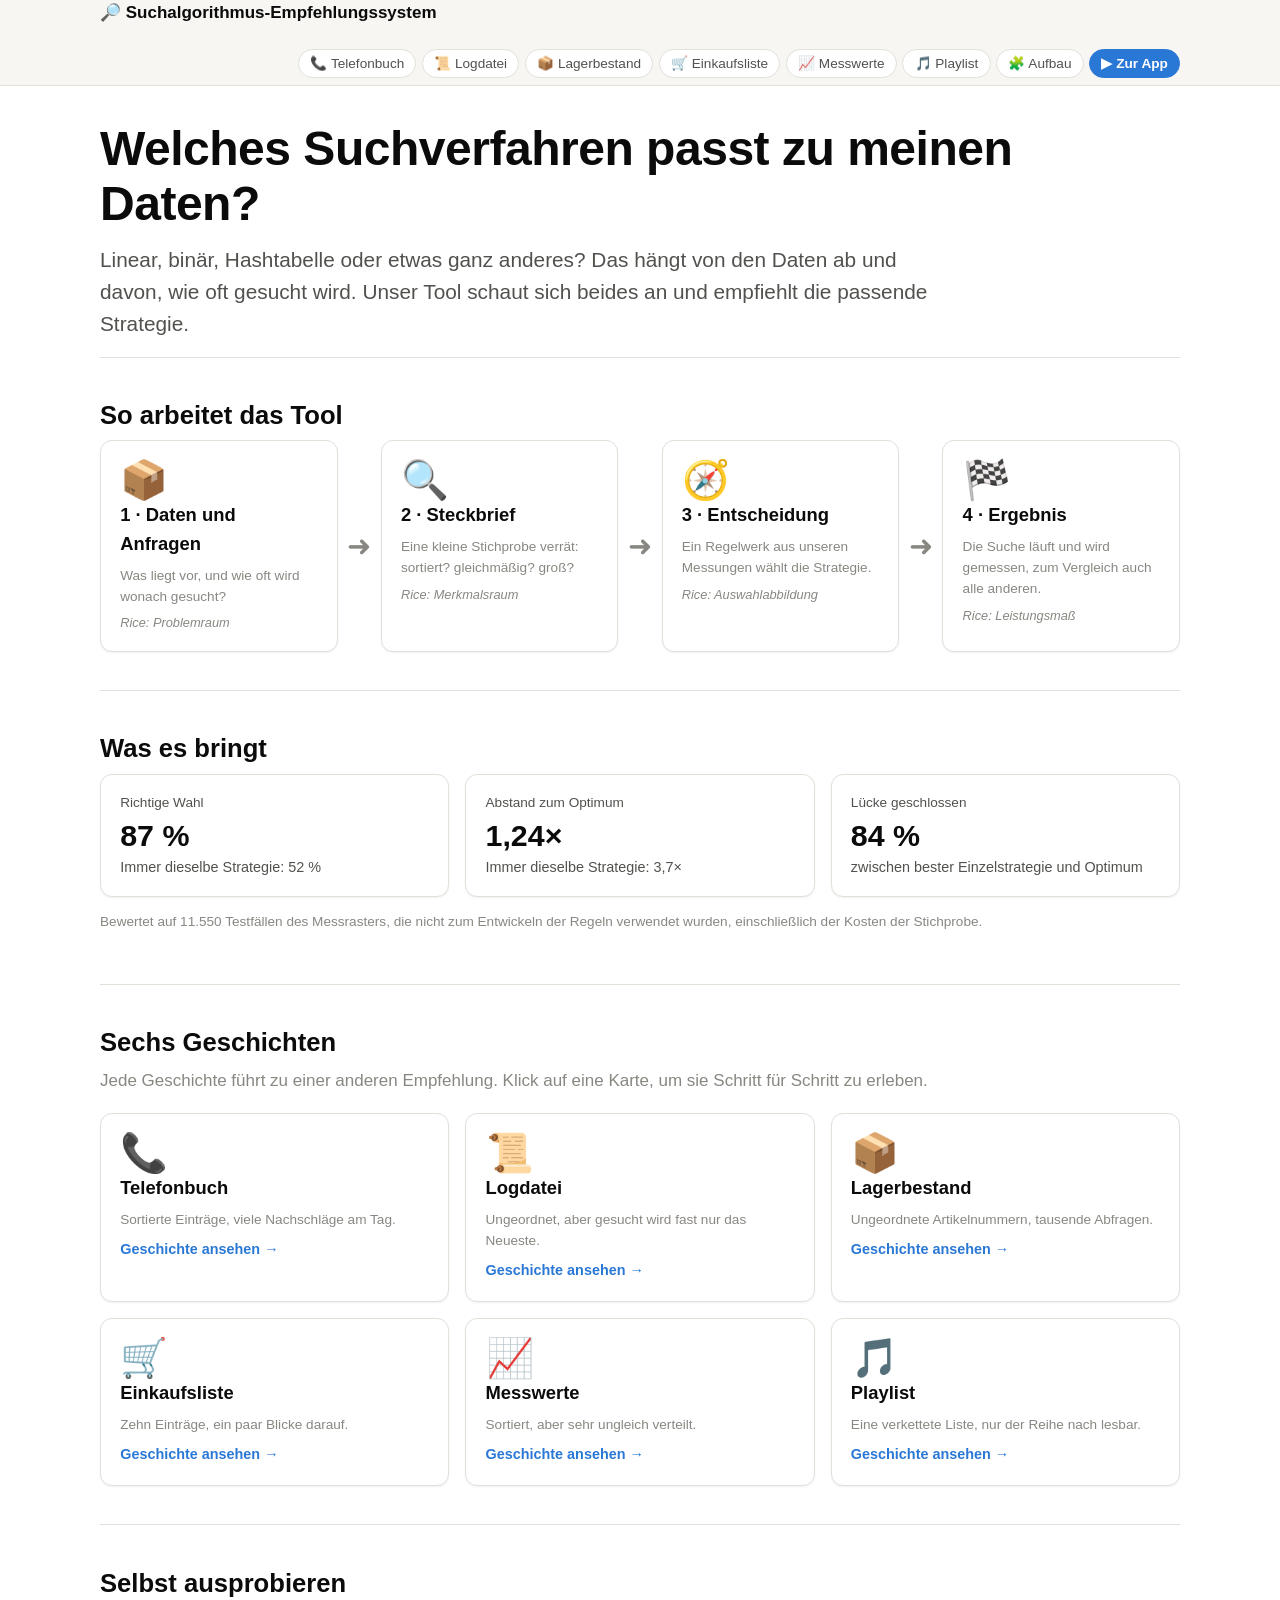
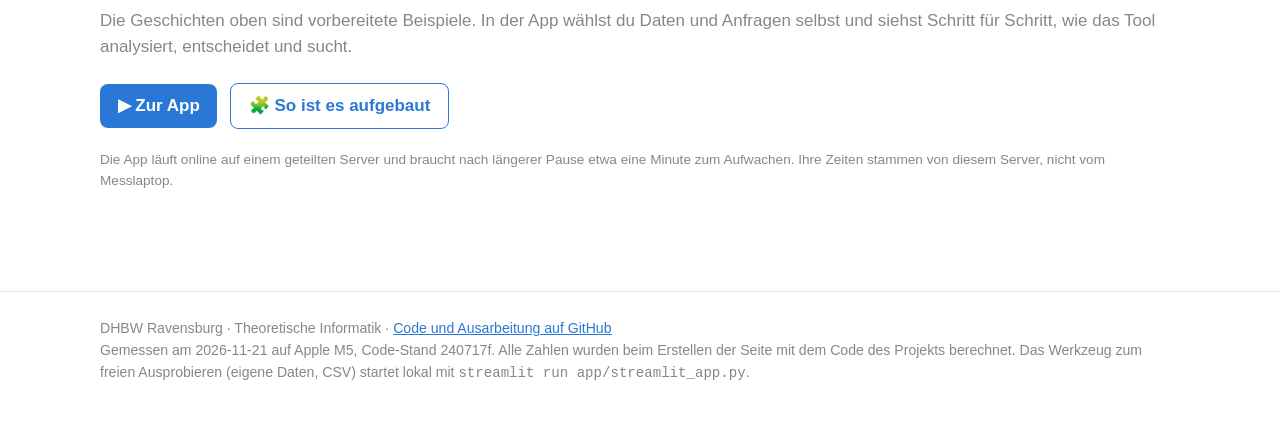
<file: site/index.html>
<!doctype html>
<html lang="de">
<head>
<meta charset="utf-8">
<meta name="viewport" content="width=device-width, initial-scale=1">
<title>Überblick · Suchalgorithmus-Empfehlungssystem</title>
<link rel="stylesheet" href="assets/style.css">
<link rel="icon" href="data:image/svg+xml,<svg xmlns='http://www.w3.org/2000/svg' viewBox='0 0 100 100'><text y='.9em' font-size='90'>🔎</text></svg>">
<script src="assets/site.js" defer></script>
</head>
<body>
<header class="topbar"><div class="wrap">
<a class="brand" href="index.html">🔎 Suchalgorithmus-Empfehlungssystem</a>
<nav class="pills"><a class="pill" href="telefonbuch.html">📞 Telefonbuch</a><a class="pill" href="logdatei.html">📜 Logdatei</a><a class="pill" href="lager.html">📦 Lagerbestand</a><a class="pill" href="einkaufsliste.html">🛒 Einkaufsliste</a><a class="pill" href="messwerte.html">📈 Messwerte</a><a class="pill" href="playlist.html">🎵 Playlist</a><a class="pill" href="aufbau.html">🧩 Aufbau</a><a class="pill app" href="https://suchalgorithmus-empfehlungssystem.streamlit.app/">▶ Zur App</a></nav>
</div></header>
<main class="wrap">

<h1>Welches Suchverfahren passt zu meinen Daten?</h1>
<p class="lead">Linear, binär, Hashtabelle oder etwas ganz anderes? Das hängt von den Daten ab und davon,
wie oft gesucht wird. Unser Tool schaut sich beides an und empfiehlt die passende Strategie.</p>
<section class="chapter"><h2>So arbeitet das Tool</h2><div class="pipeline"><div class="card"><div class="icon">📦</div><h3>1 · Daten und Anfragen</h3><div class="small">Was liegt vor, und wie oft wird wonach gesucht?</div><div class="rice">Rice: Problemraum</div></div><div class="arrow">➜</div><div class="card"><div class="icon">🔍</div><h3>2 · Steckbrief</h3><div class="small">Eine kleine Stichprobe verrät: sortiert? gleichmäßig? groß?</div><div class="rice">Rice: Merkmalsraum</div></div><div class="arrow">➜</div><div class="card"><div class="icon">🧭</div><h3>3 · Entscheidung</h3><div class="small">Ein Regelwerk aus unseren Messungen wählt die Strategie.</div><div class="rice">Rice: Auswahlabbildung</div></div><div class="arrow">➜</div><div class="card"><div class="icon">🏁</div><h3>4 · Ergebnis</h3><div class="small">Die Suche läuft und wird gemessen, zum Vergleich auch alle anderen.</div><div class="rice">Rice: Leistungsmaß</div></div></div></section>
<section class="chapter"><h2>Was es bringt</h2><div class="grid three"><div class="card"><div class="label">Richtige Wahl</div><div class="value">87 %</div><div class="verdict">Immer dieselbe Strategie: 52 %</div></div><div class="card"><div class="label">Abstand zum Optimum</div><div class="value">1,24×</div><div class="verdict">Immer dieselbe Strategie: 3,7×</div></div><div class="card"><div class="label">Lücke geschlossen</div><div class="value">84 %</div><div class="verdict">zwischen bester Einzelstrategie und Optimum</div></div></div><p class="small">Bewertet auf 11.550 Testfällen des Messrasters, die nicht zum Entwickeln der Regeln verwendet wurden, einschließlich der Kosten der Stichprobe.</p></section>
<section class="chapter"><h2>Sechs Geschichten</h2>
<p class="question">Jede Geschichte führt zu einer anderen Empfehlung. Klick auf eine Karte, um sie Schritt für Schritt zu erleben.</p>
<div class="grid three"><a class="card story-card" href="telefonbuch.html"><div class="icon">📞</div><h3>Telefonbuch</h3><div class="small">Sortierte Einträge, viele Nachschläge am Tag.</div><span class="go">Geschichte ansehen →</span></a><a class="card story-card" href="logdatei.html"><div class="icon">📜</div><h3>Logdatei</h3><div class="small">Ungeordnet, aber gesucht wird fast nur das Neueste.</div><span class="go">Geschichte ansehen →</span></a><a class="card story-card" href="lager.html"><div class="icon">📦</div><h3>Lagerbestand</h3><div class="small">Ungeordnete Artikelnummern, tausende Abfragen.</div><span class="go">Geschichte ansehen →</span></a><a class="card story-card" href="einkaufsliste.html"><div class="icon">🛒</div><h3>Einkaufsliste</h3><div class="small">Zehn Einträge, ein paar Blicke darauf.</div><span class="go">Geschichte ansehen →</span></a><a class="card story-card" href="messwerte.html"><div class="icon">📈</div><h3>Messwerte</h3><div class="small">Sortiert, aber sehr ungleich verteilt.</div><span class="go">Geschichte ansehen →</span></a><a class="card story-card" href="playlist.html"><div class="icon">🎵</div><h3>Playlist</h3><div class="small">Eine verkettete Liste, nur der Reihe nach lesbar.</div><span class="go">Geschichte ansehen →</span></a></div></section>
<section class="chapter"><h2>Selbst ausprobieren</h2>
<p class="question">Die Geschichten oben sind vorbereitete Beispiele. In der App wählst du Daten und Anfragen selbst und siehst Schritt für Schritt,
wie das Tool analysiert, entscheidet und sucht.</p>
<p><a class="button" href="https://suchalgorithmus-empfehlungssystem.streamlit.app/">▶ Zur App</a> <a class="button secondary" href="aufbau.html">🧩 So ist es aufgebaut</a></p>
<p class="small">Die App läuft online auf einem geteilten Server und braucht nach längerer Pause etwa eine Minute zum Aufwachen.
Ihre Zeiten stammen von diesem Server, nicht vom Messlaptop.</p></section>

</main>
<footer><div class="wrap">
DHBW Ravensburg · Theoretische Informatik · <a href="https://github.com/MarlonM05/Suchalgorithmus-Empfehlungssystem">Code und Ausarbeitung auf GitHub</a><br>
Gemessen am 2026-11-21 auf Apple M5, Code-Stand 240717f. Alle Zahlen wurden beim Erstellen der Seite mit dem Code des Projekts berechnet.
Das Werkzeug zum freien Ausprobieren (eigene Daten, CSV) startet lokal mit <code>streamlit run app/streamlit_app.py</code>.
</div></footer>
</body>
</html>
</file>
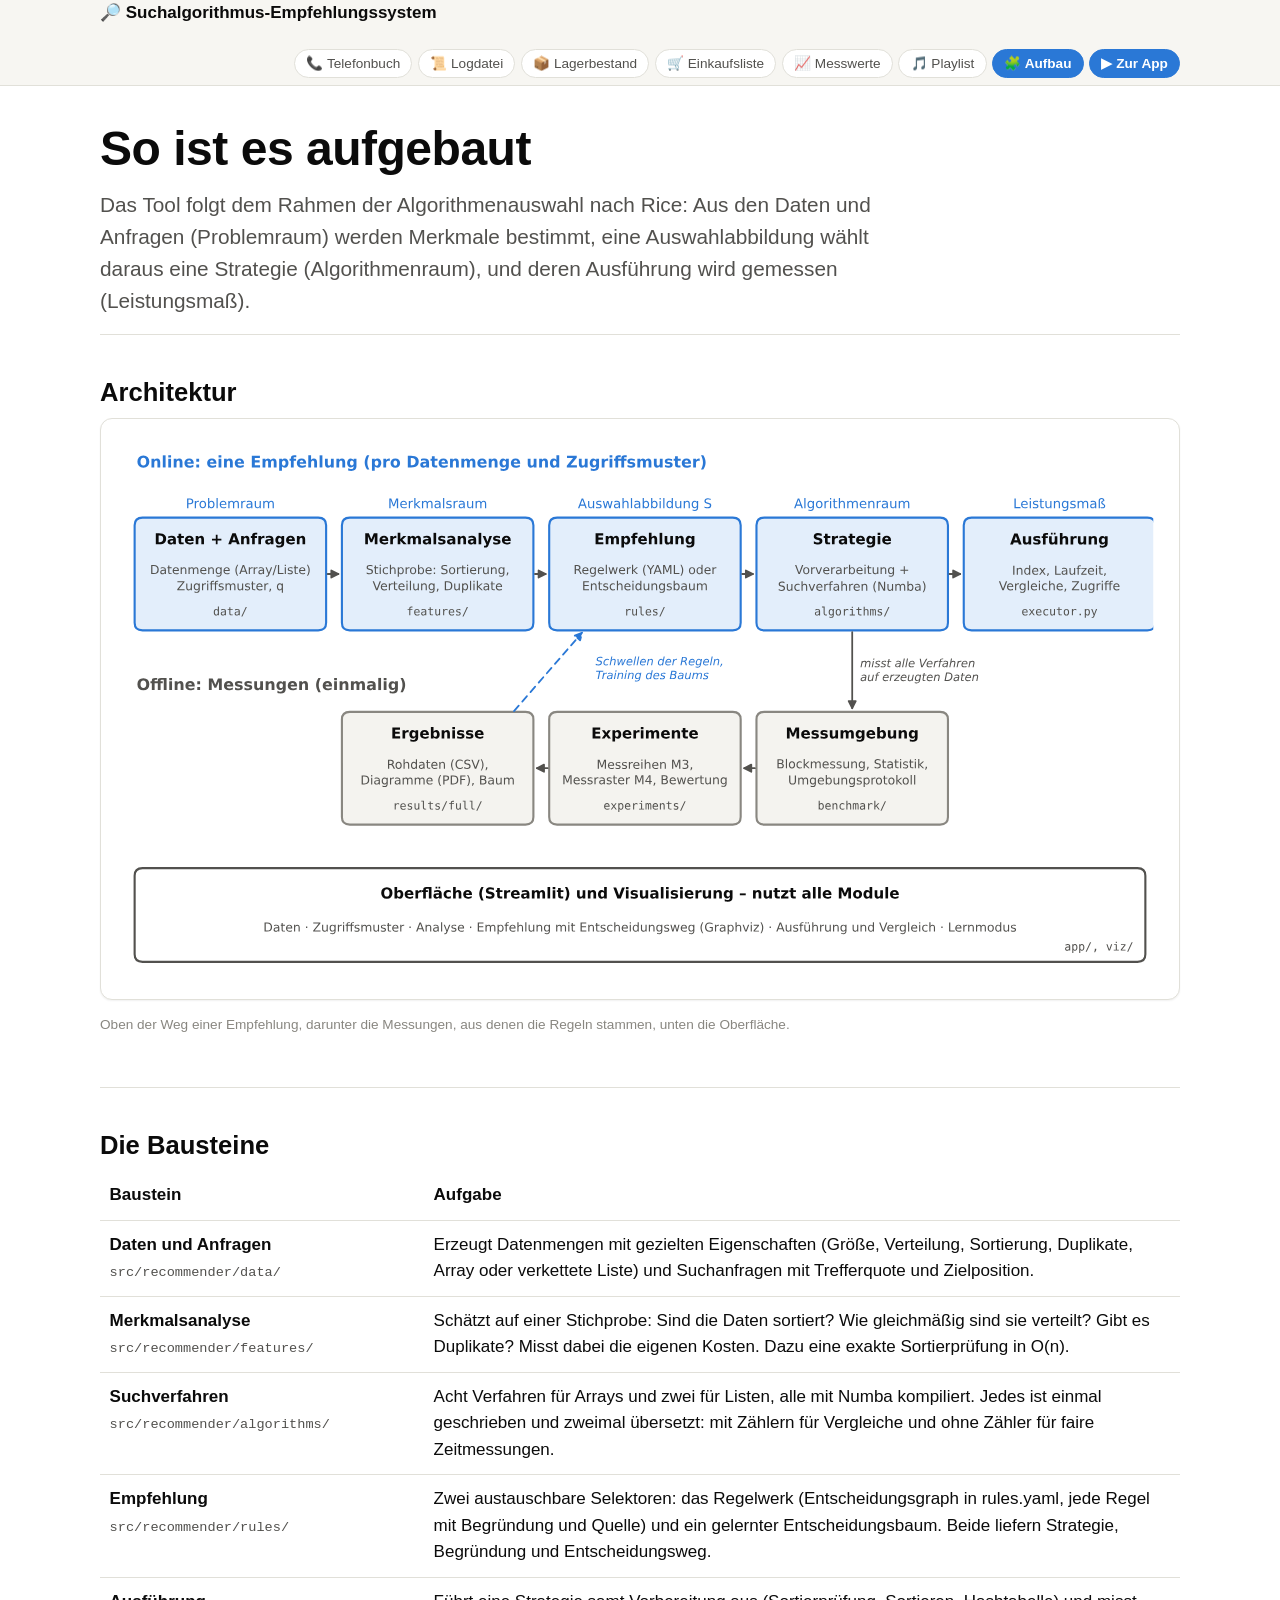
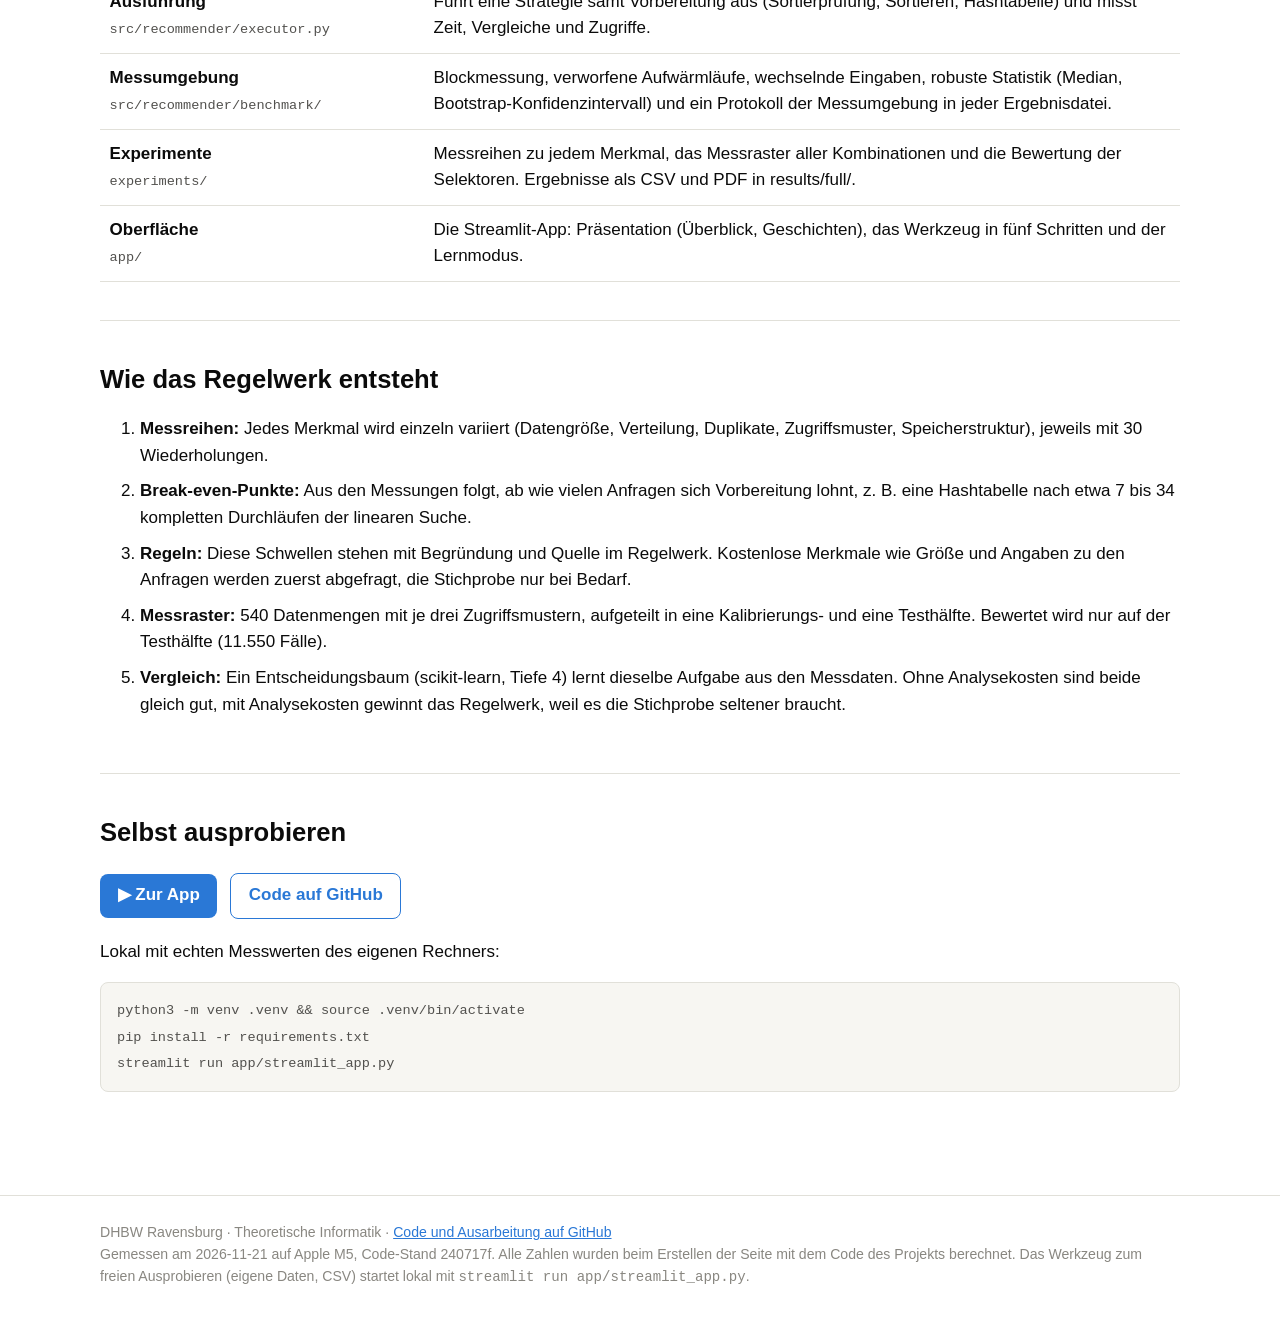
<file: site/aufbau.html>
<!doctype html>
<html lang="de">
<head>
<meta charset="utf-8">
<meta name="viewport" content="width=device-width, initial-scale=1">
<title>Aufbau · Suchalgorithmus-Empfehlungssystem</title>
<link rel="stylesheet" href="assets/style.css">
<link rel="icon" href="data:image/svg+xml,<svg xmlns='http://www.w3.org/2000/svg' viewBox='0 0 100 100'><text y='.9em' font-size='90'>🔎</text></svg>">
<script src="assets/site.js" defer></script>
</head>
<body>
<header class="topbar"><div class="wrap">
<a class="brand" href="index.html">🔎 Suchalgorithmus-Empfehlungssystem</a>
<nav class="pills"><a class="pill" href="telefonbuch.html">📞 Telefonbuch</a><a class="pill" href="logdatei.html">📜 Logdatei</a><a class="pill" href="lager.html">📦 Lagerbestand</a><a class="pill" href="einkaufsliste.html">🛒 Einkaufsliste</a><a class="pill" href="messwerte.html">📈 Messwerte</a><a class="pill" href="playlist.html">🎵 Playlist</a><a class="pill active" href="aufbau.html">🧩 Aufbau</a><a class="pill app" href="https://suchalgorithmus-empfehlungssystem.streamlit.app/">▶ Zur App</a></nav>
</div></header>
<main class="wrap">

<h1>So ist es aufgebaut</h1>
<p class="lead">Das Tool folgt dem Rahmen der Algorithmenauswahl nach Rice: Aus den Daten und Anfragen (Problemraum) werden Merkmale bestimmt,
eine Auswahlabbildung wählt daraus eine Strategie (Algorithmenraum), und deren Ausführung wird gemessen (Leistungsmaß).</p>
<section class="chapter"><h2>Architektur</h2>
<div class="card figure"><img src="assets/architektur.svg" alt="Architekturdiagramm: oben der Weg einer Empfehlung, darunter die Messungen, unten die Oberfläche"></div>
<p class="small">Oben der Weg einer Empfehlung, darunter die Messungen, aus denen die Regeln stammen, unten die Oberfläche.</p></section>
<section class="chapter"><h2>Die Bausteine</h2>
<table class="modules"><thead><tr><th>Baustein</th><th>Aufgabe</th></tr></thead><tbody><tr><td><strong>Daten und Anfragen</strong><br><code>src/recommender/data/</code></td><td>Erzeugt Datenmengen mit gezielten Eigenschaften (Größe, Verteilung, Sortierung, Duplikate, Array oder verkettete Liste) und Suchanfragen mit Trefferquote und Zielposition.</td></tr><tr><td><strong>Merkmalsanalyse</strong><br><code>src/recommender/features/</code></td><td>Schätzt auf einer Stichprobe: Sind die Daten sortiert? Wie gleichmäßig sind sie verteilt? Gibt es Duplikate? Misst dabei die eigenen Kosten. Dazu eine exakte Sortierprüfung in O(n).</td></tr><tr><td><strong>Suchverfahren</strong><br><code>src/recommender/algorithms/</code></td><td>Acht Verfahren für Arrays und zwei für Listen, alle mit Numba kompiliert. Jedes ist einmal geschrieben und zweimal übersetzt: mit Zählern für Vergleiche und ohne Zähler für faire Zeitmessungen.</td></tr><tr><td><strong>Empfehlung</strong><br><code>src/recommender/rules/</code></td><td>Zwei austauschbare Selektoren: das Regelwerk (Entscheidungsgraph in rules.yaml, jede Regel mit Begründung und Quelle) und ein gelernter Entscheidungsbaum. Beide liefern Strategie, Begründung und Entscheidungsweg.</td></tr><tr><td><strong>Ausführung</strong><br><code>src/recommender/executor.py</code></td><td>Führt eine Strategie samt Vorbereitung aus (Sortierprüfung, Sortieren, Hashtabelle) und misst Zeit, Vergleiche und Zugriffe.</td></tr><tr><td><strong>Messumgebung</strong><br><code>src/recommender/benchmark/</code></td><td>Blockmessung, verworfene Aufwärmläufe, wechselnde Eingaben, robuste Statistik (Median, Bootstrap-Konfidenzintervall) und ein Protokoll der Messumgebung in jeder Ergebnisdatei.</td></tr><tr><td><strong>Experimente</strong><br><code>experiments/</code></td><td>Messreihen zu jedem Merkmal, das Messraster aller Kombinationen und die Bewertung der Selektoren. Ergebnisse als CSV und PDF in results/full/.</td></tr><tr><td><strong>Oberfläche</strong><br><code>app/</code></td><td>Die Streamlit-App: Präsentation (Überblick, Geschichten), das Werkzeug in fünf Schritten und der Lernmodus.</td></tr></tbody></table></section>
<section class="chapter"><h2>Wie das Regelwerk entsteht</h2>
<ol class="steps">
<li><strong>Messreihen:</strong> Jedes Merkmal wird einzeln variiert (Datengröße, Verteilung, Duplikate, Zugriffsmuster, Speicherstruktur), jeweils mit 30 Wiederholungen.</li>
<li><strong>Break-even-Punkte:</strong> Aus den Messungen folgt, ab wie vielen Anfragen sich Vorbereitung lohnt, z. B. eine Hashtabelle nach etwa 7 bis 34 kompletten Durchläufen der linearen Suche.</li>
<li><strong>Regeln:</strong> Diese Schwellen stehen mit Begründung und Quelle im Regelwerk. Kostenlose Merkmale wie Größe und Angaben zu den Anfragen werden zuerst abgefragt, die Stichprobe nur bei Bedarf.</li>
<li><strong>Messraster:</strong> 540 Datenmengen mit je drei Zugriffsmustern, aufgeteilt in eine Kalibrierungs- und eine Testhälfte. Bewertet wird nur auf der Testhälfte (11.550 Fälle).</li>
<li><strong>Vergleich:</strong> Ein Entscheidungsbaum (scikit-learn, Tiefe 4) lernt dieselbe Aufgabe aus den Messdaten. Ohne Analysekosten sind beide gleich gut, mit Analysekosten gewinnt das Regelwerk, weil es die Stichprobe seltener braucht.</li>
</ol></section>
<section class="chapter"><h2>Selbst ausprobieren</h2>
<p><a class="button" href="https://suchalgorithmus-empfehlungssystem.streamlit.app/">▶ Zur App</a> <a class="button secondary" href="https://github.com/MarlonM05/Suchalgorithmus-Empfehlungssystem">Code auf GitHub</a></p>
<p>Lokal mit echten Messwerten des eigenen Rechners:</p>
<pre><code>python3 -m venv .venv &amp;&amp; source .venv/bin/activate
pip install -r requirements.txt
streamlit run app/streamlit_app.py</code></pre></section>

</main>
<footer><div class="wrap">
DHBW Ravensburg · Theoretische Informatik · <a href="https://github.com/MarlonM05/Suchalgorithmus-Empfehlungssystem">Code und Ausarbeitung auf GitHub</a><br>
Gemessen am 2026-11-21 auf Apple M5, Code-Stand 240717f. Alle Zahlen wurden beim Erstellen der Seite mit dem Code des Projekts berechnet.
Das Werkzeug zum freien Ausprobieren (eigene Daten, CSV) startet lokal mit <code>streamlit run app/streamlit_app.py</code>.
</div></footer>
</body>
</html>
</file>
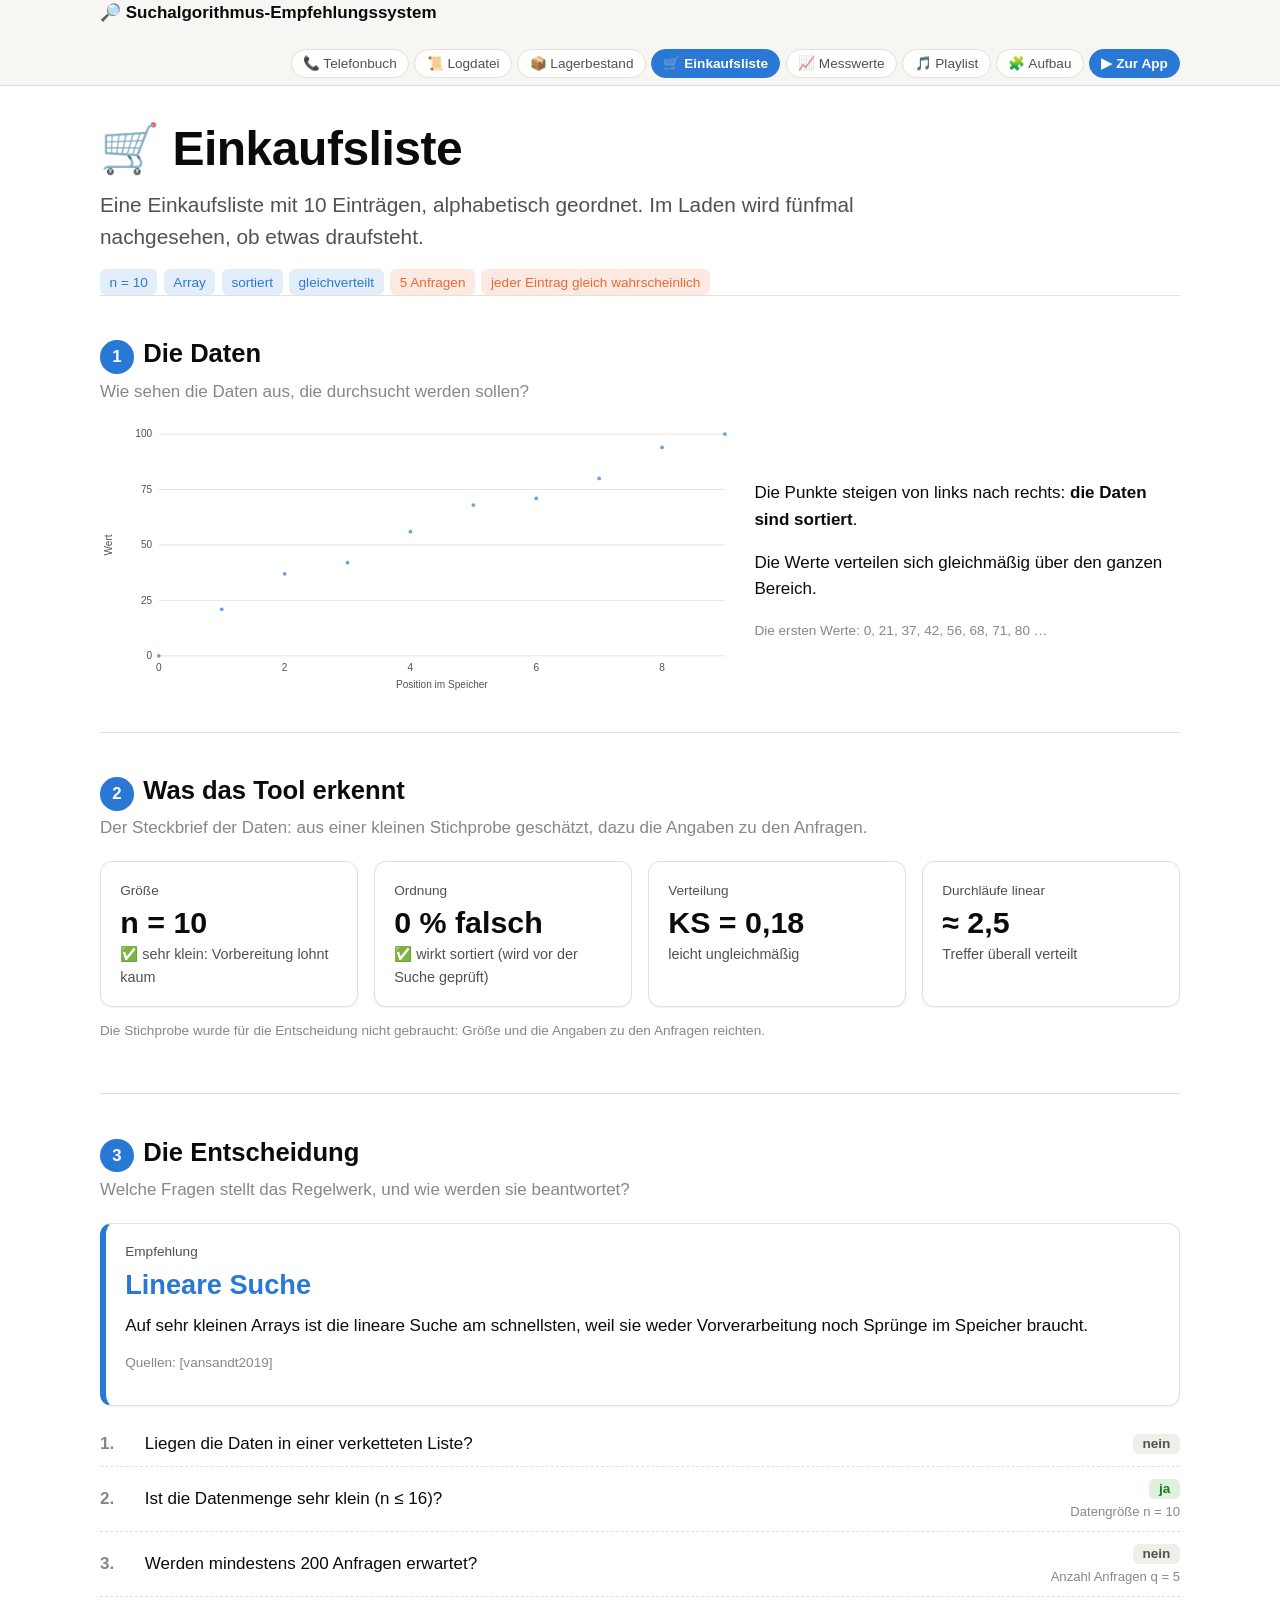
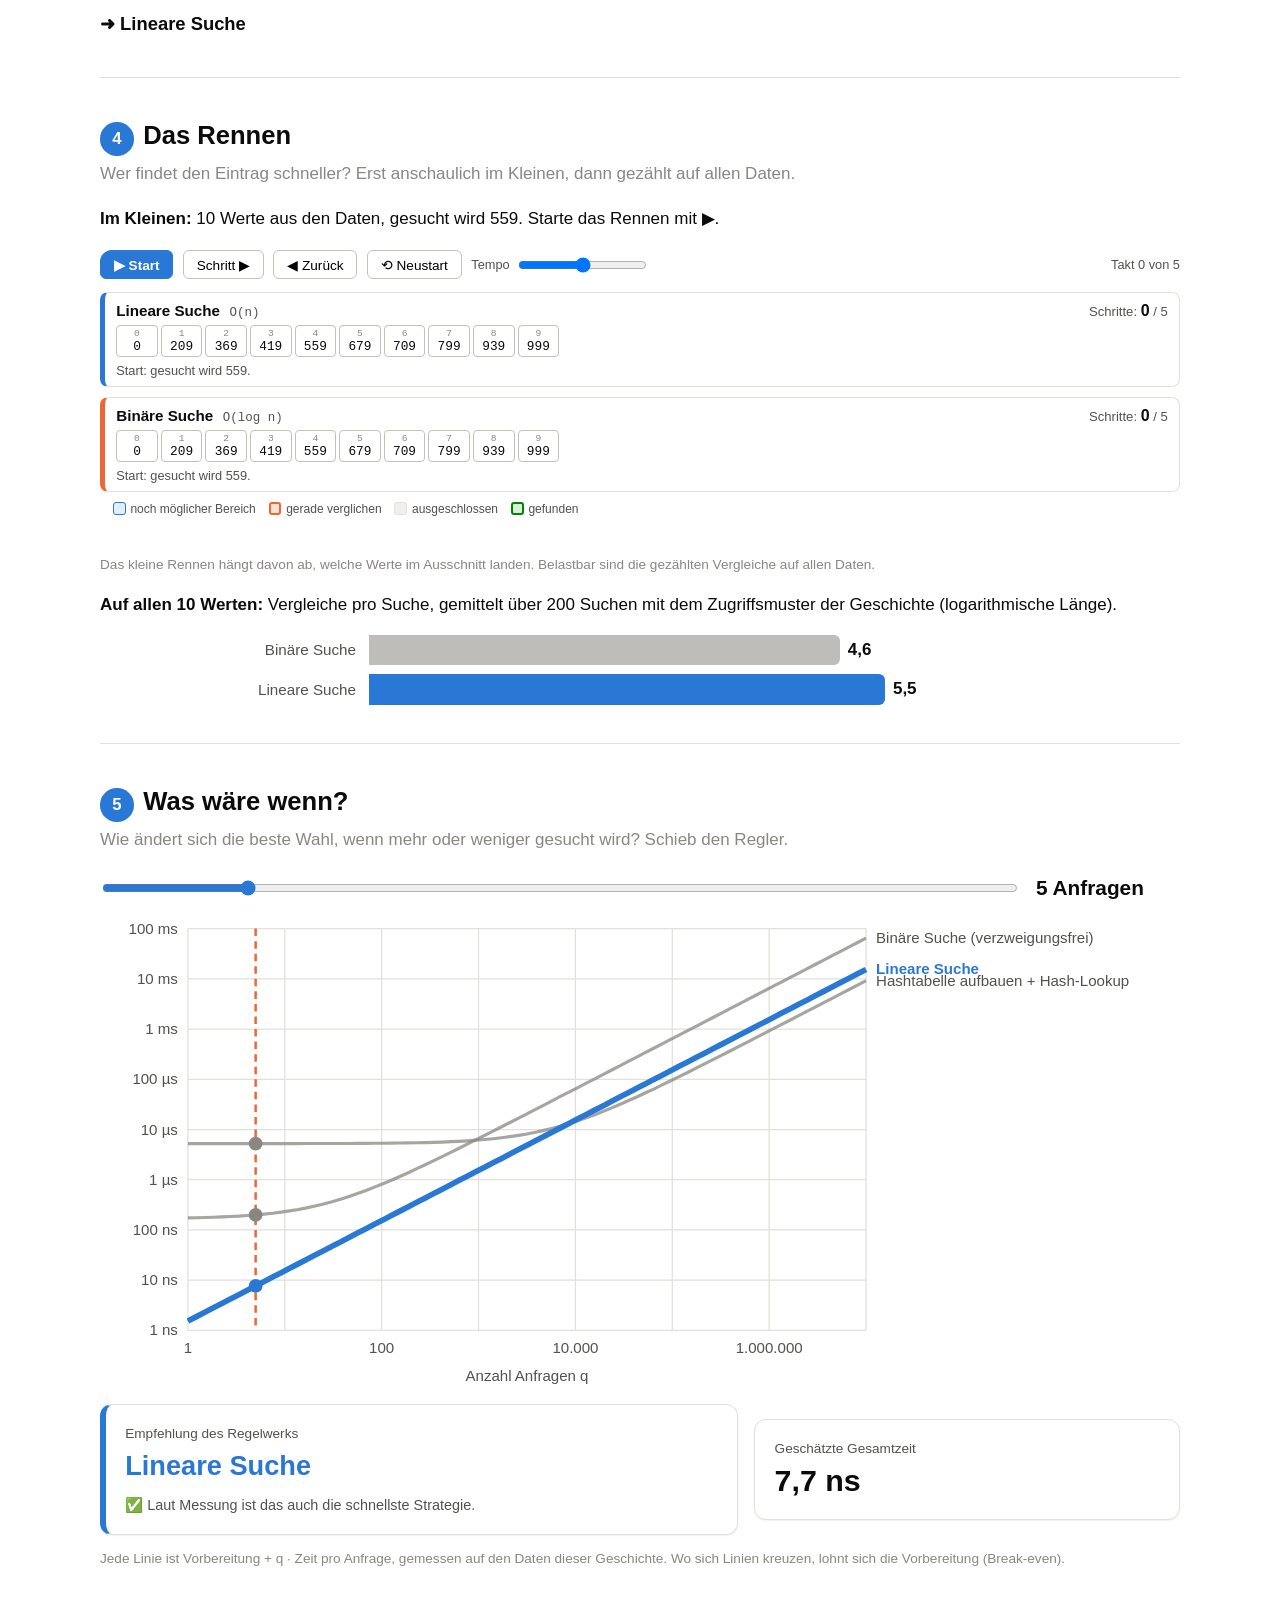
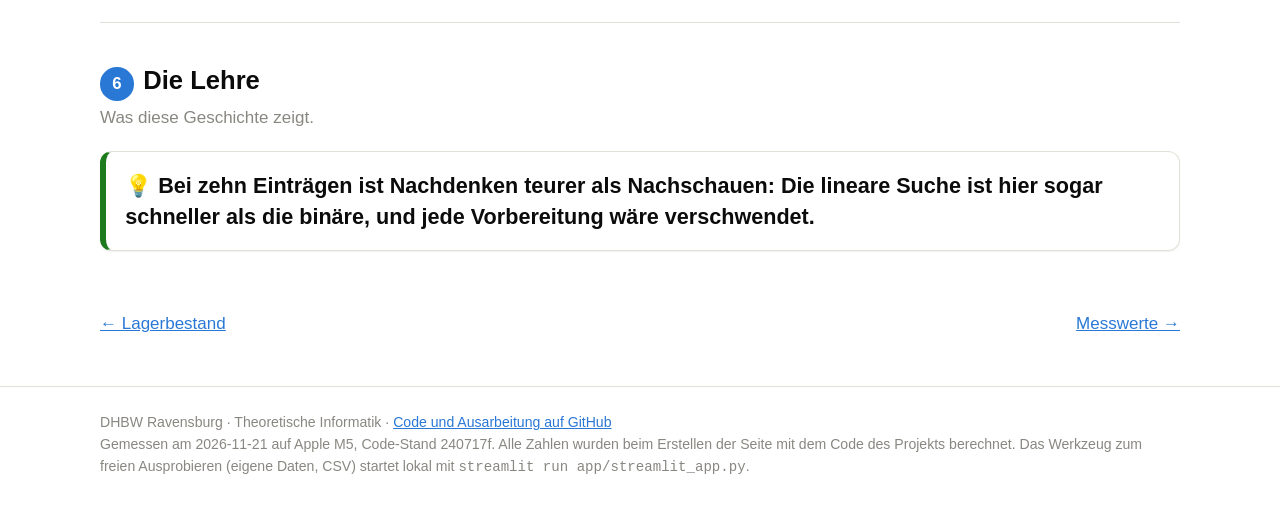
<file: site/einkaufsliste.html>
<!doctype html>
<html lang="de">
<head>
<meta charset="utf-8">
<meta name="viewport" content="width=device-width, initial-scale=1">
<title>Einkaufsliste · Suchalgorithmus-Empfehlungssystem</title>
<link rel="stylesheet" href="assets/style.css">
<link rel="icon" href="data:image/svg+xml,<svg xmlns='http://www.w3.org/2000/svg' viewBox='0 0 100 100'><text y='.9em' font-size='90'>🔎</text></svg>">
<script src="assets/site.js" defer></script>
</head>
<body>
<header class="topbar"><div class="wrap">
<a class="brand" href="index.html">🔎 Suchalgorithmus-Empfehlungssystem</a>
<nav class="pills"><a class="pill" href="telefonbuch.html">📞 Telefonbuch</a><a class="pill" href="logdatei.html">📜 Logdatei</a><a class="pill" href="lager.html">📦 Lagerbestand</a><a class="pill active" href="einkaufsliste.html">🛒 Einkaufsliste</a><a class="pill" href="messwerte.html">📈 Messwerte</a><a class="pill" href="playlist.html">🎵 Playlist</a><a class="pill" href="aufbau.html">🧩 Aufbau</a><a class="pill app" href="https://suchalgorithmus-empfehlungssystem.streamlit.app/">▶ Zur App</a></nav>
</div></header>
<main class="wrap">
<h1>🛒 Einkaufsliste</h1><p class="lead">Eine Einkaufsliste mit 10 Einträgen, alphabetisch geordnet. Im Laden wird fünfmal nachgesehen, ob etwas draufsteht.</p><div class="badges"><span class="badge">n = 10</span><span class="badge">Array</span><span class="badge">sortiert</span><span class="badge">gleichverteilt</span><span class="badge orange">5 Anfragen</span><span class="badge orange">jeder Eintrag gleich wahrscheinlich</span></div><section class="chapter"><h2><span class="chapter-no">1</span>Die Daten</h2><p class="question">Wie sehen die Daten aus, die durchsucht werden sollen?</p><div class="grid two"><div class="chart" id="chart-data"></div><div><p>Die Punkte steigen von links nach rechts: <strong>die Daten sind sortiert</strong>.</p><p>Die Werte verteilen sich gleichmäßig über den ganzen Bereich.</p><p class="small">Die ersten Werte: 0, 21, 37, 42, 56, 68, 71, 80 …</p></div></div></section><section class="chapter"><h2><span class="chapter-no">2</span>Was das Tool erkennt</h2><p class="question">Der Steckbrief der Daten: aus einer kleinen Stichprobe geschätzt, dazu die Angaben zu den Anfragen.</p><div class="grid four"><div class="card" title=""><div class="label">Größe</div><div class="value">n = 10</div><div class="verdict">✅ sehr klein: Vorbereitung lohnt kaum</div></div><div class="card" title="Anteil der Nachbarpaare in falscher Reihenfolge, geschätzt auf einer Stichprobe."><div class="label">Ordnung</div><div class="value">0 % falsch</div><div class="verdict">✅ wirkt sortiert (wird vor der Suche geprüft)</div></div><div class="card" title="Abstand zur Gleichverteilung: 0 = ganz gleichmäßig, nahe 1 = stark schief."><div class="label">Verteilung</div><div class="value">KS = 0,18</div><div class="verdict">leicht ungleichmäßig</div></div><div class="card" title="So oft müsste die lineare Suche für alle Anfragen zusammen komplett durch die Daten laufen."><div class="label">Durchläufe linear</div><div class="value">≈ 2,5</div><div class="verdict">Treffer überall verteilt</div></div></div><p class="small">Die Stichprobe wurde für die Entscheidung nicht gebraucht: Größe und die Angaben zu den Anfragen reichten.</p></section><section class="chapter"><h2><span class="chapter-no">3</span>Die Entscheidung</h2><p class="question">Welche Fragen stellt das Regelwerk, und wie werden sie beantwortet?</p><div class="card recommendation"><div class="label">Empfehlung</div><div class="name">Lineare Suche</div><div>Auf sehr kleinen Arrays ist die lineare Suche am schnellsten, weil sie weder Vorverarbeitung noch Sprünge im Speicher braucht.</div><p class=small>Quellen: [vansandt2019]</p></div><ol class="chain"><li><span>Liegen die Daten in einer verketteten Liste?</span><span class="answer"><span class="badge no">nein</span><span class="measured"></span></span></li><li><span>Ist die Datenmenge sehr klein (n ≤ 16)?</span><span class="answer"><span class="badge yes">ja</span><span class="measured">Datengröße n = 10</span></span></li><li><span>Werden mindestens 200 Anfragen erwartet?</span><span class="answer"><span class="badge no">nein</span><span class="measured">Anzahl Anfragen q = 5</span></span></li></ol><div class="chain-end">➜ Lineare Suche</div></section><section class="chapter"><h2><span class="chapter-no">4</span>Das Rennen</h2><p class="question">Wer findet den Eintrag schneller? Erst anschaulich im Kleinen, dann gezählt auf allen Daten.</p><p><strong>Im Kleinen:</strong> 10 Werte aus den Daten, gesucht wird 559. Starte das Rennen mit ▶.</p><iframe class="race-frame" src="rennen-einkaufsliste.html" height="364" title="Wettrennen"></iframe><p class="small">Das kleine Rennen hängt davon ab, welche Werte im Ausschnitt landen. Belastbar sind die gezählten Vergleiche auf allen Daten.</p><p><strong>Auf allen 10 Werten:</strong> Vergleiche pro Suche, gemittelt über 200 Suchen mit dem Zugriffsmuster der Geschichte (logarithmische Länge).</p><div class="bars" id="chart-counts"></div></section><section class="chapter"><h2><span class="chapter-no">5</span>Was wäre wenn?</h2><p class="question">Wie ändert sich die beste Wahl, wenn mehr oder weniger gesucht wird? Schieb den Regler.</p><div id="what-if"><div class="slider-row"><input type="range" min="0" step="1" aria-label="Anzahl Anfragen"><output></output></div><div class="chart"></div><div class="grid two" style="margin-top:1rem"><div class="card recommendation"><div class="label">Empfehlung des Regelwerks</div><div class="name" data-field="recommended"></div><div class="verdict" data-field="agreement"></div></div><div class="card"><div class="label">Geschätzte Gesamtzeit</div><div class="value" data-field="total"></div></div></div><p class="small">Jede Linie ist Vorbereitung + q · Zeit pro Anfrage, gemessen auf den Daten dieser Geschichte. Wo sich Linien kreuzen, lohnt sich die Vorbereitung (Break-even).</p></div></section><section class="chapter"><h2><span class="chapter-no">6</span>Die Lehre</h2><p class="question">Was diese Geschichte zeigt.</p><div class="card lesson">💡 Bei zehn Einträgen ist Nachdenken teurer als Nachschauen: Die lineare Suche ist hier sogar schneller als die binäre, und jede Vorbereitung wäre verschwendet.</div></section><div class="next-story"><a href="lager.html">← Lagerbestand</a><a href="messwerte.html">Messwerte →</a></div><script type="application/json" id="story-data">{"points": [[0, 0], [1, 21], [2, 37], [3, 42], [4, 56], [5, 68], [6, 71], [7, 80], [8, 94], [9, 100]], "counts": [{"name": "Lineare Suche", "value": 5.525, "recommended": true}, {"name": "Binäre Suche", "value": 4.615, "recommended": false}], "what_if": {"steps": [1, 3, 5, 10, 30, 100, 300, 1000, 3000, 10000, 30000, 100000, 1000000, 10000000], "default_q": 5, "decisions": {"1": {"recommended": "Lineare Suche", "total_ns": 1.542, "agreement": "✅ Laut Messung ist das auch die schnellste Strategie."}, "3": {"recommended": "Lineare Suche", "total_ns": 4.626, "agreement": "✅ Laut Messung ist das auch die schnellste Strategie."}, "5": {"recommended": "Lineare Suche", "total_ns": 7.71, "agreement": "✅ Laut Messung ist das auch die schnellste Strategie."}, "10": {"recommended": "Lineare Suche", "total_ns": 15.42, "agreement": "✅ Laut Messung ist das auch die schnellste Strategie."}, "30": {"recommended": "Lineare Suche", "total_ns": 46.26, "agreement": "✅ Laut Messung ist das auch die schnellste Strategie."}, "100": {"recommended": "Lineare Suche", "total_ns": 154.20000000000002, "agreement": "✅ Laut Messung ist das auch die schnellste Strategie."}, "300": {"recommended": "Hashtabelle aufbauen + Hash-Lookup", "total_ns": 5524.8, "agreement": "⚠️ Laut Messung wäre „Lineare Suche“ 11,9-mal so schnell."}, "1000": {"recommended": "Hashtabelle aufbauen + Hash-Lookup", "total_ns": 6166.0, "agreement": "⚠️ Laut Messung wäre „Lineare Suche“ 4-mal so schnell."}, "3000": {"recommended": "Hashtabelle aufbauen + Hash-Lookup", "total_ns": 7998.0, "agreement": "⚠️ Laut Messung wäre „Lineare Suche“ 1,7-mal so schnell."}, "10000": {"recommended": "Hashtabelle aufbauen + Hash-Lookup", "total_ns": 14410.0, "agreement": "✅ Laut Messung ist das auch die schnellste Strategie."}, "30000": {"recommended": "Hashtabelle aufbauen + Hash-Lookup", "total_ns": 32730.0, "agreement": "✅ Laut Messung ist das auch die schnellste Strategie."}, "100000": {"recommended": "Hashtabelle aufbauen + Hash-Lookup", "total_ns": 96850.0, "agreement": "✅ Laut Messung ist das auch die schnellste Strategie."}, "1000000": {"recommended": "Hashtabelle aufbauen + Hash-Lookup", "total_ns": 921250.0, "agreement": "✅ Laut Messung ist das auch die schnellste Strategie."}, "10000000": {"recommended": "Hashtabelle aufbauen + Hash-Lookup", "total_ns": 9165250.0, "agreement": "✅ Laut Messung ist das auch die schnellste Strategie."}}, "curves": [{"name": "Lineare Suche", "prep": 0, "query": 1.542}, {"name": "Hashtabelle aufbauen + Hash-Lookup", "prep": 5250, "query": 0.916}, {"name": "Binäre Suche (verzweigungsfrei)", "prep": 167, "query": 6.458}]}}</script>
</main>
<footer><div class="wrap">
DHBW Ravensburg · Theoretische Informatik · <a href="https://github.com/MarlonM05/Suchalgorithmus-Empfehlungssystem">Code und Ausarbeitung auf GitHub</a><br>
Gemessen am 2026-11-21 auf Apple M5, Code-Stand 240717f. Alle Zahlen wurden beim Erstellen der Seite mit dem Code des Projekts berechnet.
Das Werkzeug zum freien Ausprobieren (eigene Daten, CSV) startet lokal mit <code>streamlit run app/streamlit_app.py</code>.
</div></footer>
</body>
</html>
</file>
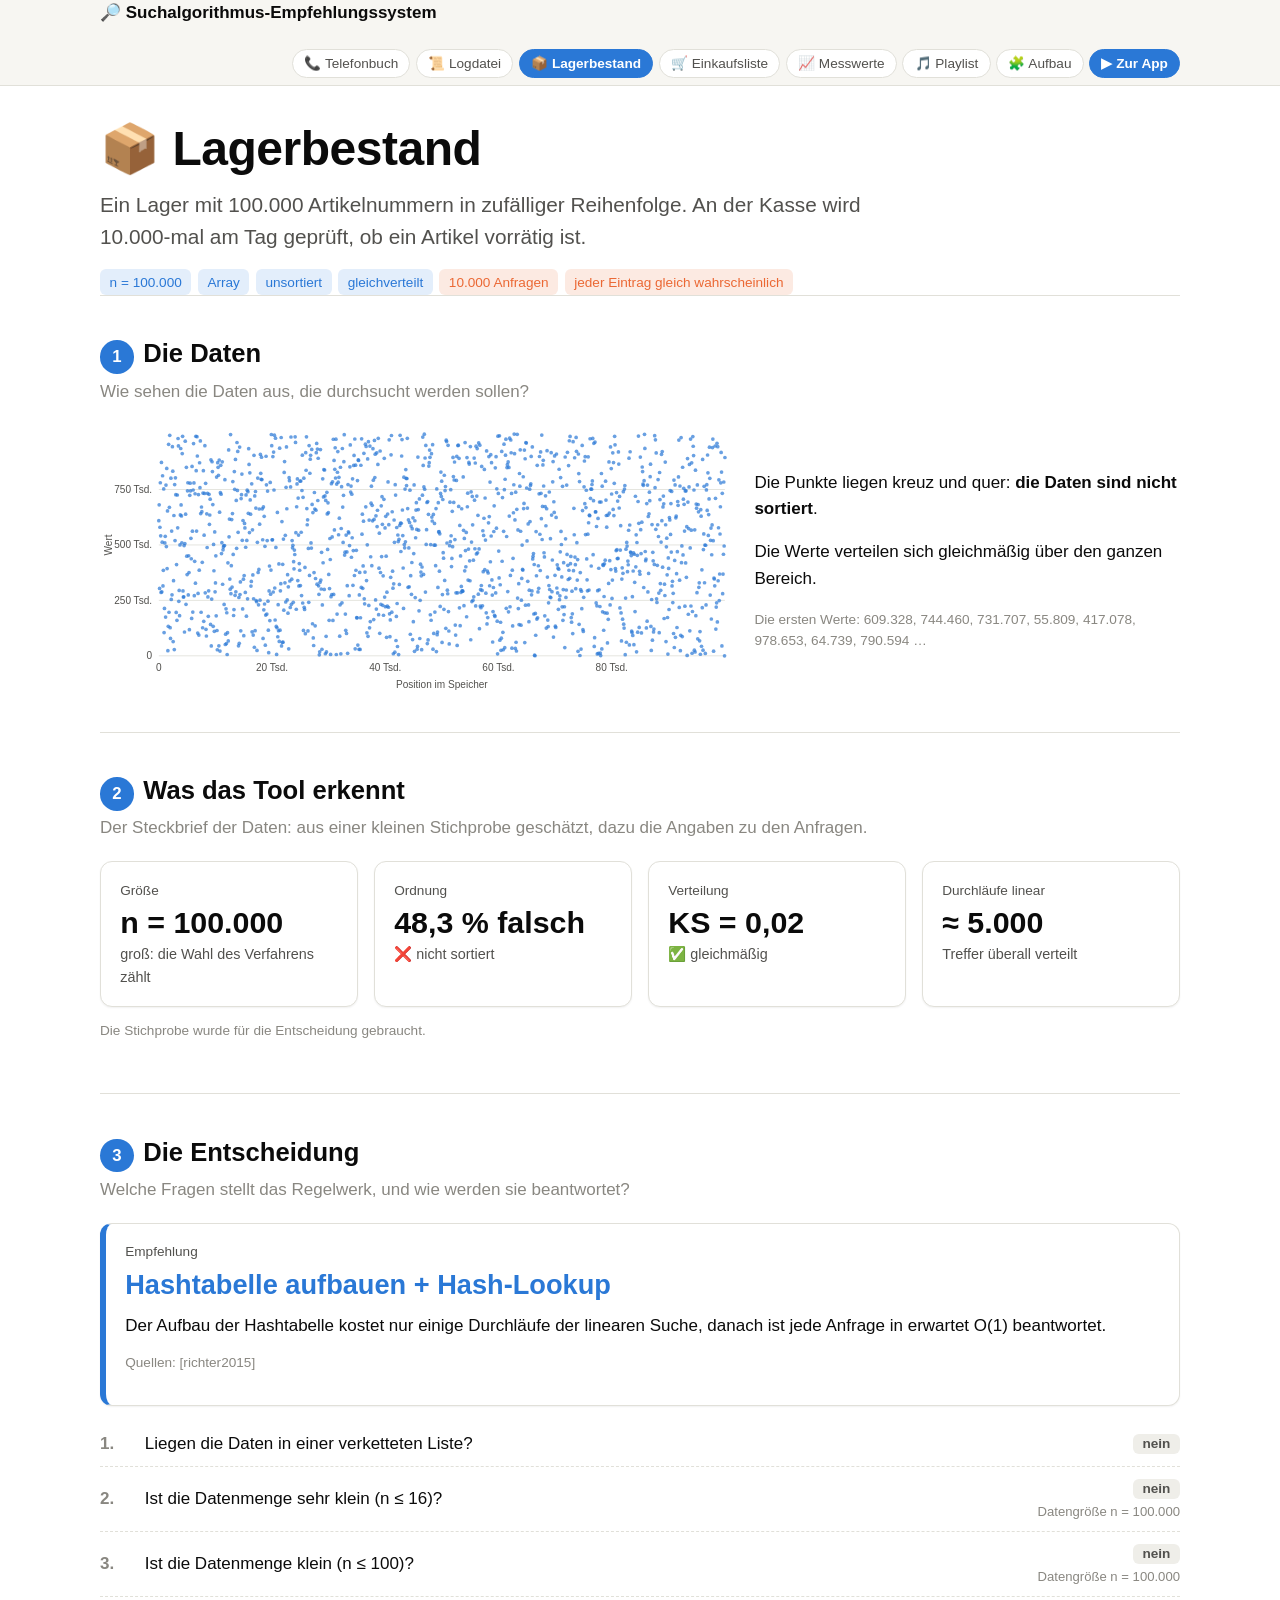
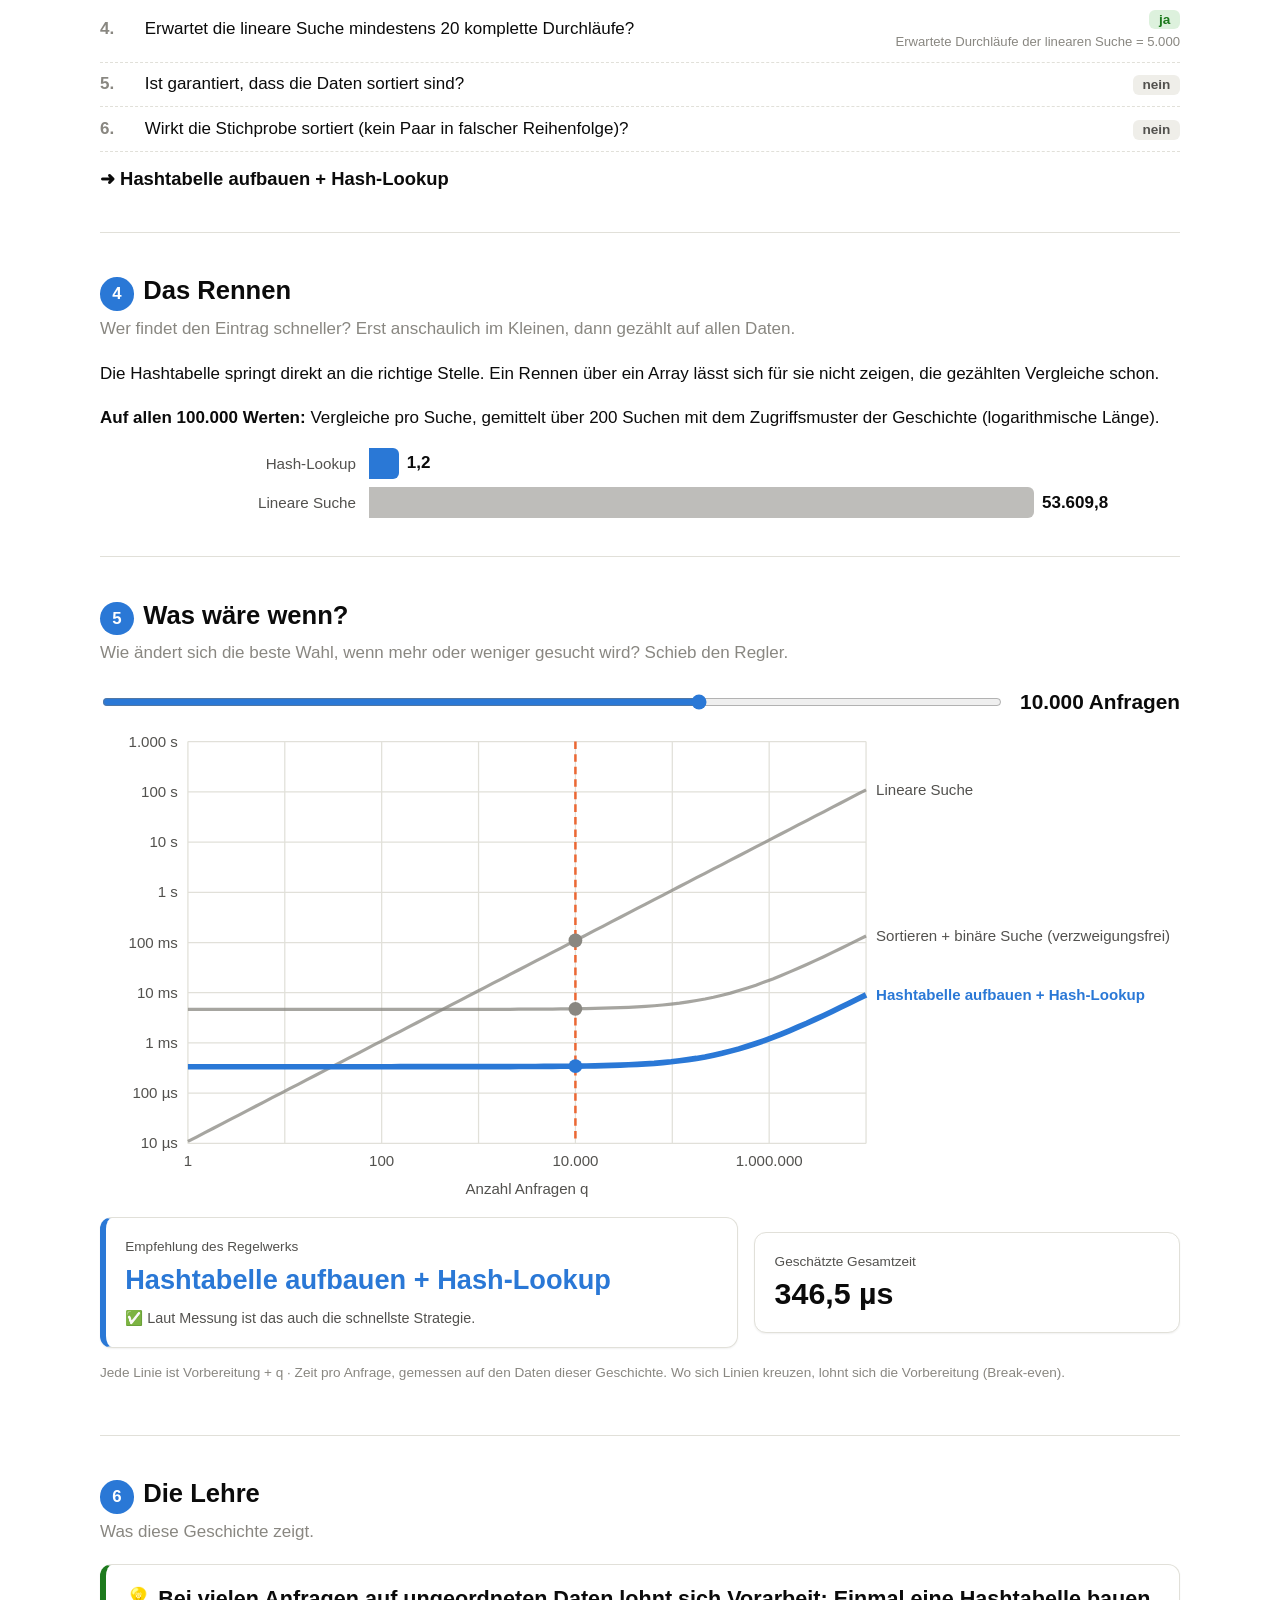
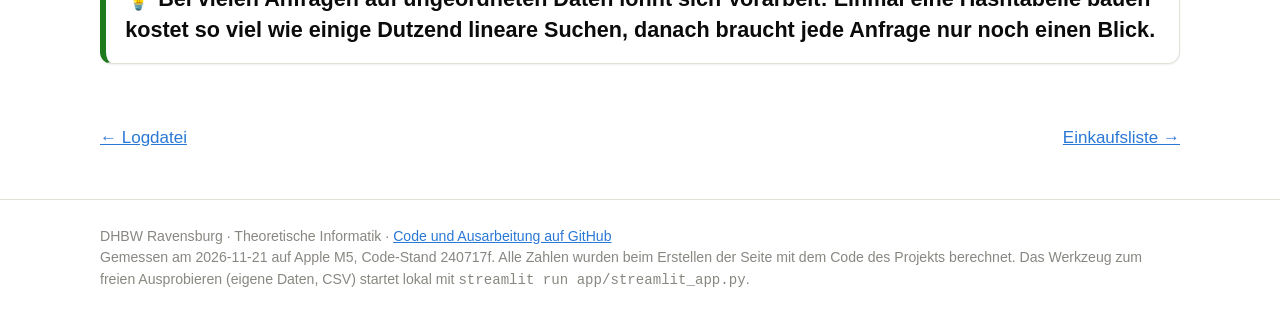
<file: site/lager.html>
<!doctype html>
<html lang="de">
<head>
<meta charset="utf-8">
<meta name="viewport" content="width=device-width, initial-scale=1">
<title>Lagerbestand · Suchalgorithmus-Empfehlungssystem</title>
<link rel="stylesheet" href="assets/style.css">
<link rel="icon" href="data:image/svg+xml,<svg xmlns='http://www.w3.org/2000/svg' viewBox='0 0 100 100'><text y='.9em' font-size='90'>🔎</text></svg>">
<script src="assets/site.js" defer></script>
</head>
<body>
<header class="topbar"><div class="wrap">
<a class="brand" href="index.html">🔎 Suchalgorithmus-Empfehlungssystem</a>
<nav class="pills"><a class="pill" href="telefonbuch.html">📞 Telefonbuch</a><a class="pill" href="logdatei.html">📜 Logdatei</a><a class="pill active" href="lager.html">📦 Lagerbestand</a><a class="pill" href="einkaufsliste.html">🛒 Einkaufsliste</a><a class="pill" href="messwerte.html">📈 Messwerte</a><a class="pill" href="playlist.html">🎵 Playlist</a><a class="pill" href="aufbau.html">🧩 Aufbau</a><a class="pill app" href="https://suchalgorithmus-empfehlungssystem.streamlit.app/">▶ Zur App</a></nav>
</div></header>
<main class="wrap">
<h1>📦 Lagerbestand</h1><p class="lead">Ein Lager mit 100.000 Artikelnummern in zufälliger Reihenfolge. An der Kasse wird 10.000-mal am Tag geprüft, ob ein Artikel vorrätig ist.</p><div class="badges"><span class="badge">n = 100.000</span><span class="badge">Array</span><span class="badge">unsortiert</span><span class="badge">gleichverteilt</span><span class="badge orange">10.000 Anfragen</span><span class="badge orange">jeder Eintrag gleich wahrscheinlich</span></div><section class="chapter"><h2><span class="chapter-no">1</span>Die Daten</h2><p class="question">Wie sehen die Daten aus, die durchsucht werden sollen?</p><div class="grid two"><div class="chart" id="chart-data"></div><div><p>Die Punkte liegen kreuz und quer: <strong>die Daten sind nicht sortiert</strong>.</p><p>Die Werte verteilen sich gleichmäßig über den ganzen Bereich.</p><p class="small">Die ersten Werte: 609.328, 744.460, 731.707, 55.809, 417.078, 978.653, 64.739, 790.594 …</p></div></div></section><section class="chapter"><h2><span class="chapter-no">2</span>Was das Tool erkennt</h2><p class="question">Der Steckbrief der Daten: aus einer kleinen Stichprobe geschätzt, dazu die Angaben zu den Anfragen.</p><div class="grid four"><div class="card" title=""><div class="label">Größe</div><div class="value">n = 100.000</div><div class="verdict">groß: die Wahl des Verfahrens zählt</div></div><div class="card" title="Anteil der Nachbarpaare in falscher Reihenfolge, geschätzt auf einer Stichprobe."><div class="label">Ordnung</div><div class="value">48,3 % falsch</div><div class="verdict">❌ nicht sortiert</div></div><div class="card" title="Abstand zur Gleichverteilung: 0 = ganz gleichmäßig, nahe 1 = stark schief."><div class="label">Verteilung</div><div class="value">KS = 0,02</div><div class="verdict">✅ gleichmäßig</div></div><div class="card" title="So oft müsste die lineare Suche für alle Anfragen zusammen komplett durch die Daten laufen."><div class="label">Durchläufe linear</div><div class="value">≈ 5.000</div><div class="verdict">Treffer überall verteilt</div></div></div><p class="small">Die Stichprobe wurde für die Entscheidung gebraucht.</p></section><section class="chapter"><h2><span class="chapter-no">3</span>Die Entscheidung</h2><p class="question">Welche Fragen stellt das Regelwerk, und wie werden sie beantwortet?</p><div class="card recommendation"><div class="label">Empfehlung</div><div class="name">Hashtabelle aufbauen + Hash-Lookup</div><div>Der Aufbau der Hashtabelle kostet nur einige Durchläufe der linearen Suche, danach ist jede Anfrage in erwartet O(1) beantwortet.</div><p class=small>Quellen: [richter2015]</p></div><ol class="chain"><li><span>Liegen die Daten in einer verketteten Liste?</span><span class="answer"><span class="badge no">nein</span><span class="measured"></span></span></li><li><span>Ist die Datenmenge sehr klein (n ≤ 16)?</span><span class="answer"><span class="badge no">nein</span><span class="measured">Datengröße n = 100.000</span></span></li><li><span>Ist die Datenmenge klein (n ≤ 100)?</span><span class="answer"><span class="badge no">nein</span><span class="measured">Datengröße n = 100.000</span></span></li><li><span>Erwartet die lineare Suche mindestens 20 komplette Durchläufe?</span><span class="answer"><span class="badge yes">ja</span><span class="measured">Erwartete Durchläufe der linearen Suche = 5.000</span></span></li><li><span>Ist garantiert, dass die Daten sortiert sind?</span><span class="answer"><span class="badge no">nein</span><span class="measured"></span></span></li><li><span>Wirkt die Stichprobe sortiert (kein Paar in falscher Reihenfolge)?</span><span class="answer"><span class="badge no">nein</span><span class="measured"></span></span></li></ol><div class="chain-end">➜ Hashtabelle aufbauen + Hash-Lookup</div></section><section class="chapter"><h2><span class="chapter-no">4</span>Das Rennen</h2><p class="question">Wer findet den Eintrag schneller? Erst anschaulich im Kleinen, dann gezählt auf allen Daten.</p><p>Die Hashtabelle springt direkt an die richtige Stelle. Ein Rennen über ein Array lässt sich für sie nicht zeigen, die gezählten Vergleiche schon.</p><p><strong>Auf allen 100.000 Werten:</strong> Vergleiche pro Suche, gemittelt über 200 Suchen mit dem Zugriffsmuster der Geschichte (logarithmische Länge).</p><div class="bars" id="chart-counts"></div></section><section class="chapter"><h2><span class="chapter-no">5</span>Was wäre wenn?</h2><p class="question">Wie ändert sich die beste Wahl, wenn mehr oder weniger gesucht wird? Schieb den Regler.</p><div id="what-if"><div class="slider-row"><input type="range" min="0" step="1" aria-label="Anzahl Anfragen"><output></output></div><div class="chart"></div><div class="grid two" style="margin-top:1rem"><div class="card recommendation"><div class="label">Empfehlung des Regelwerks</div><div class="name" data-field="recommended"></div><div class="verdict" data-field="agreement"></div></div><div class="card"><div class="label">Geschätzte Gesamtzeit</div><div class="value" data-field="total"></div></div></div><p class="small">Jede Linie ist Vorbereitung + q · Zeit pro Anfrage, gemessen auf den Daten dieser Geschichte. Wo sich Linien kreuzen, lohnt sich die Vorbereitung (Break-even).</p></div></section><section class="chapter"><h2><span class="chapter-no">6</span>Die Lehre</h2><p class="question">Was diese Geschichte zeigt.</p><div class="card lesson">💡 Bei vielen Anfragen auf ungeordneten Daten lohnt sich Vorarbeit: Einmal eine Hashtabelle bauen kostet so viel wie einige Dutzend lineare Suchen, danach braucht jede Anfrage nur noch einen Blick.</div></section><div class="next-story"><a href="logdatei.html">← Logdatei</a><a href="einkaufsliste.html">Einkaufsliste →</a></div><script type="application/json" id="story-data">{"points": [[0, 609328], [66, 680723], [133, 303839], [200, 579840], [266, 780344], [333, 541100], [400, 285867], [466, 872115], [533, 288502], [600, 512700], [667, 812104], [733, 315364], [800, 385699], [867, 752771], [933, 104714], [1000, 213642], [1067, 509085], [1134, 538646], [1200, 174929], [1267, 769863], [1334, 492573], [1400, 845239], [1467, 393257], [1534, 653607], [1601, 23147], [1667, 132868], [1734, 953758], [1801, 196585], [1867, 669650], [1934, 994487], [2001, 126950], [2068, 78495], [2134, 800854], [2201, 254228], [2268, 562518], [2334, 274916], [2401, 942934], [2468, 832694], [2534, 64078], [2601, 338960], [2668, 632740], [2735, 28073], [2801, 772145], [2868, 519703], [2935, 802621], [3001, 726627], [3068, 195750], [3135, 411248], [3202, 160269], [3268, 725091], [3335, 577117], [3402, 979992], [3468, 946710], [3535, 245893], [3602, 295124], [3669, 181079], [3735, 500082], [3802, 635231], [3869, 934923], [3935, 680443], [4002, 630945], [4069, 509984], [4136, 912153], [4202, 989709], [4269, 292440], [4336, 265249], [4402, 266191], [4469, 497271], [4536, 107419], [4603, 506579], [4669, 968018], [4736, 638818], [4803, 232217], [4869, 849913], [4936, 449296], [5003, 366394], [5069, 743924], [5136, 780461], [5203, 274832], [5270, 451235], [5336, 375568], [5403, 118051], [5470, 723678], [5536, 778695], [5603, 743984], [5670, 529778], [5737, 437683], [5803, 168499], [5870, 854128], [5937, 562005], [6003, 197109], [6070, 747841], [6137, 957227], [6204, 779672], [6270, 271048], [6337, 426334], [6404, 730788], [6470, 327590], [6537, 990010], [6604, 834691], [6671, 562395], [6737, 988164], [6804, 901170], [6871, 102618], [6937, 281219], [7004, 727134], [7071, 93476], [7138, 386059], [7204, 870507], [7271, 758232], [7338, 969133], [7404, 641269], [7471, 196405], [7538, 671148], [7604, 649888], [7671, 421770], [7738, 126627], [7805, 733703], [7871, 835030], [7938, 155445], [8005, 544191], [8071, 732129], [8138, 947823], [8205, 284002], [8272, 777720], [8338, 119540], [8405, 89408], [8472, 640407], [8538, 488444], [8605, 732588], [8672, 265804], [8739, 178139], [8805, 292920], [8872, 728275], [8939, 592815], [9005, 634948], [9072, 706599], [9139, 141378], [9206, 883647], [9272, 44766], [9339, 255833], [9406, 875165], [9472, 830959], [9539, 682136], [9606, 133064], [9673, 502479], [9739, 383527], [9806, 110672], [9873, 558686], [9939, 288533], [10006, 328602], [10073, 450831], [10139, 180494], [10206, 806124], [10273, 114243], [10340, 27473], [10406, 871098], [10473, 849880], [10540, 814351], [10606, 45064], [10673, 883139], [10740, 647633], [10807, 21375], [10873, 735572], [10940, 858831], [11007, 728844], [11073, 460879], [11140, 510333], [11207, 874987], [11274, 322819], [11340, 477901], [11407, 490259], [11474, 496432], [11540, 231870], [11607, 497422], [11674, 794104], [11741, 51063], [11807, 97443], [11874, 212059], [11941, 55259], [12007, 194189], [12074, 5995], [12141, 104544], [12208, 419220], [12274, 67094], [12341, 928616], [12408, 536568], [12474, 616567], [12541, 346186], [12608, 300597], [12674, 997531], [12741, 280328], [12808, 406467], [12875, 614237], [12941, 310186], [13008, 641590], [13075, 785777], [13141, 457144], [13208, 181807], [13275, 208408], [13342, 830857], [13408, 750816], [13475, 272664], [13542, 885746], [13608, 288956], [13675, 700803], [13742, 484711], [13809, 961888], [13875, 745804], [13942, 921841], [14009, 556916], [14075, 45225], [14142, 262964], [14209, 56313], [14276, 941397], [14342, 275967], [14409, 333362], [14476, 112807], [14542, 708905], [14609, 726549], [14676, 819713], [14743, 520917], [14809, 211697], [14876, 610101], [14943, 345767], [15009, 91053], [15076, 362245], [15143, 597127], [15209, 576934], [15276, 285899], [15343, 489547], [15410, 725684], [15476, 178594], [15543, 520461], [15610, 746959], [15676, 256813], [15743, 740140], [15810, 642551], [15877, 933883], [15943, 863066], [16010, 555569], [16077, 825210], [16143, 702884], [16210, 638660], [16277, 314452], [16344, 335439], [16410, 775786], [16477, 108241], [16544, 568199], [16610, 364825], [16677, 93408], [16744, 257472], [16811, 904060], [16877, 38569], [16944, 720923], [17011, 113352], [17077, 740916], [17144, 666389], [17211, 249477], [17278, 243751], [17344, 24278], [17411, 511947], [17478, 801515], [17544, 376134], [17611, 229989], [17678, 389722], [17744, 662052], [17811, 593854], [17878, 250786], [17945, 908294], [18011, 822831], [18078, 795871], [18145, 895689], [18211, 794551], [18278, 662726], [18345, 523495], [18412, 78318], [18478, 671417], [18545, 207263], [18612, 628815], [18678, 233704], [18745, 493706], [18812, 47863], [18879, 183590], [18945, 899945], [19012, 771202], [19079, 188178], [19145, 519831], [19212, 742815], [19279, 246408], [19346, 115800], [19412, 14270], [19479, 292735], [19546, 405006], [19612, 158961], [19679, 781727], [19746, 278157], [19813, 386693], [19879, 997900], [19946, 947701], [20013, 523128], [20079, 523423], [20146, 898560], [20213, 287679], [20279, 918877], [20346, 747857], [20413, 994885], [20480, 305902], [20546, 161479], [20613, 981549], [20680, 488697], [20746, 132418], [20813, 6153], [20880, 126623], [20947, 646695], [21013, 85966], [21080, 230763], [21147, 112964], [21213, 414600], [21280, 65100], [21347, 936331], [21414, 115788], [21480, 293115], [21547, 325320], [21614, 984583], [21680, 44590], [21747, 605389], [21814, 60983], [21881, 412799], [21947, 61447], [22014, 526231], [22081, 205696], [22147, 827173], [22214, 875839], [22281, 329065], [22348, 543391], [22414, 242785], [22481, 759753], [22548, 941964], [22614, 663131], [22681, 251922], [22748, 365889], [22814, 192220], [22881, 311208], [22948, 31340], [23015, 803454], [23081, 789580], [23148, 337424], [23215, 218441], [23281, 761642], [23348, 986655], [23415, 232120], [23482, 345535], [23548, 519854], [23615, 487104], [23682, 498346], [23748, 241299], [23815, 424636], [23882, 392223], [23949, 476648], [24015, 456973], [24082, 987681], [24149, 962483], [24215, 555211], [24282, 209944], [24349, 672153], [24416, 775291], [24482, 797512], [24549, 339191], [24616, 711295], [24682, 544399], [24749, 315403], [24816, 416157], [24883, 385789], [24949, 787614], [25016, 316931], [25083, 788355], [25149, 557232], [25216, 271811], [25283, 745528], [25349, 904673], [25416, 238076], [25483, 714743], [25550, 114662], [25616, 801163], [25683, 218634], [25750, 209234], [25816, 398660], [25883, 99998], [25950, 916141], [26017, 836888], [26083, 987410], [26150, 663996], [26217, 591025], [26283, 613081], [26350, 112272], [26417, 484460], [26484, 241354], [26550, 948093], [26617, 362729], [26684, 823242], [26750, 886604], [26817, 904386], [26884, 509174], [26951, 485847], [27017, 930833], [27084, 682582], [27151, 144643], [27217, 646061], [27284, 80513], [27351, 46671], [27418, 375195], [27484, 736423], [27551, 662167], [27618, 135053], [27684, 348627], [27751, 656940], [27818, 916080], [27884, 957920], [27951, 323216], [28018, 932173], [28085, 700512], [28151, 890798], [28218, 315514], [28285, 277298], [28351, 4592], [28418, 18015], [28485, 331629], [28552, 930216], [28618, 341758], [28685, 301293], [28752, 466730], [28818, 29702], [28885, 229591], [28952, 798342], [29019, 419740], [29085, 716363], [29152, 839774], [29219, 299586], [29285, 837981], [29352, 721129], [29419, 9254], [29486, 700562], [29552, 87866], [29619, 17624], [29686, 737046], [29752, 639771], [29819, 479864], [29886, 689747], [29953, 645565], [30019, 367059], [30086, 159909], [30153, 303284], [30219, 528925], [30286, 434360], [30353, 6310], [30419, 266911], [30486, 776389], [30553, 276499], [30620, 535940], [30686, 784805], [30753, 159476], [30820, 976580], [30886, 276934], [30953, 881225], [31020, 567935], [31087, 840809], [31153, 938304], [31220, 801980], [31287, 977107], [31353, 6067], [31420, 774533], [31487, 188149], [31554, 827749], [31620, 920875], [31687, 782896], [31754, 545872], [31820, 804683], [31887, 620653], [31954, 88727], [32021, 230033], [32087, 850279], [32154, 8971], [32221, 574022], [32287, 762764], [32354, 239197], [32421, 934994], [32488, 670719], [32554, 511506], [32621, 723818], [32688, 875460], [32754, 997261], [32821, 454449], [32888, 467541], [32954, 188141], [33021, 114789], [33088, 544601], [33155, 100872], [33221, 468581], [33288, 316116], [33355, 11198], [33421, 772016], [33488, 559146], [33555, 553761], [33622, 271116], [33688, 497143], [33755, 852200], [33822, 950845], [33888, 738619], [33955, 765406], [34022, 444495], [34089, 728772], [34155, 532368], [34222, 798144], [34289, 318069], [34355, 474460], [34422, 858685], [34489, 903529], [34556, 362168], [34622, 977708], [34689, 31733], [34756, 859911], [34822, 385783], [34889, 475655], [34956, 172092], [35022, 171178], [35089, 790430], [35156, 48536], [35223, 883218], [35289, 880956], [35356, 29463], [35423, 274676], [35489, 376244], [35556, 29021], [35623, 171779], [35690, 859404], [35756, 308331], [35823, 978546], [35890, 548611], [35956, 638952], [36023, 304538], [36090, 405576], [36157, 607164], [36223, 913066], [36290, 257036], [36357, 234457], [36423, 377503], [36490, 954524], [36557, 671983], [36624, 943915], [36690, 339216], [36757, 103679], [36824, 500724], [36890, 887788], [36957, 88049], [37024, 965657], [37091, 227297], [37157, 611947], [37224, 126416], [37291, 945728], [37357, 154403], [37424, 446809], [37491, 688143], [37557, 765134], [37624, 406588], [37691, 678712], [37758, 608893], [37824, 933917], [37891, 792187], [37958, 163591], [38024, 615019], [38091, 971382], [38158, 803808], [38225, 909449], [38291, 252048], [38358, 631400], [38425, 210943], [38491, 915500], [38558, 582734], [38625, 656337], [38692, 863055], [38758, 980739], [38825, 185731], [38892, 395382], [38958, 553007], [39025, 101515], [39092, 923626], [39159, 375741], [39225, 232054], [39292, 676593], [39359, 447556], [39425, 717698], [39492, 592862], [39559, 227857], [39626, 360808], [39692, 183008], [39759, 705492], [39826, 890637], [39892, 265057], [39959, 576938], [40026, 221194], [40092, 629116], [40159, 449364], [40226, 83212], [40293, 287094], [40359, 224042], [40426, 639442], [40493, 784330], [40559, 219042], [40626, 591546], [40693, 973920], [40760, 189248], [40826, 86344], [40893, 161784], [40960, 353799], [41026, 906180], [41093, 993433], [41160, 196695], [41227, 649625], [41293, 381874], [41360, 305027], [41427, 9340], [41493, 324498], [41560, 612553], [41627, 511703], [41694, 16411], [41760, 771590], [41827, 725069], [41894, 69168], [41960, 177790], [42027, 578688], [42094, 235888], [42161, 41937], [42227, 544790], [42294, 515052], [42361, 5705], [42427, 525154], [42494, 321932], [42561, 587895], [42627, 994197], [42694, 598383], [42761, 470484], [42828, 597863], [42894, 900996], [42961, 974995], [43028, 657577], [43094, 542063], [43161, 395939], [43228, 213623], [43295, 805509], [43361, 501535], [43428, 487048], [43495, 751958], [43561, 513876], [43628, 839858], [43695, 800107], [43762, 767660], [43828, 799721], [43895, 980838], [43962, 664114], [44028, 308809], [44095, 613009], [44162, 486573], [44229, 311457], [44295, 601305], [44362, 746968], [44429, 97270], [44495, 361513], [44562, 585217], [44629, 277469], [44696, 420747], [44762, 573496], [44829, 73372], [44896, 622055], [44962, 154058], [45029, 460970], [45096, 770514], [45162, 20318], [45229, 608990], [45296, 262766], [45363, 532337], [45429, 657149], [45496, 690730], [45563, 570009], [45629, 29578], [45696, 42486], [45763, 896020], [45830, 659615], [45896, 566521], [45963, 202714], [46030, 707330], [46096, 78018], [46163, 250190], [46230, 413449], [46297, 377562], [46363, 360562], [46430, 27570], [46497, 400619], [46563, 724347], [46630, 986583], [46697, 858690], [46764, 367202], [46830, 761432], [46897, 999420], [46964, 751138], [47030, 892100], [47097, 287526], [47164, 948682], [47231, 502134], [47297, 568819], [47364, 691312], [47431, 55286], [47497, 695469], [47564, 71482], [47631, 638151], [47697, 855566], [47764, 870803], [47831, 927924], [47898, 895112], [47964, 185333], [48031, 501596], [48098, 160317], [48164, 911570], [48231, 625684], [48298, 607868], [48365, 952213], [48431, 29774], [48498, 637629], [48565, 100961], [48631, 499102], [48698, 597008], [48765, 197159], [48832, 498842], [48898, 406540], [48965, 663903], [49032, 19186], [49098, 752602], [49165, 95582], [49232, 107158], [49299, 308588], [49365, 690425], [49432, 558920], [49499, 560037], [49565, 381617], [49632, 549961], [49699, 222844], [49766, 732258], [49832, 828700], [49899, 718597], [49966, 787571], [50032, 60543], [50099, 276111], [50166, 704812], [50232, 465243], [50299, 440441], [50366, 209688], [50433, 814347], [50499, 340036], [50566, 745198], [50633, 763100], [50699, 124087], [50766, 972317], [50833, 966190], [50900, 508638], [50966, 296085], [51033, 279916], [51100, 949272], [51166, 199598], [51233, 112046], [51300, 53446], [51367, 496584], [51433, 693007], [51500, 514584], [51567, 749400], [51633, 541384], [51700, 402359], [51767, 439036], [51834, 651459], [51900, 492349], [51967, 894532], [52034, 808307], [52100, 691612], [52167, 792761], [52234, 874080], [52301, 524348], [52367, 138552], [52434, 93694], [52501, 284268], [52567, 790988], [52634, 899142], [52701, 46822], [52767, 284221], [52834, 947974], [52901, 949954], [52968, 673821], [53034, 890450], [53101, 216494], [53168, 587969], [53234, 135831], [53301, 450294], [53368, 285459], [53435, 313048], [53501, 663313], [53568, 293198], [53635, 291862], [53701, 291314], [53768, 806761], [53835, 565787], [53902, 226253], [53968, 529454], [54035, 383078], [54102, 961414], [54168, 474630], [54235, 401578], [54302, 556529], [54369, 176217], [54435, 893950], [54502, 672328], [54569, 733499], [54635, 341711], [54702, 481405], [54769, 872282], [54836, 864630], [54902, 428553], [54969, 338419], [55036, 943630], [55102, 72459], [55169, 739310], [55236, 512850], [55302, 244412], [55369, 718957], [55436, 590849], [55503, 250591], [55569, 431362], [55636, 265831], [55703, 891825], [55769, 701708], [55836, 482946], [55903, 869473], [55970, 225198], [56036, 945492], [56103, 459659], [56170, 720334], [56236, 934366], [56303, 464465], [56370, 633506], [56437, 277807], [56503, 959972], [56570, 481939], [56637, 122361], [56703, 950016], [56770, 224208], [56837, 298335], [56904, 217189], [56970, 317168], [57037, 853993], [57104, 295105], [57170, 225867], [57237, 564102], [57304, 379237], [57371, 542974], [57437, 620301], [57504, 840494], [57571, 388322], [57637, 711729], [57704, 521942], [57771, 282685], [57837, 193967], [57904, 923932], [57971, 143909], [58038, 381975], [58104, 172492], [58171, 373475], [58238, 599600], [58304, 898648], [58371, 627688], [58438, 316040], [58505, 783309], [58571, 424244], [58638, 907159], [58705, 540346], [58771, 870866], [58838, 342279], [58905, 274057], [58972, 62425], [59038, 199612], [59105, 308015], [59172, 560597], [59238, 676533], [59305, 182610], [59372, 177675], [59439, 847880], [59505, 283783], [59572, 897842], [59639, 575654], [59705, 753038], [59772, 156207], [59839, 9094], [59906, 990369], [59972, 732387], [60039, 472387], [60106, 351076], [60172, 992381], [60239, 70359], [60306, 320403], [60372, 151475], [60439, 24961], [60506, 79612], [60573, 921573], [60639, 426445], [60706, 713559], [60773, 106102], [60839, 27419], [60906, 561523], [60973, 954531], [61040, 749101], [61106, 36860], [61173, 796138], [61240, 904810], [61306, 976821], [61373, 214020], [61440, 538168], [61507, 848839], [61573, 861752], [61640, 289662], [61707, 874540], [61773, 198246], [61840, 849755], [61907, 629987], [61974, 981439], [62040, 221319], [62107, 362390], [62174, 973154], [62240, 915770], [62307, 732523], [62374, 34409], [62441, 386392], [62507, 134842], [62574, 439696], [62641, 645214], [62707, 771433], [62774, 999909], [62841, 911424], [62907, 613011], [62974, 33305], [63041, 737797], [63108, 61198], [63174, 21862], [63241, 660783], [63308, 998872], [63374, 260183], [63441, 567688], [63508, 213068], [63575, 325432], [63641, 140739], [63708, 822195], [63775, 765036], [63841, 928794], [63908, 561660], [63975, 138172], [64042, 251118], [64108, 349002], [64175, 499474], [64242, 389818], [64308, 386774], [64375, 807373], [64442, 663881], [64509, 687054], [64575, 927816], [64642, 59581], [64709, 888586], [64775, 228233], [64842, 961904], [64909, 959329], [64976, 756798], [65042, 518135], [65109, 666230], [65176, 336022], [65242, 594556], [65309, 229488], [65376, 154014], [65442, 296065], [65509, 751269], [65576, 605195], [65643, 768421], [65709, 775419], [65776, 899035], [65843, 275134], [65909, 292818], [65976, 942205], [66043, 437165], [66110, 448646], [66176, 461003], [66243, 188590], [66310, 411901], [66376, 2948], [66443, 271], [66510, 191366], [66577, 92848], [66643, 560433], [66710, 361125], [66777, 165526], [66843, 859159], [66910, 171794], [66977, 288269], [67044, 406266], [67110, 304418], [67177, 730476], [67244, 898720], [67310, 548262], [67377, 384693], [67444, 919574], [67510, 732673], [67577, 618405], [67644, 995280], [67711, 524449], [67777, 673825], [67844, 860974], [67911, 881380], [67977, 765691], [68044, 464868], [68111, 445983], [68178, 180176], [68244, 673162], [68311, 721682], [68378, 586422], [68444, 125111], [68511, 663162], [68578, 925187], [68645, 354971], [68711, 161317], [68778, 131914], [68845, 238848], [68911, 316738], [68978, 738645], [69045, 299135], [69112, 264896], [69178, 528406], [69245, 262743], [69312, 915999], [69378, 634854], [69445, 289477], [69512, 432106], [69579, 784513], [69645, 875896], [69712, 84326], [69779, 694847], [69845, 646413], [69912, 901350], [69979, 363015], [70045, 133903], [70112, 127925], [70179, 624043], [70246, 910000], [70312, 305749], [70379, 410484], [70446, 283767], [70512, 395026], [70579, 209672], [70646, 390551], [70713, 841301], [70779, 253366], [70846, 270644], [70913, 469168], [70979, 803900], [71046, 560758], [71113, 501999], [71180, 355877], [71246, 221068], [71313, 764175], [71380, 160244], [71446, 298591], [71513, 420123], [71580, 186096], [71647, 221374], [71713, 37111], [71780, 896583], [71847, 527565], [71913, 263178], [71980, 296797], [72047, 769803], [72114, 457441], [72180, 917437], [72247, 408272], [72314, 344143], [72380, 857888], [72447, 385913], [72514, 969902], [72580, 349363], [72647, 989177], [72714, 415338], [72781, 448026], [72847, 172431], [72914, 151800], [72981, 291703], [73047, 189399], [73114, 100181], [73181, 965454], [73248, 383908], [73314, 665282], [73381, 546009], [73448, 893113], [73514, 445434], [73581, 410821], [73648, 302609], [73715, 984953], [73781, 922170], [73848, 510347], [73915, 341458], [73981, 433988], [74048, 20111], [74115, 910187], [74182, 821956], [74248, 141848], [74315, 785924], [74382, 1578], [74448, 375509], [74515, 298537], [74582, 30367], [74649, 291095], [74715, 212424], [74782, 948839], [74849, 654826], [74915, 118220], [74982, 110015], [75049, 263693], [75115, 762205], [75182, 878483], [75249, 686152], [75316, 897957], [75382, 546957], [75449, 668291], [75516, 746514], [75582, 436888], [75649, 342807], [75716, 293110], [75783, 548602], [75849, 897195], [75916, 600163], [75983, 296341], [76049, 634079], [76116, 632065], [76183, 978769], [76250, 710218], [76316, 751845], [76383, 405012], [76450, 751409], [76516, 772585], [76583, 788493], [76650, 980493], [76717, 455920], [76783, 699756], [76850, 958315], [76917, 42253], [76983, 81693], [77050, 963871], [77117, 649028], [77184, 649603], [77250, 238359], [77317, 583212], [77384, 225500], [77450, 8605], [77517, 293944], [77584, 619512], [77650, 11309], [77717, 395013], [77784, 297881], [77851, 693629], [77917, 222466], [77984, 12256], [78051, 961], [78117, 693699], [78184, 822201], [78251, 31224], [78318, 765162], [78384, 198396], [78451, 411014], [78518, 407550], [78584, 115395], [78651, 267452], [78718, 415284], [78785, 193788], [78851, 431205], [78918, 787366], [78985, 702435], [79051, 632695], [79118, 580175], [79185, 192171], [79252, 58199], [79318, 634033], [79385, 164567], [79452, 326281], [79518, 874486], [79585, 643522], [79652, 429109], [79719, 229563], [79785, 941855], [79852, 388790], [79919, 844334], [79985, 729750], [80052, 258942], [80119, 341382], [80185, 915319], [80252, 660079], [80319, 871559], [80386, 632247], [80452, 777933], [80519, 989644], [80586, 951651], [80652, 393322], [80719, 382281], [80786, 474426], [80853, 736010], [80919, 478557], [80986, 438608], [81053, 697921], [81119, 439045], [81186, 919302], [81253, 864518], [81320, 666628], [81386, 718664], [81453, 216152], [81520, 476979], [81586, 586719], [81653, 193562], [81720, 67020], [81787, 345890], [81853, 396719], [81920, 165154], [81987, 371803], [82053, 740136], [82120, 142914], [82187, 124933], [82254, 751732], [82320, 768107], [82387, 5076], [82454, 260362], [82520, 481026], [82587, 61141], [82654, 511183], [82720, 494878], [82787, 379456], [82854, 427031], [82921, 410694], [82987, 566220], [83054, 891322], [83121, 49128], [83187, 589896], [83254, 920347], [83321, 468247], [83388, 465318], [83454, 452188], [83521, 111418], [83588, 105630], [83654, 266528], [83721, 91890], [83788, 382586], [83855, 464076], [83921, 50159], [83988, 458138], [84055, 331370], [84121, 199347], [84188, 719597], [84255, 401298], [84322, 545527], [84388, 18181], [84455, 511024], [84522, 453363], [84588, 106644], [84655, 695895], [84722, 991031], [84789, 597291], [84855, 128179], [84922, 381337], [84989, 367935], [85055, 896182], [85122, 568779], [85189, 461274], [85255, 103340], [85322, 602512], [85389, 851483], [85456, 830713], [85522, 774563], [85589, 768746], [85656, 308034], [85722, 790003], [85789, 998742], [85856, 935136], [85923, 470308], [85989, 428670], [86056, 436500], [86123, 125940], [86189, 686670], [86256, 156294], [86323, 769945], [86390, 287949], [86456, 628356], [86523, 371419], [86590, 640668], [86656, 737935], [86723, 699628], [86790, 807938], [86857, 864237], [86923, 132580], [86990, 24487], [87057, 253997], [87123, 591655], [87190, 70573], [87257, 466539], [87324, 428504], [87390, 107557], [87457, 121027], [87524, 412080], [87590, 992577], [87657, 758290], [87724, 973862], [87790, 570613], [87857, 914771], [87924, 257201], [87991, 240726], [88057, 408113], [88124, 590956], [88191, 794749], [88257, 538023], [88324, 283004], [88391, 104260], [88458, 826580], [88524, 704392], [88591, 325652], [88658, 295204], [88724, 512922], [88791, 908748], [88858, 609379], [88925, 921236], [88991, 399635], [89058, 671454], [89125, 720348], [89191, 685803], [89258, 168341], [89325, 323168], [89392, 272114], [89458, 873584], [89525, 591100], [89592, 64192], [89658, 491370], [89725, 530668], [89792, 365385], [89859, 172905], [89925, 8082], [89992, 441397], [90059, 393944], [90125, 208999], [90192, 623785], [90259, 612606], [90325, 745017], [90392, 547328], [90459, 686420], [90526, 467973], [90592, 741254], [90659, 315173], [90726, 336041], [90792, 240121], [90859, 281765], [90926, 100596], [90993, 792573], [91059, 37509], [91126, 430400], [91193, 770638], [91259, 83378], [91326, 622189], [91393, 630383], [91460, 370543], [91526, 127658], [91593, 469451], [91660, 695915], [91726, 678519], [91793, 806650], [91860, 973025], [91927, 218229], [91993, 341151], [92060, 765715], [92127, 23298], [92193, 92236], [92260, 984119], [92327, 420164], [92394, 495359], [92460, 86909], [92527, 850262], [92594, 454842], [92660, 706448], [92727, 755207], [92794, 683362], [92860, 562583], [92927, 223957], [92994, 743672], [93061, 418776], [93127, 744156], [93194, 353807], [93261, 582593], [93327, 1811], [93394, 889463], [93461, 693128], [93528, 187406], [93594, 573773], [93661, 761599], [93728, 863235], [93794, 112928], [93861, 486658], [93928, 977381], [93995, 224655], [94061, 566377], [94128, 870370], [94195, 11681], [94261, 199869], [94328, 988679], [94395, 945087], [94462, 902878], [94528, 747815], [94595, 25560], [94662, 567978], [94728, 17272], [94795, 837172], [94862, 181038], [94929, 684174], [94995, 665717], [95062, 284656], [95129, 770476], [95195, 76727], [95262, 682389], [95329, 649484], [95395, 308906], [95462, 329083], [95529, 67828], [95596, 109511], [95662, 7164], [95729, 659014], [95796, 629599], [95862, 43154], [95929, 388008], [95996, 217325], [96063, 885627], [96129, 25502], [96196, 479010], [96263, 549865], [96329, 764209], [96396, 329566], [96463, 499596], [96530, 10712], [96596, 498525], [96663, 229675], [96730, 748290], [96796, 771921], [96863, 655496], [96930, 905588], [96997, 825074], [97063, 542728], [97130, 637067], [97197, 707469], [97263, 940728], [97330, 800210], [97397, 274139], [97464, 520925], [97530, 576172], [97597, 166041], [97664, 455781], [97730, 590137], [97797, 938918], [97864, 977440], [97930, 519119], [97997, 20782], [98064, 350862], [98131, 346477], [98197, 315761], [98264, 946179], [98331, 710049], [98397, 120746], [98464, 219938], [98531, 238891], [98598, 958502], [98664, 153059], [98731, 943035], [98798, 338631], [98864, 577550], [98931, 793539], [98998, 248989], [99065, 368863], [99131, 549219], [99198, 672119], [99265, 780090], [99331, 917400], [99398, 828606], [99465, 44647], [99532, 732915], [99598, 280438], [99665, 368404], [99732, 457958], [99798, 783760], [99865, 495335], [99932, 42], [99999, 894189]], "counts": [{"name": "Lineare Suche", "value": 53609.82, "recommended": false}, {"name": "Hash-Lookup", "value": 1.175, "recommended": true}], "what_if": {"steps": [1, 3, 10, 30, 100, 300, 1000, 3000, 10000, 30000, 100000, 1000000, 10000000], "default_q": 10000, "decisions": {"1": {"recommended": "Lineare Suche", "total_ns": 10964.166, "agreement": "✅ Laut Messung ist das auch die schnellste Strategie."}, "3": {"recommended": "Lineare Suche", "total_ns": 32892.498, "agreement": "✅ Laut Messung ist das auch die schnellste Strategie."}, "10": {"recommended": "Lineare Suche", "total_ns": 109641.65999999999, "agreement": "✅ Laut Messung ist das auch die schnellste Strategie."}, "30": {"recommended": "Lineare Suche", "total_ns": 328924.98, "agreement": "✅ Laut Messung ist das auch die schnellste Strategie."}, "100": {"recommended": "Hashtabelle aufbauen + Hash-Lookup", "total_ns": 337837.5, "agreement": "✅ Laut Messung ist das auch die schnellste Strategie."}, "300": {"recommended": "Hashtabelle aufbauen + Hash-Lookup", "total_ns": 338012.5, "agreement": "✅ Laut Messung ist das auch die schnellste Strategie."}, "1000": {"recommended": "Hashtabelle aufbauen + Hash-Lookup", "total_ns": 338625.0, "agreement": "✅ Laut Messung ist das auch die schnellste Strategie."}, "3000": {"recommended": "Hashtabelle aufbauen + Hash-Lookup", "total_ns": 340375.0, "agreement": "✅ Laut Messung ist das auch die schnellste Strategie."}, "10000": {"recommended": "Hashtabelle aufbauen + Hash-Lookup", "total_ns": 346500.0, "agreement": "✅ Laut Messung ist das auch die schnellste Strategie."}, "30000": {"recommended": "Hashtabelle aufbauen + Hash-Lookup", "total_ns": 364000.0, "agreement": "✅ Laut Messung ist das auch die schnellste Strategie."}, "100000": {"recommended": "Hashtabelle aufbauen + Hash-Lookup", "total_ns": 425250.0, "agreement": "✅ Laut Messung ist das auch die schnellste Strategie."}, "1000000": {"recommended": "Hashtabelle aufbauen + Hash-Lookup", "total_ns": 1212750.0, "agreement": "✅ Laut Messung ist das auch die schnellste Strategie."}, "10000000": {"recommended": "Hashtabelle aufbauen + Hash-Lookup", "total_ns": 9087750.0, "agreement": "✅ Laut Messung ist das auch die schnellste Strategie."}}, "curves": [{"name": "Hashtabelle aufbauen + Hash-Lookup", "prep": 337750, "query": 0.875}, {"name": "Lineare Suche", "prep": 0, "query": 10964.166}, {"name": "Sortieren + binäre Suche (verzweigungsfrei)", "prep": 4662250, "query": 13.041}]}}</script>
</main>
<footer><div class="wrap">
DHBW Ravensburg · Theoretische Informatik · <a href="https://github.com/MarlonM05/Suchalgorithmus-Empfehlungssystem">Code und Ausarbeitung auf GitHub</a><br>
Gemessen am 2026-11-21 auf Apple M5, Code-Stand 240717f. Alle Zahlen wurden beim Erstellen der Seite mit dem Code des Projekts berechnet.
Das Werkzeug zum freien Ausprobieren (eigene Daten, CSV) startet lokal mit <code>streamlit run app/streamlit_app.py</code>.
</div></footer>
</body>
</html>
</file>
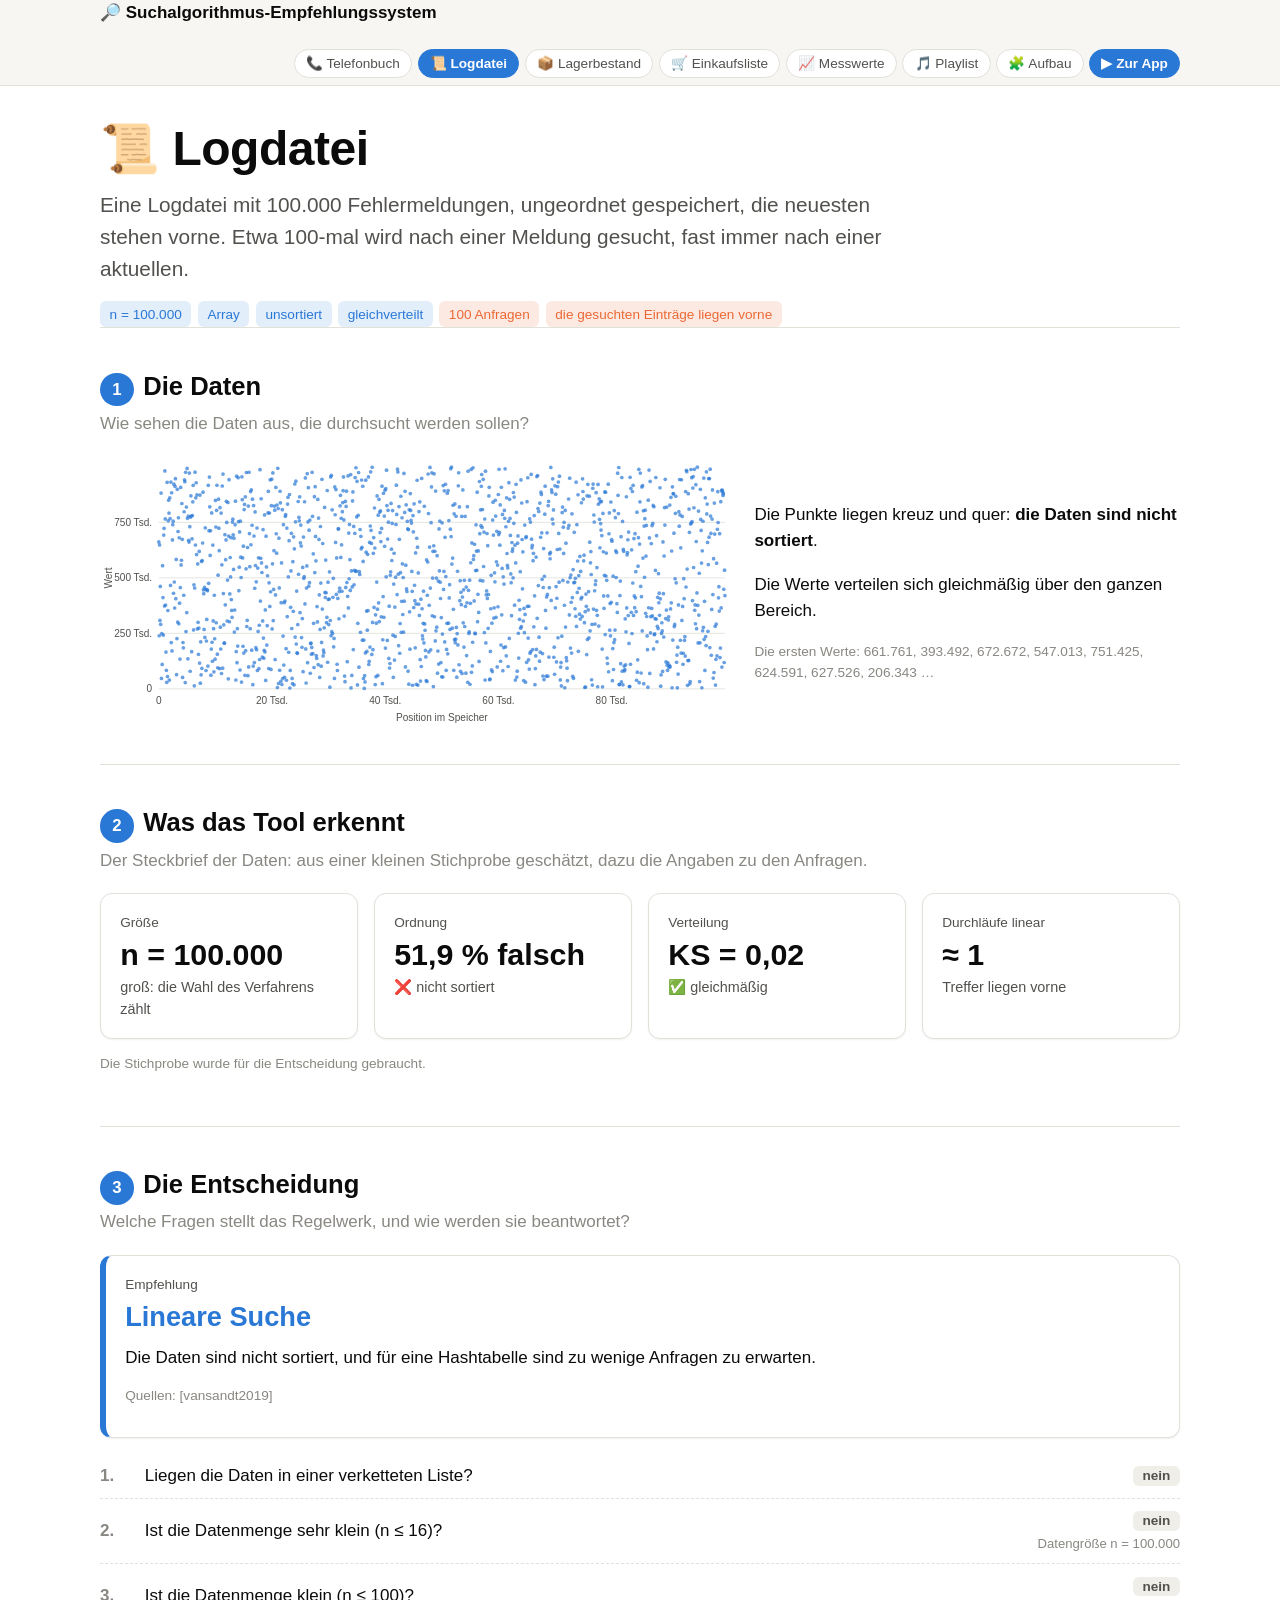
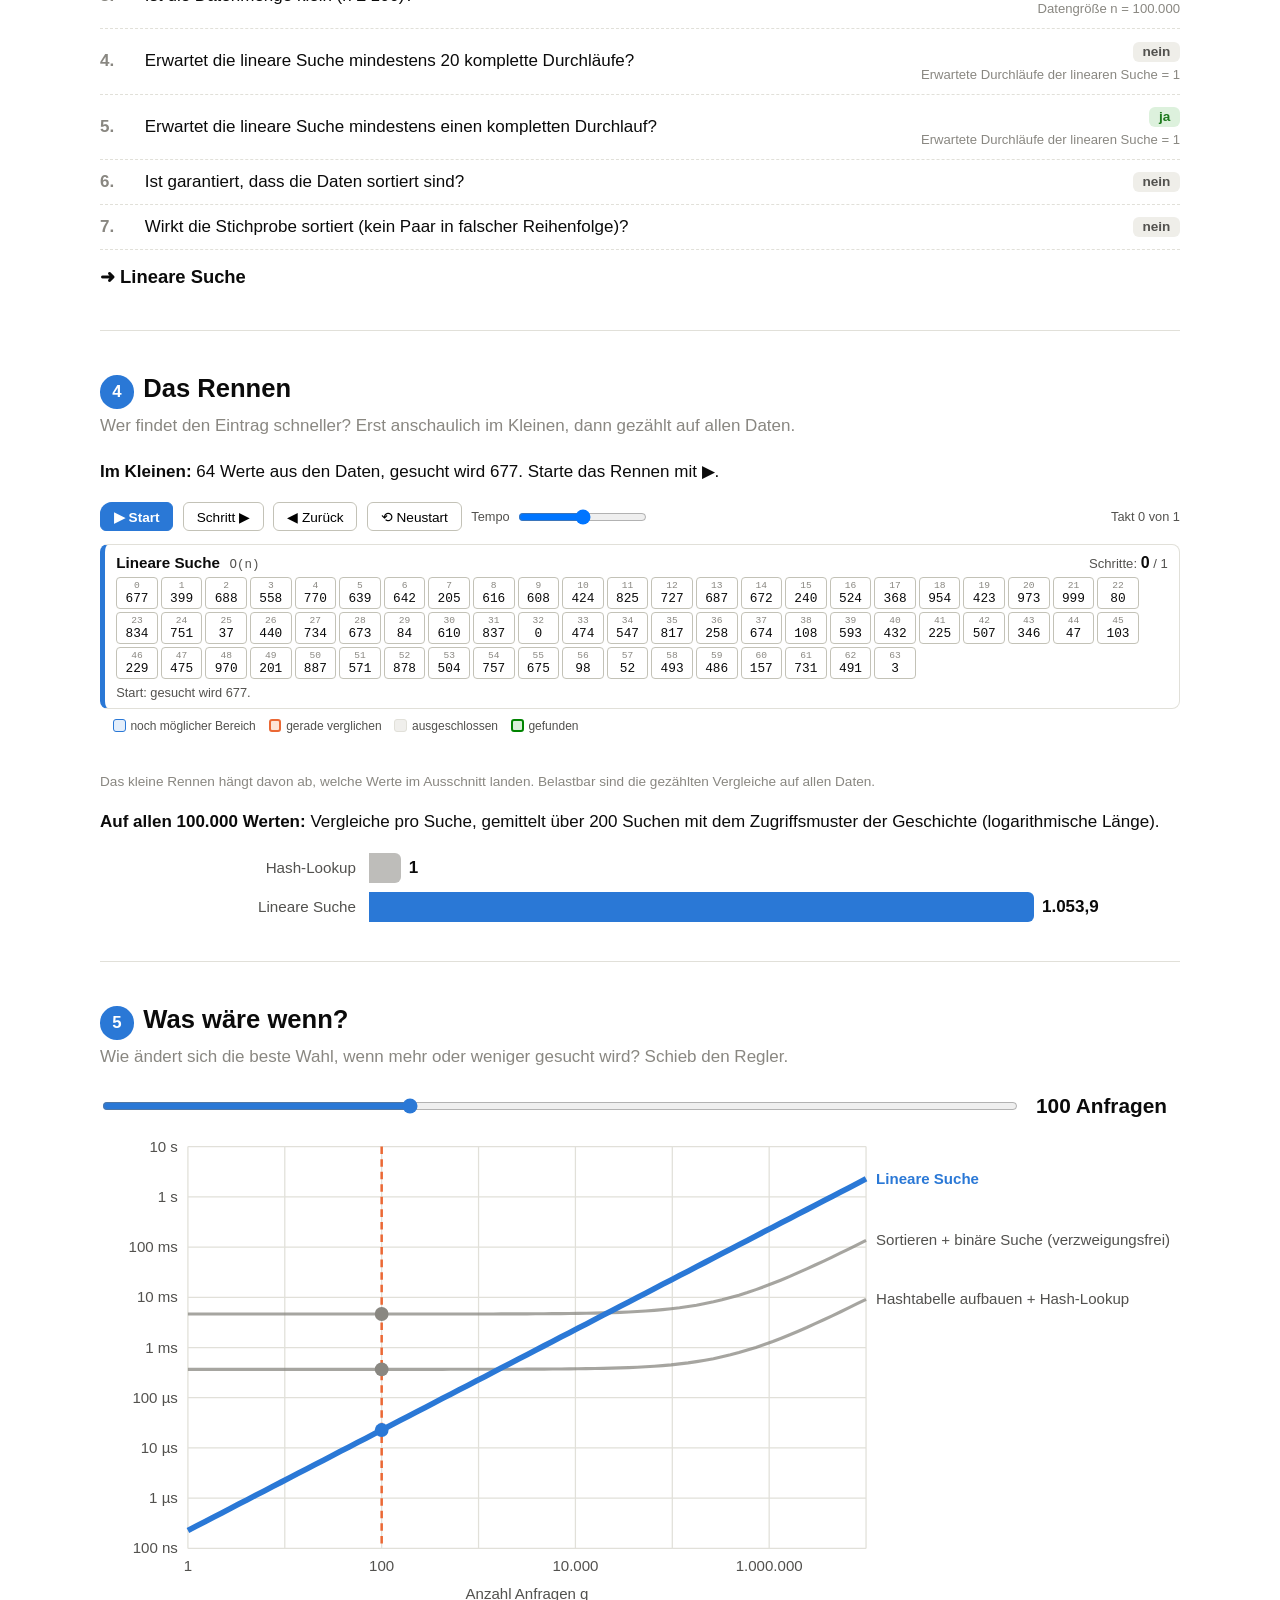
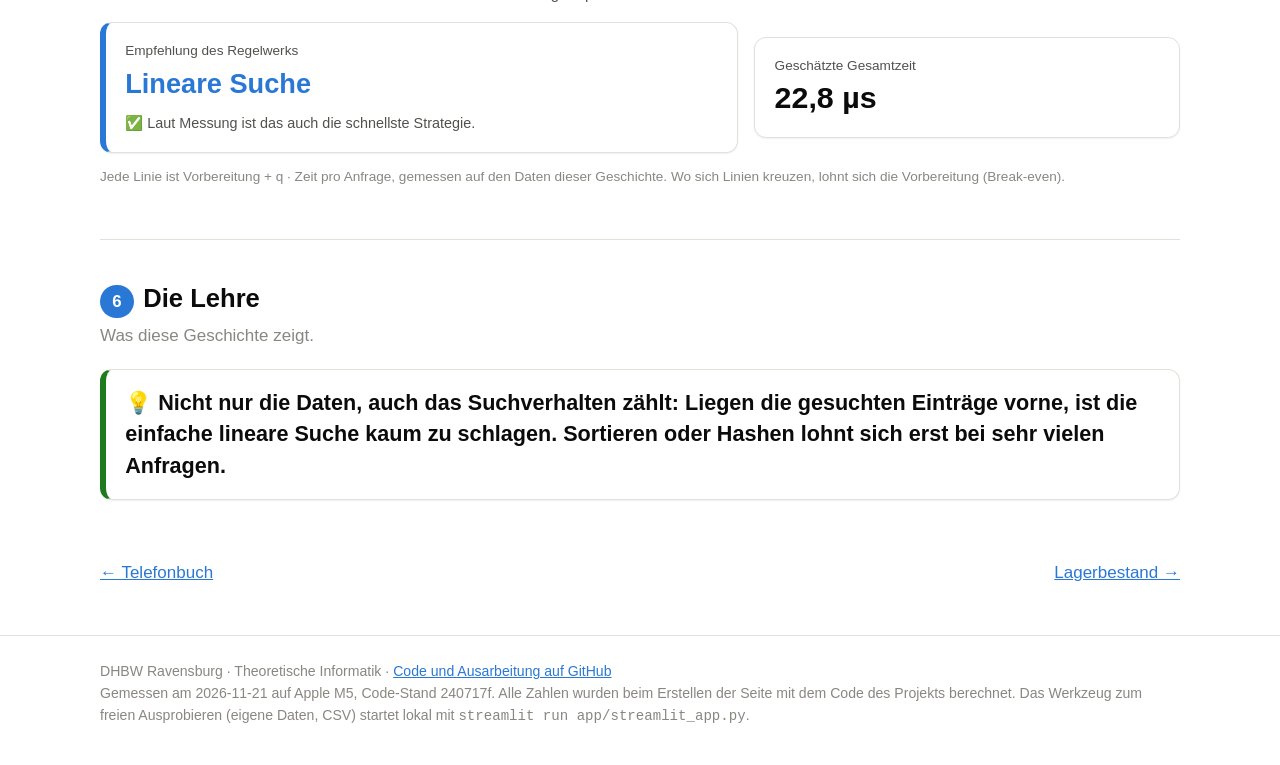
<file: site/logdatei.html>
<!doctype html>
<html lang="de">
<head>
<meta charset="utf-8">
<meta name="viewport" content="width=device-width, initial-scale=1">
<title>Logdatei · Suchalgorithmus-Empfehlungssystem</title>
<link rel="stylesheet" href="assets/style.css">
<link rel="icon" href="data:image/svg+xml,<svg xmlns='http://www.w3.org/2000/svg' viewBox='0 0 100 100'><text y='.9em' font-size='90'>🔎</text></svg>">
<script src="assets/site.js" defer></script>
</head>
<body>
<header class="topbar"><div class="wrap">
<a class="brand" href="index.html">🔎 Suchalgorithmus-Empfehlungssystem</a>
<nav class="pills"><a class="pill" href="telefonbuch.html">📞 Telefonbuch</a><a class="pill active" href="logdatei.html">📜 Logdatei</a><a class="pill" href="lager.html">📦 Lagerbestand</a><a class="pill" href="einkaufsliste.html">🛒 Einkaufsliste</a><a class="pill" href="messwerte.html">📈 Messwerte</a><a class="pill" href="playlist.html">🎵 Playlist</a><a class="pill" href="aufbau.html">🧩 Aufbau</a><a class="pill app" href="https://suchalgorithmus-empfehlungssystem.streamlit.app/">▶ Zur App</a></nav>
</div></header>
<main class="wrap">
<h1>📜 Logdatei</h1><p class="lead">Eine Logdatei mit 100.000 Fehlermeldungen, ungeordnet gespeichert, die neuesten stehen vorne. Etwa 100-mal wird nach einer Meldung gesucht, fast immer nach einer aktuellen.</p><div class="badges"><span class="badge">n = 100.000</span><span class="badge">Array</span><span class="badge">unsortiert</span><span class="badge">gleichverteilt</span><span class="badge orange">100 Anfragen</span><span class="badge orange">die gesuchten Einträge liegen vorne</span></div><section class="chapter"><h2><span class="chapter-no">1</span>Die Daten</h2><p class="question">Wie sehen die Daten aus, die durchsucht werden sollen?</p><div class="grid two"><div class="chart" id="chart-data"></div><div><p>Die Punkte liegen kreuz und quer: <strong>die Daten sind nicht sortiert</strong>.</p><p>Die Werte verteilen sich gleichmäßig über den ganzen Bereich.</p><p class="small">Die ersten Werte: 661.761, 393.492, 672.672, 547.013, 751.425, 624.591, 627.526, 206.343 …</p></div></div></section><section class="chapter"><h2><span class="chapter-no">2</span>Was das Tool erkennt</h2><p class="question">Der Steckbrief der Daten: aus einer kleinen Stichprobe geschätzt, dazu die Angaben zu den Anfragen.</p><div class="grid four"><div class="card" title=""><div class="label">Größe</div><div class="value">n = 100.000</div><div class="verdict">groß: die Wahl des Verfahrens zählt</div></div><div class="card" title="Anteil der Nachbarpaare in falscher Reihenfolge, geschätzt auf einer Stichprobe."><div class="label">Ordnung</div><div class="value">51,9 % falsch</div><div class="verdict">❌ nicht sortiert</div></div><div class="card" title="Abstand zur Gleichverteilung: 0 = ganz gleichmäßig, nahe 1 = stark schief."><div class="label">Verteilung</div><div class="value">KS = 0,02</div><div class="verdict">✅ gleichmäßig</div></div><div class="card" title="So oft müsste die lineare Suche für alle Anfragen zusammen komplett durch die Daten laufen."><div class="label">Durchläufe linear</div><div class="value">≈ 1</div><div class="verdict">Treffer liegen vorne</div></div></div><p class="small">Die Stichprobe wurde für die Entscheidung gebraucht.</p></section><section class="chapter"><h2><span class="chapter-no">3</span>Die Entscheidung</h2><p class="question">Welche Fragen stellt das Regelwerk, und wie werden sie beantwortet?</p><div class="card recommendation"><div class="label">Empfehlung</div><div class="name">Lineare Suche</div><div>Die Daten sind nicht sortiert, und für eine Hashtabelle sind zu wenige Anfragen zu erwarten.</div><p class=small>Quellen: [vansandt2019]</p></div><ol class="chain"><li><span>Liegen die Daten in einer verketteten Liste?</span><span class="answer"><span class="badge no">nein</span><span class="measured"></span></span></li><li><span>Ist die Datenmenge sehr klein (n ≤ 16)?</span><span class="answer"><span class="badge no">nein</span><span class="measured">Datengröße n = 100.000</span></span></li><li><span>Ist die Datenmenge klein (n ≤ 100)?</span><span class="answer"><span class="badge no">nein</span><span class="measured">Datengröße n = 100.000</span></span></li><li><span>Erwartet die lineare Suche mindestens 20 komplette Durchläufe?</span><span class="answer"><span class="badge no">nein</span><span class="measured">Erwartete Durchläufe der linearen Suche = 1</span></span></li><li><span>Erwartet die lineare Suche mindestens einen kompletten Durchlauf?</span><span class="answer"><span class="badge yes">ja</span><span class="measured">Erwartete Durchläufe der linearen Suche = 1</span></span></li><li><span>Ist garantiert, dass die Daten sortiert sind?</span><span class="answer"><span class="badge no">nein</span><span class="measured"></span></span></li><li><span>Wirkt die Stichprobe sortiert (kein Paar in falscher Reihenfolge)?</span><span class="answer"><span class="badge no">nein</span><span class="measured"></span></span></li></ol><div class="chain-end">➜ Lineare Suche</div></section><section class="chapter"><h2><span class="chapter-no">4</span>Das Rennen</h2><p class="question">Wer findet den Eintrag schneller? Erst anschaulich im Kleinen, dann gezählt auf allen Daten.</p><p><strong>Im Kleinen:</strong> 64 Werte aus den Daten, gesucht wird 677. Starte das Rennen mit ▶.</p><iframe class="race-frame" src="rennen-logdatei.html" height="364" title="Wettrennen"></iframe><p class="small">Das kleine Rennen hängt davon ab, welche Werte im Ausschnitt landen. Belastbar sind die gezählten Vergleiche auf allen Daten.</p><p><strong>Auf allen 100.000 Werten:</strong> Vergleiche pro Suche, gemittelt über 200 Suchen mit dem Zugriffsmuster der Geschichte (logarithmische Länge).</p><div class="bars" id="chart-counts"></div></section><section class="chapter"><h2><span class="chapter-no">5</span>Was wäre wenn?</h2><p class="question">Wie ändert sich die beste Wahl, wenn mehr oder weniger gesucht wird? Schieb den Regler.</p><div id="what-if"><div class="slider-row"><input type="range" min="0" step="1" aria-label="Anzahl Anfragen"><output></output></div><div class="chart"></div><div class="grid two" style="margin-top:1rem"><div class="card recommendation"><div class="label">Empfehlung des Regelwerks</div><div class="name" data-field="recommended"></div><div class="verdict" data-field="agreement"></div></div><div class="card"><div class="label">Geschätzte Gesamtzeit</div><div class="value" data-field="total"></div></div></div><p class="small">Jede Linie ist Vorbereitung + q · Zeit pro Anfrage, gemessen auf den Daten dieser Geschichte. Wo sich Linien kreuzen, lohnt sich die Vorbereitung (Break-even).</p></div></section><section class="chapter"><h2><span class="chapter-no">6</span>Die Lehre</h2><p class="question">Was diese Geschichte zeigt.</p><div class="card lesson">💡 Nicht nur die Daten, auch das Suchverhalten zählt: Liegen die gesuchten Einträge vorne, ist die einfache lineare Suche kaum zu schlagen. Sortieren oder Hashen lohnt sich erst bei sehr vielen Anfragen.</div></section><div class="next-story"><a href="telefonbuch.html">← Telefonbuch</a><a href="lager.html">Lagerbestand →</a></div><script type="application/json" id="story-data">{"points": [[0, 661761], [66, 239126], [133, 648199], [200, 308205], [266, 461470], [333, 290639], [400, 882091], [466, 46969], [533, 248579], [600, 110105], [667, 554802], [733, 411010], [800, 242015], [867, 692701], [933, 723193], [1000, 373284], [1067, 981849], [1134, 765290], [1200, 377672], [1267, 165424], [1334, 83359], [1400, 29077], [1467, 930194], [1534, 55331], [1601, 352959], [1667, 757139], [1734, 849824], [1801, 792022], [1867, 39578], [1934, 860474], [2001, 767111], [2068, 465922], [2134, 931546], [2201, 208392], [2268, 883361], [2334, 170893], [2401, 671072], [2468, 739471], [2534, 755465], [2601, 430617], [2668, 922278], [2735, 481289], [2801, 364269], [2868, 911995], [2935, 946756], [3001, 406281], [3068, 583219], [3135, 63645], [3202, 226539], [3268, 898777], [3335, 300760], [3402, 708790], [3468, 770867], [3535, 293086], [3602, 680709], [3669, 386059], [3735, 133823], [3802, 456262], [3869, 907460], [3935, 558198], [4002, 579358], [4069, 835073], [4136, 673722], [4202, 51419], [4269, 208683], [4336, 184777], [4402, 421677], [4469, 797744], [4536, 941849], [4603, 933357], [4669, 28197], [4736, 975772], [4803, 257874], [4869, 819176], [4936, 343398], [5003, 992819], [5069, 768314], [5136, 135115], [5203, 777745], [5270, 669360], [5336, 661141], [5403, 972089], [5470, 730449], [5536, 79204], [5603, 773733], [5670, 869772], [5737, 778642], [5803, 167511], [5870, 675854], [5937, 780887], [6003, 842616], [6070, 916712], [6137, 265199], [6204, 468826], [6270, 13378], [6337, 454377], [6404, 976178], [6470, 648073], [6537, 860739], [6604, 928472], [6671, 604780], [6737, 874095], [6804, 269950], [6871, 562942], [6937, 299635], [7004, 155645], [7071, 273784], [7138, 618874], [7204, 116142], [7271, 872748], [7338, 25428], [7404, 211906], [7471, 63249], [7538, 573865], [7604, 92409], [7671, 577807], [7738, 656977], [7805, 886166], [7871, 446264], [7938, 428849], [8005, 267569], [8071, 456987], [8138, 231798], [8205, 725195], [8272, 447054], [8338, 82566], [8405, 215487], [8472, 312766], [8538, 446584], [8605, 442158], [8672, 102280], [8739, 916911], [8805, 475225], [8872, 712479], [8939, 954139], [9005, 820116], [9072, 601092], [9139, 712323], [9206, 61665], [9272, 178962], [9339, 792614], [9406, 209904], [9472, 124224], [9539, 647863], [9606, 306009], [9673, 270833], [9739, 76701], [9806, 421625], [9873, 225597], [9939, 133760], [10006, 848714], [10073, 729135], [10139, 297680], [10206, 804345], [10273, 917247], [10340, 156023], [10406, 95012], [10473, 512131], [10540, 854486], [10606, 723754], [10673, 622390], [10740, 91066], [10807, 816208], [10873, 277735], [10940, 179536], [11007, 791709], [11073, 69114], [11140, 558845], [11207, 913734], [11274, 93201], [11340, 967482], [11407, 428951], [11474, 288415], [11540, 205717], [11607, 206102], [11674, 694559], [11741, 378589], [11807, 581957], [11874, 670905], [11941, 844877], [12007, 749893], [12074, 305700], [12141, 489978], [12208, 839520], [12274, 45214], [12341, 688034], [12408, 942434], [12474, 302165], [12541, 427781], [12608, 591581], [12674, 504219], [12741, 681074], [12808, 401902], [12875, 353095], [12941, 322022], [13008, 751299], [13075, 764503], [13141, 693664], [13208, 537794], [13275, 678788], [13342, 255727], [13408, 355232], [13475, 739746], [13542, 845492], [13608, 39637], [13675, 167649], [13742, 958216], [13809, 117950], [13875, 270984], [13942, 192587], [14009, 951351], [14075, 753329], [14142, 442211], [14209, 548091], [14276, 706939], [14342, 84910], [14409, 755174], [14476, 593114], [14542, 501532], [14609, 30308], [14676, 954975], [14743, 852317], [14809, 589963], [14876, 191725], [14943, 642563], [15009, 161129], [15076, 807514], [15143, 830744], [15209, 60687], [15276, 864856], [15343, 171848], [15410, 540659], [15476, 974671], [15543, 280796], [15610, 308600], [15676, 636865], [15743, 59130], [15810, 823611], [15877, 98480], [15943, 975824], [16010, 699284], [16077, 550165], [16143, 271180], [16210, 888731], [16277, 649192], [16344, 896894], [16410, 173974], [16477, 736901], [16544, 854272], [16610, 18616], [16677, 102515], [16744, 825433], [16811, 688582], [16877, 118255], [16944, 453108], [17011, 797097], [17077, 555669], [17144, 185617], [17211, 482163], [17278, 175968], [17344, 724611], [17411, 82445], [17478, 543890], [17544, 258668], [17611, 590019], [17678, 91132], [17744, 286382], [17811, 132156], [17878, 987206], [17945, 395429], [18011, 588400], [18078, 856521], [18145, 567278], [18211, 524098], [18278, 143175], [18345, 305840], [18412, 717381], [18478, 228725], [18545, 137975], [18612, 173870], [18678, 783390], [18745, 166174], [18812, 355639], [18879, 37725], [18945, 687680], [19012, 549244], [19079, 197203], [19145, 284377], [19212, 509526], [19279, 792739], [19346, 889821], [19412, 91628], [19479, 477710], [19546, 792113], [19612, 371314], [19679, 941591], [19746, 437396], [19813, 87554], [19879, 825341], [19946, 944497], [20013, 269974], [20079, 563390], [20146, 972977], [20213, 307458], [20279, 447949], [20346, 622319], [20413, 823492], [20480, 804859], [20546, 131579], [20613, 422894], [20680, 907336], [20746, 698719], [20813, 611273], [20880, 828144], [20947, 5918], [21013, 993409], [21080, 812358], [21147, 24055], [21213, 678901], [21280, 454518], [21347, 83625], [21414, 890239], [21480, 838201], [21547, 33694], [21614, 388141], [21680, 567044], [21747, 19473], [21814, 807295], [21881, 46081], [21947, 237649], [22014, 739668], [22081, 106877], [22147, 388366], [22214, 51813], [22281, 395320], [22348, 777019], [22414, 785130], [22481, 180952], [22548, 38659], [22614, 724126], [22681, 325670], [22748, 832433], [22814, 862638], [22881, 504711], [22948, 164867], [23015, 667636], [23081, 875496], [23148, 3604], [23215, 82881], [23281, 367314], [23348, 531133], [23415, 700709], [23482, 271761], [23548, 46979], [23615, 23285], [23682, 573005], [23748, 349105], [23815, 684689], [23882, 18016], [23949, 630617], [24015, 922900], [24082, 233028], [24149, 752547], [24215, 935480], [24282, 202008], [24349, 440254], [24416, 162068], [24482, 159919], [24549, 289468], [24616, 843960], [24682, 516166], [24749, 772830], [24816, 757197], [24883, 864991], [24949, 343453], [25016, 657803], [25083, 737952], [25149, 643560], [25216, 230953], [25283, 187297], [25349, 316291], [25416, 546816], [25483, 77222], [25550, 684073], [25616, 497829], [25683, 505745], [25750, 842888], [25816, 382436], [25883, 950137], [25950, 179795], [26017, 26148], [26083, 454241], [26150, 553825], [26217, 969400], [26283, 117811], [26350, 752204], [26417, 906413], [26484, 462511], [26550, 714940], [26617, 478235], [26684, 760241], [26750, 70291], [26817, 203833], [26884, 206180], [26951, 155997], [27017, 186502], [27084, 975600], [27151, 777084], [27217, 158821], [27284, 608040], [27351, 295290], [27418, 95968], [27484, 865582], [27551, 523679], [27618, 910610], [27684, 686456], [27751, 576833], [27818, 149921], [27884, 137256], [27951, 370793], [28018, 301278], [28085, 853222], [28151, 108837], [28218, 769342], [28285, 673102], [28351, 423725], [28418, 51256], [28485, 267453], [28552, 731287], [28618, 476534], [28685, 101905], [28752, 209026], [28818, 943792], [28885, 359276], [28952, 654662], [29019, 148112], [29085, 174691], [29152, 163511], [29219, 274686], [29285, 817458], [29352, 434497], [29419, 411436], [29486, 580179], [29552, 432961], [29619, 298039], [29686, 321958], [29752, 893619], [29819, 119809], [29886, 480319], [29953, 402564], [30019, 289321], [30086, 404678], [30153, 527145], [30219, 7529], [30286, 307868], [30353, 954722], [30419, 239028], [30486, 961592], [30553, 257374], [30620, 806552], [30686, 249037], [30753, 412301], [30820, 497684], [30886, 189392], [30953, 227235], [31020, 46791], [31087, 909629], [31153, 784189], [31220, 659580], [31287, 897940], [31353, 425737], [31420, 589639], [31487, 110671], [31554, 82552], [31620, 407319], [31687, 720648], [31754, 720945], [31820, 315696], [31887, 438064], [31954, 453610], [32021, 824407], [32087, 871668], [32154, 591859], [32221, 768659], [32287, 648941], [32354, 439527], [32421, 798065], [32488, 839308], [32554, 892744], [32621, 954794], [32688, 760887], [32754, 327757], [32821, 57270], [32888, 32414], [32954, 844139], [33021, 456722], [33088, 821610], [33155, 890595], [33221, 479150], [33288, 122121], [33355, 416827], [33421, 959401], [33488, 364638], [33555, 701565], [33622, 496058], [33688, 740616], [33755, 582254], [33822, 443484], [33888, 965160], [33955, 3888], [34022, 531308], [34089, 60286], [34155, 459129], [34222, 846459], [34289, 887371], [34355, 176805], [34422, 731739], [34489, 468804], [34556, 534340], [34622, 700498], [34689, 951868], [34756, 529234], [34822, 995980], [34889, 530618], [34956, 774459], [35022, 934768], [35089, 17646], [35156, 294939], [35223, 782178], [35289, 974570], [35356, 97711], [35423, 527737], [35489, 515622], [35556, 717769], [35623, 254982], [35690, 687248], [35756, 630969], [35823, 940828], [35890, 637884], [35956, 219183], [36023, 912791], [36090, 574073], [36157, 46538], [36223, 219569], [36290, 1810], [36357, 59074], [36423, 31139], [36490, 161966], [36557, 940016], [36624, 615849], [36690, 350095], [36757, 168381], [36824, 264106], [36890, 605960], [36957, 352672], [37024, 954533], [37091, 109569], [37157, 123824], [37224, 659797], [37291, 187983], [37357, 733624], [37424, 977677], [37491, 713973], [37557, 655148], [37624, 154803], [37691, 998251], [37758, 299209], [37824, 176571], [37891, 610469], [37958, 681523], [38024, 366685], [38091, 814833], [38158, 634545], [38225, 19251], [38291, 333333], [38358, 54583], [38425, 295798], [38491, 480972], [38558, 869213], [38625, 358941], [38692, 60454], [38758, 782394], [38825, 387466], [38892, 853593], [38958, 302889], [39025, 796514], [39092, 703895], [39159, 801424], [39225, 663265], [39292, 324359], [39359, 722794], [39425, 912863], [39492, 23170], [39559, 221028], [39626, 415735], [39692, 881125], [39759, 322295], [39826, 778540], [39892, 642482], [39959, 895075], [40026, 183523], [40092, 901654], [40159, 504585], [40226, 985227], [40293, 825723], [40359, 217905], [40426, 674594], [40493, 804036], [40559, 750733], [40626, 137044], [40693, 372379], [40760, 93812], [40826, 114220], [40893, 511756], [40960, 527255], [41026, 835334], [41093, 629035], [41160, 578242], [41227, 745322], [41293, 803168], [41360, 241833], [41427, 51633], [41493, 471929], [41560, 610953], [41627, 129368], [41694, 368534], [41760, 236309], [41827, 503140], [41894, 740631], [41960, 917673], [42027, 785935], [42094, 424701], [42161, 990038], [42227, 977149], [42294, 516555], [42361, 194365], [42427, 820986], [42494, 673615], [42561, 160286], [42627, 294250], [42694, 523327], [42761, 867656], [42828, 254533], [42894, 394402], [42961, 770781], [43028, 563370], [43094, 334795], [43161, 501506], [43228, 255445], [43295, 970420], [43361, 394843], [43428, 794709], [43495, 889797], [43561, 98608], [43628, 557327], [43695, 829147], [43762, 450257], [43828, 438606], [43895, 754503], [43962, 720602], [44028, 79435], [44095, 717515], [44162, 21127], [44229, 806827], [44295, 346968], [44362, 178677], [44429, 879886], [44495, 803605], [44562, 759448], [44629, 746946], [44696, 528992], [44762, 439341], [44829, 16044], [44896, 780460], [44962, 707247], [45029, 366410], [45096, 833354], [45162, 466609], [45229, 397026], [45296, 184831], [45363, 612493], [45429, 382547], [45496, 20379], [45563, 678550], [45629, 939819], [45696, 638234], [45763, 16874], [45830, 521983], [45896, 381187], [45963, 798698], [46030, 330550], [46096, 842707], [46163, 131793], [46230, 34699], [46297, 404027], [46363, 100616], [46430, 948099], [46497, 360758], [46563, 239238], [46630, 224398], [46697, 295017], [46764, 439953], [46830, 207004], [46897, 822671], [46964, 292439], [47030, 263906], [47097, 172918], [47164, 143683], [47231, 36542], [47297, 580652], [47364, 33384], [47431, 421580], [47497, 571314], [47564, 967913], [47631, 789969], [47697, 166438], [47764, 376673], [47831, 638587], [47898, 997608], [47964, 453714], [48031, 175850], [48098, 748557], [48164, 909833], [48231, 973263], [48298, 329309], [48365, 499098], [48431, 619331], [48498, 10334], [48565, 644731], [48631, 968704], [48698, 324621], [48765, 619864], [48832, 215605], [48898, 891013], [48965, 261243], [49032, 498784], [49098, 277709], [49165, 599794], [49232, 70333], [49299, 170541], [49365, 485499], [49432, 111390], [49499, 720415], [49565, 531595], [49632, 755839], [49699, 480390], [49766, 406895], [49832, 118202], [49899, 321027], [49966, 54353], [50032, 747965], [50099, 246720], [50166, 53381], [50232, 915950], [50299, 447996], [50366, 528816], [50433, 892015], [50499, 211242], [50566, 682477], [50633, 921836], [50699, 506037], [50766, 83464], [50833, 177549], [50900, 294950], [50966, 881220], [51033, 157806], [51100, 893235], [51166, 295712], [51233, 758068], [51300, 409392], [51367, 469308], [51433, 267836], [51500, 719134], [51567, 992052], [51633, 686014], [51700, 999097], [51767, 562032], [51834, 273268], [51900, 589284], [51967, 827133], [52034, 358554], [52100, 83445], [52167, 788288], [52234, 221310], [52301, 833250], [52367, 208030], [52434, 223699], [52501, 777480], [52567, 276796], [52634, 52698], [52701, 249112], [52767, 529781], [52834, 197678], [52901, 914978], [52968, 973489], [53034, 108576], [53101, 819760], [53168, 397005], [53234, 487146], [53301, 78977], [53368, 435245], [53435, 378944], [53501, 776862], [53568, 69049], [53635, 413795], [53701, 896320], [53768, 297551], [53835, 446226], [53902, 187910], [53968, 488804], [54035, 280823], [54102, 777204], [54168, 371501], [54235, 70584], [54302, 458374], [54369, 149633], [54435, 387872], [54502, 820715], [54569, 29569], [54635, 980859], [54702, 443647], [54769, 249726], [54836, 256829], [54902, 489729], [54969, 20569], [55036, 385162], [55102, 568161], [55169, 988507], [55236, 74345], [55302, 657442], [55369, 103277], [55436, 209765], [55503, 996082], [55569, 583130], [55636, 600105], [55703, 396199], [55769, 651437], [55836, 250661], [55903, 248133], [55970, 532721], [56036, 739081], [56103, 620691], [56170, 534296], [56236, 886012], [56303, 302735], [56370, 425928], [56437, 621481], [56503, 344267], [56570, 123621], [56637, 934157], [56703, 698980], [56770, 488340], [56837, 806705], [56904, 734966], [56970, 912754], [57037, 965664], [57104, 727045], [57170, 807946], [57237, 486054], [57304, 944118], [57371, 551189], [57437, 706338], [57504, 253613], [57571, 765148], [57637, 39638], [57704, 980657], [57771, 206939], [57837, 423343], [57904, 441181], [57971, 699902], [58038, 407103], [58104, 645134], [58171, 272468], [58238, 425105], [58304, 869221], [58371, 907820], [58438, 41185], [58505, 44354], [58571, 168336], [58638, 360769], [58705, 511201], [58771, 85506], [58838, 295892], [58905, 77832], [58972, 760512], [59038, 841164], [59105, 692757], [59172, 318809], [59238, 364914], [59305, 522766], [59372, 482106], [59439, 849636], [59505, 778509], [59572, 322051], [59639, 572488], [59705, 709631], [59772, 98596], [59839, 557569], [59906, 369755], [59972, 875448], [60039, 695095], [60106, 989200], [60172, 704763], [60239, 647119], [60306, 828406], [60372, 124340], [60439, 197401], [60506, 908208], [60573, 333419], [60639, 542449], [60706, 785671], [60773, 81653], [60839, 504514], [60906, 185775], [60973, 471986], [61040, 803931], [61106, 768187], [61173, 991415], [61240, 188681], [61306, 730186], [61373, 148668], [61440, 860350], [61507, 609599], [61573, 556657], [61640, 544522], [61707, 100472], [61773, 754805], [61840, 928672], [61907, 227065], [61974, 853782], [62040, 767552], [62107, 691163], [62174, 517836], [62240, 478487], [62307, 329380], [62374, 659166], [62441, 619712], [62507, 630723], [62574, 500082], [62641, 884521], [62707, 745660], [62774, 863789], [62841, 377108], [62907, 647143], [62974, 39491], [63041, 567128], [63108, 921392], [63174, 795316], [63241, 53020], [63308, 79374], [63374, 656212], [63441, 688832], [63508, 250472], [63575, 138646], [63641, 399005], [63708, 313337], [63775, 357171], [63841, 527713], [63908, 273443], [63975, 941262], [64042, 280671], [64108, 837252], [64175, 672848], [64242, 450617], [64308, 617329], [64375, 305556], [64442, 37424], [64509, 362191], [64575, 252992], [64642, 737774], [64709, 335117], [64775, 29863], [64842, 680722], [64909, 686386], [64976, 119400], [65042, 843310], [65109, 371182], [65176, 951100], [65242, 228521], [65309, 130661], [65376, 371995], [65442, 88795], [65509, 765987], [65576, 160843], [65643, 751334], [65709, 168201], [65776, 965935], [65843, 674306], [65909, 635437], [65976, 646531], [66043, 176797], [66110, 577191], [66176, 610445], [66243, 279340], [66310, 780547], [66376, 419012], [66443, 18791], [66510, 91357], [66577, 148255], [66643, 593443], [66710, 177640], [66777, 956359], [66843, 317603], [66910, 961253], [66977, 812457], [67044, 465095], [67110, 799015], [67177, 232849], [67244, 124658], [67310, 836860], [67377, 164942], [67444, 682943], [67510, 886136], [67577, 875771], [67644, 703043], [67711, 493524], [67777, 158776], [67844, 57814], [67911, 456644], [67977, 631767], [68044, 41801], [68111, 507204], [68178, 786951], [68244, 912966], [68311, 353338], [68378, 273134], [68444, 56975], [68511, 414210], [68578, 702648], [68645, 425223], [68711, 57195], [68778, 825816], [68845, 844485], [68911, 142848], [68978, 455850], [69045, 607880], [69112, 586110], [69178, 614740], [69245, 997352], [69312, 398128], [69378, 896805], [69445, 884799], [69512, 764173], [69579, 946312], [69645, 743435], [69712, 806075], [69779, 142376], [69845, 187832], [69912, 65574], [69979, 914568], [70045, 364910], [70112, 877136], [70179, 460509], [70246, 121106], [70312, 408177], [70379, 627790], [70446, 910834], [70512, 230149], [70579, 931943], [70646, 700352], [70713, 480521], [70779, 957915], [70846, 630083], [70913, 40033], [70979, 98131], [71046, 118121], [71113, 13156], [71180, 237336], [71246, 794221], [71313, 818850], [71380, 488399], [71446, 728471], [71513, 609918], [71580, 750308], [71647, 376472], [71713, 4915], [71780, 803758], [71847, 278049], [71913, 656301], [71980, 140221], [72047, 125991], [72114, 92838], [72180, 36800], [72247, 481228], [72314, 724398], [72380, 855327], [72447, 736892], [72514, 332956], [72580, 949270], [72647, 500469], [72714, 183744], [72781, 512752], [72847, 390075], [72914, 160869], [72981, 788517], [73047, 411313], [73114, 56169], [73181, 537192], [73248, 47122], [73314, 478217], [73381, 705096], [73448, 479715], [73514, 360877], [73581, 497719], [73648, 326646], [73715, 930975], [73781, 280956], [73848, 739740], [73915, 434162], [73981, 575876], [74048, 874454], [74115, 169008], [74182, 510014], [74248, 453078], [74315, 336303], [74382, 596684], [74448, 314636], [74515, 529142], [74582, 404981], [74649, 838357], [74715, 412641], [74782, 326073], [74849, 946054], [74915, 889051], [74982, 854885], [75049, 576855], [75115, 601959], [75182, 297963], [75249, 6527], [75316, 347691], [75382, 8244], [75449, 426860], [75516, 371827], [75582, 154092], [75649, 869764], [75716, 222424], [75783, 921197], [75849, 355627], [75916, 438282], [75983, 229287], [76049, 868181], [76116, 660538], [76183, 261439], [76250, 567789], [76316, 618433], [76383, 515053], [76450, 40929], [76516, 290466], [76583, 17080], [76650, 903633], [76717, 922402], [76783, 359223], [76850, 783114], [76917, 751693], [76983, 441943], [77050, 291897], [77117, 469762], [77184, 486979], [77250, 883995], [77317, 353519], [77384, 546372], [77450, 331236], [77517, 9367], [77584, 920846], [77650, 831775], [77717, 282809], [77784, 856199], [77851, 763736], [77917, 635542], [77984, 842314], [78051, 744681], [78117, 715326], [78184, 844313], [78251, 690631], [78318, 178937], [78384, 9034], [78451, 790312], [78518, 617649], [78584, 418396], [78651, 362779], [78718, 511541], [78785, 887319], [78851, 244312], [78918, 885799], [78985, 508370], [79051, 611602], [79118, 489045], [79185, 138974], [79252, 114135], [79318, 418701], [79385, 922096], [79452, 76908], [79518, 698612], [79585, 792522], [79652, 264072], [79719, 384305], [79785, 238968], [79852, 841791], [79919, 389609], [79985, 672488], [80052, 664940], [80119, 36815], [80185, 181316], [80252, 507360], [80319, 87030], [80386, 208525], [80452, 803115], [80519, 221574], [80586, 264834], [80652, 771166], [80719, 622215], [80786, 501528], [80853, 614555], [80919, 383726], [80986, 344247], [81053, 971713], [81119, 872028], [81186, 789476], [81253, 997206], [81320, 19324], [81386, 20013], [81453, 420229], [81520, 485255], [81586, 113447], [81653, 685481], [81720, 31619], [81787, 952108], [81853, 79343], [81920, 754180], [81987, 18073], [82053, 628145], [82120, 619549], [82187, 102611], [82254, 80993], [82320, 86539], [82387, 315369], [82454, 107489], [82520, 256972], [82587, 865345], [82654, 364597], [82720, 603596], [82787, 613964], [82854, 671652], [82921, 330451], [82987, 706129], [83054, 204443], [83121, 10090], [83187, 10483], [83254, 953050], [83321, 110651], [83388, 902847], [83454, 344588], [83521, 626120], [83588, 249247], [83654, 889188], [83721, 476845], [83788, 916992], [83855, 330835], [83921, 676801], [83988, 418561], [84055, 365796], [84121, 699236], [84188, 410140], [84255, 528015], [84322, 347646], [84388, 38581], [84455, 795895], [84522, 74906], [84588, 130740], [84655, 552776], [84722, 681214], [84789, 988986], [84855, 27808], [84922, 652261], [84989, 842703], [85055, 972013], [85122, 461206], [85189, 71214], [85255, 415021], [85322, 909654], [85389, 260878], [85456, 915485], [85522, 589272], [85589, 802442], [85656, 22995], [85722, 733364], [85789, 502750], [85856, 766729], [85923, 804799], [85989, 340557], [86056, 597891], [86123, 736269], [86189, 325803], [86256, 238349], [86323, 176485], [86390, 7230], [86456, 849992], [86523, 365370], [86590, 985752], [86656, 679954], [86723, 69469], [86790, 934539], [86857, 251881], [86923, 325108], [86990, 654649], [87057, 362297], [87123, 735661], [87190, 328259], [87257, 745124], [87324, 826323], [87390, 179567], [87457, 820293], [87524, 243876], [87590, 247401], [87657, 316519], [87724, 533617], [87790, 952177], [87857, 314323], [87924, 689973], [87991, 212059], [88057, 281903], [88124, 412331], [88191, 271516], [88257, 518875], [88324, 387705], [88391, 431085], [88458, 331410], [88524, 906067], [88591, 405669], [88658, 11881], [88724, 63028], [88791, 249559], [88858, 297818], [88925, 260767], [88991, 78280], [89058, 661892], [89125, 428801], [89191, 233498], [89258, 598422], [89325, 816388], [89392, 737637], [89458, 944025], [89525, 316582], [89592, 120986], [89658, 354862], [89725, 818679], [89792, 106567], [89859, 83555], [89925, 116752], [89992, 309983], [90059, 324486], [90125, 96174], [90192, 105585], [90259, 827970], [90325, 99794], [90392, 360208], [90459, 862718], [90526, 387489], [90592, 621080], [90659, 4796], [90726, 910185], [90792, 219832], [90859, 879758], [90926, 878414], [90993, 701203], [91059, 280663], [91126, 290043], [91193, 495889], [91259, 790753], [91326, 867625], [91393, 477558], [91460, 119836], [91526, 152255], [91593, 4543], [91660, 187634], [91726, 66599], [91793, 378172], [91860, 798009], [91927, 732816], [91993, 943072], [92060, 783463], [92127, 218843], [92193, 635287], [92260, 161195], [92327, 941919], [92394, 308046], [92460, 776864], [92527, 371272], [92594, 110604], [92660, 160209], [92727, 496084], [92794, 406079], [92860, 218389], [92927, 234815], [92994, 147355], [93061, 888744], [93127, 458785], [93194, 984784], [93261, 978230], [93327, 539640], [93394, 15562], [93461, 127466], [93528, 879463], [93594, 127888], [93661, 809987], [93728, 705216], [93794, 22924], [93861, 32938], [93928, 742609], [93995, 988120], [94061, 747362], [94128, 951159], [94195, 753160], [94261, 397831], [94328, 904736], [94395, 956343], [94462, 546534], [94528, 815757], [94595, 988891], [94662, 354075], [94728, 378004], [94795, 293267], [94862, 919615], [94929, 663857], [94995, 270879], [95062, 432168], [95129, 998680], [95195, 376027], [95262, 206752], [95329, 800762], [95395, 332097], [95462, 520763], [95529, 32726], [95596, 207099], [95662, 898839], [95729, 763304], [95796, 713863], [95862, 566751], [95929, 4884], [95996, 621938], [96063, 261677], [96129, 755003], [96196, 277252], [96263, 949517], [96329, 222944], [96396, 394123], [96463, 82788], [96530, 860608], [96596, 235857], [96663, 194817], [96730, 977797], [96796, 787856], [96863, 832492], [96930, 659695], [96997, 259177], [97063, 559646], [97130, 947630], [97197, 683381], [97263, 947198], [97330, 185888], [97397, 989488], [97464, 778177], [97530, 700326], [97597, 151209], [97664, 357750], [97730, 764633], [97797, 896061], [97864, 424479], [97930, 48633], [97997, 586312], [98064, 73614], [98131, 836846], [98197, 697080], [98264, 281476], [98331, 16852], [98397, 133072], [98464, 291670], [98531, 566133], [98598, 148594], [98664, 719045], [98731, 888086], [98798, 749278], [98864, 410111], [98931, 460345], [98998, 350411], [99065, 698951], [99131, 141010], [99198, 183555], [99265, 843396], [99331, 364691], [99398, 893811], [99465, 98007], [99532, 895148], [99598, 886087], [99665, 871508], [99732, 879163], [99798, 448699], [99865, 118677], [99932, 534488], [99999, 420139]], "counts": [{"name": "Lineare Suche", "value": 1053.85, "recommended": true}, {"name": "Hash-Lookup", "value": 1.005, "recommended": false}], "what_if": {"steps": [1, 3, 10, 30, 100, 300, 1000, 3000, 10000, 30000, 100000, 1000000, 10000000], "default_q": 100, "decisions": {"1": {"recommended": "Lineare Suche", "total_ns": 227.667, "agreement": "✅ Laut Messung ist das auch die schnellste Strategie."}, "3": {"recommended": "Lineare Suche", "total_ns": 683.001, "agreement": "✅ Laut Messung ist das auch die schnellste Strategie."}, "10": {"recommended": "Lineare Suche", "total_ns": 2276.67, "agreement": "✅ Laut Messung ist das auch die schnellste Strategie."}, "30": {"recommended": "Lineare Suche", "total_ns": 6830.01, "agreement": "✅ Laut Messung ist das auch die schnellste Strategie."}, "100": {"recommended": "Lineare Suche", "total_ns": 22766.7, "agreement": "✅ Laut Messung ist das auch die schnellste Strategie."}, "300": {"recommended": "Lineare Suche", "total_ns": 68300.1, "agreement": "✅ Laut Messung ist das auch die schnellste Strategie."}, "1000": {"recommended": "Lineare Suche", "total_ns": 227667.0, "agreement": "✅ Laut Messung ist das auch die schnellste Strategie."}, "3000": {"recommended": "Hashtabelle aufbauen + Hash-Lookup", "total_ns": 370584.0, "agreement": "✅ Laut Messung ist das auch die schnellste Strategie."}, "10000": {"recommended": "Hashtabelle aufbauen + Hash-Lookup", "total_ns": 376709.0, "agreement": "✅ Laut Messung ist das auch die schnellste Strategie."}, "30000": {"recommended": "Hashtabelle aufbauen + Hash-Lookup", "total_ns": 394209.0, "agreement": "✅ Laut Messung ist das auch die schnellste Strategie."}, "100000": {"recommended": "Hashtabelle aufbauen + Hash-Lookup", "total_ns": 455459.0, "agreement": "✅ Laut Messung ist das auch die schnellste Strategie."}, "1000000": {"recommended": "Hashtabelle aufbauen + Hash-Lookup", "total_ns": 1242959.0, "agreement": "✅ Laut Messung ist das auch die schnellste Strategie."}, "10000000": {"recommended": "Hashtabelle aufbauen + Hash-Lookup", "total_ns": 9117959.0, "agreement": "✅ Laut Messung ist das auch die schnellste Strategie."}}, "curves": [{"name": "Lineare Suche", "prep": 0, "query": 227.667}, {"name": "Hashtabelle aufbauen + Hash-Lookup", "prep": 367959, "query": 0.875}, {"name": "Sortieren + binäre Suche (verzweigungsfrei)", "prep": 4643250, "query": 13.125}]}}</script>
</main>
<footer><div class="wrap">
DHBW Ravensburg · Theoretische Informatik · <a href="https://github.com/MarlonM05/Suchalgorithmus-Empfehlungssystem">Code und Ausarbeitung auf GitHub</a><br>
Gemessen am 2026-11-21 auf Apple M5, Code-Stand 240717f. Alle Zahlen wurden beim Erstellen der Seite mit dem Code des Projekts berechnet.
Das Werkzeug zum freien Ausprobieren (eigene Daten, CSV) startet lokal mit <code>streamlit run app/streamlit_app.py</code>.
</div></footer>
</body>
</html>
</file>
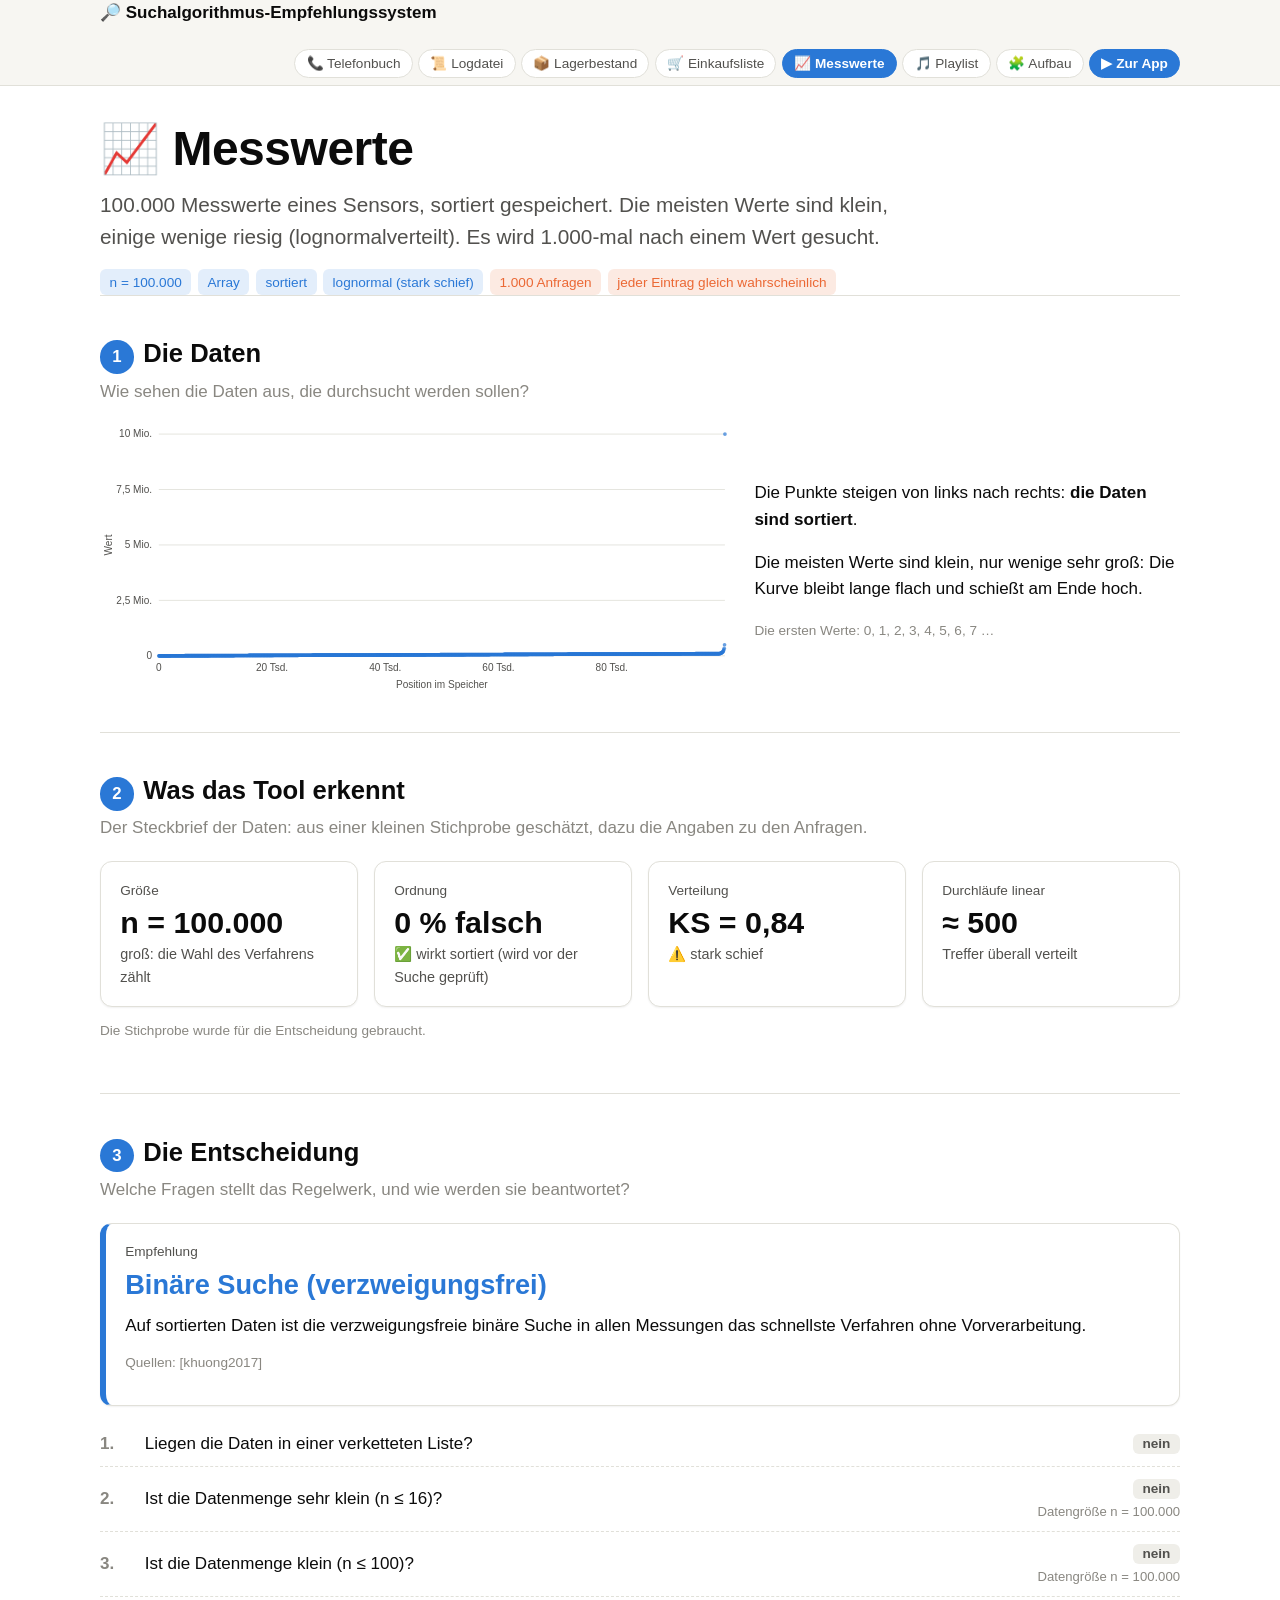
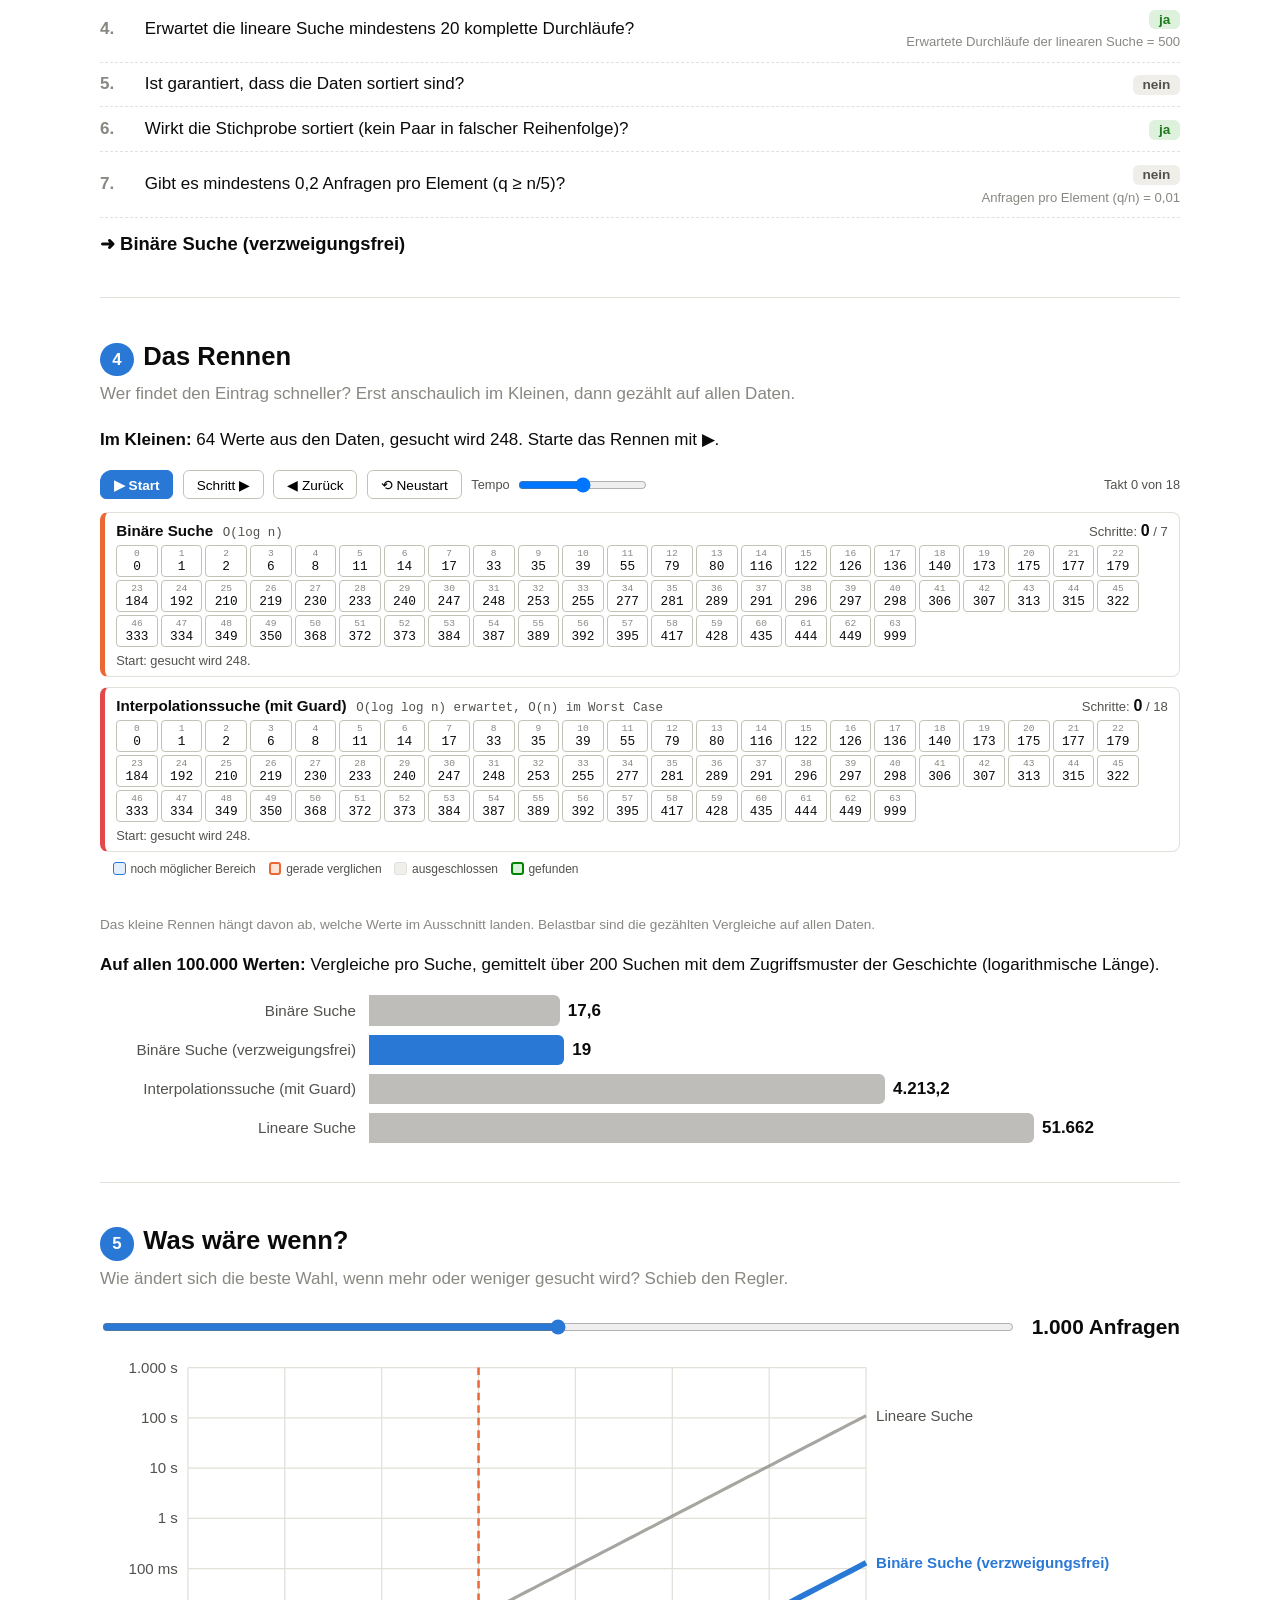
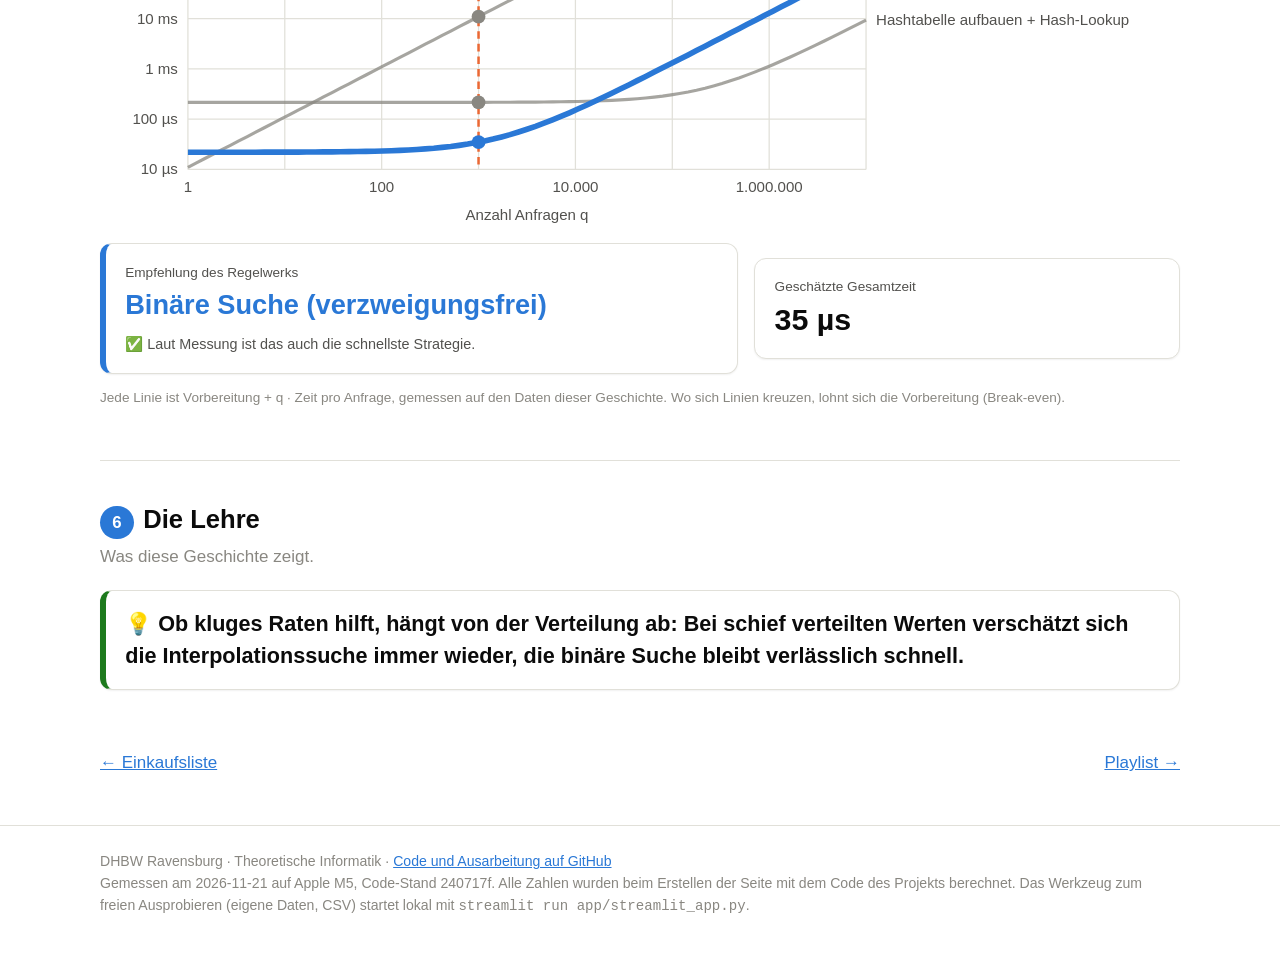
<file: site/messwerte.html>
<!doctype html>
<html lang="de">
<head>
<meta charset="utf-8">
<meta name="viewport" content="width=device-width, initial-scale=1">
<title>Messwerte · Suchalgorithmus-Empfehlungssystem</title>
<link rel="stylesheet" href="assets/style.css">
<link rel="icon" href="data:image/svg+xml,<svg xmlns='http://www.w3.org/2000/svg' viewBox='0 0 100 100'><text y='.9em' font-size='90'>🔎</text></svg>">
<script src="assets/site.js" defer></script>
</head>
<body>
<header class="topbar"><div class="wrap">
<a class="brand" href="index.html">🔎 Suchalgorithmus-Empfehlungssystem</a>
<nav class="pills"><a class="pill" href="telefonbuch.html">📞 Telefonbuch</a><a class="pill" href="logdatei.html">📜 Logdatei</a><a class="pill" href="lager.html">📦 Lagerbestand</a><a class="pill" href="einkaufsliste.html">🛒 Einkaufsliste</a><a class="pill active" href="messwerte.html">📈 Messwerte</a><a class="pill" href="playlist.html">🎵 Playlist</a><a class="pill" href="aufbau.html">🧩 Aufbau</a><a class="pill app" href="https://suchalgorithmus-empfehlungssystem.streamlit.app/">▶ Zur App</a></nav>
</div></header>
<main class="wrap">
<h1>📈 Messwerte</h1><p class="lead">100.000 Messwerte eines Sensors, sortiert gespeichert. Die meisten Werte sind klein, einige wenige riesig (lognormalverteilt). Es wird 1.000-mal nach einem Wert gesucht.</p><div class="badges"><span class="badge">n = 100.000</span><span class="badge">Array</span><span class="badge">sortiert</span><span class="badge">lognormal (stark schief)</span><span class="badge orange">1.000 Anfragen</span><span class="badge orange">jeder Eintrag gleich wahrscheinlich</span></div><section class="chapter"><h2><span class="chapter-no">1</span>Die Daten</h2><p class="question">Wie sehen die Daten aus, die durchsucht werden sollen?</p><div class="grid two"><div class="chart" id="chart-data"></div><div><p>Die Punkte steigen von links nach rechts: <strong>die Daten sind sortiert</strong>.</p><p>Die meisten Werte sind klein, nur wenige sehr groß: Die Kurve bleibt lange flach und schießt am Ende hoch.</p><p class="small">Die ersten Werte: 0, 1, 2, 3, 4, 5, 6, 7 …</p></div></div></section><section class="chapter"><h2><span class="chapter-no">2</span>Was das Tool erkennt</h2><p class="question">Der Steckbrief der Daten: aus einer kleinen Stichprobe geschätzt, dazu die Angaben zu den Anfragen.</p><div class="grid four"><div class="card" title=""><div class="label">Größe</div><div class="value">n = 100.000</div><div class="verdict">groß: die Wahl des Verfahrens zählt</div></div><div class="card" title="Anteil der Nachbarpaare in falscher Reihenfolge, geschätzt auf einer Stichprobe."><div class="label">Ordnung</div><div class="value">0 % falsch</div><div class="verdict">✅ wirkt sortiert (wird vor der Suche geprüft)</div></div><div class="card" title="Abstand zur Gleichverteilung: 0 = ganz gleichmäßig, nahe 1 = stark schief."><div class="label">Verteilung</div><div class="value">KS = 0,84</div><div class="verdict">⚠️ stark schief</div></div><div class="card" title="So oft müsste die lineare Suche für alle Anfragen zusammen komplett durch die Daten laufen."><div class="label">Durchläufe linear</div><div class="value">≈ 500</div><div class="verdict">Treffer überall verteilt</div></div></div><p class="small">Die Stichprobe wurde für die Entscheidung gebraucht.</p></section><section class="chapter"><h2><span class="chapter-no">3</span>Die Entscheidung</h2><p class="question">Welche Fragen stellt das Regelwerk, und wie werden sie beantwortet?</p><div class="card recommendation"><div class="label">Empfehlung</div><div class="name">Binäre Suche (verzweigungsfrei)</div><div>Auf sortierten Daten ist die verzweigungsfreie binäre Suche in allen Messungen das schnellste Verfahren ohne Vorverarbeitung.</div><p class=small>Quellen: [khuong2017]</p></div><ol class="chain"><li><span>Liegen die Daten in einer verketteten Liste?</span><span class="answer"><span class="badge no">nein</span><span class="measured"></span></span></li><li><span>Ist die Datenmenge sehr klein (n ≤ 16)?</span><span class="answer"><span class="badge no">nein</span><span class="measured">Datengröße n = 100.000</span></span></li><li><span>Ist die Datenmenge klein (n ≤ 100)?</span><span class="answer"><span class="badge no">nein</span><span class="measured">Datengröße n = 100.000</span></span></li><li><span>Erwartet die lineare Suche mindestens 20 komplette Durchläufe?</span><span class="answer"><span class="badge yes">ja</span><span class="measured">Erwartete Durchläufe der linearen Suche = 500</span></span></li><li><span>Ist garantiert, dass die Daten sortiert sind?</span><span class="answer"><span class="badge no">nein</span><span class="measured"></span></span></li><li><span>Wirkt die Stichprobe sortiert (kein Paar in falscher Reihenfolge)?</span><span class="answer"><span class="badge yes">ja</span><span class="measured"></span></span></li><li><span>Gibt es mindestens 0,2 Anfragen pro Element (q ≥ n/5)?</span><span class="answer"><span class="badge no">nein</span><span class="measured">Anfragen pro Element (q/n) = 0,01</span></span></li></ol><div class="chain-end">➜ Binäre Suche (verzweigungsfrei)</div></section><section class="chapter"><h2><span class="chapter-no">4</span>Das Rennen</h2><p class="question">Wer findet den Eintrag schneller? Erst anschaulich im Kleinen, dann gezählt auf allen Daten.</p><p><strong>Im Kleinen:</strong> 64 Werte aus den Daten, gesucht wird 248. Starte das Rennen mit ▶.</p><iframe class="race-frame" src="rennen-messwerte.html" height="628" title="Wettrennen"></iframe><p class="small">Das kleine Rennen hängt davon ab, welche Werte im Ausschnitt landen. Belastbar sind die gezählten Vergleiche auf allen Daten.</p><p><strong>Auf allen 100.000 Werten:</strong> Vergleiche pro Suche, gemittelt über 200 Suchen mit dem Zugriffsmuster der Geschichte (logarithmische Länge).</p><div class="bars" id="chart-counts"></div></section><section class="chapter"><h2><span class="chapter-no">5</span>Was wäre wenn?</h2><p class="question">Wie ändert sich die beste Wahl, wenn mehr oder weniger gesucht wird? Schieb den Regler.</p><div id="what-if"><div class="slider-row"><input type="range" min="0" step="1" aria-label="Anzahl Anfragen"><output></output></div><div class="chart"></div><div class="grid two" style="margin-top:1rem"><div class="card recommendation"><div class="label">Empfehlung des Regelwerks</div><div class="name" data-field="recommended"></div><div class="verdict" data-field="agreement"></div></div><div class="card"><div class="label">Geschätzte Gesamtzeit</div><div class="value" data-field="total"></div></div></div><p class="small">Jede Linie ist Vorbereitung + q · Zeit pro Anfrage, gemessen auf den Daten dieser Geschichte. Wo sich Linien kreuzen, lohnt sich die Vorbereitung (Break-even).</p></div></section><section class="chapter"><h2><span class="chapter-no">6</span>Die Lehre</h2><p class="question">Was diese Geschichte zeigt.</p><div class="card lesson">💡 Ob kluges Raten hilft, hängt von der Verteilung ab: Bei schief verteilten Werten verschätzt sich die Interpolationssuche immer wieder, die binäre Suche bleibt verlässlich schnell.</div></section><div class="next-story"><a href="einkaufsliste.html">← Einkaufsliste</a><a href="playlist.html">Playlist →</a></div><script type="application/json" id="story-data">{"points": [[0, 0], [66, 66], [133, 133], [200, 200], [266, 266], [333, 333], [400, 400], [466, 466], [533, 533], [600, 600], [667, 667], [733, 733], [800, 800], [867, 867], [933, 933], [1000, 1000], [1067, 1067], [1134, 1134], [1200, 1200], [1267, 1267], [1334, 1334], [1400, 1400], [1467, 1467], [1534, 1534], [1601, 1601], [1667, 1667], [1734, 1734], [1801, 1801], [1867, 1867], [1934, 1934], [2001, 2001], [2068, 2068], [2134, 2134], [2201, 2201], [2268, 2268], [2334, 2334], [2401, 2401], [2468, 2468], [2534, 2534], [2601, 2601], [2668, 2668], [2735, 2735], [2801, 2801], [2868, 2868], [2935, 2935], [3001, 3001], [3068, 3068], [3135, 3135], [3202, 3202], [3268, 3268], [3335, 3335], [3402, 3402], [3468, 3468], [3535, 3535], [3602, 3602], [3669, 3669], [3735, 3735], [3802, 3802], [3869, 3869], [3935, 3935], [4002, 4002], [4069, 4069], [4136, 4136], [4202, 4202], [4269, 4269], [4336, 4336], [4402, 4402], [4469, 4469], [4536, 4536], [4603, 4603], [4669, 4669], [4736, 4736], [4803, 4803], [4869, 4869], [4936, 4936], [5003, 5003], [5069, 5069], [5136, 5136], [5203, 5203], [5270, 5270], [5336, 5336], [5403, 5403], [5470, 5470], [5536, 5536], [5603, 5603], [5670, 5670], [5737, 5737], [5803, 5803], [5870, 5870], [5937, 5937], [6003, 6003], [6070, 6070], [6137, 6137], [6204, 6204], [6270, 6270], [6337, 6337], [6404, 6404], [6470, 6470], [6537, 6537], [6604, 6604], [6671, 6671], [6737, 6737], [6804, 6804], [6871, 6871], [6937, 6937], [7004, 7004], [7071, 7071], [7138, 7138], [7204, 7204], [7271, 7271], [7338, 7338], [7404, 7404], [7471, 7471], [7538, 7538], [7604, 7604], [7671, 7671], [7738, 7738], [7805, 7805], [7871, 7871], [7938, 7938], [8005, 8005], [8071, 8071], [8138, 8138], [8205, 8205], [8272, 8272], [8338, 8338], [8405, 8405], [8472, 8472], [8538, 8538], [8605, 8605], [8672, 8672], [8739, 8739], [8805, 8805], [8872, 8872], [8939, 8939], [9005, 9005], [9072, 9072], [9139, 9139], [9206, 9206], [9272, 9272], [9339, 9339], [9406, 9406], [9472, 9472], [9539, 9539], [9606, 9606], [9673, 9673], [9739, 9739], [9806, 9806], [9873, 9873], [9939, 9939], [10006, 10006], [10073, 10073], [10139, 10139], [10206, 10206], [10273, 10273], [10340, 10340], [10406, 10406], [10473, 10473], [10540, 10540], [10606, 10606], [10673, 10673], [10740, 10740], [10807, 10807], [10873, 10873], [10940, 10940], [11007, 11007], [11073, 11073], [11140, 11140], [11207, 11207], [11274, 11274], [11340, 11340], [11407, 11407], [11474, 11474], [11540, 11540], [11607, 11607], [11674, 11674], [11741, 11741], [11807, 11807], [11874, 11874], [11941, 11941], [12007, 12007], [12074, 12074], [12141, 12141], [12208, 12208], [12274, 12274], [12341, 12341], [12408, 12408], [12474, 12474], [12541, 12541], [12608, 12608], [12674, 12674], [12741, 12741], [12808, 12808], [12875, 12875], [12941, 12941], [13008, 13008], [13075, 13075], [13141, 13141], [13208, 13208], [13275, 13275], [13342, 13342], [13408, 13408], [13475, 13475], [13542, 13542], [13608, 13608], [13675, 13675], [13742, 13742], [13809, 13809], [13875, 13875], [13942, 13942], [14009, 14009], [14075, 14075], [14142, 14142], [14209, 14209], [14276, 14276], [14342, 14342], [14409, 14409], [14476, 14476], [14542, 14542], [14609, 14609], [14676, 14676], [14743, 14743], [14809, 14809], [14876, 14876], [14943, 14943], [15009, 15009], [15076, 15076], [15143, 15143], [15209, 15209], [15276, 15276], [15343, 15343], [15410, 15410], [15476, 15476], [15543, 15543], [15610, 15610], [15676, 15676], [15743, 15743], [15810, 15810], [15877, 15877], [15943, 15943], [16010, 16010], [16077, 16077], [16143, 16143], [16210, 16210], [16277, 16277], [16344, 16344], [16410, 16410], [16477, 16477], [16544, 16544], [16610, 16610], [16677, 16677], [16744, 16744], [16811, 16811], [16877, 16877], [16944, 16944], [17011, 17011], [17077, 17077], [17144, 17144], [17211, 17211], [17278, 17278], [17344, 17344], [17411, 17411], [17478, 17478], [17544, 17544], [17611, 17611], [17678, 17678], [17744, 17744], [17811, 17811], [17878, 17878], [17945, 17945], [18011, 18011], [18078, 18078], [18145, 18145], [18211, 18211], [18278, 18278], [18345, 18345], [18412, 18412], [18478, 18478], [18545, 18545], [18612, 18612], [18678, 18678], [18745, 18745], [18812, 18812], [18879, 18879], [18945, 18945], [19012, 19012], [19079, 19079], [19145, 19145], [19212, 19212], [19279, 19279], [19346, 19346], [19412, 19412], [19479, 19479], [19546, 19546], [19612, 19612], [19679, 19679], [19746, 19746], [19813, 19813], [19879, 19879], [19946, 19946], [20013, 20013], [20079, 20079], [20146, 20146], [20213, 20213], [20279, 20279], [20346, 20346], [20413, 20413], [20480, 20480], [20546, 20546], [20613, 20613], [20680, 20680], [20746, 20746], [20813, 20813], [20880, 20880], [20947, 20947], [21013, 21013], [21080, 21080], [21147, 21147], [21213, 21213], [21280, 21280], [21347, 21347], [21414, 21414], [21480, 21480], [21547, 21547], [21614, 21614], [21680, 21680], [21747, 21747], [21814, 21814], [21881, 21881], [21947, 21947], [22014, 22014], [22081, 22081], [22147, 22147], [22214, 22214], [22281, 22281], [22348, 22348], [22414, 22414], [22481, 22481], [22548, 22548], [22614, 22614], [22681, 22681], [22748, 22748], [22814, 22814], [22881, 22881], [22948, 22948], [23015, 23015], [23081, 23081], [23148, 23148], [23215, 23215], [23281, 23281], [23348, 23348], [23415, 23415], [23482, 23482], [23548, 23548], [23615, 23615], [23682, 23682], [23748, 23748], [23815, 23815], [23882, 23882], [23949, 23949], [24015, 24015], [24082, 24082], [24149, 24149], [24215, 24215], [24282, 24282], [24349, 24349], [24416, 24416], [24482, 24482], [24549, 24549], [24616, 24616], [24682, 24682], [24749, 24749], [24816, 24816], [24883, 24883], [24949, 24949], [25016, 25016], [25083, 25083], [25149, 25149], [25216, 25216], [25283, 25283], [25349, 25349], [25416, 25416], [25483, 25483], [25550, 25550], [25616, 25616], [25683, 25683], [25750, 25750], [25816, 25816], [25883, 25883], [25950, 25950], [26017, 26017], [26083, 26083], [26150, 26150], [26217, 26217], [26283, 26283], [26350, 26350], [26417, 26417], [26484, 26484], [26550, 26550], [26617, 26617], [26684, 26684], [26750, 26750], [26817, 26817], [26884, 26884], [26951, 26951], [27017, 27017], [27084, 27084], [27151, 27151], [27217, 27217], [27284, 27284], [27351, 27351], [27418, 27418], [27484, 27484], [27551, 27551], [27618, 27618], [27684, 27684], [27751, 27751], [27818, 27818], [27884, 27884], [27951, 27951], [28018, 28018], [28085, 28085], [28151, 28151], [28218, 28218], [28285, 28285], [28351, 28351], [28418, 28418], [28485, 28485], [28552, 28552], [28618, 28618], [28685, 28685], [28752, 28752], [28818, 28818], [28885, 28885], [28952, 28952], [29019, 29019], [29085, 29085], [29152, 29152], [29219, 29219], [29285, 29285], [29352, 29352], [29419, 29419], [29486, 29486], [29552, 29552], [29619, 29619], [29686, 29686], [29752, 29752], [29819, 29819], [29886, 29886], [29953, 29953], [30019, 30019], [30086, 30086], [30153, 30153], [30219, 30219], [30286, 30286], [30353, 30353], [30419, 30419], [30486, 30486], [30553, 30553], [30620, 30620], [30686, 30686], [30753, 30753], [30820, 30820], [30886, 30886], [30953, 30953], [31020, 31020], [31087, 31087], [31153, 31153], [31220, 31220], [31287, 31287], [31353, 31353], [31420, 31420], [31487, 31487], [31554, 31554], [31620, 31620], [31687, 31687], [31754, 31754], [31820, 31820], [31887, 31887], [31954, 31954], [32021, 32021], [32087, 32087], [32154, 32154], [32221, 32221], [32287, 32287], [32354, 32354], [32421, 32421], [32488, 32488], [32554, 32554], [32621, 32621], [32688, 32688], [32754, 32754], [32821, 32821], [32888, 32888], [32954, 32954], [33021, 33021], [33088, 33088], [33155, 33155], [33221, 33221], [33288, 33288], [33355, 33355], [33421, 33421], [33488, 33488], [33555, 33555], [33622, 33622], [33688, 33688], [33755, 33755], [33822, 33822], [33888, 33888], [33955, 33955], [34022, 34022], [34089, 34089], [34155, 34155], [34222, 34222], [34289, 34289], [34355, 34355], [34422, 34422], [34489, 34489], [34556, 34556], [34622, 34622], [34689, 34689], [34756, 34756], [34822, 34822], [34889, 34889], [34956, 34956], [35022, 35022], [35089, 35089], [35156, 35156], [35223, 35223], [35289, 35289], [35356, 35356], [35423, 35423], [35489, 35489], [35556, 35556], [35623, 35623], [35690, 35690], [35756, 35756], [35823, 35823], [35890, 35890], [35956, 35956], [36023, 36023], [36090, 36090], [36157, 36157], [36223, 36223], [36290, 36290], [36357, 36357], [36423, 36423], [36490, 36490], [36557, 36557], [36624, 36624], [36690, 36690], [36757, 36757], [36824, 36824], [36890, 36890], [36957, 36957], [37024, 37024], [37091, 37091], [37157, 37157], [37224, 37224], [37291, 37291], [37357, 37357], [37424, 37424], [37491, 37491], [37557, 37557], [37624, 37624], [37691, 37691], [37758, 37758], [37824, 37824], [37891, 37891], [37958, 37958], [38024, 38024], [38091, 38091], [38158, 38158], [38225, 38225], [38291, 38291], [38358, 38358], [38425, 38425], [38491, 38491], [38558, 38558], [38625, 38625], [38692, 38692], [38758, 38758], [38825, 38825], [38892, 38892], [38958, 38958], [39025, 39025], [39092, 39092], [39159, 39159], [39225, 39225], [39292, 39292], [39359, 39359], [39425, 39425], [39492, 39492], [39559, 39559], [39626, 39626], [39692, 39692], [39759, 39759], [39826, 39826], [39892, 39892], [39959, 39959], [40026, 40026], [40092, 40092], [40159, 40159], [40226, 40226], [40293, 40293], [40359, 40359], [40426, 40426], [40493, 40493], [40559, 40559], [40626, 40626], [40693, 40693], [40760, 40760], [40826, 40826], [40893, 40893], [40960, 40960], [41026, 41026], [41093, 41093], [41160, 41160], [41227, 41227], [41293, 41293], [41360, 41360], [41427, 41427], [41493, 41493], [41560, 41560], [41627, 41627], [41694, 41694], [41760, 41760], [41827, 41827], [41894, 41894], [41960, 41960], [42027, 42027], [42094, 42094], [42161, 42161], [42227, 42227], [42294, 42294], [42361, 42361], [42427, 42427], [42494, 42494], [42561, 42561], [42627, 42627], [42694, 42694], [42761, 42761], [42828, 42828], [42894, 42894], [42961, 42961], [43028, 43028], [43094, 43094], [43161, 43161], [43228, 43228], [43295, 43295], [43361, 43361], [43428, 43428], [43495, 43495], [43561, 43561], [43628, 43628], [43695, 43695], [43762, 43762], [43828, 43828], [43895, 43895], [43962, 43962], [44028, 44028], [44095, 44095], [44162, 44162], [44229, 44229], [44295, 44295], [44362, 44362], [44429, 44429], [44495, 44495], [44562, 44562], [44629, 44629], [44696, 44696], [44762, 44762], [44829, 44829], [44896, 44896], [44962, 44962], [45029, 45029], [45096, 45096], [45162, 45162], [45229, 45229], [45296, 45296], [45363, 45363], [45429, 45429], [45496, 45496], [45563, 45563], [45629, 45629], [45696, 45696], [45763, 45763], [45830, 45830], [45896, 45896], [45963, 45963], [46030, 46030], [46096, 46096], [46163, 46163], [46230, 46230], [46297, 46297], [46363, 46363], [46430, 46430], [46497, 46497], [46563, 46563], [46630, 46630], [46697, 46697], [46764, 46764], [46830, 46830], [46897, 46897], [46964, 46964], [47030, 47030], [47097, 47097], [47164, 47164], [47231, 47231], [47297, 47297], [47364, 47364], [47431, 47431], [47497, 47497], [47564, 47564], [47631, 47631], [47697, 47697], [47764, 47764], [47831, 47831], [47898, 47898], [47964, 47964], [48031, 48031], [48098, 48098], [48164, 48164], [48231, 48231], [48298, 48298], [48365, 48365], [48431, 48431], [48498, 48498], [48565, 48565], [48631, 48631], [48698, 48698], [48765, 48765], [48832, 48832], [48898, 48898], [48965, 48965], [49032, 49032], [49098, 49098], [49165, 49165], [49232, 49232], [49299, 49299], [49365, 49365], [49432, 49432], [49499, 49499], [49565, 49565], [49632, 49632], [49699, 49699], [49766, 49766], [49832, 49832], [49899, 49899], [49966, 49966], [50032, 50032], [50099, 50099], [50166, 50166], [50232, 50232], [50299, 50299], [50366, 50366], [50433, 50433], [50499, 50499], [50566, 50566], [50633, 50633], [50699, 50699], [50766, 50766], [50833, 50833], [50900, 50900], [50966, 50966], [51033, 51033], [51100, 51100], [51166, 51166], [51233, 51233], [51300, 51300], [51367, 51367], [51433, 51433], [51500, 51500], [51567, 51567], [51633, 51633], [51700, 51700], [51767, 51767], [51834, 51834], [51900, 51900], [51967, 51967], [52034, 52034], [52100, 52100], [52167, 52167], [52234, 52234], [52301, 52301], [52367, 52367], [52434, 52434], [52501, 52501], [52567, 52567], [52634, 52634], [52701, 52701], [52767, 52767], [52834, 52834], [52901, 52901], [52968, 52968], [53034, 53034], [53101, 53101], [53168, 53168], [53234, 53234], [53301, 53301], [53368, 53368], [53435, 53435], [53501, 53501], [53568, 53568], [53635, 53635], [53701, 53701], [53768, 53768], [53835, 53835], [53902, 53902], [53968, 53968], [54035, 54035], [54102, 54102], [54168, 54168], [54235, 54235], [54302, 54302], [54369, 54369], [54435, 54435], [54502, 54502], [54569, 54569], [54635, 54635], [54702, 54702], [54769, 54769], [54836, 54836], [54902, 54902], [54969, 54969], [55036, 55036], [55102, 55102], [55169, 55169], [55236, 55236], [55302, 55302], [55369, 55369], [55436, 55436], [55503, 55503], [55569, 55569], [55636, 55636], [55703, 55703], [55769, 55769], [55836, 55836], [55903, 55903], [55970, 55970], [56036, 56036], [56103, 56103], [56170, 56170], [56236, 56236], [56303, 56303], [56370, 56370], [56437, 56437], [56503, 56503], [56570, 56570], [56637, 56637], [56703, 56703], [56770, 56770], [56837, 56837], [56904, 56904], [56970, 56970], [57037, 57037], [57104, 57104], [57170, 57170], [57237, 57237], [57304, 57304], [57371, 57371], [57437, 57437], [57504, 57504], [57571, 57571], [57637, 57637], [57704, 57704], [57771, 57771], [57837, 57837], [57904, 57904], [57971, 57971], [58038, 58038], [58104, 58104], [58171, 58171], [58238, 58238], [58304, 58304], [58371, 58371], [58438, 58438], [58505, 58505], [58571, 58571], [58638, 58638], [58705, 58705], [58771, 58771], [58838, 58838], [58905, 58905], [58972, 58972], [59038, 59038], [59105, 59105], [59172, 59172], [59238, 59238], [59305, 59305], [59372, 59372], [59439, 59439], [59505, 59505], [59572, 59572], [59639, 59639], [59705, 59705], [59772, 59772], [59839, 59839], [59906, 59906], [59972, 59972], [60039, 60039], [60106, 60106], [60172, 60172], [60239, 60239], [60306, 60306], [60372, 60372], [60439, 60439], [60506, 60506], [60573, 60573], [60639, 60639], [60706, 60706], [60773, 60773], [60839, 60839], [60906, 60906], [60973, 60973], [61040, 61040], [61106, 61106], [61173, 61173], [61240, 61240], [61306, 61306], [61373, 61373], [61440, 61440], [61507, 61507], [61573, 61573], [61640, 61640], [61707, 61707], [61773, 61773], [61840, 61840], [61907, 61907], [61974, 61974], [62040, 62040], [62107, 62107], [62174, 62174], [62240, 62240], [62307, 62307], [62374, 62374], [62441, 62441], [62507, 62507], [62574, 62574], [62641, 62641], [62707, 62707], [62774, 62774], [62841, 62841], [62907, 62907], [62974, 62974], [63041, 63041], [63108, 63108], [63174, 63174], [63241, 63241], [63308, 63308], [63374, 63374], [63441, 63441], [63508, 63508], [63575, 63575], [63641, 63641], [63708, 63708], [63775, 63775], [63841, 63841], [63908, 63908], [63975, 63975], [64042, 64042], [64108, 64108], [64175, 64175], [64242, 64242], [64308, 64308], [64375, 64375], [64442, 64442], [64509, 64509], [64575, 64575], [64642, 64642], [64709, 64709], [64775, 64775], [64842, 64842], [64909, 64909], [64976, 64976], [65042, 65042], [65109, 65109], [65176, 65176], [65242, 65242], [65309, 65309], [65376, 65376], [65442, 65442], [65509, 65509], [65576, 65576], [65643, 65643], [65709, 65709], [65776, 65776], [65843, 65843], [65909, 65909], [65976, 65976], [66043, 66043], [66110, 66110], [66176, 66176], [66243, 66243], [66310, 66310], [66376, 66376], [66443, 66443], [66510, 66510], [66577, 66577], [66643, 66643], [66710, 66710], [66777, 66777], [66843, 66843], [66910, 66910], [66977, 66977], [67044, 67044], [67110, 67110], [67177, 67177], [67244, 67244], [67310, 67310], [67377, 67377], [67444, 67444], [67510, 67510], [67577, 67577], [67644, 67644], [67711, 67711], [67777, 67777], [67844, 67844], [67911, 67911], [67977, 67977], [68044, 68044], [68111, 68111], [68178, 68178], [68244, 68244], [68311, 68311], [68378, 68378], [68444, 68444], [68511, 68511], [68578, 68578], [68645, 68645], [68711, 68711], [68778, 68778], [68845, 68845], [68911, 68911], [68978, 68978], [69045, 69045], [69112, 69112], [69178, 69178], [69245, 69245], [69312, 69312], [69378, 69378], [69445, 69445], [69512, 69512], [69579, 69579], [69645, 69645], [69712, 69712], [69779, 69779], [69845, 69845], [69912, 69912], [69979, 69979], [70045, 70045], [70112, 70112], [70179, 70179], [70246, 70246], [70312, 70312], [70379, 70379], [70446, 70446], [70512, 70512], [70579, 70579], [70646, 70646], [70713, 70713], [70779, 70779], [70846, 70846], [70913, 70913], [70979, 70979], [71046, 71046], [71113, 71113], [71180, 71180], [71246, 71246], [71313, 71313], [71380, 71380], [71446, 71446], [71513, 71513], [71580, 71580], [71647, 71647], [71713, 71713], [71780, 71780], [71847, 71847], [71913, 71913], [71980, 71980], [72047, 72047], [72114, 72114], [72180, 72180], [72247, 72247], [72314, 72314], [72380, 72380], [72447, 72447], [72514, 72514], [72580, 72580], [72647, 72647], [72714, 72714], [72781, 72781], [72847, 72847], [72914, 72914], [72981, 72981], [73047, 73047], [73114, 73114], [73181, 73181], [73248, 73248], [73314, 73314], [73381, 73381], [73448, 73448], [73514, 73514], [73581, 73581], [73648, 73648], [73715, 73715], [73781, 73781], [73848, 73848], [73915, 73915], [73981, 73981], [74048, 74048], [74115, 74115], [74182, 74182], [74248, 74248], [74315, 74315], [74382, 74382], [74448, 74448], [74515, 74515], [74582, 74582], [74649, 74649], [74715, 74715], [74782, 74782], [74849, 74849], [74915, 74915], [74982, 74982], [75049, 75049], [75115, 75115], [75182, 75182], [75249, 75249], [75316, 75316], [75382, 75382], [75449, 75449], [75516, 75516], [75582, 75582], [75649, 75649], [75716, 75716], [75783, 75783], [75849, 75849], [75916, 75916], [75983, 75983], [76049, 76049], [76116, 76116], [76183, 76183], [76250, 76250], [76316, 76316], [76383, 76383], [76450, 76450], [76516, 76516], [76583, 76583], [76650, 76650], [76717, 76717], [76783, 76783], [76850, 76850], [76917, 76917], [76983, 76983], [77050, 77050], [77117, 77117], [77184, 77184], [77250, 77250], [77317, 77317], [77384, 77384], [77450, 77450], [77517, 77517], [77584, 77584], [77650, 77650], [77717, 77717], [77784, 77784], [77851, 77851], [77917, 77917], [77984, 77984], [78051, 78051], [78117, 78117], [78184, 78184], [78251, 78251], [78318, 78318], [78384, 78384], [78451, 78451], [78518, 78518], [78584, 78584], [78651, 78651], [78718, 78718], [78785, 78785], [78851, 78851], [78918, 78918], [78985, 78985], [79051, 79051], [79118, 79118], [79185, 79185], [79252, 79252], [79318, 79318], [79385, 79385], [79452, 79452], [79518, 79518], [79585, 79585], [79652, 79652], [79719, 79719], [79785, 79785], [79852, 79852], [79919, 79919], [79985, 79985], [80052, 80052], [80119, 80119], [80185, 80185], [80252, 80252], [80319, 80319], [80386, 80386], [80452, 80452], [80519, 80519], [80586, 80586], [80652, 80652], [80719, 80719], [80786, 80786], [80853, 80853], [80919, 80919], [80986, 80986], [81053, 81053], [81119, 81119], [81186, 81186], [81253, 81253], [81320, 81320], [81386, 81386], [81453, 81453], [81520, 81520], [81586, 81586], [81653, 81653], [81720, 81720], [81787, 81787], [81853, 81853], [81920, 81920], [81987, 81987], [82053, 82053], [82120, 82120], [82187, 82187], [82254, 82254], [82320, 82320], [82387, 82387], [82454, 82454], [82520, 82520], [82587, 82587], [82654, 82654], [82720, 82720], [82787, 82787], [82854, 82854], [82921, 82921], [82987, 82987], [83054, 83054], [83121, 83121], [83187, 83187], [83254, 83254], [83321, 83321], [83388, 83388], [83454, 83454], [83521, 83521], [83588, 83588], [83654, 83654], [83721, 83721], [83788, 83788], [83855, 83855], [83921, 83921], [83988, 83988], [84055, 84055], [84121, 84121], [84188, 84188], [84255, 84255], [84322, 84322], [84388, 84388], [84455, 84455], [84522, 84522], [84588, 84588], [84655, 84655], [84722, 84722], [84789, 84789], [84855, 84855], [84922, 84922], [84989, 84989], [85055, 85055], [85122, 85122], [85189, 85189], [85255, 85255], [85322, 85322], [85389, 85389], [85456, 85456], [85522, 85522], [85589, 85589], [85656, 85656], [85722, 85722], [85789, 85789], [85856, 85856], [85923, 85923], [85989, 85989], [86056, 86056], [86123, 86123], [86189, 86189], [86256, 86256], [86323, 86323], [86390, 86390], [86456, 86456], [86523, 86523], [86590, 86590], [86656, 86656], [86723, 86723], [86790, 86790], [86857, 86857], [86923, 86923], [86990, 86990], [87057, 87057], [87123, 87123], [87190, 87190], [87257, 87257], [87324, 87324], [87390, 87390], [87457, 87457], [87524, 87524], [87590, 87590], [87657, 87657], [87724, 87724], [87790, 87790], [87857, 87857], [87924, 87924], [87991, 87991], [88057, 88057], [88124, 88124], [88191, 88191], [88257, 88257], [88324, 88324], [88391, 88391], [88458, 88458], [88524, 88524], [88591, 88591], [88658, 88658], [88724, 88724], [88791, 88791], [88858, 88858], [88925, 88925], [88991, 88991], [89058, 89058], [89125, 89125], [89191, 89191], [89258, 89258], [89325, 89325], [89392, 89392], [89458, 89458], [89525, 89525], [89592, 89592], [89658, 89658], [89725, 89725], [89792, 89792], [89859, 89859], [89925, 89925], [89992, 89992], [90059, 90059], [90125, 90125], [90192, 90192], [90259, 90259], [90325, 90325], [90392, 90392], [90459, 90459], [90526, 90526], [90592, 90592], [90659, 90659], [90726, 90726], [90792, 90792], [90859, 90859], [90926, 90926], [90993, 90993], [91059, 91059], [91126, 91126], [91193, 91193], [91259, 91259], [91326, 91326], [91393, 91393], [91460, 91460], [91526, 91526], [91593, 91593], [91660, 91660], [91726, 91726], [91793, 91793], [91860, 91860], [91927, 91927], [91993, 91993], [92060, 92060], [92127, 92127], [92193, 92193], [92260, 92260], [92327, 92327], [92394, 92394], [92460, 92460], [92527, 92527], [92594, 92594], [92660, 92660], [92727, 92727], [92794, 92794], [92860, 92860], [92927, 92927], [92994, 92994], [93061, 93061], [93127, 93127], [93194, 93194], [93261, 93261], [93327, 93327], [93394, 93394], [93461, 93461], [93528, 93528], [93594, 93594], [93661, 93661], [93728, 93728], [93794, 93794], [93861, 93861], [93928, 93928], [93995, 93995], [94061, 94061], [94128, 94128], [94195, 94195], [94261, 94261], [94328, 94328], [94395, 94395], [94462, 94462], [94528, 94528], [94595, 94595], [94662, 94662], [94728, 94728], [94795, 94795], [94862, 94862], [94929, 94929], [94995, 94995], [95062, 95062], [95129, 95129], [95195, 95195], [95262, 95262], [95329, 95329], [95395, 95395], [95462, 95462], [95529, 95529], [95596, 95596], [95662, 95662], [95729, 95729], [95796, 95796], [95862, 95862], [95929, 95929], [95996, 95996], [96063, 96063], [96129, 96129], [96196, 96196], [96263, 96263], [96329, 96329], [96396, 96396], [96463, 96463], [96530, 96530], [96596, 96596], [96663, 96663], [96730, 96730], [96796, 96796], [96863, 96863], [96930, 96930], [96997, 96997], [97063, 97063], [97130, 97130], [97197, 97197], [97263, 97263], [97330, 97330], [97397, 97397], [97464, 97464], [97530, 97530], [97597, 97597], [97664, 97664], [97730, 97730], [97797, 97797], [97864, 97864], [97930, 97930], [97997, 97997], [98064, 98064], [98131, 98131], [98197, 98197], [98264, 98264], [98331, 98331], [98397, 98397], [98464, 98464], [98531, 98531], [98598, 98598], [98664, 98664], [98731, 98731], [98798, 98798], [98864, 98864], [98931, 98931], [98998, 98998], [99065, 99065], [99131, 103772], [99198, 110966], [99265, 120184], [99331, 127057], [99398, 136192], [99465, 146159], [99532, 159648], [99598, 175765], [99665, 194585], [99732, 230059], [99798, 269267], [99865, 340701], [99932, 499906], [99999, 10000000]], "counts": [{"name": "Lineare Suche", "value": 51661.965, "recommended": false}, {"name": "Binäre Suche", "value": 17.635, "recommended": false}, {"name": "Interpolationssuche (mit Guard)", "value": 4213.215, "recommended": false}, {"name": "Binäre Suche (verzweigungsfrei)", "value": 19.0, "recommended": true}], "what_if": {"steps": [1, 3, 10, 30, 100, 300, 1000, 3000, 10000, 30000, 100000, 1000000, 10000000], "default_q": 1000, "decisions": {"1": {"recommended": "Lineare Suche", "total_ns": 11009.917, "agreement": "✅ Laut Messung ist das auch die schnellste Strategie."}, "3": {"recommended": "Binäre Suche (verzweigungsfrei)", "total_ns": 22038.877, "agreement": "Laut Messung praktisch gleichauf mit „Fibonacci-Suche“ (0 % Unterschied)."}, "10": {"recommended": "Binäre Suche (verzweigungsfrei)", "total_ns": 22129.59, "agreement": "✅ Laut Messung ist das auch die schnellste Strategie."}, "30": {"recommended": "Binäre Suche (verzweigungsfrei)", "total_ns": 22388.77, "agreement": "✅ Laut Messung ist das auch die schnellste Strategie."}, "100": {"recommended": "Binäre Suche (verzweigungsfrei)", "total_ns": 23295.9, "agreement": "✅ Laut Messung ist das auch die schnellste Strategie."}, "300": {"recommended": "Binäre Suche (verzweigungsfrei)", "total_ns": 25887.7, "agreement": "✅ Laut Messung ist das auch die schnellste Strategie."}, "1000": {"recommended": "Binäre Suche (verzweigungsfrei)", "total_ns": 34959.0, "agreement": "✅ Laut Messung ist das auch die schnellste Strategie."}, "3000": {"recommended": "Binäre Suche (verzweigungsfrei)", "total_ns": 60877.0, "agreement": "✅ Laut Messung ist das auch die schnellste Strategie."}, "10000": {"recommended": "Binäre Suche (verzweigungsfrei)", "total_ns": 151590.0, "agreement": "✅ Laut Messung ist das auch die schnellste Strategie."}, "30000": {"recommended": "Hashtabelle aufbauen + Hash-Lookup", "total_ns": 243343.0, "agreement": "✅ Laut Messung ist das auch die schnellste Strategie."}, "100000": {"recommended": "Hashtabelle aufbauen + Hash-Lookup", "total_ns": 307533.0, "agreement": "✅ Laut Messung ist das auch die schnellste Strategie."}, "1000000": {"recommended": "Hashtabelle aufbauen + Hash-Lookup", "total_ns": 1132833.0, "agreement": "✅ Laut Messung ist das auch die schnellste Strategie."}, "10000000": {"recommended": "Hashtabelle aufbauen + Hash-Lookup", "total_ns": 9385833.0, "agreement": "✅ Laut Messung ist das auch die schnellste Strategie."}}, "curves": [{"name": "Binäre Suche (verzweigungsfrei)", "prep": 22000, "query": 12.959}, {"name": "Lineare Suche", "prep": 0, "query": 11009.917}, {"name": "Hashtabelle aufbauen + Hash-Lookup", "prep": 215833, "query": 0.917}]}}</script>
</main>
<footer><div class="wrap">
DHBW Ravensburg · Theoretische Informatik · <a href="https://github.com/MarlonM05/Suchalgorithmus-Empfehlungssystem">Code und Ausarbeitung auf GitHub</a><br>
Gemessen am 2026-11-21 auf Apple M5, Code-Stand 240717f. Alle Zahlen wurden beim Erstellen der Seite mit dem Code des Projekts berechnet.
Das Werkzeug zum freien Ausprobieren (eigene Daten, CSV) startet lokal mit <code>streamlit run app/streamlit_app.py</code>.
</div></footer>
</body>
</html>
</file>
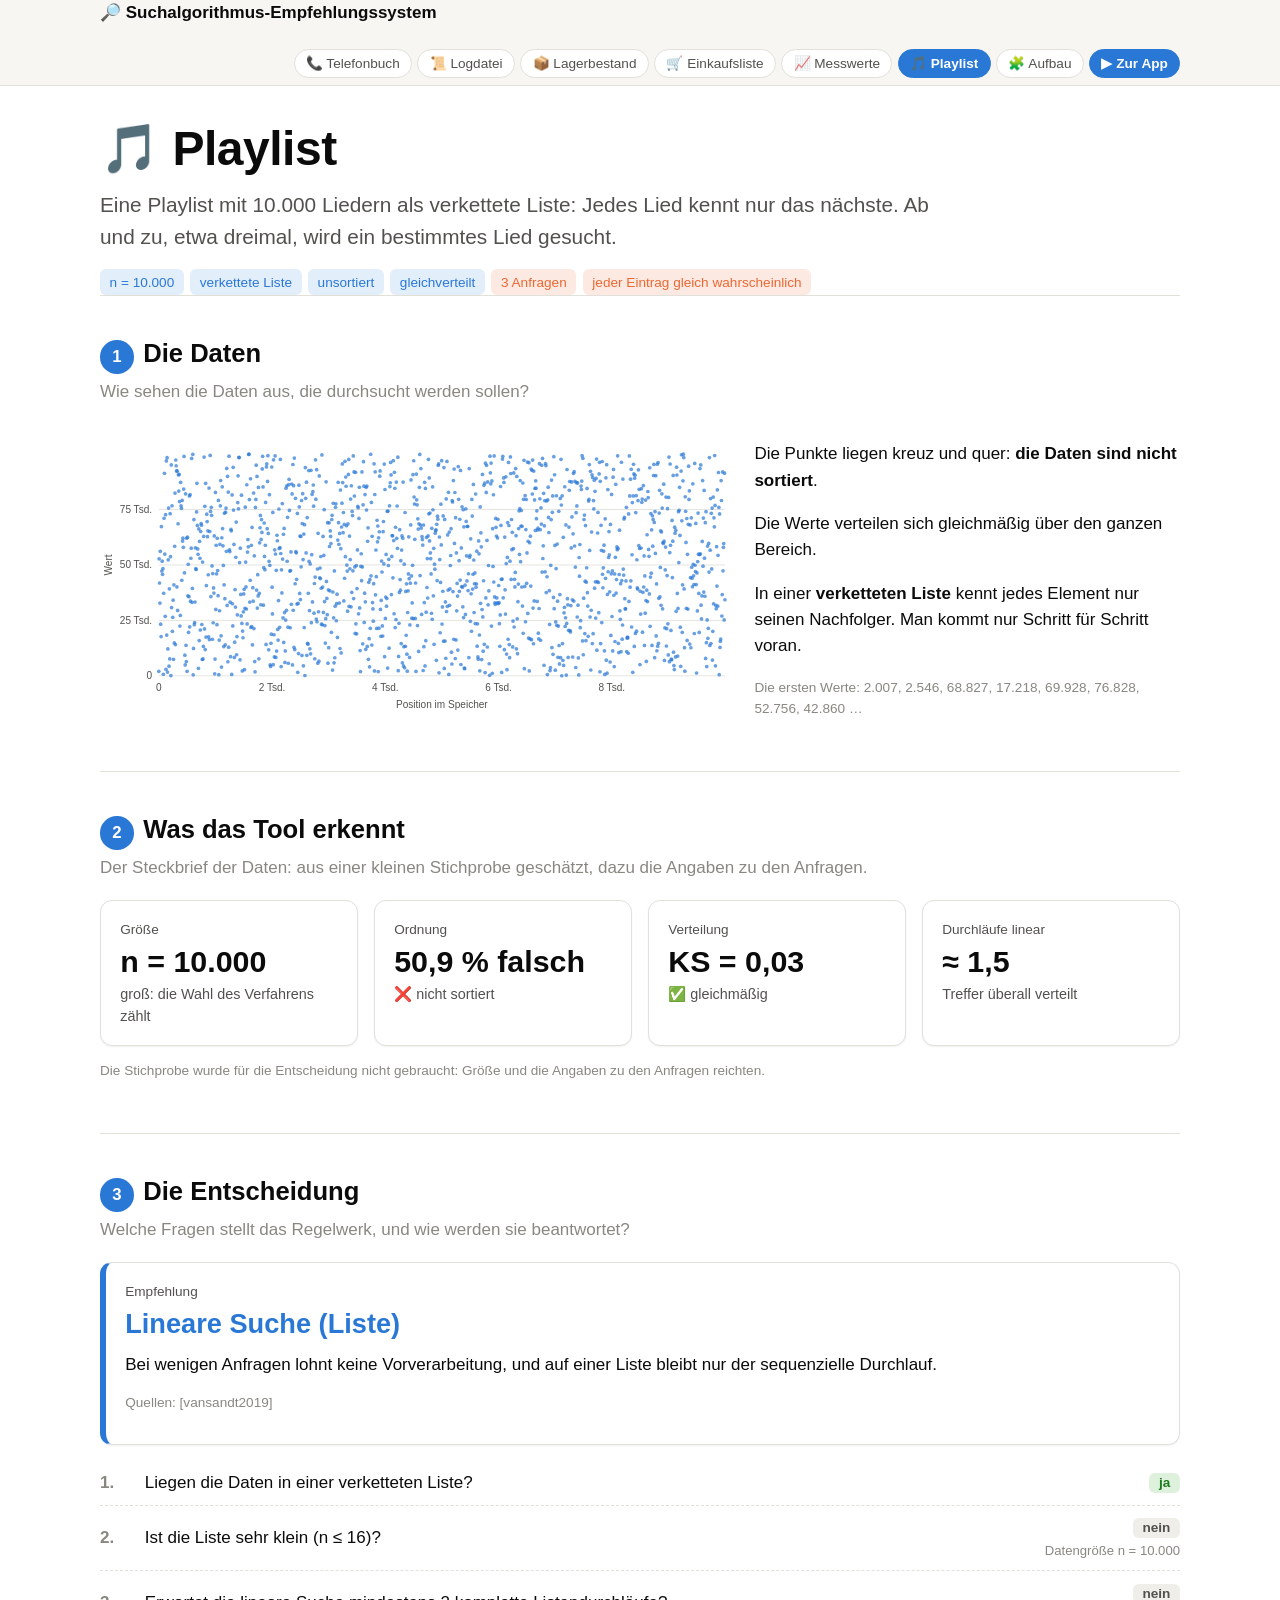
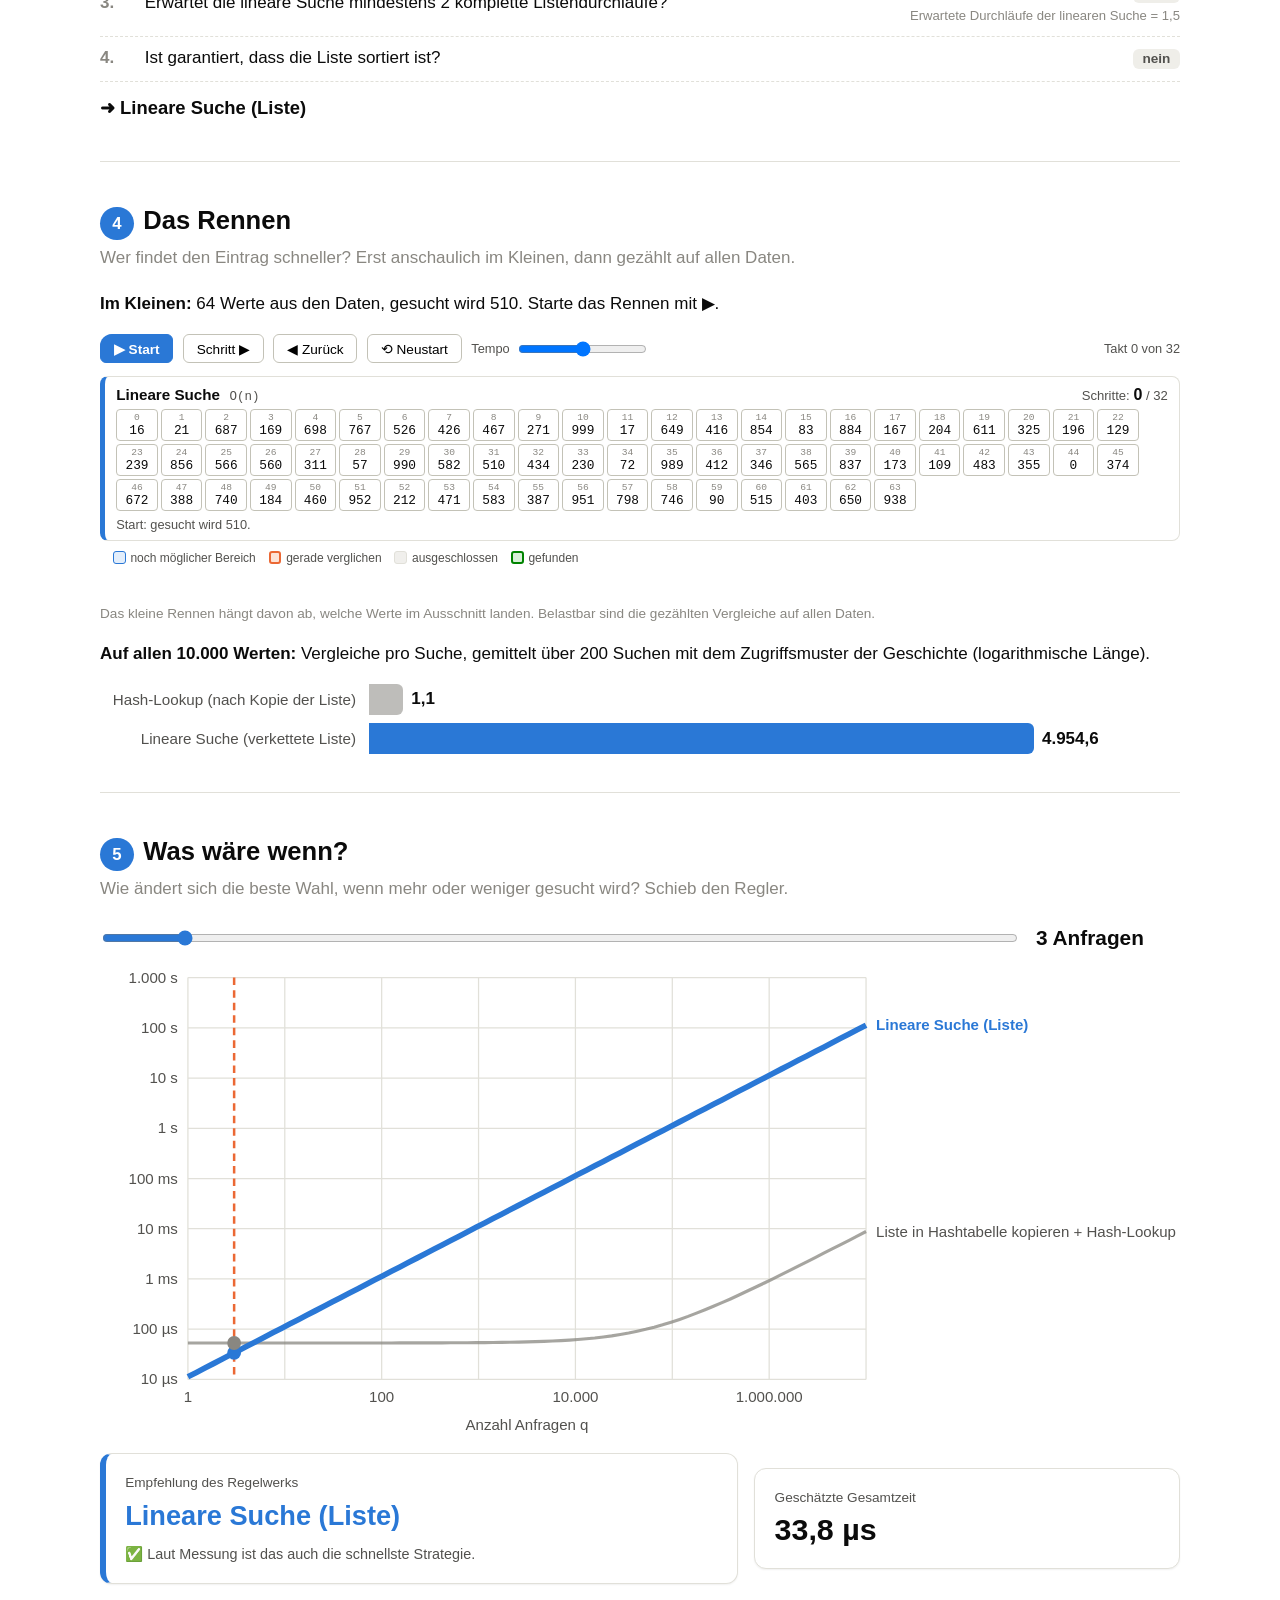
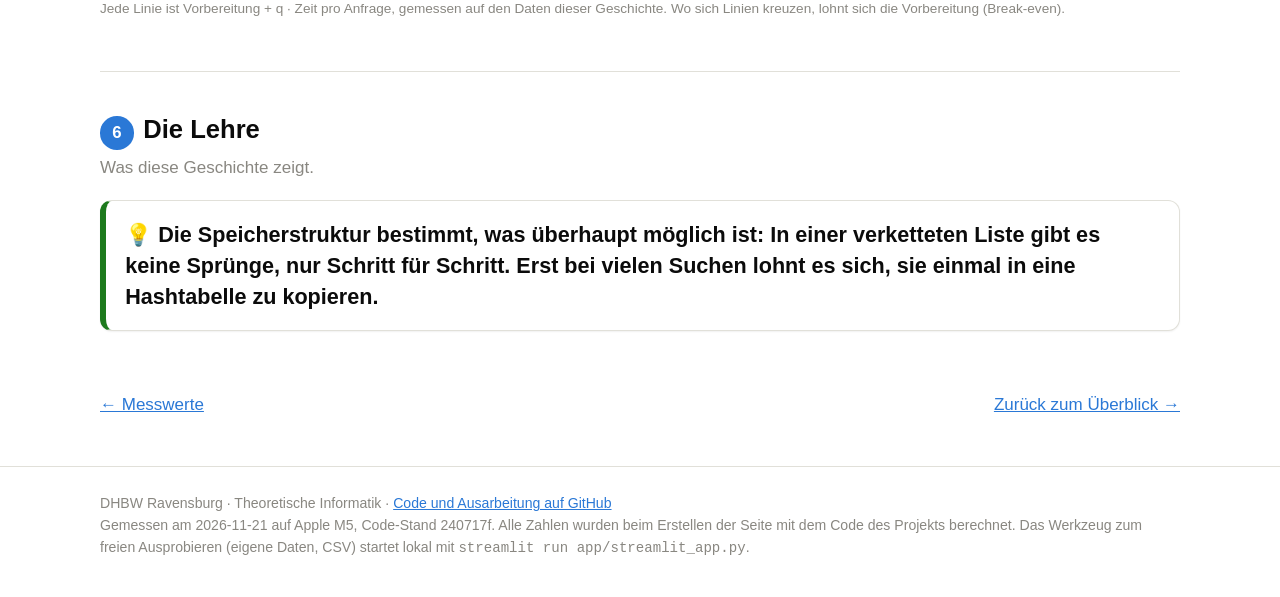
<file: site/playlist.html>
<!doctype html>
<html lang="de">
<head>
<meta charset="utf-8">
<meta name="viewport" content="width=device-width, initial-scale=1">
<title>Playlist · Suchalgorithmus-Empfehlungssystem</title>
<link rel="stylesheet" href="assets/style.css">
<link rel="icon" href="data:image/svg+xml,<svg xmlns='http://www.w3.org/2000/svg' viewBox='0 0 100 100'><text y='.9em' font-size='90'>🔎</text></svg>">
<script src="assets/site.js" defer></script>
</head>
<body>
<header class="topbar"><div class="wrap">
<a class="brand" href="index.html">🔎 Suchalgorithmus-Empfehlungssystem</a>
<nav class="pills"><a class="pill" href="telefonbuch.html">📞 Telefonbuch</a><a class="pill" href="logdatei.html">📜 Logdatei</a><a class="pill" href="lager.html">📦 Lagerbestand</a><a class="pill" href="einkaufsliste.html">🛒 Einkaufsliste</a><a class="pill" href="messwerte.html">📈 Messwerte</a><a class="pill active" href="playlist.html">🎵 Playlist</a><a class="pill" href="aufbau.html">🧩 Aufbau</a><a class="pill app" href="https://suchalgorithmus-empfehlungssystem.streamlit.app/">▶ Zur App</a></nav>
</div></header>
<main class="wrap">
<h1>🎵 Playlist</h1><p class="lead">Eine Playlist mit 10.000 Liedern als verkettete Liste: Jedes Lied kennt nur das nächste. Ab und zu, etwa dreimal, wird ein bestimmtes Lied gesucht.</p><div class="badges"><span class="badge">n = 10.000</span><span class="badge">verkettete Liste</span><span class="badge">unsortiert</span><span class="badge">gleichverteilt</span><span class="badge orange">3 Anfragen</span><span class="badge orange">jeder Eintrag gleich wahrscheinlich</span></div><section class="chapter"><h2><span class="chapter-no">1</span>Die Daten</h2><p class="question">Wie sehen die Daten aus, die durchsucht werden sollen?</p><div class="grid two"><div class="chart" id="chart-data"></div><div><p>Die Punkte liegen kreuz und quer: <strong>die Daten sind nicht sortiert</strong>.</p><p>Die Werte verteilen sich gleichmäßig über den ganzen Bereich.</p><p>In einer <strong>verketteten Liste</strong> kennt jedes Element nur seinen Nachfolger. Man kommt nur Schritt für Schritt voran.</p><p class="small">Die ersten Werte: 2.007, 2.546, 68.827, 17.218, 69.928, 76.828, 52.756, 42.860 …</p></div></div></section><section class="chapter"><h2><span class="chapter-no">2</span>Was das Tool erkennt</h2><p class="question">Der Steckbrief der Daten: aus einer kleinen Stichprobe geschätzt, dazu die Angaben zu den Anfragen.</p><div class="grid four"><div class="card" title=""><div class="label">Größe</div><div class="value">n = 10.000</div><div class="verdict">groß: die Wahl des Verfahrens zählt</div></div><div class="card" title="Anteil der Nachbarpaare in falscher Reihenfolge, geschätzt auf einer Stichprobe."><div class="label">Ordnung</div><div class="value">50,9 % falsch</div><div class="verdict">❌ nicht sortiert</div></div><div class="card" title="Abstand zur Gleichverteilung: 0 = ganz gleichmäßig, nahe 1 = stark schief."><div class="label">Verteilung</div><div class="value">KS = 0,03</div><div class="verdict">✅ gleichmäßig</div></div><div class="card" title="So oft müsste die lineare Suche für alle Anfragen zusammen komplett durch die Daten laufen."><div class="label">Durchläufe linear</div><div class="value">≈ 1,5</div><div class="verdict">Treffer überall verteilt</div></div></div><p class="small">Die Stichprobe wurde für die Entscheidung nicht gebraucht: Größe und die Angaben zu den Anfragen reichten.</p></section><section class="chapter"><h2><span class="chapter-no">3</span>Die Entscheidung</h2><p class="question">Welche Fragen stellt das Regelwerk, und wie werden sie beantwortet?</p><div class="card recommendation"><div class="label">Empfehlung</div><div class="name">Lineare Suche (Liste)</div><div>Bei wenigen Anfragen lohnt keine Vorverarbeitung, und auf einer Liste bleibt nur der sequenzielle Durchlauf.</div><p class=small>Quellen: [vansandt2019]</p></div><ol class="chain"><li><span>Liegen die Daten in einer verketteten Liste?</span><span class="answer"><span class="badge yes">ja</span><span class="measured"></span></span></li><li><span>Ist die Liste sehr klein (n ≤ 16)?</span><span class="answer"><span class="badge no">nein</span><span class="measured">Datengröße n = 10.000</span></span></li><li><span>Erwartet die lineare Suche mindestens 2 komplette Listendurchläufe?</span><span class="answer"><span class="badge no">nein</span><span class="measured">Erwartete Durchläufe der linearen Suche = 1,5</span></span></li><li><span>Ist garantiert, dass die Liste sortiert ist?</span><span class="answer"><span class="badge no">nein</span><span class="measured"></span></span></li></ol><div class="chain-end">➜ Lineare Suche (Liste)</div></section><section class="chapter"><h2><span class="chapter-no">4</span>Das Rennen</h2><p class="question">Wer findet den Eintrag schneller? Erst anschaulich im Kleinen, dann gezählt auf allen Daten.</p><p><strong>Im Kleinen:</strong> 64 Werte aus den Daten, gesucht wird 510. Starte das Rennen mit ▶.</p><iframe class="race-frame" src="rennen-playlist.html" height="364" title="Wettrennen"></iframe><p class="small">Das kleine Rennen hängt davon ab, welche Werte im Ausschnitt landen. Belastbar sind die gezählten Vergleiche auf allen Daten.</p><p><strong>Auf allen 10.000 Werten:</strong> Vergleiche pro Suche, gemittelt über 200 Suchen mit dem Zugriffsmuster der Geschichte (logarithmische Länge).</p><div class="bars" id="chart-counts"></div></section><section class="chapter"><h2><span class="chapter-no">5</span>Was wäre wenn?</h2><p class="question">Wie ändert sich die beste Wahl, wenn mehr oder weniger gesucht wird? Schieb den Regler.</p><div id="what-if"><div class="slider-row"><input type="range" min="0" step="1" aria-label="Anzahl Anfragen"><output></output></div><div class="chart"></div><div class="grid two" style="margin-top:1rem"><div class="card recommendation"><div class="label">Empfehlung des Regelwerks</div><div class="name" data-field="recommended"></div><div class="verdict" data-field="agreement"></div></div><div class="card"><div class="label">Geschätzte Gesamtzeit</div><div class="value" data-field="total"></div></div></div><p class="small">Jede Linie ist Vorbereitung + q · Zeit pro Anfrage, gemessen auf den Daten dieser Geschichte. Wo sich Linien kreuzen, lohnt sich die Vorbereitung (Break-even).</p></div></section><section class="chapter"><h2><span class="chapter-no">6</span>Die Lehre</h2><p class="question">Was diese Geschichte zeigt.</p><div class="card lesson">💡 Die Speicherstruktur bestimmt, was überhaupt möglich ist: In einer verketteten Liste gibt es keine Sprünge, nur Schritt für Schritt. Erst bei vielen Suchen lohnt es sich, sie einmal in eine Hashtabelle zu kopieren.</div></section><div class="next-story"><a href="messwerte.html">← Messwerte</a><a href="index.html">Zurück zum Überblick →</a></div><script type="application/json" id="story-data">{"points": [[0, 2007], [6, 52756], [13, 41852], [20, 32812], [26, 56147], [33, 23280], [40, 17682], [46, 67288], [53, 47268], [60, 51690], [66, 45750], [73, 48300], [80, 712], [86, 37229], [93, 71056], [100, 91339], [106, 54900], [113, 26824], [120, 72672], [126, 2954], [133, 96890], [140, 18361], [146, 98376], [153, 1703], [160, 12126], [166, 52324], [173, 75648], [180, 4344], [186, 39232], [193, 7609], [200, 73109], [206, 53743], [213, 112], [220, 95099], [226, 30764], [233, 76690], [240, 20074], [246, 26357], [253, 34118], [260, 7435], [266, 41026], [273, 14857], [280, 58435], [286, 82390], [293, 14074], [300, 97320], [306, 94717], [313, 92410], [320, 40106], [326, 92282], [333, 29474], [340, 68574], [346, 90643], [353, 83289], [360, 90821], [366, 78565], [373, 22466], [380, 27243], [386, 87239], [393, 76673], [400, 75540], [406, 43101], [413, 79097], [420, 60774], [426, 62076], [433, 57933], [440, 84215], [446, 98942], [453, 46453], [460, 9333], [466, 4937], [473, 82051], [480, 13765], [486, 6442], [493, 62068], [500, 2014], [506, 62514], [513, 36081], [520, 50322], [526, 19605], [533, 35684], [540, 81114], [546, 22079], [553, 81687], [560, 33642], [566, 53025], [573, 57575], [580, 98026], [586, 33133], [593, 39414], [600, 99879], [607, 437], [613, 12372], [620, 70464], [627, 23081], [633, 24050], [640, 33289], [647, 57732], [653, 48337], [660, 47945], [667, 73897], [673, 86815], [680, 67826], [687, 57233], [693, 54815], [700, 3364], [707, 66241], [713, 15883], [720, 60670], [727, 53009], [733, 20660], [740, 65086], [747, 68698], [753, 67940], [760, 23136], [767, 7368], [773, 51309], [780, 7634], [787, 13254], [793, 62845], [800, 98633], [807, 21136], [813, 76413], [820, 11825], [827, 86785], [833, 17457], [840, 40701], [847, 72906], [853, 69572], [860, 62742], [867, 65365], [873, 45588], [880, 17579], [887, 84661], [893, 16352], [900, 65083], [907, 99363], [913, 74152], [920, 35733], [927, 75994], [933, 72385], [940, 49566], [947, 16483], [953, 46105], [960, 23930], [967, 39635], [973, 37296], [980, 63086], [987, 897], [993, 7538], [1000, 82710], [1007, 29942], [1013, 58876], [1020, 45985], [1027, 23074], [1033, 62026], [1040, 47503], [1047, 36143], [1053, 79105], [1060, 525], [1067, 16114], [1073, 29341], [1080, 59296], [1087, 76647], [1093, 88078], [1100, 18030], [1107, 3960], [1113, 62252], [1120, 85232], [1127, 66407], [1133, 58627], [1140, 49793], [1147, 13202], [1153, 41053], [1160, 73362], [1167, 34772], [1173, 13964], [1180, 73775], [1187, 75654], [1194, 56138], [1200, 93512], [1207, 31758], [1214, 89955], [1220, 6358], [1227, 82848], [1234, 12914], [1240, 99039], [1247, 56839], [1254, 56021], [1260, 33216], [1267, 8641], [1274, 66019], [1280, 65374], [1287, 612], [1294, 81586], [1300, 32504], [1307, 22510], [1314, 94006], [1320, 74756], [1327, 59242], [1334, 8288], [1340, 15195], [1347, 38891], [1354, 31022], [1360, 53471], [1367, 69308], [1374, 9498], [1380, 17707], [1387, 27509], [1394, 78140], [1400, 90185], [1407, 75285], [1414, 98517], [1420, 98407], [1427, 51075], [1434, 7214], [1440, 57559], [1447, 36717], [1454, 26996], [1460, 81468], [1467, 23635], [1474, 2207], [1480, 20182], [1487, 17178], [1494, 28849], [1500, 36938], [1507, 38998], [1514, 2784], [1520, 30449], [1527, 76050], [1534, 51279], [1540, 40071], [1547, 30129], [1554, 86167], [1560, 23388], [1567, 55797], [1574, 61431], [1580, 58149], [1587, 99818], [1594, 99991], [1600, 79494], [1607, 33256], [1614, 43096], [1620, 88869], [1627, 21793], [1634, 58839], [1640, 22208], [1647, 66920], [1654, 13986], [1660, 39757], [1667, 33666], [1674, 82439], [1680, 21298], [1687, 54105], [1694, 6426], [1700, 1804], [1707, 75949], [1714, 79532], [1720, 95008], [1727, 38681], [1734, 89926], [1740, 30555], [1747, 45594], [1754, 36047], [1760, 84942], [1767, 7686], [1774, 37154], [1781, 59980], [1787, 66770], [1794, 72326], [1801, 32054], [1807, 61499], [1814, 70467], [1821, 64643], [1827, 93286], [1834, 98966], [1841, 85198], [1847, 31875], [1854, 48752], [1861, 68901], [1867, 53847], [1874, 47875], [1881, 58881], [1887, 78186], [1894, 14138], [1901, 94177], [1907, 95579], [1914, 66374], [1921, 87650], [1927, 99291], [1934, 64209], [1941, 11749], [1947, 51616], [1954, 81698], [1961, 49835], [1967, 4982], [1974, 4250], [1981, 14697], [1987, 18783], [1994, 94171], [2001, 39994], [2007, 27894], [2014, 73687], [2021, 5036], [2027, 97402], [2034, 18510], [2041, 8541], [2047, 56804], [2054, 99154], [2061, 54922], [2067, 8319], [2074, 47554], [2081, 11170], [2087, 63387], [2094, 60899], [2101, 20901], [2107, 16102], [2114, 33917], [2121, 75217], [2127, 57433], [2134, 21851], [2141, 57798], [2147, 97595], [2154, 55167], [2161, 4176], [2167, 47818], [2174, 37384], [2181, 77662], [2187, 52661], [2194, 26111], [2201, 63836], [2207, 15067], [2214, 66470], [2221, 28505], [2227, 6028], [2234, 11250], [2241, 25153], [2247, 84600], [2254, 29535], [2261, 85663], [2267, 51668], [2274, 71472], [2281, 21941], [2287, 5672], [2294, 86178], [2301, 88628], [2307, 74580], [2314, 47217], [2321, 21678], [2327, 47439], [2334, 55861], [2341, 32270], [2347, 86499], [2354, 82003], [2361, 4899], [2368, 95289], [2374, 29566], [2381, 85735], [2388, 12830], [2394, 98187], [2401, 11847], [2408, 41516], [2414, 80029], [2421, 55999], [2428, 55448], [2434, 43523], [2441, 32360], [2448, 73252], [2454, 1557], [2461, 32630], [2468, 10025], [2474, 85965], [2481, 76174], [2488, 37145], [2494, 63009], [2501, 34380], [2508, 62839], [2514, 49136], [2521, 79065], [2528, 9191], [2534, 68642], [2541, 82138], [2548, 52421], [2554, 4527], [2561, 63937], [2568, 21749], [2574, 68173], [2581, 158], [2588, 93887], [2594, 80030], [2601, 55412], [2608, 87311], [2614, 9255], [2621, 71342], [2628, 14678], [2634, 14259], [2641, 37225], [2648, 92534], [2654, 51610], [2661, 29412], [2668, 12157], [2674, 50476], [2681, 9921], [2688, 92658], [2694, 23971], [2701, 54632], [2708, 81842], [2714, 33326], [2721, 83118], [2728, 86047], [2734, 76505], [2741, 28231], [2748, 41639], [2754, 7688], [2761, 44510], [2768, 97385], [2774, 79659], [2781, 25593], [2788, 92945], [2794, 24373], [2801, 48172], [2808, 5703], [2814, 64276], [2821, 28903], [2828, 6621], [2834, 90125], [2841, 44236], [2848, 48610], [2854, 43855], [2861, 53806], [2868, 39490], [2874, 23273], [2881, 99607], [2888, 23032], [2894, 40007], [2901, 62876], [2908, 28568], [2914, 54286], [2921, 74932], [2928, 33502], [2934, 22679], [2941, 14750], [2948, 25767], [2955, 87464], [2961, 42550], [2968, 34891], [2975, 27582], [2981, 69059], [2988, 5699], [2995, 38739], [3001, 12686], [3008, 68985], [3015, 58325], [3021, 38344], [3028, 65345], [3035, 62863], [3041, 59674], [3048, 19620], [3055, 70493], [3061, 72383], [3068, 2584], [3075, 37799], [3081, 77813], [3088, 26174], [3095, 5859], [3101, 47304], [3108, 8152], [3115, 31395], [3121, 76022], [3128, 77558], [3135, 24834], [3141, 32547], [3148, 36811], [3155, 17327], [3161, 61227], [3168, 87271], [3175, 69073], [3181, 59309], [3188, 32844], [3195, 64215], [3201, 12330], [3208, 83785], [3215, 57320], [3221, 10333], [3228, 67101], [3235, 77836], [3241, 95568], [3248, 87158], [3255, 64567], [3261, 73658], [3268, 33761], [3275, 68252], [3281, 43993], [3288, 96713], [3295, 53747], [3301, 89654], [3308, 85490], [3315, 67662], [3321, 49957], [3328, 47238], [3335, 29161], [3341, 68555], [3348, 90805], [3355, 97594], [3361, 31331], [3368, 63036], [3375, 48275], [3381, 52402], [3388, 79681], [3395, 31097], [3401, 85705], [3408, 37633], [3415, 74136], [3421, 72276], [3428, 47344], [3435, 99163], [3441, 34855], [3448, 91955], [3455, 81090], [3461, 49110], [3468, 19141], [3475, 91777], [3481, 23467], [3488, 49731], [3495, 18918], [3501, 39341], [3508, 56778], [3515, 76475], [3521, 75723], [3528, 27952], [3535, 70964], [3542, 85042], [3548, 30612], [3555, 11364], [3562, 1903], [3568, 49370], [3575, 55056], [3582, 42911], [3588, 91958], [3595, 49105], [3602, 14450], [3608, 77092], [3615, 96556], [3622, 85533], [3628, 24070], [3635, 37276], [3642, 81709], [3648, 33373], [3655, 11956], [3662, 85010], [3668, 74770], [3675, 85571], [3682, 13245], [3688, 60692], [3695, 66743], [3702, 7421], [3708, 42175], [3715, 16758], [3722, 4078], [3728, 43354], [3735, 21430], [3742, 99920], [3748, 45090], [3755, 78173], [3762, 13911], [3768, 62890], [3775, 33032], [3782, 30168], [3788, 24653], [3795, 41569], [3802, 95613], [3808, 2199], [3815, 81774], [3822, 92010], [3828, 36517], [3835, 56731], [3842, 44705], [3848, 21382], [3855, 70159], [3862, 60410], [3868, 67562], [3875, 1901], [3882, 62225], [3888, 21497], [3895, 64965], [3902, 90017], [3908, 92384], [3915, 29931], [3922, 17813], [3928, 33981], [3935, 51771], [3942, 46809], [3948, 22514], [3955, 17960], [3962, 65020], [3968, 69599], [3975, 50453], [3982, 95488], [3988, 8640], [3995, 84024], [4002, 25878], [4008, 35550], [4015, 54756], [4022, 31386], [4028, 34831], [4035, 74162], [4042, 3487], [4048, 74308], [4055, 49750], [4062, 52523], [4068, 12466], [4075, 76635], [4082, 85336], [4088, 87072], [4095, 96213], [4102, 90575], [4108, 36639], [4115, 53850], [4122, 63220], [4129, 63160], [4135, 44206], [4142, 97005], [4149, 60987], [4155, 27989], [4162, 91796], [4169, 84572], [4175, 21757], [4182, 66984], [4189, 25362], [4195, 87361], [4202, 61994], [4209, 76577], [4215, 57501], [4222, 98578], [4229, 2343], [4235, 8748], [4242, 23656], [4249, 37597], [4255, 65882], [4262, 43415], [4269, 38621], [4275, 51939], [4282, 14535], [4289, 56706], [4295, 63073], [4302, 5853], [4309, 62078], [4315, 87381], [4322, 4455], [4329, 13127], [4335, 50343], [4342, 3650], [4349, 73647], [4355, 13345], [4362, 38072], [4369, 18286], [4375, 41484], [4382, 9778], [4389, 2086], [4395, 28544], [4402, 38313], [4409, 45954], [4415, 62669], [4422, 43798], [4429, 8315], [4435, 22962], [4442, 41789], [4449, 68064], [4455, 88341], [4462, 45034], [4469, 25974], [4475, 32856], [4482, 49810], [4489, 90722], [4495, 25821], [4502, 96971], [4509, 80645], [4515, 77487], [4522, 61538], [4529, 25892], [4535, 41845], [4542, 1966], [4549, 90964], [4555, 79372], [4562, 77112], [4569, 22664], [4575, 70786], [4582, 66154], [4589, 10984], [4595, 68519], [4602, 84983], [4609, 99853], [4615, 45212], [4622, 67992], [4629, 93450], [4635, 66621], [4642, 27672], [4649, 62788], [4655, 61452], [4662, 58941], [4669, 2406], [4675, 68001], [4682, 13125], [4689, 33015], [4695, 87256], [4702, 4474], [4709, 84507], [4716, 15829], [4722, 28699], [4729, 62474], [4736, 39838], [4742, 52855], [4749, 35099], [4756, 63085], [4762, 97617], [4769, 73044], [4776, 89238], [4782, 60848], [4789, 73422], [4796, 55410], [4802, 52818], [4809, 45951], [4816, 28225], [4822, 66519], [4829, 25506], [4836, 85206], [4842, 74889], [4849, 36060], [4856, 57485], [4862, 14183], [4869, 50331], [4876, 48082], [4882, 64329], [4889, 65479], [4896, 65800], [4902, 6999], [4909, 68360], [4916, 42949], [4922, 72010], [4929, 70619], [4936, 94932], [4942, 95605], [4949, 1370], [4956, 62588], [4962, 52405], [4969, 19427], [4976, 42132], [4982, 77422], [4989, 59029], [4996, 97035], [5002, 23367], [5009, 31077], [5016, 38145], [5022, 72112], [5029, 15638], [5036, 93908], [5042, 3351], [5049, 70539], [5056, 15668], [5062, 33308], [5069, 7916], [5076, 79790], [5082, 29007], [5089, 96682], [5096, 31341], [5102, 63536], [5109, 38667], [5116, 82760], [5122, 634], [5129, 64798], [5136, 31787], [5142, 39169], [5149, 49751], [5156, 54246], [5162, 66373], [5169, 10676], [5176, 5329], [5182, 79009], [5189, 78374], [5196, 37968], [5202, 88028], [5209, 16489], [5216, 93275], [5222, 59712], [5229, 82654], [5236, 7806], [5242, 71294], [5249, 16185], [5256, 55407], [5262, 29328], [5269, 41646], [5276, 35974], [5282, 11614], [5289, 94352], [5296, 79570], [5303, 51935], [5309, 38111], [5316, 70599], [5323, 43181], [5329, 92637], [5336, 5114], [5343, 57666], [5349, 40274], [5356, 76205], [5363, 39961], [5369, 31128], [5376, 74891], [5383, 26254], [5389, 67194], [5396, 3540], [5403, 3203], [5409, 40894], [5416, 27678], [5423, 75324], [5429, 69628], [5436, 54091], [5443, 42808], [5449, 67326], [5456, 67423], [5463, 38461], [5469, 46025], [5476, 8218], [5483, 93434], [5489, 53468], [5496, 54327], [5503, 24573], [5509, 61777], [5516, 37010], [5523, 20093], [5529, 79526], [5536, 72046], [5543, 39099], [5549, 45791], [5556, 86310], [5563, 52224], [5569, 28547], [5576, 41511], [5583, 46379], [5589, 23568], [5596, 81998], [5603, 39941], [5609, 41425], [5616, 56204], [5623, 13358], [5629, 23427], [5636, 8537], [5643, 7502], [5649, 60811], [5656, 54993], [5663, 18420], [5669, 2258], [5676, 76171], [5683, 32708], [5689, 64484], [5696, 58186], [5703, 7313], [5709, 29901], [5716, 90823], [5723, 26559], [5729, 11109], [5736, 42867], [5743, 85913], [5749, 14192], [5756, 86882], [5763, 1474], [5769, 95905], [5776, 35147], [5783, 82716], [5789, 94929], [5796, 61070], [5803, 12991], [5809, 87439], [5816, 32020], [5823, 49740], [5829, 38326], [5836, 5448], [5843, 212], [5849, 99031], [5856, 91552], [5863, 86562], [5869, 95939], [5876, 22416], [5883, 87898], [5890, 1154], [5896, 66341], [5903, 49344], [5910, 81640], [5916, 42300], [5923, 99164], [5930, 35588], [5936, 32939], [5943, 32245], [5950, 70995], [5956, 66971], [5963, 63040], [5970, 35114], [5976, 32864], [5983, 62193], [5990, 70553], [5996, 32591], [6003, 40736], [6010, 32980], [6016, 23517], [6023, 13338], [6030, 27462], [6036, 85360], [6043, 67810], [6050, 43500], [6056, 1529], [6063, 43609], [6070, 97744], [6076, 99016], [6083, 35170], [6090, 89237], [6096, 87202], [6103, 11781], [6110, 62552], [6116, 38774], [6123, 27828], [6130, 89750], [6136, 50617], [6143, 9805], [6150, 2753], [6156, 53403], [6163, 69119], [6170, 16492], [6176, 96208], [6183, 67787], [6190, 14102], [6196, 8189], [6203, 51707], [6210, 98716], [6216, 91230], [6223, 43483], [6230, 70494], [6236, 56899], [6243, 64718], [6250, 13048], [6256, 24699], [6263, 57395], [6270, 91508], [6276, 22025], [6283, 43547], [6290, 40070], [6296, 46621], [6303, 93435], [6310, 63196], [6316, 12160], [6323, 89933], [6330, 25718], [6336, 9978], [6343, 33416], [6350, 41386], [6356, 66419], [6363, 74394], [6370, 54787], [6376, 75462], [6383, 88038], [6390, 51457], [6396, 67570], [6403, 74550], [6410, 40059], [6416, 67424], [6423, 31468], [6430, 86940], [6436, 19186], [6443, 79605], [6450, 97197], [6456, 3208], [6463, 40305], [6470, 81229], [6477, 24392], [6483, 65969], [6490, 79500], [6497, 41724], [6503, 55427], [6510, 96390], [6517, 28135], [6523, 60689], [6530, 17008], [6537, 96123], [6543, 2214], [6550, 59995], [6557, 16622], [6563, 62994], [6570, 40458], [6577, 93234], [6583, 16302], [6590, 92656], [6597, 81995], [6603, 97275], [6610, 30561], [6617, 14451], [6623, 92307], [6630, 33792], [6637, 79318], [6643, 84520], [6650, 65563], [6657, 87927], [6663, 84629], [6670, 70858], [6677, 74395], [6683, 33536], [6690, 65755], [6697, 66579], [6703, 19215], [6710, 16692], [6717, 30347], [6723, 95679], [6730, 79852], [6737, 65913], [6743, 16052], [6750, 75763], [6757, 68420], [6763, 94944], [6770, 46775], [6777, 98043], [6783, 52903], [6790, 58629], [6797, 82282], [6803, 4762], [6810, 67660], [6817, 79041], [6823, 46911], [6830, 95752], [6837, 94794], [6843, 37524], [6850, 78845], [6857, 44673], [6863, 577], [6870, 79349], [6877, 85050], [6883, 71438], [6890, 64630], [6897, 38409], [6903, 23178], [6910, 2364], [6917, 3672], [6923, 49818], [6930, 70472], [6937, 88251], [6943, 12741], [6950, 73705], [6957, 81128], [6963, 9685], [6970, 35358], [6977, 98842], [6983, 30289], [6990, 90661], [6997, 58794], [7003, 2541], [7010, 24320], [7017, 48361], [7023, 81206], [7030, 22759], [7037, 59431], [7043, 33641], [7050, 8338], [7057, 22439], [7064, 74157], [7070, 13674], [7077, 5372], [7084, 36631], [7090, 79995], [7097, 8201], [7104, 97616], [7110, 77032], [7117, 39], [7124, 81156], [7130, 14551], [7137, 6975], [7144, 62433], [7150, 4688], [7157, 28409], [7164, 30872], [7170, 85251], [7177, 22281], [7184, 26182], [7190, 68025], [7197, 329], [7204, 23646], [7210, 93038], [7217, 34783], [7224, 32036], [7230, 8313], [7237, 20497], [7244, 67084], [7250, 83692], [7257, 87618], [7264, 20436], [7270, 19782], [7277, 31698], [7284, 57684], [7290, 87420], [7297, 71640], [7304, 34283], [7310, 8479], [7317, 64016], [7324, 91332], [7330, 33685], [7337, 92077], [7344, 58531], [7350, 87704], [7357, 49047], [7364, 3759], [7370, 73586], [7377, 87079], [7384, 76624], [7390, 26528], [7397, 86976], [7404, 31867], [7410, 8059], [7417, 388], [7424, 53366], [7430, 44942], [7437, 59207], [7444, 21725], [7450, 24880], [7457, 85567], [7464, 84009], [7470, 87820], [7477, 99254], [7484, 15757], [7490, 98057], [7497, 9492], [7504, 35031], [7510, 70486], [7517, 72486], [7524, 19053], [7530, 42671], [7537, 67738], [7544, 15845], [7550, 42242], [7557, 48736], [7564, 84485], [7570, 37482], [7577, 31432], [7584, 17823], [7590, 78804], [7597, 79525], [7604, 95271], [7610, 56542], [7617, 26514], [7624, 92249], [7630, 2621], [7637, 29577], [7644, 64843], [7651, 90647], [7657, 14544], [7664, 89434], [7671, 18998], [7677, 79038], [7684, 75260], [7691, 88222], [7697, 39512], [7704, 83202], [7711, 42379], [7717, 26036], [7724, 89037], [7731, 97719], [7737, 11571], [7744, 42461], [7751, 64400], [7757, 73677], [7764, 42094], [7771, 28492], [7777, 91029], [7784, 96294], [7791, 1839], [7797, 87703], [7804, 14524], [7811, 67854], [7817, 56583], [7824, 24001], [7831, 96642], [7837, 45807], [7844, 39718], [7851, 48679], [7857, 56190], [7864, 58919], [7871, 11253], [7877, 613], [7884, 70794], [7891, 43980], [7897, 89268], [7904, 7040], [7911, 95192], [7917, 1206], [7924, 36699], [7931, 83996], [7937, 46923], [7944, 53364], [7951, 65045], [7957, 54530], [7964, 37881], [7971, 6245], [7977, 68261], [7984, 18202], [7991, 46005], [7997, 81803], [8004, 26758], [8011, 47309], [8017, 11237], [8024, 89580], [8031, 93092], [8037, 36324], [8044, 4188], [8051, 45959], [8057, 15474], [8064, 53425], [8071, 86363], [8077, 37325], [8084, 43416], [8091, 58118], [8097, 56875], [8104, 99210], [8111, 57450], [8117, 14672], [8124, 10463], [8131, 45696], [8137, 65671], [8144, 29294], [8151, 25476], [8157, 41555], [8164, 10885], [8171, 96295], [8177, 42965], [8184, 16539], [8191, 22919], [8197, 88699], [8204, 48131], [8211, 45446], [8217, 70713], [8224, 71436], [8231, 34806], [8238, 30253], [8244, 30163], [8251, 42773], [8258, 75987], [8264, 10954], [8271, 17026], [8278, 17496], [8284, 17118], [8291, 10172], [8298, 73014], [8304, 33531], [8311, 99170], [8318, 81143], [8324, 39969], [8331, 88654], [8338, 42832], [8344, 93146], [8351, 22015], [8358, 54586], [8364, 78133], [8371, 1571], [8378, 81122], [8384, 95406], [8391, 91044], [8398, 13243], [8404, 89089], [8411, 90470], [8418, 19120], [8424, 73618], [8431, 81245], [8438, 20150], [8444, 52349], [8451, 39701], [8458, 39120], [8464, 79043], [8471, 92870], [8478, 58754], [8484, 84099], [8491, 57451], [8498, 5084], [8504, 38134], [8511, 27856], [8518, 57634], [8524, 84379], [8531, 78224], [8538, 79682], [8544, 19683], [8551, 37636], [8558, 85783], [8564, 40052], [8571, 54045], [8578, 13718], [8584, 45026], [8591, 28258], [8598, 79265], [8604, 33969], [8611, 6505], [8618, 38618], [8624, 63611], [8631, 33462], [8638, 83120], [8644, 80381], [8651, 56999], [8658, 53884], [8664, 36940], [8671, 93817], [8678, 22333], [8684, 44533], [8691, 73187], [8698, 46294], [8704, 65841], [8711, 13729], [8718, 72186], [8724, 58442], [8731, 70504], [8738, 90320], [8744, 95344], [8751, 69163], [8758, 8182], [8764, 74082], [8771, 55175], [8778, 90236], [8784, 17985], [8791, 41460], [8798, 11301], [8804, 95400], [8811, 13380], [8818, 96182], [8825, 14668], [8831, 34925], [8838, 73385], [8845, 83642], [8851, 35639], [8858, 48896], [8865, 65429], [8871, 31818], [8878, 64851], [8885, 82058], [8891, 75662], [8898, 30206], [8905, 60119], [8911, 59703], [8918, 86437], [8925, 60715], [8931, 6941], [8938, 21650], [8945, 47733], [8951, 58071], [8958, 80618], [8965, 13439], [8971, 21263], [8978, 45197], [8985, 75371], [8991, 23453], [8998, 9428], [9005, 80453], [9011, 98635], [9018, 6381], [9025, 55594], [9031, 95519], [9038, 58875], [9045, 20471], [9051, 7524], [9058, 7211], [9065, 70068], [9071, 44302], [9078, 60728], [9085, 90361], [9091, 10686], [9098, 4641], [9105, 2836], [9111, 67033], [9118, 64330], [9125, 8506], [9131, 65692], [9138, 29103], [9145, 94085], [9151, 90568], [9158, 37142], [9165, 8903], [9171, 30413], [9178, 74002], [9185, 51073], [9191, 74609], [9198, 85013], [9205, 63291], [9211, 21945], [9218, 4283], [9225, 92311], [9231, 99696], [9238, 69922], [9245, 19617], [9251, 41038], [9258, 87911], [9265, 99950], [9271, 98424], [9278, 39204], [9285, 12677], [9291, 2109], [9298, 80744], [9305, 74161], [9311, 60156], [9318, 30464], [9325, 70941], [9331, 15945], [9338, 54804], [9345, 30117], [9351, 68322], [9358, 94523], [9365, 79543], [9371, 83440], [9378, 14309], [9385, 68027], [9391, 44288], [9398, 12667], [9405, 71228], [9412, 48956], [9418, 44012], [9425, 40159], [9432, 86592], [9438, 50223], [9445, 45087], [9452, 41170], [9458, 19094], [9465, 95762], [9472, 49862], [9478, 47038], [9485, 68713], [9492, 41144], [9498, 1281], [9505, 46398], [9512, 29262], [9518, 51524], [9525, 73403], [9532, 54850], [9538, 37158], [9545, 19564], [9552, 54694], [9558, 93451], [9565, 55024], [9572, 95121], [9578, 31849], [9585, 25652], [9592, 36093], [9598, 60602], [9605, 88042], [9612, 49440], [9618, 71126], [9625, 37762], [9632, 83615], [9638, 53030], [9645, 35891], [9652, 69038], [9658, 7831], [9665, 74019], [9672, 14938], [9678, 4178], [9685, 25198], [9692, 58503], [9698, 16903], [9705, 21400], [9712, 59717], [9718, 46764], [9725, 98406], [9732, 13663], [9738, 56680], [9745, 79932], [9752, 14567], [9758, 73258], [9765, 48194], [9772, 75660], [9778, 7106], [9785, 20067], [9792, 80619], [9798, 32496], [9805, 71236], [9812, 67188], [9818, 99355], [9825, 76832], [9832, 4518], [9838, 31727], [9845, 30255], [9852, 58246], [9858, 40477], [9865, 83875], [9872, 31424], [9878, 54330], [9885, 91680], [9892, 75929], [9898, 515], [9905, 73001], [9912, 12817], [9918, 15558], [9925, 16555], [9932, 88043], [9938, 79064], [9945, 26966], [9952, 36637], [9958, 91925], [9965, 47345], [9972, 57932], [9978, 59629], [9985, 25216], [9992, 91391], [9999, 34313]], "counts": [{"name": "Lineare Suche (verkettete Liste)", "value": 4954.57, "recommended": true}, {"name": "Hash-Lookup (nach Kopie der Liste)", "value": 1.12, "recommended": false}], "what_if": {"steps": [1, 3, 10, 30, 100, 300, 1000, 3000, 10000, 30000, 100000, 1000000, 10000000], "default_q": 3, "decisions": {"1": {"recommended": "Lineare Suche (Liste)", "total_ns": 11269.708, "agreement": "✅ Laut Messung ist das auch die schnellste Strategie."}, "3": {"recommended": "Lineare Suche (Liste)", "total_ns": 33809.124, "agreement": "✅ Laut Messung ist das auch die schnellste Strategie."}, "10": {"recommended": "Liste in Hashtabelle kopieren + Hash-Lookup", "total_ns": 53133.75, "agreement": "✅ Laut Messung ist das auch die schnellste Strategie."}, "30": {"recommended": "Liste in Hashtabelle kopieren + Hash-Lookup", "total_ns": 53151.25, "agreement": "✅ Laut Messung ist das auch die schnellste Strategie."}, "100": {"recommended": "Liste in Hashtabelle kopieren + Hash-Lookup", "total_ns": 53212.5, "agreement": "✅ Laut Messung ist das auch die schnellste Strategie."}, "300": {"recommended": "Liste in Hashtabelle kopieren + Hash-Lookup", "total_ns": 53387.5, "agreement": "✅ Laut Messung ist das auch die schnellste Strategie."}, "1000": {"recommended": "Liste in Hashtabelle kopieren + Hash-Lookup", "total_ns": 54000.0, "agreement": "✅ Laut Messung ist das auch die schnellste Strategie."}, "3000": {"recommended": "Liste in Hashtabelle kopieren + Hash-Lookup", "total_ns": 55750.0, "agreement": "✅ Laut Messung ist das auch die schnellste Strategie."}, "10000": {"recommended": "Liste in Hashtabelle kopieren + Hash-Lookup", "total_ns": 61875.0, "agreement": "✅ Laut Messung ist das auch die schnellste Strategie."}, "30000": {"recommended": "Liste in Hashtabelle kopieren + Hash-Lookup", "total_ns": 79375.0, "agreement": "✅ Laut Messung ist das auch die schnellste Strategie."}, "100000": {"recommended": "Liste in Hashtabelle kopieren + Hash-Lookup", "total_ns": 140625.0, "agreement": "✅ Laut Messung ist das auch die schnellste Strategie."}, "1000000": {"recommended": "Liste in Hashtabelle kopieren + Hash-Lookup", "total_ns": 928125.0, "agreement": "✅ Laut Messung ist das auch die schnellste Strategie."}, "10000000": {"recommended": "Liste in Hashtabelle kopieren + Hash-Lookup", "total_ns": 8803125.0, "agreement": "✅ Laut Messung ist das auch die schnellste Strategie."}}, "curves": [{"name": "Lineare Suche (Liste)", "prep": 0, "query": 11269.708}, {"name": "Liste in Hashtabelle kopieren + Hash-Lookup", "prep": 53125, "query": 0.875}]}}</script>
</main>
<footer><div class="wrap">
DHBW Ravensburg · Theoretische Informatik · <a href="https://github.com/MarlonM05/Suchalgorithmus-Empfehlungssystem">Code und Ausarbeitung auf GitHub</a><br>
Gemessen am 2026-11-21 auf Apple M5, Code-Stand 240717f. Alle Zahlen wurden beim Erstellen der Seite mit dem Code des Projekts berechnet.
Das Werkzeug zum freien Ausprobieren (eigene Daten, CSV) startet lokal mit <code>streamlit run app/streamlit_app.py</code>.
</div></footer>
</body>
</html>
</file>
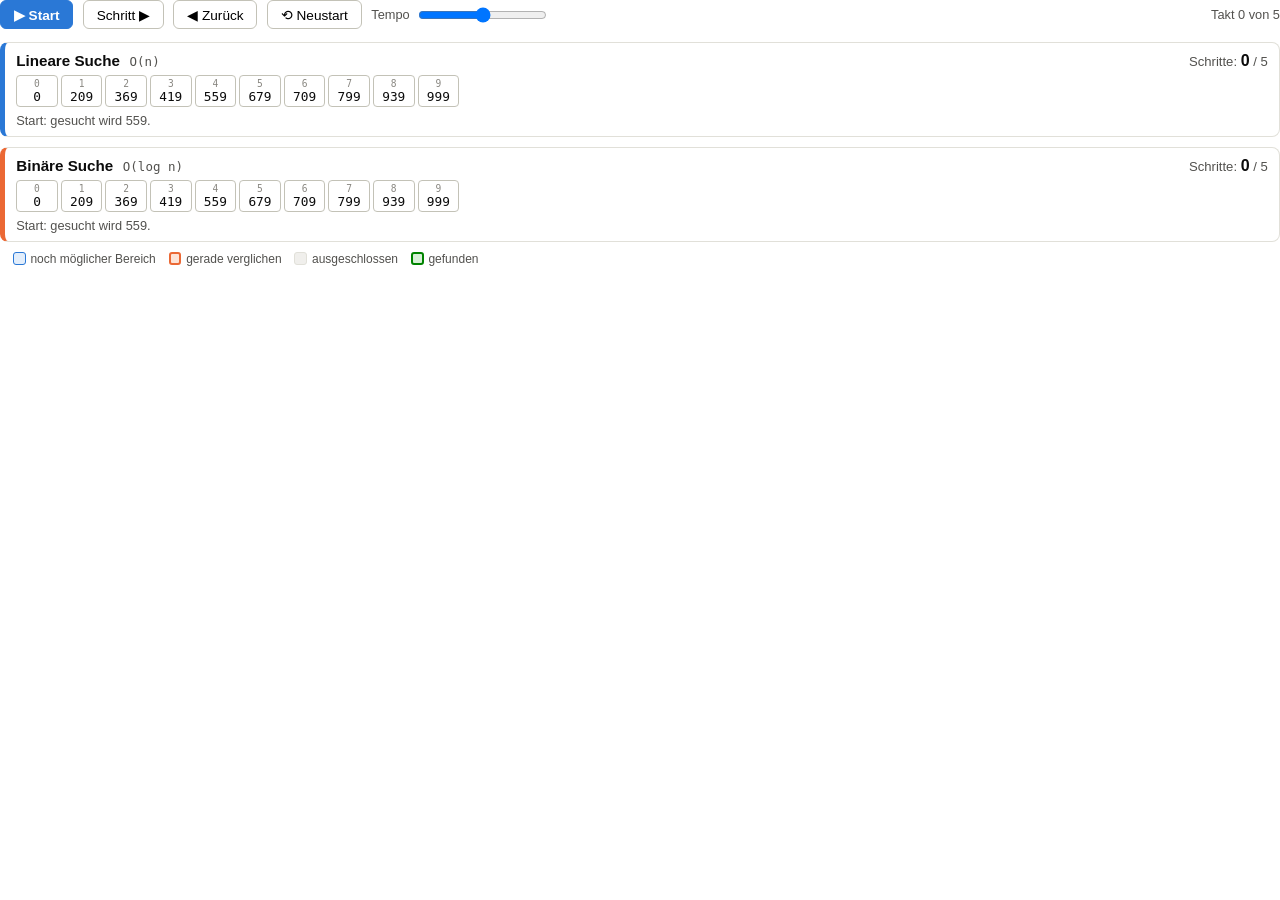
<file: site/rennen-einkaufsliste.html>
<!doctype html><html lang="de"><head><meta charset="utf-8"><style>
:root { color-scheme: light; }
* { box-sizing: border-box; }
body { margin: 0; font-family: -apple-system, "Segoe UI", Helvetica, Arial, sans-serif; color: #0b0b0b; background: transparent; }
.race-controls { display: flex; flex-wrap: wrap; align-items: center; gap: 0.6rem; margin: 0 0 0.8rem 0; }
.race-controls button { font: inherit; font-size: 0.85rem; padding: 0.35rem 0.8rem; border-radius: 6px; border: 1px solid #c3c2b7; background: #fff; cursor: pointer; }
.race-controls button.primary { background: #2a78d6; border-color: #2a78d6; color: #fff; font-weight: 600; }
.race-controls button:disabled { opacity: 0.45; cursor: default; }
.race-controls label { font-size: 0.8rem; color: #52514e; display: flex; align-items: center; gap: 0.4rem; }
.race-controls .tick { margin-left: auto; font-size: 0.8rem; color: #52514e; }
.lane { border: 1px solid #e1e0d9; border-radius: 8px; padding: 0.55rem 0.7rem 0.5rem 0.7rem; margin-bottom: 0.6rem; background: #fff; border-left-width: 5px; }
.lane-head { display: flex; flex-wrap: wrap; align-items: baseline; gap: 0.6rem; margin-bottom: 0.35rem; }
.lane-head .name { font-weight: 600; font-size: 0.95rem; }
.lane-head .complexity { font-size: 0.78rem; color: #52514e; font-family: ui-monospace, SFMono-Regular, Menlo, monospace; }
.lane-head .counter { margin-left: auto; font-size: 0.82rem; color: #52514e; white-space: nowrap; }
.lane-head .counter b { color: #0b0b0b; font-size: 1rem; }
.lane-head .badge { font-size: 0.78rem; font-weight: 600; padding: 0.1rem 0.5rem; border-radius: 999px; background: #d7f0d7; color: #0b4d0b; display: none; }
.lane-head .badge.miss { background: #fde3d6; color: #7a2a0c; }
.lane.done .badge { display: inline-block; }
.cells { display: flex; flex-wrap: wrap; gap: 3px; margin: 0.2rem 0 0.35rem 0; }
.cell { width: 2.6rem; border: 1px solid #c3c2b7; border-radius: 4px; text-align: center; padding: 2px 0; font-family: ui-monospace, SFMono-Regular, Menlo, monospace; background: #fff; transition: background 0.15s, border-color 0.15s; }
.cell .idx { font-size: 0.6rem; color: #898781; }
.cell .val { font-size: 0.8rem; }
.cell.out { background: #f0efec; color: #a3a29c; border-color: #e1e0d9; }
.cell.range { background: #e3eefb; border-color: #2a78d6; }
.cell.probe { background: #fde3d6; border: 2px solid #eb6834; font-weight: 600; padding: 1px 0; }
.cell.found { background: #d7f0d7; border: 2px solid #008300; font-weight: 600; padding: 1px 0; }
.cell.mark { box-shadow: inset 0 0 0 2px #4a3aa7; }
.status { font-size: 0.8rem; color: #52514e; min-height: 1.2em; }
.legend { font-size: 0.75rem; color: #52514e; margin-top: 0.2rem; }
.legend i { display: inline-block; width: 0.8rem; height: 0.8rem; border-radius: 3px; vertical-align: -2px; margin: 0 0.3rem 0 0.8rem; }
</style></head><body><div class="race-controls"><button id="btn-play" class="primary">▶ Start</button><button id="btn-step">Schritt ▶</button><button id="btn-back">◀ Zurück</button><button id="btn-reset">⟲ Neustart</button><label>Tempo <input id="speed" type="range" min="0" max="4" value="2"></label><span class="tick" id="tick"></span></div><div id="race"></div><div class="legend"><i style="background:#e3eefb;border:1px solid #2a78d6"></i>noch möglicher Bereich<i style="background:#fde3d6;border:2px solid #eb6834"></i>gerade verglichen<i style="background:#f0efec;border:1px solid #e1e0d9"></i>ausgeschlossen<i style="background:#d7f0d7;border:2px solid #008300"></i>gefunden</div><script>
(function () {
  const data = {"key": 559, "values": [0, 209, 369, 419, 559, 679, 709, 799, 939, 999], "autoplay": false, "lanes": [{"name": "Lineare Suche", "complexity": "O(n)", "colour": "#2a78d6", "steps": [{"lo": 1, "hi": 10, "probe": 0, "result": null, "marks": [], "text": "a[0] = 0 ≠ 559: weiter mit dem nächsten Element."}, {"lo": 2, "hi": 10, "probe": 1, "result": null, "marks": [], "text": "a[1] = 209 ≠ 559: weiter mit dem nächsten Element."}, {"lo": 3, "hi": 10, "probe": 2, "result": null, "marks": [], "text": "a[2] = 369 ≠ 559: weiter mit dem nächsten Element."}, {"lo": 4, "hi": 10, "probe": 3, "result": null, "marks": [], "text": "a[3] = 419 ≠ 559: weiter mit dem nächsten Element."}, {"lo": 4, "hi": 10, "probe": 4, "result": 4, "marks": [], "text": "a[4] = 559 = 559: gefunden an Index 4."}]}, {"name": "Binäre Suche", "complexity": "O(log n)", "colour": "#eb6834", "steps": [{"lo": 0, "hi": 5, "probe": 5, "result": null, "marks": [], "text": "Mitte a[5] = 679 ≥ 559: linke Hälfte weiter, a[5] bleibt Kandidat."}, {"lo": 3, "hi": 5, "probe": 2, "result": null, "marks": [], "text": "Mitte a[2] = 369 &lt; 559: rechte Hälfte weiter durchsuchen."}, {"lo": 3, "hi": 4, "probe": 4, "result": null, "marks": [], "text": "Mitte a[4] = 559 ≥ 559: linke Hälfte weiter, a[4] bleibt Kandidat."}, {"lo": 4, "hi": 4, "probe": 3, "result": null, "marks": [], "text": "Mitte a[3] = 419 &lt; 559: rechte Hälfte weiter durchsuchen."}, {"lo": 4, "hi": 5, "probe": 4, "result": 4, "marks": [], "text": "a[4] = 559 ist der gesuchte Schlüssel 559: gefunden an Index 4."}]}]};
  const lanes = data.lanes;
  const values = data.values;
  const n = values.length;
  let tick = 0, timer = null;
  const maxSteps = Math.max.apply(null, lanes.map(l => l.steps.length));
  const speeds = [1400, 900, 600, 350, 180];

  function cellHtml(i) {
    return '<div class="cell" data-i="' + i + '"><div class="idx">' + i + '</div><div class="val">' + values[i] + '</div></div>';
  }
  function render() {
    const root = document.getElementById('race');
    root.innerHTML = lanes.map((lane, li) =>
      '<div class="lane" id="lane-' + li + '" style="border-left-color:' + lane.colour + '">' +
        '<div class="lane-head">' +
          '<span class="name">' + lane.name + '</span>' +
          '<span class="complexity">' + lane.complexity + '</span>' +
          '<span class="badge" id="badge-' + li + '"></span>' +
          '<span class="counter">Schritte: <b id="count-' + li + '">0</b> / ' + lane.steps.length + '</span>' +
        '</div>' +
        '<div class="cells" id="cells-' + li + '">' + values.map((_, i) => cellHtml(i)).join('') + '</div>' +
        '<div class="status" id="status-' + li + '">Start: gesucht wird ' + data.key + '.</div>' +
      '</div>'
    ).join('');
  }
  function paint() {
    let finished = 0;
    lanes.forEach((lane, li) => {
      const pos = Math.min(tick, lane.steps.length);
      const step = pos > 0 ? lane.steps[pos - 1] : null;
      const cells = document.getElementById('cells-' + li).children;
      for (let i = 0; i < n; i++) {
        let cls = 'cell';
        if (step) {
          if (step.result !== null && step.result === i) cls += ' found';
          else if (step.probe === i) cls += ' probe';
          else if (i >= step.lo && i < step.hi) cls += ' range';
          else cls += ' out';
          if (step.marks.indexOf(i) >= 0) cls += ' mark';
        }
        cells[i].className = cls;
      }
      document.getElementById('count-' + li).textContent = pos;
      document.getElementById('status-' + li).textContent = step ? step.text : 'Start: gesucht wird ' + data.key + '.';
      const laneEl = document.getElementById('lane-' + li);
      const badge = document.getElementById('badge-' + li);
      const done = step !== null && step.result !== null;
      laneEl.classList.toggle('done', done);
      if (done) {
        finished += 1;
        const hit = step.result >= 0;
        badge.className = 'badge' + (hit ? '' : ' miss');
        badge.textContent = (hit ? 'gefunden' : 'nicht vorhanden') + ' nach ' + pos + (pos === 1 ? ' Schritt' : ' Schritten');
      }
    });
    document.getElementById('tick').textContent = 'Takt ' + tick + ' von ' + maxSteps;
    const atEnd = tick >= maxSteps;
    document.getElementById('btn-step').disabled = atEnd;
    if (atEnd) pause();
  }
  function play() {
    if (timer) return;
    if (tick >= maxSteps) tick = 0;
    document.getElementById('btn-play').textContent = '❚❚ Pause';
    timer = setInterval(() => { tick = Math.min(tick + 1, maxSteps); paint(); }, speeds[document.getElementById('speed').value]);
  }
  function pause() {
    if (timer) { clearInterval(timer); timer = null; }
    document.getElementById('btn-play').textContent = '▶ Start';
  }
  document.getElementById('btn-play').addEventListener('click', () => timer ? pause() : play());
  document.getElementById('btn-step').addEventListener('click', () => { pause(); tick = Math.min(tick + 1, maxSteps); paint(); });
  document.getElementById('btn-back').addEventListener('click', () => { pause(); tick = Math.max(tick - 1, 0); paint(); });
  document.getElementById('btn-reset').addEventListener('click', () => { pause(); tick = 0; paint(); });
  document.getElementById('speed').addEventListener('input', () => { if (timer) { pause(); play(); } });
  render();
  paint();
  if (data.autoplay) play();
})();
</script></body></html>
</file>
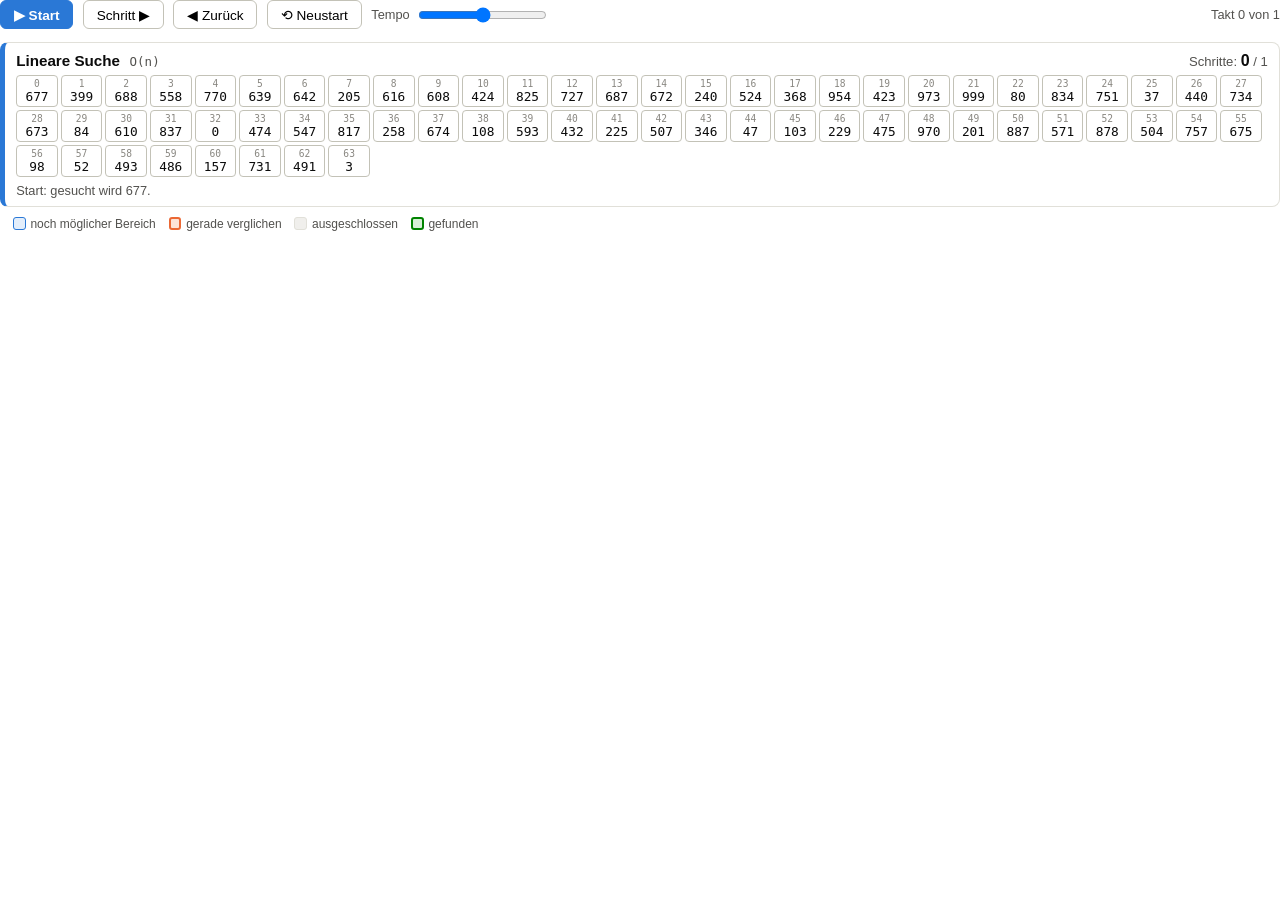
<file: site/rennen-logdatei.html>
<!doctype html><html lang="de"><head><meta charset="utf-8"><style>
:root { color-scheme: light; }
* { box-sizing: border-box; }
body { margin: 0; font-family: -apple-system, "Segoe UI", Helvetica, Arial, sans-serif; color: #0b0b0b; background: transparent; }
.race-controls { display: flex; flex-wrap: wrap; align-items: center; gap: 0.6rem; margin: 0 0 0.8rem 0; }
.race-controls button { font: inherit; font-size: 0.85rem; padding: 0.35rem 0.8rem; border-radius: 6px; border: 1px solid #c3c2b7; background: #fff; cursor: pointer; }
.race-controls button.primary { background: #2a78d6; border-color: #2a78d6; color: #fff; font-weight: 600; }
.race-controls button:disabled { opacity: 0.45; cursor: default; }
.race-controls label { font-size: 0.8rem; color: #52514e; display: flex; align-items: center; gap: 0.4rem; }
.race-controls .tick { margin-left: auto; font-size: 0.8rem; color: #52514e; }
.lane { border: 1px solid #e1e0d9; border-radius: 8px; padding: 0.55rem 0.7rem 0.5rem 0.7rem; margin-bottom: 0.6rem; background: #fff; border-left-width: 5px; }
.lane-head { display: flex; flex-wrap: wrap; align-items: baseline; gap: 0.6rem; margin-bottom: 0.35rem; }
.lane-head .name { font-weight: 600; font-size: 0.95rem; }
.lane-head .complexity { font-size: 0.78rem; color: #52514e; font-family: ui-monospace, SFMono-Regular, Menlo, monospace; }
.lane-head .counter { margin-left: auto; font-size: 0.82rem; color: #52514e; white-space: nowrap; }
.lane-head .counter b { color: #0b0b0b; font-size: 1rem; }
.lane-head .badge { font-size: 0.78rem; font-weight: 600; padding: 0.1rem 0.5rem; border-radius: 999px; background: #d7f0d7; color: #0b4d0b; display: none; }
.lane-head .badge.miss { background: #fde3d6; color: #7a2a0c; }
.lane.done .badge { display: inline-block; }
.cells { display: flex; flex-wrap: wrap; gap: 3px; margin: 0.2rem 0 0.35rem 0; }
.cell { width: 2.6rem; border: 1px solid #c3c2b7; border-radius: 4px; text-align: center; padding: 2px 0; font-family: ui-monospace, SFMono-Regular, Menlo, monospace; background: #fff; transition: background 0.15s, border-color 0.15s; }
.cell .idx { font-size: 0.6rem; color: #898781; }
.cell .val { font-size: 0.8rem; }
.cell.out { background: #f0efec; color: #a3a29c; border-color: #e1e0d9; }
.cell.range { background: #e3eefb; border-color: #2a78d6; }
.cell.probe { background: #fde3d6; border: 2px solid #eb6834; font-weight: 600; padding: 1px 0; }
.cell.found { background: #d7f0d7; border: 2px solid #008300; font-weight: 600; padding: 1px 0; }
.cell.mark { box-shadow: inset 0 0 0 2px #4a3aa7; }
.status { font-size: 0.8rem; color: #52514e; min-height: 1.2em; }
.legend { font-size: 0.75rem; color: #52514e; margin-top: 0.2rem; }
.legend i { display: inline-block; width: 0.8rem; height: 0.8rem; border-radius: 3px; vertical-align: -2px; margin: 0 0.3rem 0 0.8rem; }
</style></head><body><div class="race-controls"><button id="btn-play" class="primary">▶ Start</button><button id="btn-step">Schritt ▶</button><button id="btn-back">◀ Zurück</button><button id="btn-reset">⟲ Neustart</button><label>Tempo <input id="speed" type="range" min="0" max="4" value="2"></label><span class="tick" id="tick"></span></div><div id="race"></div><div class="legend"><i style="background:#e3eefb;border:1px solid #2a78d6"></i>noch möglicher Bereich<i style="background:#fde3d6;border:2px solid #eb6834"></i>gerade verglichen<i style="background:#f0efec;border:1px solid #e1e0d9"></i>ausgeschlossen<i style="background:#d7f0d7;border:2px solid #008300"></i>gefunden</div><script>
(function () {
  const data = {"key": 677, "values": [677, 399, 688, 558, 770, 639, 642, 205, 616, 608, 424, 825, 727, 687, 672, 240, 524, 368, 954, 423, 973, 999, 80, 834, 751, 37, 440, 734, 673, 84, 610, 837, 0, 474, 547, 817, 258, 674, 108, 593, 432, 225, 507, 346, 47, 103, 229, 475, 970, 201, 887, 571, 878, 504, 757, 675, 98, 52, 493, 486, 157, 731, 491, 3], "autoplay": false, "lanes": [{"name": "Lineare Suche", "complexity": "O(n)", "colour": "#2a78d6", "steps": [{"lo": 0, "hi": 64, "probe": 0, "result": 0, "marks": [], "text": "a[0] = 677 = 677: gefunden an Index 0."}]}]};
  const lanes = data.lanes;
  const values = data.values;
  const n = values.length;
  let tick = 0, timer = null;
  const maxSteps = Math.max.apply(null, lanes.map(l => l.steps.length));
  const speeds = [1400, 900, 600, 350, 180];

  function cellHtml(i) {
    return '<div class="cell" data-i="' + i + '"><div class="idx">' + i + '</div><div class="val">' + values[i] + '</div></div>';
  }
  function render() {
    const root = document.getElementById('race');
    root.innerHTML = lanes.map((lane, li) =>
      '<div class="lane" id="lane-' + li + '" style="border-left-color:' + lane.colour + '">' +
        '<div class="lane-head">' +
          '<span class="name">' + lane.name + '</span>' +
          '<span class="complexity">' + lane.complexity + '</span>' +
          '<span class="badge" id="badge-' + li + '"></span>' +
          '<span class="counter">Schritte: <b id="count-' + li + '">0</b> / ' + lane.steps.length + '</span>' +
        '</div>' +
        '<div class="cells" id="cells-' + li + '">' + values.map((_, i) => cellHtml(i)).join('') + '</div>' +
        '<div class="status" id="status-' + li + '">Start: gesucht wird ' + data.key + '.</div>' +
      '</div>'
    ).join('');
  }
  function paint() {
    let finished = 0;
    lanes.forEach((lane, li) => {
      const pos = Math.min(tick, lane.steps.length);
      const step = pos > 0 ? lane.steps[pos - 1] : null;
      const cells = document.getElementById('cells-' + li).children;
      for (let i = 0; i < n; i++) {
        let cls = 'cell';
        if (step) {
          if (step.result !== null && step.result === i) cls += ' found';
          else if (step.probe === i) cls += ' probe';
          else if (i >= step.lo && i < step.hi) cls += ' range';
          else cls += ' out';
          if (step.marks.indexOf(i) >= 0) cls += ' mark';
        }
        cells[i].className = cls;
      }
      document.getElementById('count-' + li).textContent = pos;
      document.getElementById('status-' + li).textContent = step ? step.text : 'Start: gesucht wird ' + data.key + '.';
      const laneEl = document.getElementById('lane-' + li);
      const badge = document.getElementById('badge-' + li);
      const done = step !== null && step.result !== null;
      laneEl.classList.toggle('done', done);
      if (done) {
        finished += 1;
        const hit = step.result >= 0;
        badge.className = 'badge' + (hit ? '' : ' miss');
        badge.textContent = (hit ? 'gefunden' : 'nicht vorhanden') + ' nach ' + pos + (pos === 1 ? ' Schritt' : ' Schritten');
      }
    });
    document.getElementById('tick').textContent = 'Takt ' + tick + ' von ' + maxSteps;
    const atEnd = tick >= maxSteps;
    document.getElementById('btn-step').disabled = atEnd;
    if (atEnd) pause();
  }
  function play() {
    if (timer) return;
    if (tick >= maxSteps) tick = 0;
    document.getElementById('btn-play').textContent = '❚❚ Pause';
    timer = setInterval(() => { tick = Math.min(tick + 1, maxSteps); paint(); }, speeds[document.getElementById('speed').value]);
  }
  function pause() {
    if (timer) { clearInterval(timer); timer = null; }
    document.getElementById('btn-play').textContent = '▶ Start';
  }
  document.getElementById('btn-play').addEventListener('click', () => timer ? pause() : play());
  document.getElementById('btn-step').addEventListener('click', () => { pause(); tick = Math.min(tick + 1, maxSteps); paint(); });
  document.getElementById('btn-back').addEventListener('click', () => { pause(); tick = Math.max(tick - 1, 0); paint(); });
  document.getElementById('btn-reset').addEventListener('click', () => { pause(); tick = 0; paint(); });
  document.getElementById('speed').addEventListener('input', () => { if (timer) { pause(); play(); } });
  render();
  paint();
  if (data.autoplay) play();
})();
</script></body></html>
</file>
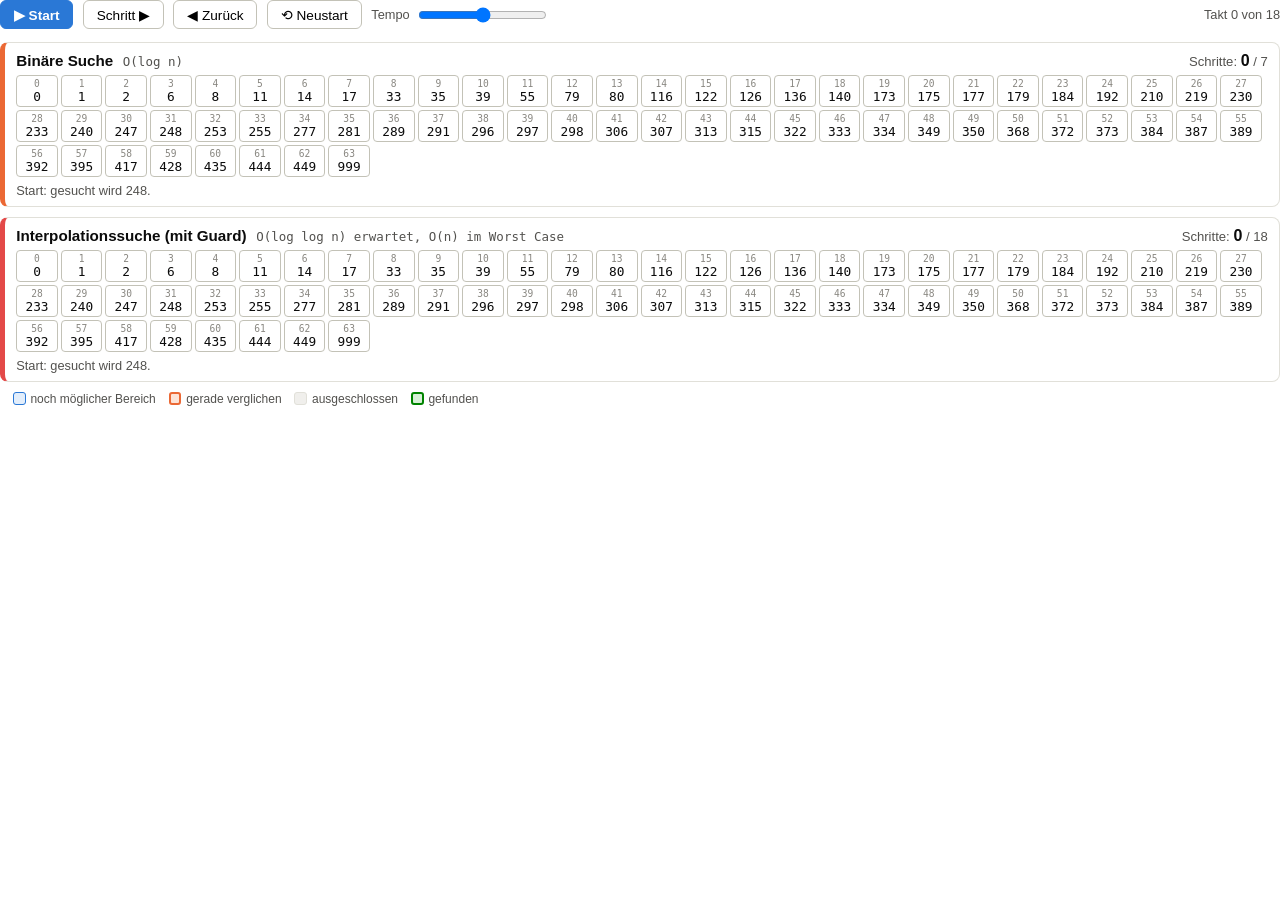
<file: site/rennen-messwerte.html>
<!doctype html><html lang="de"><head><meta charset="utf-8"><style>
:root { color-scheme: light; }
* { box-sizing: border-box; }
body { margin: 0; font-family: -apple-system, "Segoe UI", Helvetica, Arial, sans-serif; color: #0b0b0b; background: transparent; }
.race-controls { display: flex; flex-wrap: wrap; align-items: center; gap: 0.6rem; margin: 0 0 0.8rem 0; }
.race-controls button { font: inherit; font-size: 0.85rem; padding: 0.35rem 0.8rem; border-radius: 6px; border: 1px solid #c3c2b7; background: #fff; cursor: pointer; }
.race-controls button.primary { background: #2a78d6; border-color: #2a78d6; color: #fff; font-weight: 600; }
.race-controls button:disabled { opacity: 0.45; cursor: default; }
.race-controls label { font-size: 0.8rem; color: #52514e; display: flex; align-items: center; gap: 0.4rem; }
.race-controls .tick { margin-left: auto; font-size: 0.8rem; color: #52514e; }
.lane { border: 1px solid #e1e0d9; border-radius: 8px; padding: 0.55rem 0.7rem 0.5rem 0.7rem; margin-bottom: 0.6rem; background: #fff; border-left-width: 5px; }
.lane-head { display: flex; flex-wrap: wrap; align-items: baseline; gap: 0.6rem; margin-bottom: 0.35rem; }
.lane-head .name { font-weight: 600; font-size: 0.95rem; }
.lane-head .complexity { font-size: 0.78rem; color: #52514e; font-family: ui-monospace, SFMono-Regular, Menlo, monospace; }
.lane-head .counter { margin-left: auto; font-size: 0.82rem; color: #52514e; white-space: nowrap; }
.lane-head .counter b { color: #0b0b0b; font-size: 1rem; }
.lane-head .badge { font-size: 0.78rem; font-weight: 600; padding: 0.1rem 0.5rem; border-radius: 999px; background: #d7f0d7; color: #0b4d0b; display: none; }
.lane-head .badge.miss { background: #fde3d6; color: #7a2a0c; }
.lane.done .badge { display: inline-block; }
.cells { display: flex; flex-wrap: wrap; gap: 3px; margin: 0.2rem 0 0.35rem 0; }
.cell { width: 2.6rem; border: 1px solid #c3c2b7; border-radius: 4px; text-align: center; padding: 2px 0; font-family: ui-monospace, SFMono-Regular, Menlo, monospace; background: #fff; transition: background 0.15s, border-color 0.15s; }
.cell .idx { font-size: 0.6rem; color: #898781; }
.cell .val { font-size: 0.8rem; }
.cell.out { background: #f0efec; color: #a3a29c; border-color: #e1e0d9; }
.cell.range { background: #e3eefb; border-color: #2a78d6; }
.cell.probe { background: #fde3d6; border: 2px solid #eb6834; font-weight: 600; padding: 1px 0; }
.cell.found { background: #d7f0d7; border: 2px solid #008300; font-weight: 600; padding: 1px 0; }
.cell.mark { box-shadow: inset 0 0 0 2px #4a3aa7; }
.status { font-size: 0.8rem; color: #52514e; min-height: 1.2em; }
.legend { font-size: 0.75rem; color: #52514e; margin-top: 0.2rem; }
.legend i { display: inline-block; width: 0.8rem; height: 0.8rem; border-radius: 3px; vertical-align: -2px; margin: 0 0.3rem 0 0.8rem; }
</style></head><body><div class="race-controls"><button id="btn-play" class="primary">▶ Start</button><button id="btn-step">Schritt ▶</button><button id="btn-back">◀ Zurück</button><button id="btn-reset">⟲ Neustart</button><label>Tempo <input id="speed" type="range" min="0" max="4" value="2"></label><span class="tick" id="tick"></span></div><div id="race"></div><div class="legend"><i style="background:#e3eefb;border:1px solid #2a78d6"></i>noch möglicher Bereich<i style="background:#fde3d6;border:2px solid #eb6834"></i>gerade verglichen<i style="background:#f0efec;border:1px solid #e1e0d9"></i>ausgeschlossen<i style="background:#d7f0d7;border:2px solid #008300"></i>gefunden</div><script>
(function () {
  const data = {"key": 248, "values": [0, 1, 2, 6, 8, 11, 14, 17, 33, 35, 39, 55, 79, 80, 116, 122, 126, 136, 140, 173, 175, 177, 179, 184, 192, 210, 219, 230, 233, 240, 247, 248, 253, 255, 277, 281, 289, 291, 296, 297, 298, 306, 307, 313, 315, 322, 333, 334, 349, 350, 368, 372, 373, 384, 387, 389, 392, 395, 417, 428, 435, 444, 449, 999], "autoplay": false, "lanes": [{"name": "Binäre Suche", "complexity": "O(log n)", "colour": "#eb6834", "steps": [{"lo": 0, "hi": 32, "probe": 32, "result": null, "marks": [], "text": "Mitte a[32] = 253 ≥ 248: linke Hälfte weiter, a[32] bleibt Kandidat."}, {"lo": 17, "hi": 32, "probe": 16, "result": null, "marks": [], "text": "Mitte a[16] = 126 &lt; 248: rechte Hälfte weiter durchsuchen."}, {"lo": 25, "hi": 32, "probe": 24, "result": null, "marks": [], "text": "Mitte a[24] = 192 &lt; 248: rechte Hälfte weiter durchsuchen."}, {"lo": 29, "hi": 32, "probe": 28, "result": null, "marks": [], "text": "Mitte a[28] = 233 &lt; 248: rechte Hälfte weiter durchsuchen."}, {"lo": 31, "hi": 32, "probe": 30, "result": null, "marks": [], "text": "Mitte a[30] = 247 &lt; 248: rechte Hälfte weiter durchsuchen."}, {"lo": 31, "hi": 31, "probe": 31, "result": null, "marks": [], "text": "Mitte a[31] = 248 ≥ 248: linke Hälfte weiter, a[31] bleibt Kandidat."}, {"lo": 31, "hi": 32, "probe": 31, "result": 31, "marks": [], "text": "a[31] = 248 ist der gesuchte Schlüssel 248: gefunden an Index 31."}]}, {"name": "Interpolationssuche (mit Guard)", "complexity": "O(log log n) erwartet, O(n) im Worst Case", "colour": "#e34948", "steps": [{"lo": 16, "hi": 64, "probe": 15, "result": null, "marks": [], "text": "Schätzung aus dem Wert: Position 15: a[15] = 122 &lt; 248, rechts weiter."}, {"lo": 16, "hi": 64, "probe": 22, "result": null, "marks": [], "text": "Schätzung aus dem Wert: Position 22, weniger als 8 nach dem Anfang: Guard schaltet auf sequenzielle Suche von vorn."}, {"lo": 18, "hi": 64, "probe": 17, "result": null, "marks": [], "text": "a[17] = 136 &lt; 248: weiter nach rechts."}, {"lo": 19, "hi": 64, "probe": 18, "result": null, "marks": [], "text": "a[18] = 140 &lt; 248: weiter nach rechts."}, {"lo": 20, "hi": 64, "probe": 19, "result": null, "marks": [], "text": "a[19] = 173 &lt; 248: weiter nach rechts."}, {"lo": 21, "hi": 64, "probe": 20, "result": null, "marks": [], "text": "a[20] = 175 &lt; 248: weiter nach rechts."}, {"lo": 22, "hi": 64, "probe": 21, "result": null, "marks": [], "text": "a[21] = 177 &lt; 248: weiter nach rechts."}, {"lo": 23, "hi": 64, "probe": 22, "result": null, "marks": [], "text": "a[22] = 179 &lt; 248: weiter nach rechts."}, {"lo": 24, "hi": 64, "probe": 23, "result": null, "marks": [], "text": "a[23] = 184 &lt; 248: weiter nach rechts."}, {"lo": 25, "hi": 64, "probe": 24, "result": null, "marks": [], "text": "a[24] = 192 &lt; 248: weiter nach rechts."}, {"lo": 26, "hi": 64, "probe": 25, "result": null, "marks": [], "text": "a[25] = 210 &lt; 248: weiter nach rechts."}, {"lo": 27, "hi": 64, "probe": 26, "result": null, "marks": [], "text": "a[26] = 219 &lt; 248: weiter nach rechts."}, {"lo": 28, "hi": 64, "probe": 27, "result": null, "marks": [], "text": "a[27] = 230 &lt; 248: weiter nach rechts."}, {"lo": 29, "hi": 64, "probe": 28, "result": null, "marks": [], "text": "a[28] = 233 &lt; 248: weiter nach rechts."}, {"lo": 30, "hi": 64, "probe": 29, "result": null, "marks": [], "text": "a[29] = 240 &lt; 248: weiter nach rechts."}, {"lo": 31, "hi": 64, "probe": 30, "result": null, "marks": [], "text": "a[30] = 247 &lt; 248: weiter nach rechts."}, {"lo": 31, "hi": 64, "probe": 31, "result": null, "marks": [], "text": "a[31] = 248 ≥ 248: erster Kandidat gefunden."}, {"lo": 31, "hi": 32, "probe": 31, "result": 31, "marks": [], "text": "a[31] = 248 ist der gesuchte Schlüssel 248: gefunden an Index 31."}]}]};
  const lanes = data.lanes;
  const values = data.values;
  const n = values.length;
  let tick = 0, timer = null;
  const maxSteps = Math.max.apply(null, lanes.map(l => l.steps.length));
  const speeds = [1400, 900, 600, 350, 180];

  function cellHtml(i) {
    return '<div class="cell" data-i="' + i + '"><div class="idx">' + i + '</div><div class="val">' + values[i] + '</div></div>';
  }
  function render() {
    const root = document.getElementById('race');
    root.innerHTML = lanes.map((lane, li) =>
      '<div class="lane" id="lane-' + li + '" style="border-left-color:' + lane.colour + '">' +
        '<div class="lane-head">' +
          '<span class="name">' + lane.name + '</span>' +
          '<span class="complexity">' + lane.complexity + '</span>' +
          '<span class="badge" id="badge-' + li + '"></span>' +
          '<span class="counter">Schritte: <b id="count-' + li + '">0</b> / ' + lane.steps.length + '</span>' +
        '</div>' +
        '<div class="cells" id="cells-' + li + '">' + values.map((_, i) => cellHtml(i)).join('') + '</div>' +
        '<div class="status" id="status-' + li + '">Start: gesucht wird ' + data.key + '.</div>' +
      '</div>'
    ).join('');
  }
  function paint() {
    let finished = 0;
    lanes.forEach((lane, li) => {
      const pos = Math.min(tick, lane.steps.length);
      const step = pos > 0 ? lane.steps[pos - 1] : null;
      const cells = document.getElementById('cells-' + li).children;
      for (let i = 0; i < n; i++) {
        let cls = 'cell';
        if (step) {
          if (step.result !== null && step.result === i) cls += ' found';
          else if (step.probe === i) cls += ' probe';
          else if (i >= step.lo && i < step.hi) cls += ' range';
          else cls += ' out';
          if (step.marks.indexOf(i) >= 0) cls += ' mark';
        }
        cells[i].className = cls;
      }
      document.getElementById('count-' + li).textContent = pos;
      document.getElementById('status-' + li).textContent = step ? step.text : 'Start: gesucht wird ' + data.key + '.';
      const laneEl = document.getElementById('lane-' + li);
      const badge = document.getElementById('badge-' + li);
      const done = step !== null && step.result !== null;
      laneEl.classList.toggle('done', done);
      if (done) {
        finished += 1;
        const hit = step.result >= 0;
        badge.className = 'badge' + (hit ? '' : ' miss');
        badge.textContent = (hit ? 'gefunden' : 'nicht vorhanden') + ' nach ' + pos + (pos === 1 ? ' Schritt' : ' Schritten');
      }
    });
    document.getElementById('tick').textContent = 'Takt ' + tick + ' von ' + maxSteps;
    const atEnd = tick >= maxSteps;
    document.getElementById('btn-step').disabled = atEnd;
    if (atEnd) pause();
  }
  function play() {
    if (timer) return;
    if (tick >= maxSteps) tick = 0;
    document.getElementById('btn-play').textContent = '❚❚ Pause';
    timer = setInterval(() => { tick = Math.min(tick + 1, maxSteps); paint(); }, speeds[document.getElementById('speed').value]);
  }
  function pause() {
    if (timer) { clearInterval(timer); timer = null; }
    document.getElementById('btn-play').textContent = '▶ Start';
  }
  document.getElementById('btn-play').addEventListener('click', () => timer ? pause() : play());
  document.getElementById('btn-step').addEventListener('click', () => { pause(); tick = Math.min(tick + 1, maxSteps); paint(); });
  document.getElementById('btn-back').addEventListener('click', () => { pause(); tick = Math.max(tick - 1, 0); paint(); });
  document.getElementById('btn-reset').addEventListener('click', () => { pause(); tick = 0; paint(); });
  document.getElementById('speed').addEventListener('input', () => { if (timer) { pause(); play(); } });
  render();
  paint();
  if (data.autoplay) play();
})();
</script></body></html>
</file>
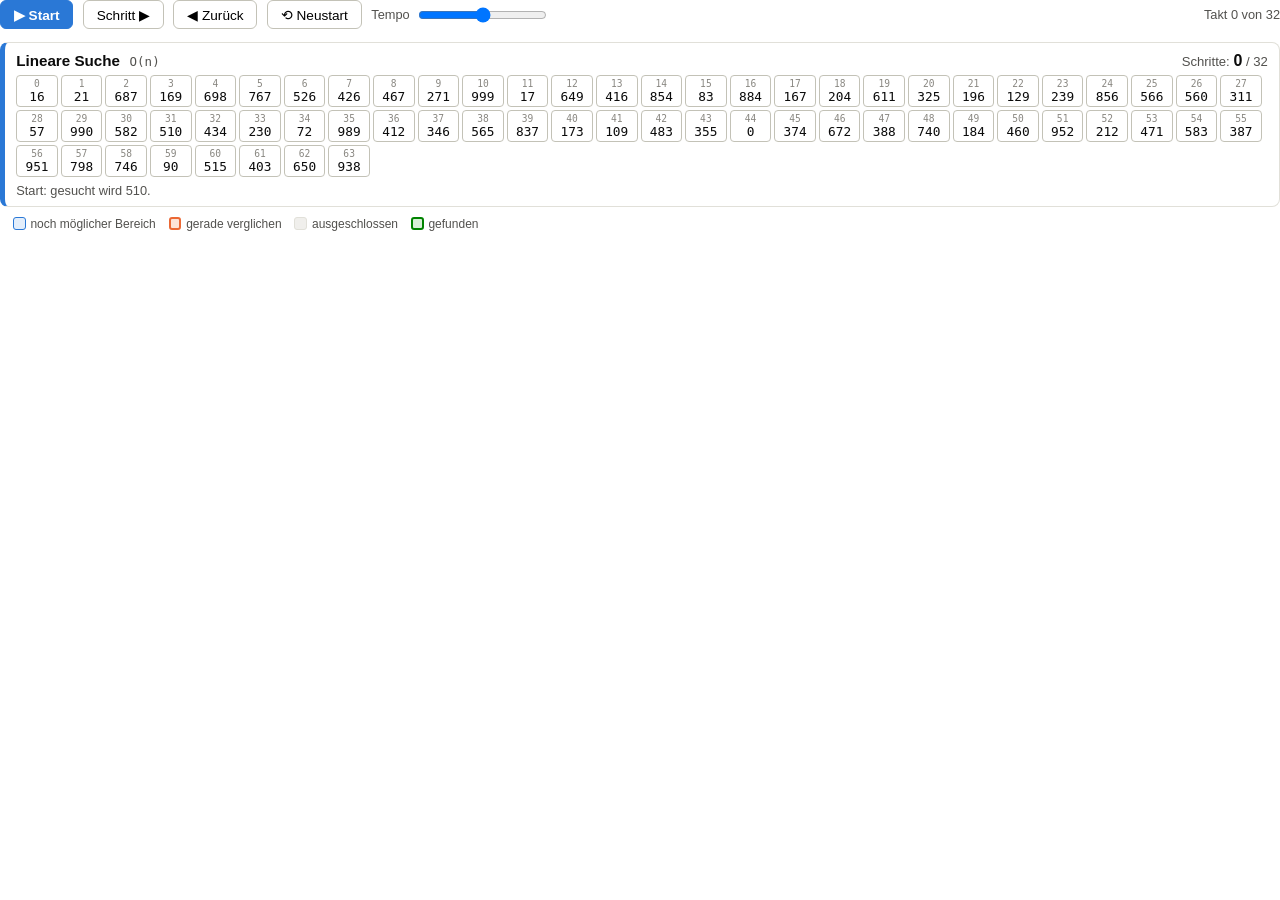
<file: site/rennen-playlist.html>
<!doctype html><html lang="de"><head><meta charset="utf-8"><style>
:root { color-scheme: light; }
* { box-sizing: border-box; }
body { margin: 0; font-family: -apple-system, "Segoe UI", Helvetica, Arial, sans-serif; color: #0b0b0b; background: transparent; }
.race-controls { display: flex; flex-wrap: wrap; align-items: center; gap: 0.6rem; margin: 0 0 0.8rem 0; }
.race-controls button { font: inherit; font-size: 0.85rem; padding: 0.35rem 0.8rem; border-radius: 6px; border: 1px solid #c3c2b7; background: #fff; cursor: pointer; }
.race-controls button.primary { background: #2a78d6; border-color: #2a78d6; color: #fff; font-weight: 600; }
.race-controls button:disabled { opacity: 0.45; cursor: default; }
.race-controls label { font-size: 0.8rem; color: #52514e; display: flex; align-items: center; gap: 0.4rem; }
.race-controls .tick { margin-left: auto; font-size: 0.8rem; color: #52514e; }
.lane { border: 1px solid #e1e0d9; border-radius: 8px; padding: 0.55rem 0.7rem 0.5rem 0.7rem; margin-bottom: 0.6rem; background: #fff; border-left-width: 5px; }
.lane-head { display: flex; flex-wrap: wrap; align-items: baseline; gap: 0.6rem; margin-bottom: 0.35rem; }
.lane-head .name { font-weight: 600; font-size: 0.95rem; }
.lane-head .complexity { font-size: 0.78rem; color: #52514e; font-family: ui-monospace, SFMono-Regular, Menlo, monospace; }
.lane-head .counter { margin-left: auto; font-size: 0.82rem; color: #52514e; white-space: nowrap; }
.lane-head .counter b { color: #0b0b0b; font-size: 1rem; }
.lane-head .badge { font-size: 0.78rem; font-weight: 600; padding: 0.1rem 0.5rem; border-radius: 999px; background: #d7f0d7; color: #0b4d0b; display: none; }
.lane-head .badge.miss { background: #fde3d6; color: #7a2a0c; }
.lane.done .badge { display: inline-block; }
.cells { display: flex; flex-wrap: wrap; gap: 3px; margin: 0.2rem 0 0.35rem 0; }
.cell { width: 2.6rem; border: 1px solid #c3c2b7; border-radius: 4px; text-align: center; padding: 2px 0; font-family: ui-monospace, SFMono-Regular, Menlo, monospace; background: #fff; transition: background 0.15s, border-color 0.15s; }
.cell .idx { font-size: 0.6rem; color: #898781; }
.cell .val { font-size: 0.8rem; }
.cell.out { background: #f0efec; color: #a3a29c; border-color: #e1e0d9; }
.cell.range { background: #e3eefb; border-color: #2a78d6; }
.cell.probe { background: #fde3d6; border: 2px solid #eb6834; font-weight: 600; padding: 1px 0; }
.cell.found { background: #d7f0d7; border: 2px solid #008300; font-weight: 600; padding: 1px 0; }
.cell.mark { box-shadow: inset 0 0 0 2px #4a3aa7; }
.status { font-size: 0.8rem; color: #52514e; min-height: 1.2em; }
.legend { font-size: 0.75rem; color: #52514e; margin-top: 0.2rem; }
.legend i { display: inline-block; width: 0.8rem; height: 0.8rem; border-radius: 3px; vertical-align: -2px; margin: 0 0.3rem 0 0.8rem; }
</style></head><body><div class="race-controls"><button id="btn-play" class="primary">▶ Start</button><button id="btn-step">Schritt ▶</button><button id="btn-back">◀ Zurück</button><button id="btn-reset">⟲ Neustart</button><label>Tempo <input id="speed" type="range" min="0" max="4" value="2"></label><span class="tick" id="tick"></span></div><div id="race"></div><div class="legend"><i style="background:#e3eefb;border:1px solid #2a78d6"></i>noch möglicher Bereich<i style="background:#fde3d6;border:2px solid #eb6834"></i>gerade verglichen<i style="background:#f0efec;border:1px solid #e1e0d9"></i>ausgeschlossen<i style="background:#d7f0d7;border:2px solid #008300"></i>gefunden</div><script>
(function () {
  const data = {"key": 510, "values": [16, 21, 687, 169, 698, 767, 526, 426, 467, 271, 999, 17, 649, 416, 854, 83, 884, 167, 204, 611, 325, 196, 129, 239, 856, 566, 560, 311, 57, 990, 582, 510, 434, 230, 72, 989, 412, 346, 565, 837, 173, 109, 483, 355, 0, 374, 672, 388, 740, 184, 460, 952, 212, 471, 583, 387, 951, 798, 746, 90, 515, 403, 650, 938], "autoplay": false, "lanes": [{"name": "Lineare Suche", "complexity": "O(n)", "colour": "#2a78d6", "steps": [{"lo": 1, "hi": 64, "probe": 0, "result": null, "marks": [], "text": "a[0] = 16 ≠ 510: weiter mit dem nächsten Element."}, {"lo": 2, "hi": 64, "probe": 1, "result": null, "marks": [], "text": "a[1] = 21 ≠ 510: weiter mit dem nächsten Element."}, {"lo": 3, "hi": 64, "probe": 2, "result": null, "marks": [], "text": "a[2] = 687 ≠ 510: weiter mit dem nächsten Element."}, {"lo": 4, "hi": 64, "probe": 3, "result": null, "marks": [], "text": "a[3] = 169 ≠ 510: weiter mit dem nächsten Element."}, {"lo": 5, "hi": 64, "probe": 4, "result": null, "marks": [], "text": "a[4] = 698 ≠ 510: weiter mit dem nächsten Element."}, {"lo": 6, "hi": 64, "probe": 5, "result": null, "marks": [], "text": "a[5] = 767 ≠ 510: weiter mit dem nächsten Element."}, {"lo": 7, "hi": 64, "probe": 6, "result": null, "marks": [], "text": "a[6] = 526 ≠ 510: weiter mit dem nächsten Element."}, {"lo": 8, "hi": 64, "probe": 7, "result": null, "marks": [], "text": "a[7] = 426 ≠ 510: weiter mit dem nächsten Element."}, {"lo": 9, "hi": 64, "probe": 8, "result": null, "marks": [], "text": "a[8] = 467 ≠ 510: weiter mit dem nächsten Element."}, {"lo": 10, "hi": 64, "probe": 9, "result": null, "marks": [], "text": "a[9] = 271 ≠ 510: weiter mit dem nächsten Element."}, {"lo": 11, "hi": 64, "probe": 10, "result": null, "marks": [], "text": "a[10] = 999 ≠ 510: weiter mit dem nächsten Element."}, {"lo": 12, "hi": 64, "probe": 11, "result": null, "marks": [], "text": "a[11] = 17 ≠ 510: weiter mit dem nächsten Element."}, {"lo": 13, "hi": 64, "probe": 12, "result": null, "marks": [], "text": "a[12] = 649 ≠ 510: weiter mit dem nächsten Element."}, {"lo": 14, "hi": 64, "probe": 13, "result": null, "marks": [], "text": "a[13] = 416 ≠ 510: weiter mit dem nächsten Element."}, {"lo": 15, "hi": 64, "probe": 14, "result": null, "marks": [], "text": "a[14] = 854 ≠ 510: weiter mit dem nächsten Element."}, {"lo": 16, "hi": 64, "probe": 15, "result": null, "marks": [], "text": "a[15] = 83 ≠ 510: weiter mit dem nächsten Element."}, {"lo": 17, "hi": 64, "probe": 16, "result": null, "marks": [], "text": "a[16] = 884 ≠ 510: weiter mit dem nächsten Element."}, {"lo": 18, "hi": 64, "probe": 17, "result": null, "marks": [], "text": "a[17] = 167 ≠ 510: weiter mit dem nächsten Element."}, {"lo": 19, "hi": 64, "probe": 18, "result": null, "marks": [], "text": "a[18] = 204 ≠ 510: weiter mit dem nächsten Element."}, {"lo": 20, "hi": 64, "probe": 19, "result": null, "marks": [], "text": "a[19] = 611 ≠ 510: weiter mit dem nächsten Element."}, {"lo": 21, "hi": 64, "probe": 20, "result": null, "marks": [], "text": "a[20] = 325 ≠ 510: weiter mit dem nächsten Element."}, {"lo": 22, "hi": 64, "probe": 21, "result": null, "marks": [], "text": "a[21] = 196 ≠ 510: weiter mit dem nächsten Element."}, {"lo": 23, "hi": 64, "probe": 22, "result": null, "marks": [], "text": "a[22] = 129 ≠ 510: weiter mit dem nächsten Element."}, {"lo": 24, "hi": 64, "probe": 23, "result": null, "marks": [], "text": "a[23] = 239 ≠ 510: weiter mit dem nächsten Element."}, {"lo": 25, "hi": 64, "probe": 24, "result": null, "marks": [], "text": "a[24] = 856 ≠ 510: weiter mit dem nächsten Element."}, {"lo": 26, "hi": 64, "probe": 25, "result": null, "marks": [], "text": "a[25] = 566 ≠ 510: weiter mit dem nächsten Element."}, {"lo": 27, "hi": 64, "probe": 26, "result": null, "marks": [], "text": "a[26] = 560 ≠ 510: weiter mit dem nächsten Element."}, {"lo": 28, "hi": 64, "probe": 27, "result": null, "marks": [], "text": "a[27] = 311 ≠ 510: weiter mit dem nächsten Element."}, {"lo": 29, "hi": 64, "probe": 28, "result": null, "marks": [], "text": "a[28] = 57 ≠ 510: weiter mit dem nächsten Element."}, {"lo": 30, "hi": 64, "probe": 29, "result": null, "marks": [], "text": "a[29] = 990 ≠ 510: weiter mit dem nächsten Element."}, {"lo": 31, "hi": 64, "probe": 30, "result": null, "marks": [], "text": "a[30] = 582 ≠ 510: weiter mit dem nächsten Element."}, {"lo": 31, "hi": 64, "probe": 31, "result": 31, "marks": [], "text": "a[31] = 510 = 510: gefunden an Index 31."}]}]};
  const lanes = data.lanes;
  const values = data.values;
  const n = values.length;
  let tick = 0, timer = null;
  const maxSteps = Math.max.apply(null, lanes.map(l => l.steps.length));
  const speeds = [1400, 900, 600, 350, 180];

  function cellHtml(i) {
    return '<div class="cell" data-i="' + i + '"><div class="idx">' + i + '</div><div class="val">' + values[i] + '</div></div>';
  }
  function render() {
    const root = document.getElementById('race');
    root.innerHTML = lanes.map((lane, li) =>
      '<div class="lane" id="lane-' + li + '" style="border-left-color:' + lane.colour + '">' +
        '<div class="lane-head">' +
          '<span class="name">' + lane.name + '</span>' +
          '<span class="complexity">' + lane.complexity + '</span>' +
          '<span class="badge" id="badge-' + li + '"></span>' +
          '<span class="counter">Schritte: <b id="count-' + li + '">0</b> / ' + lane.steps.length + '</span>' +
        '</div>' +
        '<div class="cells" id="cells-' + li + '">' + values.map((_, i) => cellHtml(i)).join('') + '</div>' +
        '<div class="status" id="status-' + li + '">Start: gesucht wird ' + data.key + '.</div>' +
      '</div>'
    ).join('');
  }
  function paint() {
    let finished = 0;
    lanes.forEach((lane, li) => {
      const pos = Math.min(tick, lane.steps.length);
      const step = pos > 0 ? lane.steps[pos - 1] : null;
      const cells = document.getElementById('cells-' + li).children;
      for (let i = 0; i < n; i++) {
        let cls = 'cell';
        if (step) {
          if (step.result !== null && step.result === i) cls += ' found';
          else if (step.probe === i) cls += ' probe';
          else if (i >= step.lo && i < step.hi) cls += ' range';
          else cls += ' out';
          if (step.marks.indexOf(i) >= 0) cls += ' mark';
        }
        cells[i].className = cls;
      }
      document.getElementById('count-' + li).textContent = pos;
      document.getElementById('status-' + li).textContent = step ? step.text : 'Start: gesucht wird ' + data.key + '.';
      const laneEl = document.getElementById('lane-' + li);
      const badge = document.getElementById('badge-' + li);
      const done = step !== null && step.result !== null;
      laneEl.classList.toggle('done', done);
      if (done) {
        finished += 1;
        const hit = step.result >= 0;
        badge.className = 'badge' + (hit ? '' : ' miss');
        badge.textContent = (hit ? 'gefunden' : 'nicht vorhanden') + ' nach ' + pos + (pos === 1 ? ' Schritt' : ' Schritten');
      }
    });
    document.getElementById('tick').textContent = 'Takt ' + tick + ' von ' + maxSteps;
    const atEnd = tick >= maxSteps;
    document.getElementById('btn-step').disabled = atEnd;
    if (atEnd) pause();
  }
  function play() {
    if (timer) return;
    if (tick >= maxSteps) tick = 0;
    document.getElementById('btn-play').textContent = '❚❚ Pause';
    timer = setInterval(() => { tick = Math.min(tick + 1, maxSteps); paint(); }, speeds[document.getElementById('speed').value]);
  }
  function pause() {
    if (timer) { clearInterval(timer); timer = null; }
    document.getElementById('btn-play').textContent = '▶ Start';
  }
  document.getElementById('btn-play').addEventListener('click', () => timer ? pause() : play());
  document.getElementById('btn-step').addEventListener('click', () => { pause(); tick = Math.min(tick + 1, maxSteps); paint(); });
  document.getElementById('btn-back').addEventListener('click', () => { pause(); tick = Math.max(tick - 1, 0); paint(); });
  document.getElementById('btn-reset').addEventListener('click', () => { pause(); tick = 0; paint(); });
  document.getElementById('speed').addEventListener('input', () => { if (timer) { pause(); play(); } });
  render();
  paint();
  if (data.autoplay) play();
})();
</script></body></html>
</file>
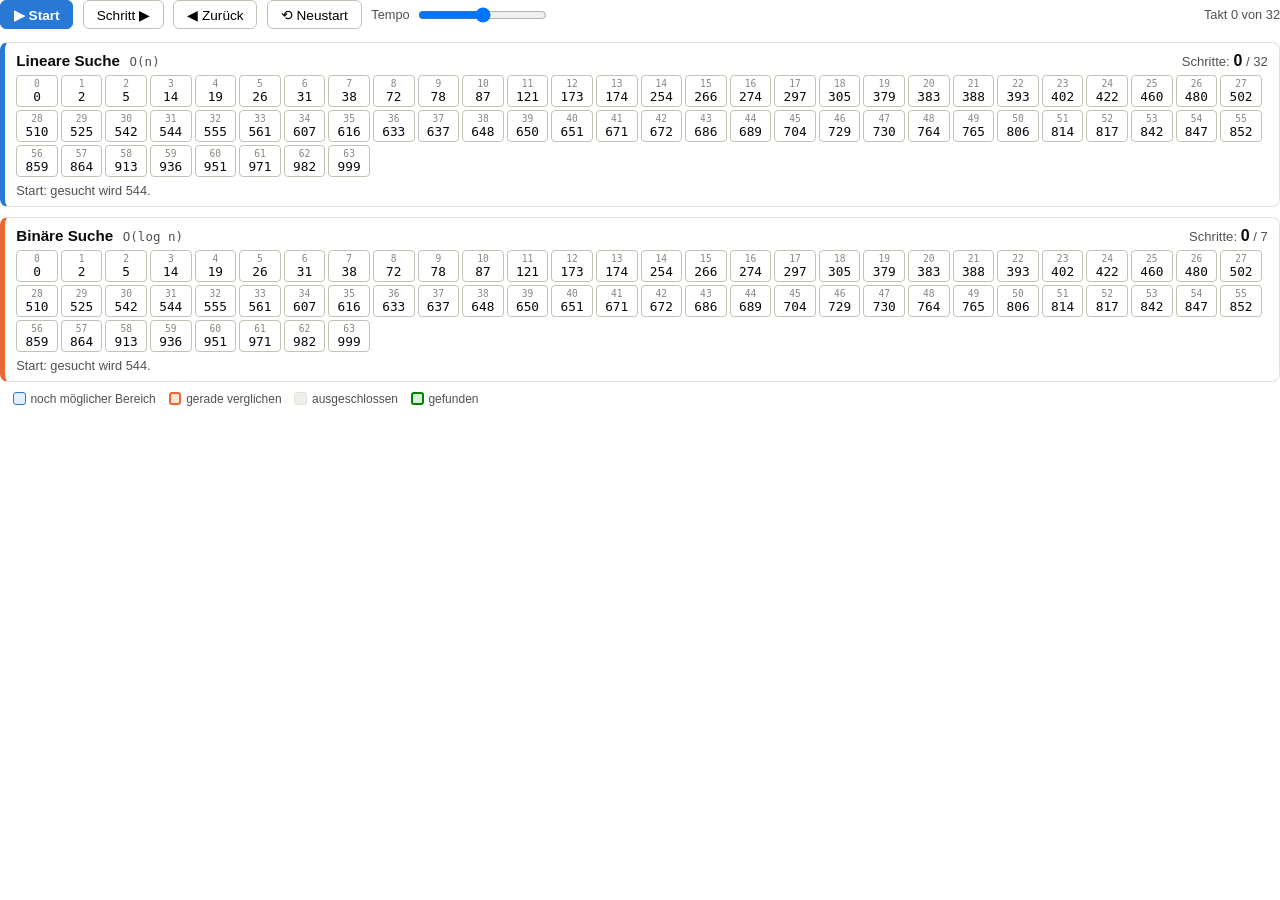
<file: site/rennen-telefonbuch.html>
<!doctype html><html lang="de"><head><meta charset="utf-8"><style>
:root { color-scheme: light; }
* { box-sizing: border-box; }
body { margin: 0; font-family: -apple-system, "Segoe UI", Helvetica, Arial, sans-serif; color: #0b0b0b; background: transparent; }
.race-controls { display: flex; flex-wrap: wrap; align-items: center; gap: 0.6rem; margin: 0 0 0.8rem 0; }
.race-controls button { font: inherit; font-size: 0.85rem; padding: 0.35rem 0.8rem; border-radius: 6px; border: 1px solid #c3c2b7; background: #fff; cursor: pointer; }
.race-controls button.primary { background: #2a78d6; border-color: #2a78d6; color: #fff; font-weight: 600; }
.race-controls button:disabled { opacity: 0.45; cursor: default; }
.race-controls label { font-size: 0.8rem; color: #52514e; display: flex; align-items: center; gap: 0.4rem; }
.race-controls .tick { margin-left: auto; font-size: 0.8rem; color: #52514e; }
.lane { border: 1px solid #e1e0d9; border-radius: 8px; padding: 0.55rem 0.7rem 0.5rem 0.7rem; margin-bottom: 0.6rem; background: #fff; border-left-width: 5px; }
.lane-head { display: flex; flex-wrap: wrap; align-items: baseline; gap: 0.6rem; margin-bottom: 0.35rem; }
.lane-head .name { font-weight: 600; font-size: 0.95rem; }
.lane-head .complexity { font-size: 0.78rem; color: #52514e; font-family: ui-monospace, SFMono-Regular, Menlo, monospace; }
.lane-head .counter { margin-left: auto; font-size: 0.82rem; color: #52514e; white-space: nowrap; }
.lane-head .counter b { color: #0b0b0b; font-size: 1rem; }
.lane-head .badge { font-size: 0.78rem; font-weight: 600; padding: 0.1rem 0.5rem; border-radius: 999px; background: #d7f0d7; color: #0b4d0b; display: none; }
.lane-head .badge.miss { background: #fde3d6; color: #7a2a0c; }
.lane.done .badge { display: inline-block; }
.cells { display: flex; flex-wrap: wrap; gap: 3px; margin: 0.2rem 0 0.35rem 0; }
.cell { width: 2.6rem; border: 1px solid #c3c2b7; border-radius: 4px; text-align: center; padding: 2px 0; font-family: ui-monospace, SFMono-Regular, Menlo, monospace; background: #fff; transition: background 0.15s, border-color 0.15s; }
.cell .idx { font-size: 0.6rem; color: #898781; }
.cell .val { font-size: 0.8rem; }
.cell.out { background: #f0efec; color: #a3a29c; border-color: #e1e0d9; }
.cell.range { background: #e3eefb; border-color: #2a78d6; }
.cell.probe { background: #fde3d6; border: 2px solid #eb6834; font-weight: 600; padding: 1px 0; }
.cell.found { background: #d7f0d7; border: 2px solid #008300; font-weight: 600; padding: 1px 0; }
.cell.mark { box-shadow: inset 0 0 0 2px #4a3aa7; }
.status { font-size: 0.8rem; color: #52514e; min-height: 1.2em; }
.legend { font-size: 0.75rem; color: #52514e; margin-top: 0.2rem; }
.legend i { display: inline-block; width: 0.8rem; height: 0.8rem; border-radius: 3px; vertical-align: -2px; margin: 0 0.3rem 0 0.8rem; }
</style></head><body><div class="race-controls"><button id="btn-play" class="primary">▶ Start</button><button id="btn-step">Schritt ▶</button><button id="btn-back">◀ Zurück</button><button id="btn-reset">⟲ Neustart</button><label>Tempo <input id="speed" type="range" min="0" max="4" value="2"></label><span class="tick" id="tick"></span></div><div id="race"></div><div class="legend"><i style="background:#e3eefb;border:1px solid #2a78d6"></i>noch möglicher Bereich<i style="background:#fde3d6;border:2px solid #eb6834"></i>gerade verglichen<i style="background:#f0efec;border:1px solid #e1e0d9"></i>ausgeschlossen<i style="background:#d7f0d7;border:2px solid #008300"></i>gefunden</div><script>
(function () {
  const data = {"key": 544, "values": [0, 2, 5, 14, 19, 26, 31, 38, 72, 78, 87, 121, 173, 174, 254, 266, 274, 297, 305, 379, 383, 388, 393, 402, 422, 460, 480, 502, 510, 525, 542, 544, 555, 561, 607, 616, 633, 637, 648, 650, 651, 671, 672, 686, 689, 704, 729, 730, 764, 765, 806, 814, 817, 842, 847, 852, 859, 864, 913, 936, 951, 971, 982, 999], "autoplay": false, "lanes": [{"name": "Lineare Suche", "complexity": "O(n)", "colour": "#2a78d6", "steps": [{"lo": 1, "hi": 64, "probe": 0, "result": null, "marks": [], "text": "a[0] = 0 ≠ 544: weiter mit dem nächsten Element."}, {"lo": 2, "hi": 64, "probe": 1, "result": null, "marks": [], "text": "a[1] = 2 ≠ 544: weiter mit dem nächsten Element."}, {"lo": 3, "hi": 64, "probe": 2, "result": null, "marks": [], "text": "a[2] = 5 ≠ 544: weiter mit dem nächsten Element."}, {"lo": 4, "hi": 64, "probe": 3, "result": null, "marks": [], "text": "a[3] = 14 ≠ 544: weiter mit dem nächsten Element."}, {"lo": 5, "hi": 64, "probe": 4, "result": null, "marks": [], "text": "a[4] = 19 ≠ 544: weiter mit dem nächsten Element."}, {"lo": 6, "hi": 64, "probe": 5, "result": null, "marks": [], "text": "a[5] = 26 ≠ 544: weiter mit dem nächsten Element."}, {"lo": 7, "hi": 64, "probe": 6, "result": null, "marks": [], "text": "a[6] = 31 ≠ 544: weiter mit dem nächsten Element."}, {"lo": 8, "hi": 64, "probe": 7, "result": null, "marks": [], "text": "a[7] = 38 ≠ 544: weiter mit dem nächsten Element."}, {"lo": 9, "hi": 64, "probe": 8, "result": null, "marks": [], "text": "a[8] = 72 ≠ 544: weiter mit dem nächsten Element."}, {"lo": 10, "hi": 64, "probe": 9, "result": null, "marks": [], "text": "a[9] = 78 ≠ 544: weiter mit dem nächsten Element."}, {"lo": 11, "hi": 64, "probe": 10, "result": null, "marks": [], "text": "a[10] = 87 ≠ 544: weiter mit dem nächsten Element."}, {"lo": 12, "hi": 64, "probe": 11, "result": null, "marks": [], "text": "a[11] = 121 ≠ 544: weiter mit dem nächsten Element."}, {"lo": 13, "hi": 64, "probe": 12, "result": null, "marks": [], "text": "a[12] = 173 ≠ 544: weiter mit dem nächsten Element."}, {"lo": 14, "hi": 64, "probe": 13, "result": null, "marks": [], "text": "a[13] = 174 ≠ 544: weiter mit dem nächsten Element."}, {"lo": 15, "hi": 64, "probe": 14, "result": null, "marks": [], "text": "a[14] = 254 ≠ 544: weiter mit dem nächsten Element."}, {"lo": 16, "hi": 64, "probe": 15, "result": null, "marks": [], "text": "a[15] = 266 ≠ 544: weiter mit dem nächsten Element."}, {"lo": 17, "hi": 64, "probe": 16, "result": null, "marks": [], "text": "a[16] = 274 ≠ 544: weiter mit dem nächsten Element."}, {"lo": 18, "hi": 64, "probe": 17, "result": null, "marks": [], "text": "a[17] = 297 ≠ 544: weiter mit dem nächsten Element."}, {"lo": 19, "hi": 64, "probe": 18, "result": null, "marks": [], "text": "a[18] = 305 ≠ 544: weiter mit dem nächsten Element."}, {"lo": 20, "hi": 64, "probe": 19, "result": null, "marks": [], "text": "a[19] = 379 ≠ 544: weiter mit dem nächsten Element."}, {"lo": 21, "hi": 64, "probe": 20, "result": null, "marks": [], "text": "a[20] = 383 ≠ 544: weiter mit dem nächsten Element."}, {"lo": 22, "hi": 64, "probe": 21, "result": null, "marks": [], "text": "a[21] = 388 ≠ 544: weiter mit dem nächsten Element."}, {"lo": 23, "hi": 64, "probe": 22, "result": null, "marks": [], "text": "a[22] = 393 ≠ 544: weiter mit dem nächsten Element."}, {"lo": 24, "hi": 64, "probe": 23, "result": null, "marks": [], "text": "a[23] = 402 ≠ 544: weiter mit dem nächsten Element."}, {"lo": 25, "hi": 64, "probe": 24, "result": null, "marks": [], "text": "a[24] = 422 ≠ 544: weiter mit dem nächsten Element."}, {"lo": 26, "hi": 64, "probe": 25, "result": null, "marks": [], "text": "a[25] = 460 ≠ 544: weiter mit dem nächsten Element."}, {"lo": 27, "hi": 64, "probe": 26, "result": null, "marks": [], "text": "a[26] = 480 ≠ 544: weiter mit dem nächsten Element."}, {"lo": 28, "hi": 64, "probe": 27, "result": null, "marks": [], "text": "a[27] = 502 ≠ 544: weiter mit dem nächsten Element."}, {"lo": 29, "hi": 64, "probe": 28, "result": null, "marks": [], "text": "a[28] = 510 ≠ 544: weiter mit dem nächsten Element."}, {"lo": 30, "hi": 64, "probe": 29, "result": null, "marks": [], "text": "a[29] = 525 ≠ 544: weiter mit dem nächsten Element."}, {"lo": 31, "hi": 64, "probe": 30, "result": null, "marks": [], "text": "a[30] = 542 ≠ 544: weiter mit dem nächsten Element."}, {"lo": 31, "hi": 64, "probe": 31, "result": 31, "marks": [], "text": "a[31] = 544 = 544: gefunden an Index 31."}]}, {"name": "Binäre Suche", "complexity": "O(log n)", "colour": "#eb6834", "steps": [{"lo": 0, "hi": 32, "probe": 32, "result": null, "marks": [], "text": "Mitte a[32] = 555 ≥ 544: linke Hälfte weiter, a[32] bleibt Kandidat."}, {"lo": 17, "hi": 32, "probe": 16, "result": null, "marks": [], "text": "Mitte a[16] = 274 &lt; 544: rechte Hälfte weiter durchsuchen."}, {"lo": 25, "hi": 32, "probe": 24, "result": null, "marks": [], "text": "Mitte a[24] = 422 &lt; 544: rechte Hälfte weiter durchsuchen."}, {"lo": 29, "hi": 32, "probe": 28, "result": null, "marks": [], "text": "Mitte a[28] = 510 &lt; 544: rechte Hälfte weiter durchsuchen."}, {"lo": 31, "hi": 32, "probe": 30, "result": null, "marks": [], "text": "Mitte a[30] = 542 &lt; 544: rechte Hälfte weiter durchsuchen."}, {"lo": 31, "hi": 31, "probe": 31, "result": null, "marks": [], "text": "Mitte a[31] = 544 ≥ 544: linke Hälfte weiter, a[31] bleibt Kandidat."}, {"lo": 31, "hi": 32, "probe": 31, "result": 31, "marks": [], "text": "a[31] = 544 ist der gesuchte Schlüssel 544: gefunden an Index 31."}]}]};
  const lanes = data.lanes;
  const values = data.values;
  const n = values.length;
  let tick = 0, timer = null;
  const maxSteps = Math.max.apply(null, lanes.map(l => l.steps.length));
  const speeds = [1400, 900, 600, 350, 180];

  function cellHtml(i) {
    return '<div class="cell" data-i="' + i + '"><div class="idx">' + i + '</div><div class="val">' + values[i] + '</div></div>';
  }
  function render() {
    const root = document.getElementById('race');
    root.innerHTML = lanes.map((lane, li) =>
      '<div class="lane" id="lane-' + li + '" style="border-left-color:' + lane.colour + '">' +
        '<div class="lane-head">' +
          '<span class="name">' + lane.name + '</span>' +
          '<span class="complexity">' + lane.complexity + '</span>' +
          '<span class="badge" id="badge-' + li + '"></span>' +
          '<span class="counter">Schritte: <b id="count-' + li + '">0</b> / ' + lane.steps.length + '</span>' +
        '</div>' +
        '<div class="cells" id="cells-' + li + '">' + values.map((_, i) => cellHtml(i)).join('') + '</div>' +
        '<div class="status" id="status-' + li + '">Start: gesucht wird ' + data.key + '.</div>' +
      '</div>'
    ).join('');
  }
  function paint() {
    let finished = 0;
    lanes.forEach((lane, li) => {
      const pos = Math.min(tick, lane.steps.length);
      const step = pos > 0 ? lane.steps[pos - 1] : null;
      const cells = document.getElementById('cells-' + li).children;
      for (let i = 0; i < n; i++) {
        let cls = 'cell';
        if (step) {
          if (step.result !== null && step.result === i) cls += ' found';
          else if (step.probe === i) cls += ' probe';
          else if (i >= step.lo && i < step.hi) cls += ' range';
          else cls += ' out';
          if (step.marks.indexOf(i) >= 0) cls += ' mark';
        }
        cells[i].className = cls;
      }
      document.getElementById('count-' + li).textContent = pos;
      document.getElementById('status-' + li).textContent = step ? step.text : 'Start: gesucht wird ' + data.key + '.';
      const laneEl = document.getElementById('lane-' + li);
      const badge = document.getElementById('badge-' + li);
      const done = step !== null && step.result !== null;
      laneEl.classList.toggle('done', done);
      if (done) {
        finished += 1;
        const hit = step.result >= 0;
        badge.className = 'badge' + (hit ? '' : ' miss');
        badge.textContent = (hit ? 'gefunden' : 'nicht vorhanden') + ' nach ' + pos + (pos === 1 ? ' Schritt' : ' Schritten');
      }
    });
    document.getElementById('tick').textContent = 'Takt ' + tick + ' von ' + maxSteps;
    const atEnd = tick >= maxSteps;
    document.getElementById('btn-step').disabled = atEnd;
    if (atEnd) pause();
  }
  function play() {
    if (timer) return;
    if (tick >= maxSteps) tick = 0;
    document.getElementById('btn-play').textContent = '❚❚ Pause';
    timer = setInterval(() => { tick = Math.min(tick + 1, maxSteps); paint(); }, speeds[document.getElementById('speed').value]);
  }
  function pause() {
    if (timer) { clearInterval(timer); timer = null; }
    document.getElementById('btn-play').textContent = '▶ Start';
  }
  document.getElementById('btn-play').addEventListener('click', () => timer ? pause() : play());
  document.getElementById('btn-step').addEventListener('click', () => { pause(); tick = Math.min(tick + 1, maxSteps); paint(); });
  document.getElementById('btn-back').addEventListener('click', () => { pause(); tick = Math.max(tick - 1, 0); paint(); });
  document.getElementById('btn-reset').addEventListener('click', () => { pause(); tick = 0; paint(); });
  document.getElementById('speed').addEventListener('input', () => { if (timer) { pause(); play(); } });
  render();
  paint();
  if (data.autoplay) play();
})();
</script></body></html>
</file>
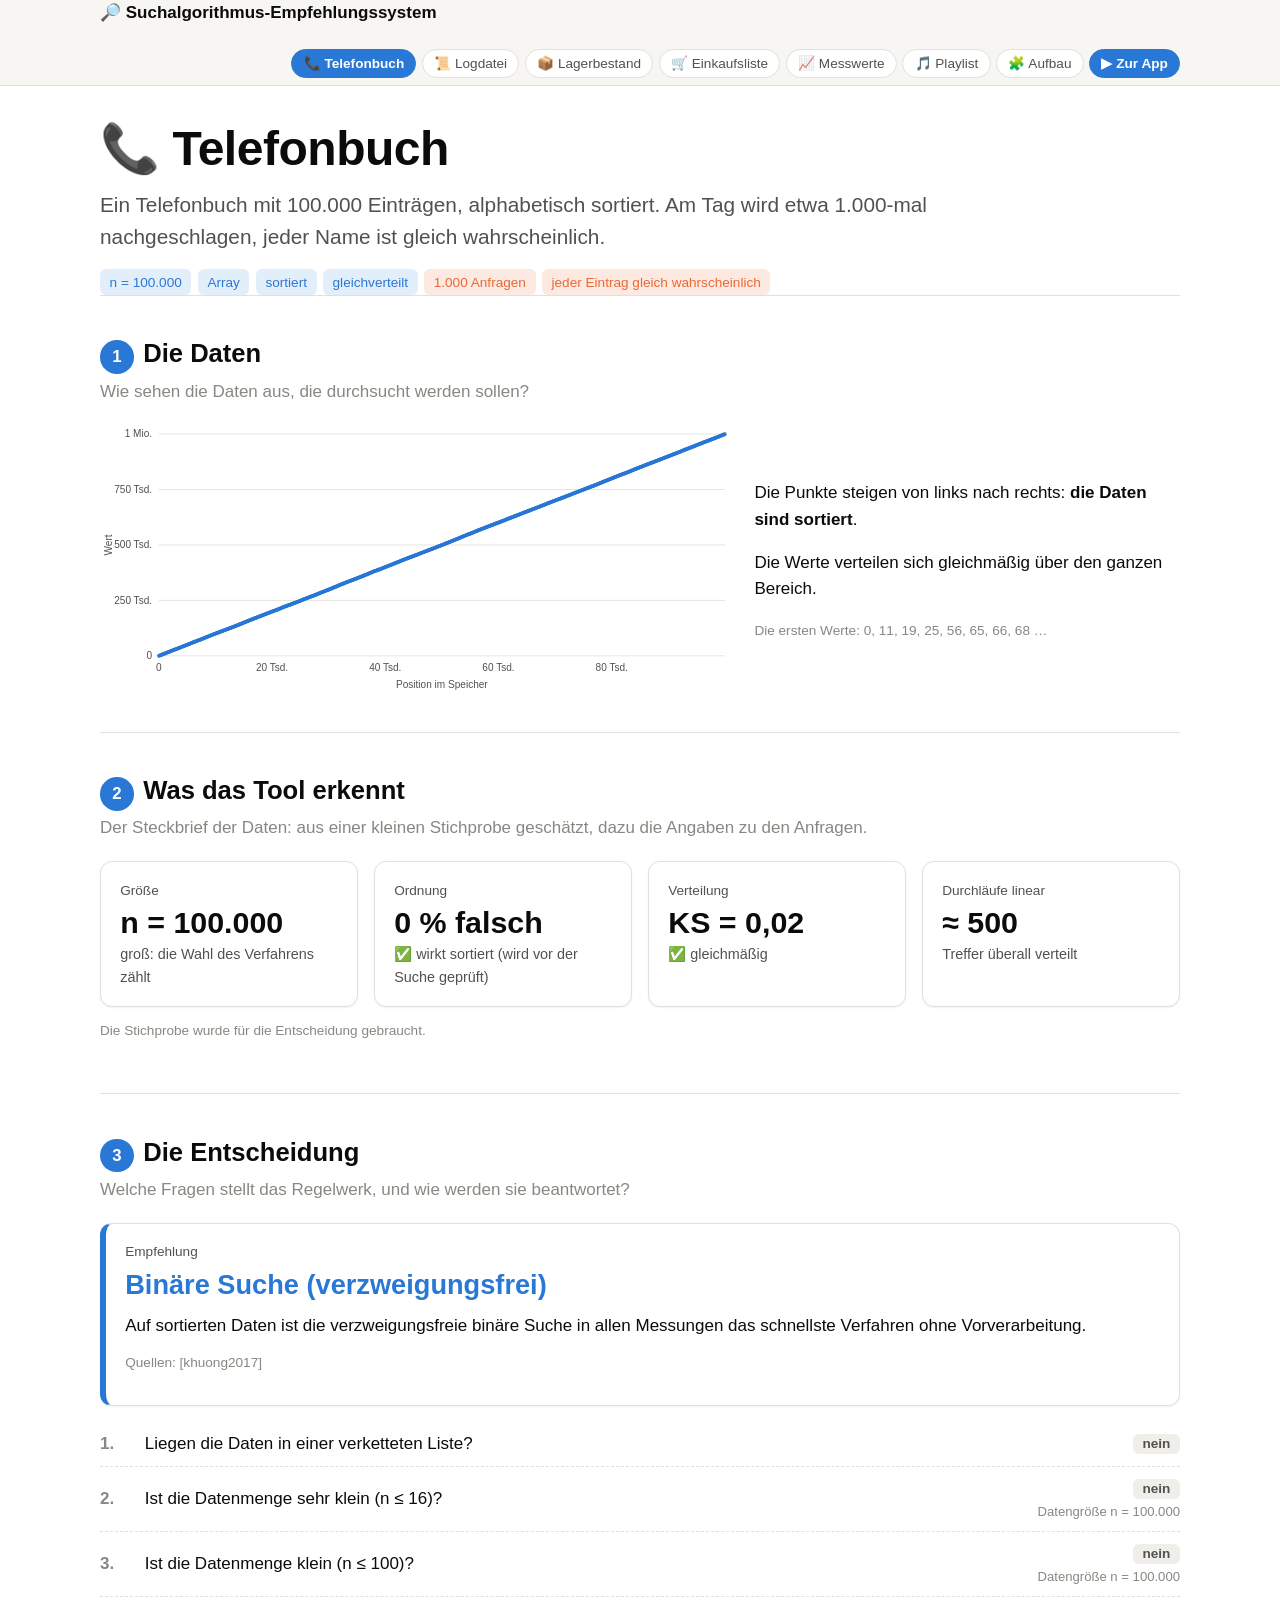
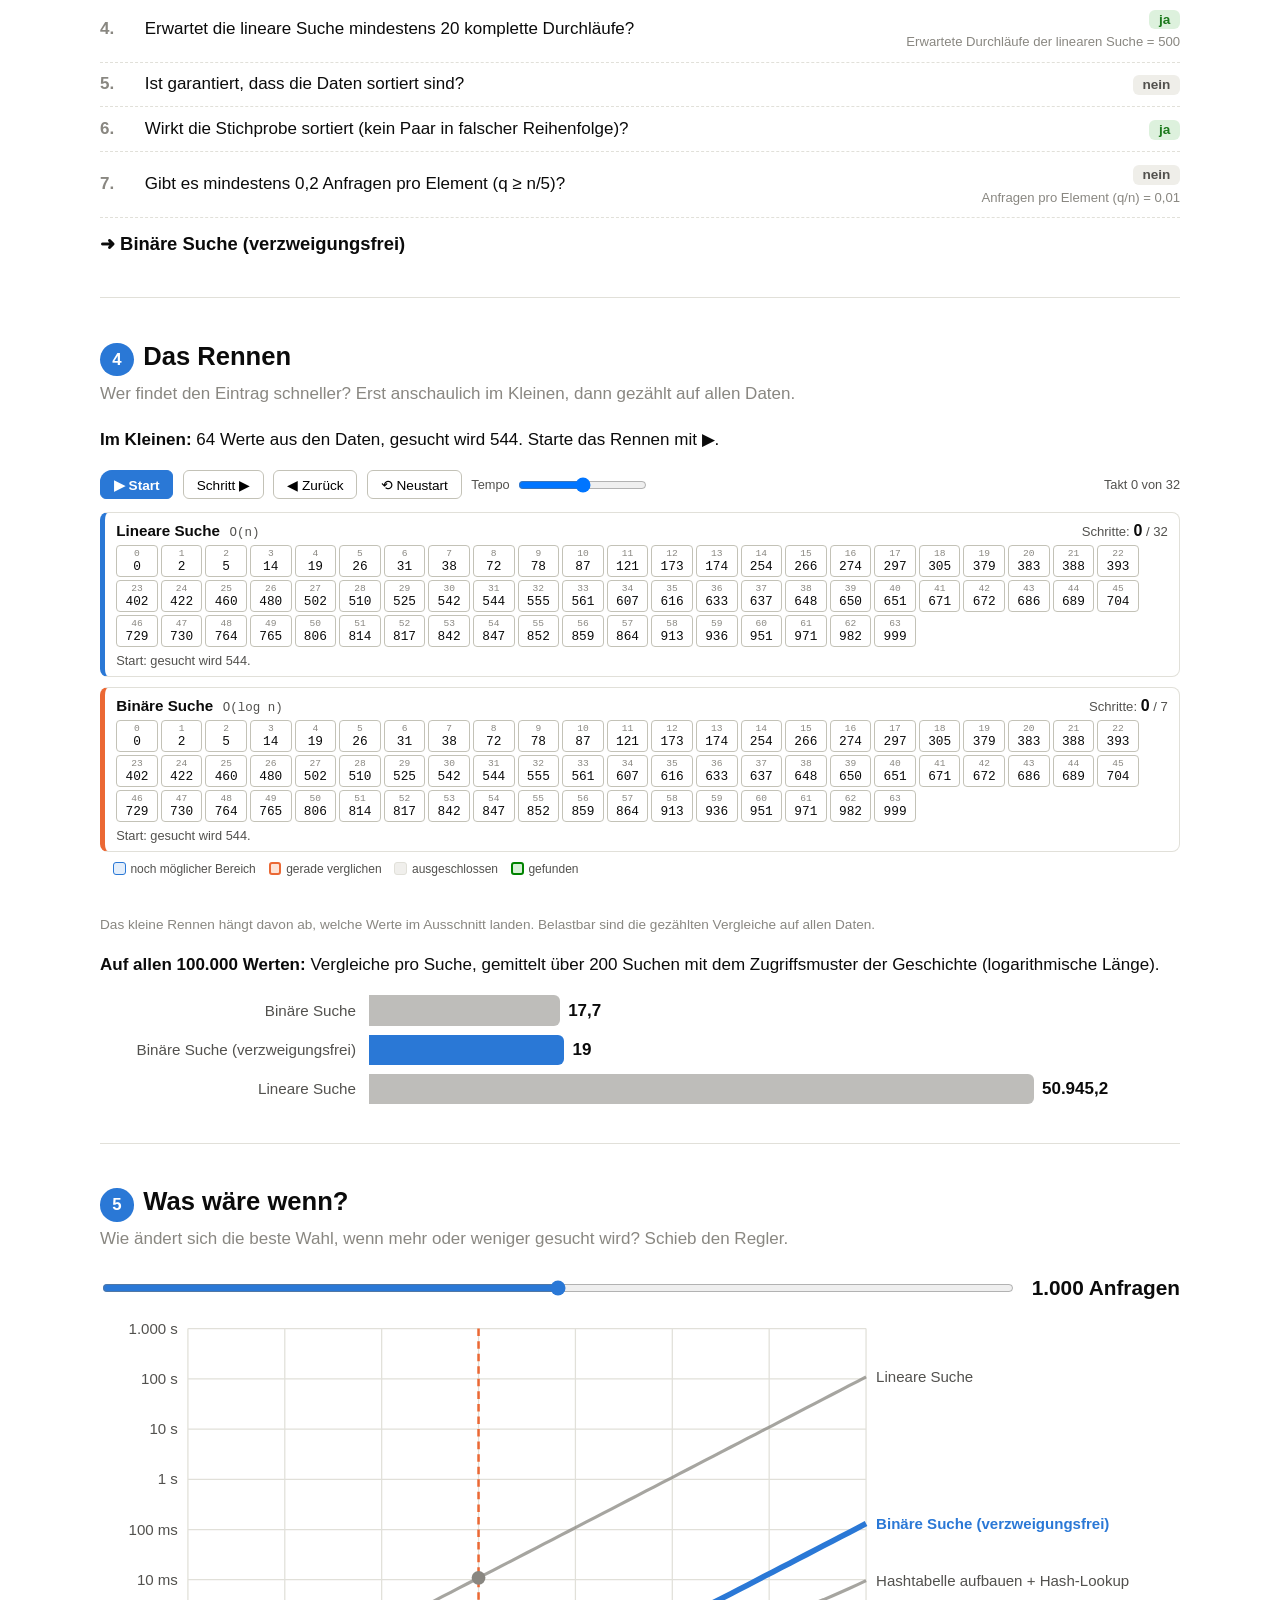
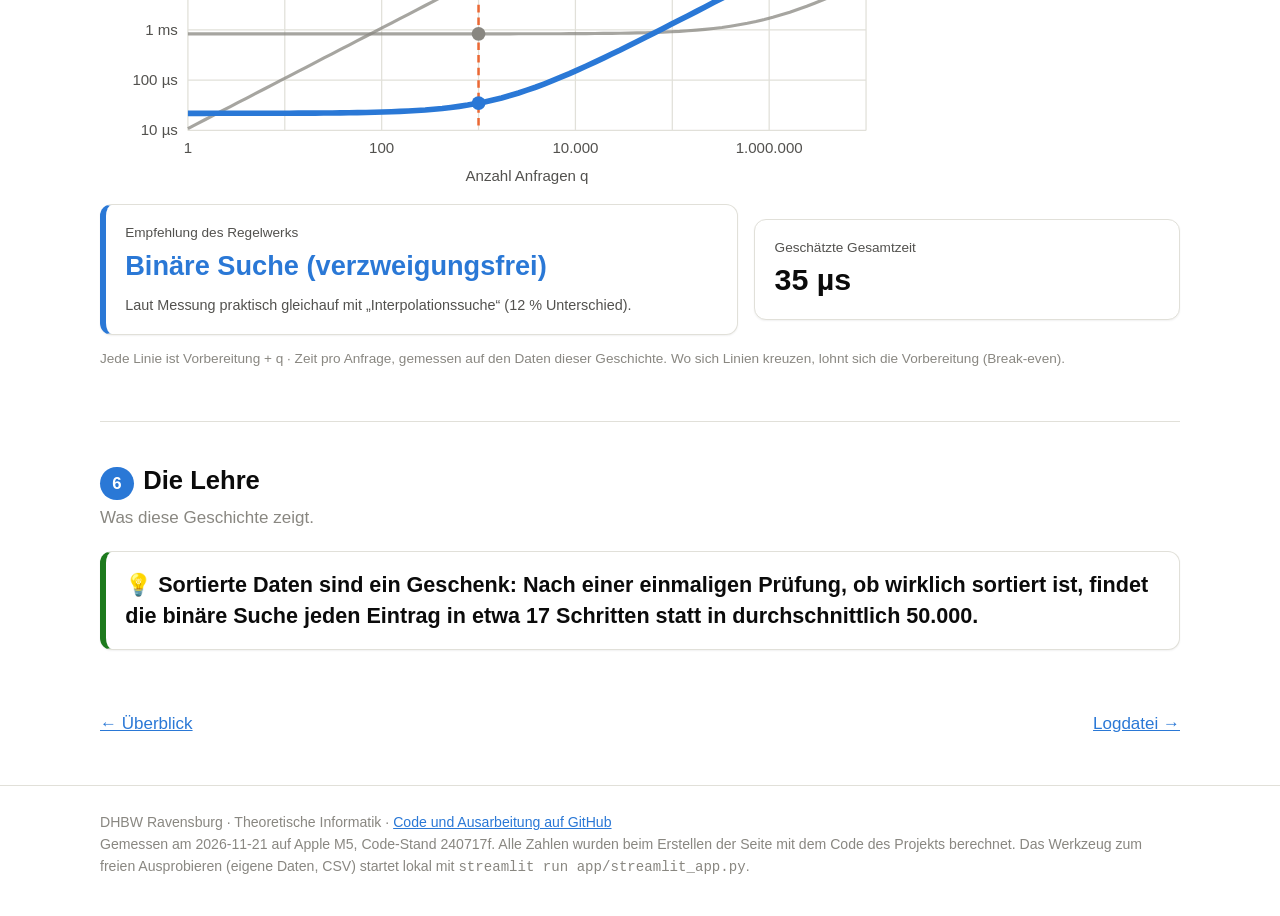
<file: site/telefonbuch.html>
<!doctype html>
<html lang="de">
<head>
<meta charset="utf-8">
<meta name="viewport" content="width=device-width, initial-scale=1">
<title>Telefonbuch · Suchalgorithmus-Empfehlungssystem</title>
<link rel="stylesheet" href="assets/style.css">
<link rel="icon" href="data:image/svg+xml,<svg xmlns='http://www.w3.org/2000/svg' viewBox='0 0 100 100'><text y='.9em' font-size='90'>🔎</text></svg>">
<script src="assets/site.js" defer></script>
</head>
<body>
<header class="topbar"><div class="wrap">
<a class="brand" href="index.html">🔎 Suchalgorithmus-Empfehlungssystem</a>
<nav class="pills"><a class="pill active" href="telefonbuch.html">📞 Telefonbuch</a><a class="pill" href="logdatei.html">📜 Logdatei</a><a class="pill" href="lager.html">📦 Lagerbestand</a><a class="pill" href="einkaufsliste.html">🛒 Einkaufsliste</a><a class="pill" href="messwerte.html">📈 Messwerte</a><a class="pill" href="playlist.html">🎵 Playlist</a><a class="pill" href="aufbau.html">🧩 Aufbau</a><a class="pill app" href="https://suchalgorithmus-empfehlungssystem.streamlit.app/">▶ Zur App</a></nav>
</div></header>
<main class="wrap">
<h1>📞 Telefonbuch</h1><p class="lead">Ein Telefonbuch mit 100.000 Einträgen, alphabetisch sortiert. Am Tag wird etwa 1.000-mal nachgeschlagen, jeder Name ist gleich wahrscheinlich.</p><div class="badges"><span class="badge">n = 100.000</span><span class="badge">Array</span><span class="badge">sortiert</span><span class="badge">gleichverteilt</span><span class="badge orange">1.000 Anfragen</span><span class="badge orange">jeder Eintrag gleich wahrscheinlich</span></div><section class="chapter"><h2><span class="chapter-no">1</span>Die Daten</h2><p class="question">Wie sehen die Daten aus, die durchsucht werden sollen?</p><div class="grid two"><div class="chart" id="chart-data"></div><div><p>Die Punkte steigen von links nach rechts: <strong>die Daten sind sortiert</strong>.</p><p>Die Werte verteilen sich gleichmäßig über den ganzen Bereich.</p><p class="small">Die ersten Werte: 0, 11, 19, 25, 56, 65, 66, 68 …</p></div></div></section><section class="chapter"><h2><span class="chapter-no">2</span>Was das Tool erkennt</h2><p class="question">Der Steckbrief der Daten: aus einer kleinen Stichprobe geschätzt, dazu die Angaben zu den Anfragen.</p><div class="grid four"><div class="card" title=""><div class="label">Größe</div><div class="value">n = 100.000</div><div class="verdict">groß: die Wahl des Verfahrens zählt</div></div><div class="card" title="Anteil der Nachbarpaare in falscher Reihenfolge, geschätzt auf einer Stichprobe."><div class="label">Ordnung</div><div class="value">0 % falsch</div><div class="verdict">✅ wirkt sortiert (wird vor der Suche geprüft)</div></div><div class="card" title="Abstand zur Gleichverteilung: 0 = ganz gleichmäßig, nahe 1 = stark schief."><div class="label">Verteilung</div><div class="value">KS = 0,02</div><div class="verdict">✅ gleichmäßig</div></div><div class="card" title="So oft müsste die lineare Suche für alle Anfragen zusammen komplett durch die Daten laufen."><div class="label">Durchläufe linear</div><div class="value">≈ 500</div><div class="verdict">Treffer überall verteilt</div></div></div><p class="small">Die Stichprobe wurde für die Entscheidung gebraucht.</p></section><section class="chapter"><h2><span class="chapter-no">3</span>Die Entscheidung</h2><p class="question">Welche Fragen stellt das Regelwerk, und wie werden sie beantwortet?</p><div class="card recommendation"><div class="label">Empfehlung</div><div class="name">Binäre Suche (verzweigungsfrei)</div><div>Auf sortierten Daten ist die verzweigungsfreie binäre Suche in allen Messungen das schnellste Verfahren ohne Vorverarbeitung.</div><p class=small>Quellen: [khuong2017]</p></div><ol class="chain"><li><span>Liegen die Daten in einer verketteten Liste?</span><span class="answer"><span class="badge no">nein</span><span class="measured"></span></span></li><li><span>Ist die Datenmenge sehr klein (n ≤ 16)?</span><span class="answer"><span class="badge no">nein</span><span class="measured">Datengröße n = 100.000</span></span></li><li><span>Ist die Datenmenge klein (n ≤ 100)?</span><span class="answer"><span class="badge no">nein</span><span class="measured">Datengröße n = 100.000</span></span></li><li><span>Erwartet die lineare Suche mindestens 20 komplette Durchläufe?</span><span class="answer"><span class="badge yes">ja</span><span class="measured">Erwartete Durchläufe der linearen Suche = 500</span></span></li><li><span>Ist garantiert, dass die Daten sortiert sind?</span><span class="answer"><span class="badge no">nein</span><span class="measured"></span></span></li><li><span>Wirkt die Stichprobe sortiert (kein Paar in falscher Reihenfolge)?</span><span class="answer"><span class="badge yes">ja</span><span class="measured"></span></span></li><li><span>Gibt es mindestens 0,2 Anfragen pro Element (q ≥ n/5)?</span><span class="answer"><span class="badge no">nein</span><span class="measured">Anfragen pro Element (q/n) = 0,01</span></span></li></ol><div class="chain-end">➜ Binäre Suche (verzweigungsfrei)</div></section><section class="chapter"><h2><span class="chapter-no">4</span>Das Rennen</h2><p class="question">Wer findet den Eintrag schneller? Erst anschaulich im Kleinen, dann gezählt auf allen Daten.</p><p><strong>Im Kleinen:</strong> 64 Werte aus den Daten, gesucht wird 544. Starte das Rennen mit ▶.</p><iframe class="race-frame" src="rennen-telefonbuch.html" height="628" title="Wettrennen"></iframe><p class="small">Das kleine Rennen hängt davon ab, welche Werte im Ausschnitt landen. Belastbar sind die gezählten Vergleiche auf allen Daten.</p><p><strong>Auf allen 100.000 Werten:</strong> Vergleiche pro Suche, gemittelt über 200 Suchen mit dem Zugriffsmuster der Geschichte (logarithmische Länge).</p><div class="bars" id="chart-counts"></div></section><section class="chapter"><h2><span class="chapter-no">5</span>Was wäre wenn?</h2><p class="question">Wie ändert sich die beste Wahl, wenn mehr oder weniger gesucht wird? Schieb den Regler.</p><div id="what-if"><div class="slider-row"><input type="range" min="0" step="1" aria-label="Anzahl Anfragen"><output></output></div><div class="chart"></div><div class="grid two" style="margin-top:1rem"><div class="card recommendation"><div class="label">Empfehlung des Regelwerks</div><div class="name" data-field="recommended"></div><div class="verdict" data-field="agreement"></div></div><div class="card"><div class="label">Geschätzte Gesamtzeit</div><div class="value" data-field="total"></div></div></div><p class="small">Jede Linie ist Vorbereitung + q · Zeit pro Anfrage, gemessen auf den Daten dieser Geschichte. Wo sich Linien kreuzen, lohnt sich die Vorbereitung (Break-even).</p></div></section><section class="chapter"><h2><span class="chapter-no">6</span>Die Lehre</h2><p class="question">Was diese Geschichte zeigt.</p><div class="card lesson">💡 Sortierte Daten sind ein Geschenk: Nach einer einmaligen Prüfung, ob wirklich sortiert ist, findet die binäre Suche jeden Eintrag in etwa 17 Schritten statt in durchschnittlich 50.000.</div></section><div class="next-story"><a href="index.html">← Überblick</a><a href="logdatei.html">Logdatei →</a></div><script type="application/json" id="story-data">{"points": [[0, 0], [66, 554], [133, 1279], [200, 1984], [266, 2478], [333, 3146], [400, 3831], [466, 4595], [533, 5353], [600, 6041], [667, 6617], [733, 7234], [800, 7935], [867, 8625], [933, 9169], [1000, 10002], [1067, 10641], [1134, 11364], [1200, 11981], [1267, 12716], [1334, 13379], [1400, 14116], [1467, 14954], [1534, 15640], [1601, 16160], [1667, 16730], [1734, 17383], [1801, 18076], [1867, 18596], [1934, 19232], [2001, 20080], [2068, 20797], [2134, 21516], [2201, 22127], [2268, 22889], [2334, 23537], [2401, 24303], [2468, 24861], [2534, 25588], [2601, 26286], [2668, 26938], [2735, 27613], [2801, 28196], [2868, 28923], [2935, 29459], [3001, 30107], [3068, 30664], [3135, 31299], [3202, 32021], [3268, 32608], [3335, 33299], [3402, 33901], [3468, 34471], [3535, 35077], [3602, 35701], [3669, 36398], [3735, 37071], [3802, 37769], [3869, 38545], [3935, 39156], [4002, 39746], [4069, 40655], [4136, 41396], [4202, 42038], [4269, 42662], [4336, 43326], [4402, 43931], [4469, 44652], [4536, 45242], [4603, 45795], [4669, 46662], [4736, 47304], [4803, 47925], [4869, 48660], [4936, 49381], [5003, 50054], [5069, 50789], [5136, 51257], [5203, 51996], [5270, 52694], [5336, 53385], [5403, 54153], [5470, 54837], [5536, 55493], [5603, 56156], [5670, 56809], [5737, 57556], [5803, 58220], [5870, 58956], [5937, 59684], [6003, 60491], [6070, 60980], [6137, 61553], [6204, 62113], [6270, 62785], [6337, 63534], [6404, 64109], [6470, 64741], [6537, 65495], [6604, 66170], [6671, 66746], [6737, 67434], [6804, 68069], [6871, 68810], [6937, 69444], [7004, 70082], [7071, 70705], [7138, 71328], [7204, 72003], [7271, 72549], [7338, 73238], [7404, 73875], [7471, 74479], [7538, 75260], [7604, 76016], [7671, 76753], [7738, 77405], [7805, 78111], [7871, 78849], [7938, 79523], [8005, 80180], [8071, 80854], [8138, 81561], [8205, 82208], [8272, 82955], [8338, 83690], [8405, 84460], [8472, 85075], [8538, 85764], [8605, 86526], [8672, 87064], [8739, 87587], [8805, 88191], [8872, 88985], [8939, 89544], [9005, 90293], [9072, 91035], [9139, 91773], [9206, 92515], [9272, 93174], [9339, 93830], [9406, 94476], [9472, 95148], [9539, 95746], [9606, 96434], [9673, 97096], [9739, 97736], [9806, 98400], [9873, 99041], [9939, 99558], [10006, 100219], [10073, 101073], [10139, 101665], [10206, 102289], [10273, 103002], [10340, 103670], [10406, 104328], [10473, 104855], [10540, 105532], [10606, 106092], [10673, 106805], [10740, 107574], [10807, 108179], [10873, 108862], [10940, 109555], [11007, 110470], [11073, 111016], [11140, 111588], [11207, 112179], [11274, 112658], [11340, 113228], [11407, 113886], [11474, 114630], [11540, 115308], [11607, 115870], [11674, 116495], [11741, 117089], [11807, 117618], [11874, 118269], [11941, 118991], [12007, 119562], [12074, 120293], [12141, 120865], [12208, 121444], [12274, 122119], [12341, 122765], [12408, 123420], [12474, 123894], [12541, 124574], [12608, 125338], [12674, 126017], [12741, 126577], [12808, 127208], [12875, 128003], [12941, 128593], [13008, 129134], [13075, 129814], [13141, 130469], [13208, 131138], [13275, 132027], [13342, 132687], [13408, 133269], [13475, 133910], [13542, 134544], [13608, 135182], [13675, 135889], [13742, 136500], [13809, 137318], [13875, 137988], [13942, 138698], [14009, 139438], [14075, 140031], [14142, 140686], [14209, 141452], [14276, 142021], [14342, 142760], [14409, 143497], [14476, 144085], [14542, 144784], [14609, 145434], [14676, 146119], [14743, 146723], [14809, 147621], [14876, 148367], [14943, 149084], [15009, 149790], [15076, 150479], [15143, 151135], [15209, 151792], [15276, 152489], [15343, 153229], [15410, 153825], [15476, 154549], [15543, 155373], [15610, 156106], [15676, 156706], [15743, 157397], [15810, 158152], [15877, 158802], [15943, 159379], [16010, 160049], [16077, 160711], [16143, 161359], [16210, 162125], [16277, 162839], [16344, 163594], [16410, 164242], [16477, 165010], [16544, 165622], [16610, 166294], [16677, 166940], [16744, 167614], [16811, 168349], [16877, 168959], [16944, 169579], [17011, 170148], [17077, 170766], [17144, 171390], [17211, 171930], [17278, 172702], [17344, 173309], [17411, 173986], [17478, 174620], [17544, 175377], [17611, 176215], [17678, 176783], [17744, 177325], [17811, 177842], [17878, 178673], [17945, 179285], [18011, 179931], [18078, 180728], [18145, 181424], [18211, 182170], [18278, 182741], [18345, 183532], [18412, 184353], [18478, 184898], [18545, 185586], [18612, 186090], [18678, 186815], [18745, 187374], [18812, 188121], [18879, 188731], [18945, 189331], [19012, 190115], [19079, 190647], [19145, 191340], [19212, 191934], [19279, 192528], [19346, 193180], [19412, 193888], [19479, 194608], [19546, 195306], [19612, 196023], [19679, 196612], [19746, 197334], [19813, 197991], [19879, 198523], [19946, 199133], [20013, 199755], [20079, 200497], [20146, 201245], [20213, 201797], [20279, 202345], [20346, 203096], [20413, 203652], [20480, 204285], [20546, 204896], [20613, 205548], [20680, 206088], [20746, 206741], [20813, 207372], [20880, 207930], [20947, 208660], [21013, 209299], [21080, 210001], [21147, 210660], [21213, 211403], [21280, 212036], [21347, 212811], [21414, 213447], [21480, 214120], [21547, 214957], [21614, 215671], [21680, 216450], [21747, 217200], [21814, 217790], [21881, 218436], [21947, 219205], [22014, 219907], [22081, 220567], [22147, 221133], [22214, 221803], [22281, 222399], [22348, 223101], [22414, 223694], [22481, 224291], [22548, 224939], [22614, 225559], [22681, 226219], [22748, 226928], [22814, 227611], [22881, 228162], [22948, 228672], [23015, 229263], [23081, 229885], [23148, 230577], [23215, 231161], [23281, 231695], [23348, 232334], [23415, 233026], [23482, 233784], [23548, 234374], [23615, 235096], [23682, 235536], [23748, 236236], [23815, 236842], [23882, 237632], [23949, 238201], [24015, 238822], [24082, 239545], [24149, 240119], [24215, 240519], [24282, 241123], [24349, 241870], [24416, 242537], [24482, 243215], [24549, 243945], [24616, 244598], [24682, 245269], [24749, 246042], [24816, 246872], [24883, 247593], [24949, 248243], [25016, 248925], [25083, 249571], [25149, 250327], [25216, 251015], [25283, 251721], [25349, 252355], [25416, 253102], [25483, 253763], [25550, 254373], [25616, 255065], [25683, 255787], [25750, 256453], [25816, 257045], [25883, 257701], [25950, 258347], [26017, 258931], [26083, 259654], [26150, 260268], [26217, 260884], [26283, 261563], [26350, 262313], [26417, 263013], [26484, 263577], [26550, 264150], [26617, 264838], [26684, 265606], [26750, 266189], [26817, 266871], [26884, 267536], [26951, 268219], [27017, 268739], [27084, 269280], [27151, 269999], [27217, 270630], [27284, 271261], [27351, 271850], [27418, 272557], [27484, 273249], [27551, 273821], [27618, 274562], [27684, 275200], [27751, 275931], [27818, 276730], [27884, 277330], [27951, 278030], [28018, 278758], [28085, 279326], [28151, 280188], [28218, 280818], [28285, 281570], [28351, 282235], [28418, 282913], [28485, 283602], [28552, 284325], [28618, 284889], [28685, 285642], [28752, 286352], [28818, 287065], [28885, 287814], [28952, 288364], [29019, 289054], [29085, 289655], [29152, 290424], [29219, 291191], [29285, 291755], [29352, 292421], [29419, 293110], [29486, 293749], [29552, 294382], [29619, 294926], [29686, 295530], [29752, 296173], [29819, 296943], [29886, 297518], [29953, 298224], [30019, 298847], [30086, 299491], [30153, 300215], [30219, 300874], [30286, 301600], [30353, 302262], [30419, 302853], [30486, 303607], [30553, 304489], [30620, 305230], [30686, 305995], [30753, 306845], [30820, 307541], [30886, 308243], [30953, 308959], [31020, 309623], [31087, 310217], [31153, 310818], [31220, 311346], [31287, 312039], [31353, 312801], [31420, 313698], [31487, 314372], [31554, 315003], [31620, 315632], [31687, 316425], [31754, 317303], [31820, 318050], [31887, 318690], [31954, 319446], [32021, 320226], [32087, 320995], [32154, 321580], [32221, 322319], [32287, 322953], [32354, 323577], [32421, 324176], [32488, 324856], [32554, 325571], [32621, 326314], [32688, 326998], [32754, 327655], [32821, 328376], [32888, 328987], [32954, 329694], [33021, 330446], [33088, 331136], [33155, 331731], [33221, 332412], [33288, 333105], [33355, 333731], [33421, 334417], [33488, 335090], [33555, 335702], [33622, 336362], [33688, 336908], [33755, 337545], [33822, 338261], [33888, 338888], [33955, 339536], [34022, 340063], [34089, 340924], [34155, 341568], [34222, 342231], [34289, 342823], [34355, 343510], [34422, 344223], [34489, 344856], [34556, 345448], [34622, 346138], [34689, 346826], [34756, 347410], [34822, 348062], [34889, 348750], [34956, 349494], [35022, 350225], [35089, 350818], [35156, 351398], [35223, 352130], [35289, 352817], [35356, 353520], [35423, 354219], [35489, 354761], [35556, 355438], [35623, 355961], [35690, 356532], [35756, 357220], [35823, 357867], [35890, 358538], [35956, 359200], [36023, 360025], [36090, 360678], [36157, 361298], [36223, 362023], [36290, 362643], [36357, 363596], [36423, 364253], [36490, 364889], [36557, 365561], [36624, 366189], [36690, 366829], [36757, 367573], [36824, 368246], [36890, 368971], [36957, 369641], [37024, 370428], [37091, 371242], [37157, 371961], [37224, 372784], [37291, 373456], [37357, 374059], [37424, 374832], [37491, 375546], [37557, 376231], [37624, 376913], [37691, 377539], [37758, 378349], [37824, 379038], [37891, 379754], [37958, 380621], [38024, 381248], [38091, 381800], [38158, 382356], [38225, 382997], [38291, 383635], [38358, 384304], [38425, 384836], [38491, 385532], [38558, 386183], [38625, 386796], [38692, 387375], [38758, 388016], [38825, 388610], [38892, 389225], [38958, 389845], [39025, 390553], [39092, 391219], [39159, 392009], [39225, 392601], [39292, 393163], [39359, 393741], [39425, 394349], [39492, 395009], [39559, 395725], [39626, 396402], [39692, 397048], [39759, 397766], [39826, 398600], [39892, 399489], [39959, 400006], [40026, 400568], [40092, 401294], [40159, 401921], [40226, 402684], [40293, 403273], [40359, 403882], [40426, 404585], [40493, 405285], [40559, 405896], [40626, 406615], [40693, 407237], [40760, 407902], [40826, 408418], [40893, 409177], [40960, 409791], [41026, 410471], [41093, 411179], [41160, 411773], [41227, 412477], [41293, 413118], [41360, 413954], [41427, 414689], [41493, 415374], [41560, 416083], [41627, 416784], [41694, 417407], [41760, 418099], [41827, 418809], [41894, 419334], [41960, 420026], [42027, 420744], [42094, 421376], [42161, 422115], [42227, 422875], [42294, 423384], [42361, 424078], [42427, 424906], [42494, 425489], [42561, 426153], [42627, 427005], [42694, 427832], [42761, 428539], [42828, 429245], [42894, 429980], [42961, 430546], [43028, 431183], [43094, 431792], [43161, 432602], [43228, 433145], [43295, 433868], [43361, 434564], [43428, 435209], [43495, 435959], [43561, 436495], [43628, 437055], [43695, 437864], [43762, 438463], [43828, 439162], [43895, 439760], [43962, 440423], [44028, 441083], [44095, 441877], [44162, 442465], [44229, 443087], [44295, 443649], [44362, 444326], [44429, 444953], [44495, 445593], [44562, 446138], [44629, 446788], [44696, 447567], [44762, 448076], [44829, 448679], [44896, 449306], [44962, 450003], [45029, 450585], [45096, 451295], [45162, 452032], [45229, 452715], [45296, 453307], [45363, 454018], [45429, 454710], [45496, 455244], [45563, 455777], [45629, 456414], [45696, 457051], [45763, 457825], [45830, 458672], [45896, 459302], [45963, 459953], [46030, 460671], [46096, 461254], [46163, 462034], [46230, 462654], [46297, 463223], [46363, 463897], [46430, 464667], [46497, 465415], [46563, 465931], [46630, 466570], [46697, 467190], [46764, 467956], [46830, 468612], [46897, 469233], [46964, 469799], [47030, 470421], [47097, 471066], [47164, 471741], [47231, 472409], [47297, 473059], [47364, 473629], [47431, 474360], [47497, 474954], [47564, 475708], [47631, 476315], [47697, 477006], [47764, 477589], [47831, 478182], [47898, 478832], [47964, 479451], [48031, 480045], [48098, 480714], [48164, 481367], [48231, 482070], [48298, 482673], [48365, 483286], [48431, 483968], [48498, 484634], [48565, 485219], [48631, 485844], [48698, 486508], [48765, 487164], [48832, 487943], [48898, 488621], [48965, 489300], [49032, 490019], [49098, 490776], [49165, 491361], [49232, 491963], [49299, 492738], [49365, 493410], [49432, 494007], [49499, 494696], [49565, 495374], [49632, 495920], [49699, 496521], [49766, 497264], [49832, 497926], [49899, 498567], [49966, 499237], [50032, 499788], [50099, 500554], [50166, 501230], [50232, 501985], [50299, 502697], [50366, 503263], [50433, 503955], [50499, 504804], [50566, 505655], [50633, 506305], [50699, 506978], [50766, 507527], [50833, 508273], [50900, 508843], [50966, 509596], [51033, 510210], [51100, 510911], [51166, 511617], [51233, 512286], [51300, 512908], [51367, 513533], [51433, 514213], [51500, 514965], [51567, 515625], [51633, 516268], [51700, 516894], [51767, 517761], [51834, 518440], [51900, 519117], [51967, 519829], [52034, 520701], [52100, 521253], [52167, 521946], [52234, 522603], [52301, 523312], [52367, 523893], [52434, 524608], [52501, 525297], [52567, 525981], [52634, 526576], [52701, 527294], [52767, 527850], [52834, 528641], [52901, 529384], [52968, 530096], [53034, 530949], [53101, 531556], [53168, 532200], [53234, 532982], [53301, 533632], [53368, 534413], [53435, 535187], [53501, 536023], [53568, 536709], [53635, 537401], [53701, 538169], [53768, 538858], [53835, 539613], [53902, 540289], [53968, 540978], [54035, 541565], [54102, 542278], [54168, 542978], [54235, 543643], [54302, 544356], [54369, 545012], [54435, 545688], [54502, 546351], [54569, 547201], [54635, 547841], [54702, 548500], [54769, 549042], [54836, 549671], [54902, 550279], [54969, 550927], [55036, 551416], [55102, 552066], [55169, 552785], [55236, 553642], [55302, 554238], [55369, 554933], [55436, 555522], [55503, 556245], [55569, 557037], [55636, 557759], [55703, 558373], [55769, 559157], [55836, 559895], [55903, 560588], [55970, 561505], [56036, 562054], [56103, 562626], [56170, 563260], [56236, 563941], [56303, 564598], [56370, 565391], [56437, 566279], [56503, 566883], [56570, 567647], [56637, 568312], [56703, 568983], [56770, 569632], [56837, 570292], [56904, 570915], [56970, 571525], [57037, 572137], [57104, 572799], [57170, 573481], [57237, 574052], [57304, 574791], [57371, 575419], [57437, 576133], [57504, 576831], [57571, 577605], [57637, 578261], [57704, 578872], [57771, 579544], [57837, 580178], [57904, 580939], [57971, 581584], [58038, 582115], [58104, 582795], [58171, 583414], [58238, 583961], [58304, 584577], [58371, 585235], [58438, 585974], [58505, 586726], [58571, 587366], [58638, 587860], [58705, 588600], [58771, 589238], [58838, 589839], [58905, 590428], [58972, 591081], [59038, 591755], [59105, 592552], [59172, 593273], [59238, 593833], [59305, 594530], [59372, 595015], [59439, 595792], [59505, 596316], [59572, 597077], [59639, 597755], [59705, 598411], [59772, 598967], [59839, 599512], [59906, 600167], [59972, 600833], [60039, 601544], [60106, 602275], [60172, 602837], [60239, 603607], [60306, 604243], [60372, 604890], [60439, 605624], [60506, 606205], [60573, 606888], [60639, 607549], [60706, 608207], [60773, 608890], [60839, 609490], [60906, 610021], [60973, 610589], [61040, 611250], [61106, 612011], [61173, 612579], [61240, 613511], [61306, 614231], [61373, 614787], [61440, 615523], [61507, 616313], [61573, 616932], [61640, 617662], [61707, 618366], [61773, 619034], [61840, 619688], [61907, 620267], [61974, 621007], [62040, 621559], [62107, 622251], [62174, 622820], [62240, 623342], [62307, 624059], [62374, 624631], [62441, 625292], [62507, 625969], [62574, 626638], [62641, 627395], [62707, 628049], [62774, 628834], [62841, 629577], [62907, 630209], [62974, 630856], [63041, 631488], [63108, 632053], [63174, 632658], [63241, 633328], [63308, 634158], [63374, 634674], [63441, 635295], [63508, 635832], [63575, 636561], [63641, 637389], [63708, 638029], [63775, 638668], [63841, 639324], [63908, 640099], [63975, 640718], [64042, 641444], [64108, 642156], [64175, 642924], [64242, 643690], [64308, 644473], [64375, 645051], [64442, 645669], [64509, 646283], [64575, 646827], [64642, 647543], [64709, 648144], [64775, 648800], [64842, 649313], [64909, 650027], [64976, 650725], [65042, 651287], [65109, 651990], [65176, 652635], [65242, 653264], [65309, 653914], [65376, 654412], [65442, 655052], [65509, 655625], [65576, 656200], [65643, 656921], [65709, 657744], [65776, 658496], [65843, 659232], [65909, 659874], [65976, 660460], [66043, 661126], [66110, 661643], [66176, 662255], [66243, 662858], [66310, 663548], [66376, 664277], [66443, 664855], [66510, 665615], [66577, 666298], [66643, 666898], [66710, 667605], [66777, 668308], [66843, 669015], [66910, 669729], [66977, 670309], [67044, 670886], [67110, 671453], [67177, 672298], [67244, 673091], [67310, 673674], [67377, 674216], [67444, 674823], [67510, 675503], [67577, 676214], [67644, 676894], [67711, 677474], [67777, 678253], [67844, 679043], [67911, 679669], [67977, 680320], [68044, 680930], [68111, 681677], [68178, 682251], [68244, 682925], [68311, 683671], [68378, 684298], [68444, 685157], [68511, 685819], [68578, 686566], [68645, 687236], [68711, 687977], [68778, 688528], [68845, 689071], [68911, 689743], [68978, 690480], [69045, 691119], [69112, 691746], [69178, 692374], [69245, 693050], [69312, 693773], [69378, 694471], [69445, 695080], [69512, 695854], [69579, 696554], [69645, 697198], [69712, 697932], [69779, 698548], [69845, 699112], [69912, 699677], [69979, 700359], [70045, 700988], [70112, 701662], [70179, 702250], [70246, 702918], [70312, 703493], [70379, 704253], [70446, 704901], [70512, 705457], [70579, 706091], [70646, 706685], [70713, 707304], [70779, 708071], [70846, 708652], [70913, 709224], [70979, 709969], [71046, 710431], [71113, 711104], [71180, 711652], [71246, 712372], [71313, 713018], [71380, 713668], [71446, 714326], [71513, 715162], [71580, 715884], [71647, 716465], [71713, 717151], [71780, 717906], [71847, 718588], [71913, 719366], [71980, 720032], [72047, 720620], [72114, 721211], [72180, 721849], [72247, 722404], [72314, 722948], [72380, 723521], [72447, 724275], [72514, 724887], [72580, 725522], [72647, 726297], [72714, 726889], [72781, 727440], [72847, 728116], [72914, 728799], [72981, 729527], [73047, 730212], [73114, 731209], [73181, 732039], [73248, 732688], [73314, 733199], [73381, 733898], [73448, 734522], [73514, 735180], [73581, 735705], [73648, 736366], [73715, 737147], [73781, 737720], [73848, 738404], [73915, 738969], [73981, 739627], [74048, 740270], [74115, 740873], [74182, 741503], [74248, 742135], [74315, 742736], [74382, 743368], [74448, 744040], [74515, 744766], [74582, 745485], [74649, 746132], [74715, 746753], [74782, 747411], [74849, 748073], [74915, 748786], [74982, 749404], [75049, 750177], [75115, 750920], [75182, 751498], [75249, 752277], [75316, 752774], [75382, 753495], [75449, 754154], [75516, 754907], [75582, 755530], [75649, 756072], [75716, 756690], [75783, 757286], [75849, 757963], [75916, 758705], [75983, 759420], [76049, 760068], [76116, 760752], [76183, 761457], [76250, 762241], [76316, 762792], [76383, 763411], [76450, 763947], [76516, 764458], [76583, 765090], [76650, 765659], [76717, 766342], [76783, 766872], [76850, 767528], [76917, 768303], [76983, 769070], [77050, 769834], [77117, 770508], [77184, 771149], [77250, 771677], [77317, 772484], [77384, 773131], [77450, 773740], [77517, 774655], [77584, 775355], [77650, 776023], [77717, 776761], [77784, 777374], [77851, 777995], [77917, 778754], [77984, 779427], [78051, 780049], [78117, 780766], [78184, 781542], [78251, 782052], [78318, 782860], [78384, 783520], [78451, 784243], [78518, 785020], [78584, 785742], [78651, 786540], [78718, 787230], [78785, 787822], [78851, 788534], [78918, 789155], [78985, 789780], [79051, 790445], [79118, 791052], [79185, 791667], [79252, 792384], [79318, 793268], [79385, 793901], [79452, 794382], [79518, 795088], [79585, 795921], [79652, 796589], [79719, 797266], [79785, 797846], [79852, 798469], [79919, 799265], [79985, 800085], [80052, 800814], [80119, 801542], [80185, 802015], [80252, 802677], [80319, 803342], [80386, 804115], [80452, 804677], [80519, 805463], [80586, 806124], [80652, 806754], [80719, 807558], [80786, 808328], [80853, 809071], [80919, 809734], [80986, 810362], [81053, 810959], [81119, 811677], [81186, 812357], [81253, 812986], [81320, 813644], [81386, 814334], [81453, 814936], [81520, 815632], [81586, 816358], [81653, 816955], [81720, 817753], [81787, 818318], [81853, 818997], [81920, 819577], [81987, 820101], [82053, 820670], [82120, 821231], [82187, 822006], [82254, 822654], [82320, 823295], [82387, 823870], [82454, 824528], [82520, 825058], [82587, 825652], [82654, 826399], [82720, 827171], [82787, 827872], [82854, 828617], [82921, 829290], [82987, 829942], [83054, 830512], [83121, 831241], [83187, 831952], [83254, 832694], [83321, 833400], [83388, 834018], [83454, 834699], [83521, 835439], [83588, 836146], [83654, 836946], [83721, 837723], [83788, 838476], [83855, 839212], [83921, 839878], [83988, 840510], [84055, 841161], [84121, 841735], [84188, 842506], [84255, 843213], [84322, 843874], [84388, 844536], [84455, 845127], [84522, 845791], [84588, 846499], [84655, 846929], [84722, 847662], [84789, 848446], [84855, 849125], [84922, 849852], [84989, 850637], [85055, 851212], [85122, 851771], [85189, 852323], [85255, 852908], [85322, 853506], [85389, 854259], [85456, 854982], [85522, 855756], [85589, 856511], [85656, 857185], [85722, 857896], [85789, 858706], [85856, 859425], [85923, 860059], [85989, 860591], [86056, 861238], [86123, 861883], [86189, 862567], [86256, 863247], [86323, 863809], [86390, 864505], [86456, 865119], [86523, 865716], [86590, 866357], [86656, 867006], [86723, 867622], [86790, 868350], [86857, 868952], [86923, 869553], [86990, 870223], [87057, 870868], [87123, 871599], [87190, 872156], [87257, 872819], [87324, 873497], [87390, 874044], [87457, 874699], [87524, 875265], [87590, 875968], [87657, 876678], [87724, 877380], [87790, 878017], [87857, 878792], [87924, 879511], [87991, 880145], [88057, 880748], [88124, 881434], [88191, 882050], [88257, 882775], [88324, 883463], [88391, 884109], [88458, 884762], [88524, 885393], [88591, 886119], [88658, 886932], [88724, 887457], [88791, 888131], [88858, 888768], [88925, 889407], [88991, 889946], [89058, 890628], [89125, 891404], [89191, 892062], [89258, 892658], [89325, 893360], [89392, 893932], [89458, 894607], [89525, 895387], [89592, 895926], [89658, 896569], [89725, 897270], [89792, 897952], [89859, 898624], [89925, 899216], [89992, 899858], [90059, 900488], [90125, 901240], [90192, 901844], [90259, 902466], [90325, 903195], [90392, 903823], [90459, 904496], [90526, 905204], [90592, 905828], [90659, 906438], [90726, 907265], [90792, 907955], [90859, 908520], [90926, 909225], [90993, 909852], [91059, 910514], [91126, 911069], [91193, 911780], [91259, 912534], [91326, 913101], [91393, 913689], [91460, 914261], [91526, 915071], [91593, 915681], [91660, 916454], [91726, 917015], [91793, 917704], [91860, 918458], [91927, 919108], [91993, 919824], [92060, 920403], [92127, 921190], [92193, 921923], [92260, 922527], [92327, 923322], [92394, 923986], [92460, 924721], [92527, 925444], [92594, 926140], [92660, 926695], [92727, 927497], [92794, 928100], [92860, 928764], [92927, 929543], [92994, 930209], [93061, 930885], [93127, 931514], [93194, 932211], [93261, 932941], [93327, 933598], [93394, 934231], [93461, 934915], [93528, 935522], [93594, 936175], [93661, 936790], [93728, 937503], [93794, 938098], [93861, 938609], [93928, 939420], [93995, 940261], [94061, 940872], [94128, 941402], [94195, 942009], [94261, 942563], [94328, 943371], [94395, 944075], [94462, 944750], [94528, 945517], [94595, 946267], [94662, 947106], [94728, 947670], [94795, 948312], [94862, 948942], [94929, 949626], [94995, 950268], [95062, 950793], [95129, 951430], [95195, 952072], [95262, 952905], [95329, 953643], [95395, 954143], [95462, 954785], [95529, 955428], [95596, 955981], [95662, 956536], [95729, 957328], [95796, 957985], [95862, 958777], [95929, 959384], [95996, 960040], [96063, 960722], [96129, 961484], [96196, 962283], [96263, 963015], [96329, 963660], [96396, 964256], [96463, 964885], [96530, 965416], [96596, 966008], [96663, 966673], [96730, 967381], [96796, 967989], [96863, 968606], [96930, 969225], [96997, 969962], [97063, 970645], [97130, 971266], [97197, 971959], [97263, 972457], [97330, 973194], [97397, 973888], [97464, 974627], [97530, 975290], [97597, 975953], [97664, 976572], [97730, 977085], [97797, 977887], [97864, 978543], [97930, 979204], [97997, 979724], [98064, 980480], [98131, 981232], [98197, 981950], [98264, 982622], [98331, 983331], [98397, 983999], [98464, 984628], [98531, 985460], [98598, 986030], [98664, 986580], [98731, 987064], [98798, 987662], [98864, 988374], [98931, 988990], [98998, 989787], [99065, 990492], [99131, 991070], [99198, 991708], [99265, 992390], [99331, 993193], [99398, 994007], [99465, 994684], [99532, 995286], [99598, 996024], [99665, 996678], [99732, 997337], [99798, 997922], [99865, 998671], [99932, 999359], [99999, 1000000]], "counts": [{"name": "Lineare Suche", "value": 50945.205, "recommended": false}, {"name": "Binäre Suche", "value": 17.67, "recommended": false}, {"name": "Binäre Suche (verzweigungsfrei)", "value": 19.0, "recommended": true}], "what_if": {"steps": [1, 3, 10, 30, 100, 300, 1000, 3000, 10000, 30000, 100000, 1000000, 10000000], "default_q": 1000, "decisions": {"1": {"recommended": "Lineare Suche", "total_ns": 10896.458, "agreement": "✅ Laut Messung ist das auch die schnellste Strategie."}, "3": {"recommended": "Binäre Suche (verzweigungsfrei)", "total_ns": 21956.249, "agreement": "Laut Messung praktisch gleichauf mit „Interpolationssuche“ (1 % Unterschied)."}, "10": {"recommended": "Binäre Suche (verzweigungsfrei)", "total_ns": 22047.83, "agreement": "Laut Messung praktisch gleichauf mit „Interpolationssuche“ (1 % Unterschied)."}, "30": {"recommended": "Binäre Suche (verzweigungsfrei)", "total_ns": 22309.49, "agreement": "Laut Messung praktisch gleichauf mit „Interpolationssuche“ (1 % Unterschied)."}, "100": {"recommended": "Binäre Suche (verzweigungsfrei)", "total_ns": 23225.3, "agreement": "Laut Messung praktisch gleichauf mit „Interpolationssuche“ (2 % Unterschied)."}, "300": {"recommended": "Binäre Suche (verzweigungsfrei)", "total_ns": 25841.9, "agreement": "Laut Messung praktisch gleichauf mit „Interpolationssuche“ (5 % Unterschied)."}, "1000": {"recommended": "Binäre Suche (verzweigungsfrei)", "total_ns": 35000.0, "agreement": "Laut Messung praktisch gleichauf mit „Interpolationssuche“ (12 % Unterschied)."}, "3000": {"recommended": "Binäre Suche (verzweigungsfrei)", "total_ns": 61166.0, "agreement": "⚠️ Laut Messung wäre „Interpolationssuche“ 1,2-mal so schnell."}, "10000": {"recommended": "Binäre Suche (verzweigungsfrei)", "total_ns": 152747.0, "agreement": "⚠️ Laut Messung wäre „Interpolationssuche“ 1,3-mal so schnell."}, "30000": {"recommended": "Hashtabelle aufbauen + Hash-Lookup", "total_ns": 863292.0, "agreement": "⚠️ Laut Messung wäre „Interpolationssuche“ 2,8-mal so schnell."}, "100000": {"recommended": "Hashtabelle aufbauen + Hash-Lookup", "total_ns": 924542.0, "agreement": "✅ Laut Messung ist das auch die schnellste Strategie."}, "1000000": {"recommended": "Hashtabelle aufbauen + Hash-Lookup", "total_ns": 1712042.0, "agreement": "✅ Laut Messung ist das auch die schnellste Strategie."}, "10000000": {"recommended": "Hashtabelle aufbauen + Hash-Lookup", "total_ns": 9587042.0, "agreement": "✅ Laut Messung ist das auch die schnellste Strategie."}}, "curves": [{"name": "Binäre Suche (verzweigungsfrei)", "prep": 21917, "query": 13.083}, {"name": "Lineare Suche", "prep": 0, "query": 10896.458}, {"name": "Hashtabelle aufbauen + Hash-Lookup", "prep": 837042, "query": 0.875}]}}</script>
</main>
<footer><div class="wrap">
DHBW Ravensburg · Theoretische Informatik · <a href="https://github.com/MarlonM05/Suchalgorithmus-Empfehlungssystem">Code und Ausarbeitung auf GitHub</a><br>
Gemessen am 2026-11-21 auf Apple M5, Code-Stand 240717f. Alle Zahlen wurden beim Erstellen der Seite mit dem Code des Projekts berechnet.
Das Werkzeug zum freien Ausprobieren (eigene Daten, CSV) startet lokal mit <code>streamlit run app/streamlit_app.py</code>.
</div></footer>
</body>
</html>
</file>
<file: site/assets/style.css>
/* Style of the static presentation website (presentation/build_site.py).
   Colours follow the palette of the app and the figures: blue = chosen /
   recommended, grey = alternatives, orange = the chosen number of queries. */

:root {
  color-scheme: light;
  --bg: #ffffff;
  --surface: #f7f6f2;
  --card: #ffffff;
  --ink: #0b0b0b;
  --ink-2: #52514e;
  --muted: #898781;
  --line: #e1e0d9;
  --blue: #2a78d6;
  --blue-soft: #e3eefb;
  --orange: #eb6834;
  --green: #1d7a1d;
  --green-soft: #ddf1dd;
  --grey-soft: #efeee9;
  --shadow: 0 1px 2px rgba(0, 0, 0, 0.06);
}
@media (prefers-color-scheme: dark) {
  :root:not([data-theme="light"]) {
    color-scheme: dark;
    --bg: #141414;
    --surface: #1c1c1b;
    --card: #232322;
    --ink: #f4f3ef;
    --ink-2: #c3c2b7;
    --muted: #898781;
    --line: #383835;
    --blue: #5598e7;
    --blue-soft: #1d2f45;
    --orange: #ef7d4f;
    --green: #5cc15c;
    --green-soft: #1f3a1f;
    --grey-soft: #2c2c2a;
    --shadow: none;
  }
}

* { box-sizing: border-box; }
html { scroll-behavior: smooth; }
body {
  margin: 0;
  background: var(--bg);
  color: var(--ink);
  font-family: -apple-system, BlinkMacSystemFont, "Segoe UI", Helvetica, Arial, sans-serif;
  font-size: 17px;
  line-height: 1.55;
}
a { color: var(--blue); }
.wrap { max-width: 1120px; margin: 0 auto; padding: 0 1.25rem; }

/* --- Header and navigation --------------------------------------------- */
.topbar { border-bottom: 1px solid var(--line); background: var(--surface); position: sticky; top: 0; z-index: 10; }
.topbar .wrap { display: flex; align-items: center; gap: 1rem; min-height: 3.2rem; flex-wrap: wrap; }
.brand { font-weight: 700; text-decoration: none; color: var(--ink); white-space: nowrap; }
.pills { display: flex; flex-wrap: wrap; gap: 0.35rem; margin-left: auto; padding: 0.4rem 0; }
.pill { font-size: 0.85rem; padding: 0.2rem 0.7rem; border: 1px solid var(--line); border-radius: 999px; text-decoration: none; color: var(--ink-2); background: var(--card); white-space: nowrap; }
.pill.active { background: var(--blue); border-color: var(--blue); color: #fff; font-weight: 600; }

/* --- Typography ----------------------------------------------------------- */
h1 { font-size: clamp(2rem, 4.5vw, 3rem); line-height: 1.15; margin: 2.2rem 0 0.8rem; letter-spacing: -0.01em; }
h2 { font-size: 1.6rem; margin: 0 0 0.3rem; }
h3 { font-size: 1.15rem; margin: 0 0 0.4rem; }
.lead { font-size: 1.3rem; color: var(--ink-2); margin: 0 0 1rem; max-width: 52rem; }
.question { color: var(--muted); margin: 0 0 1.2rem; }
.small { font-size: 0.85rem; color: var(--muted); }
section.chapter { padding: 2.4rem 0; border-top: 1px solid var(--line); }
.chapter-no { display: inline-block; min-width: 2.1rem; height: 2.1rem; line-height: 2.1rem; text-align: center; border-radius: 50%; background: var(--blue); color: #fff; font-weight: 700; margin-right: 0.6rem; font-size: 1.05rem; }

/* --- Building blocks ------------------------------------------------------ */
.grid { display: grid; gap: 1rem; }
.grid.two { grid-template-columns: 3fr 2fr; align-items: center; }
.grid.three { grid-template-columns: repeat(3, 1fr); }
.grid.four { grid-template-columns: repeat(4, 1fr); }
@media (max-width: 820px) { .grid.two, .grid.three, .grid.four { grid-template-columns: 1fr; } }
.card { background: var(--card); border: 1px solid var(--line); border-radius: 12px; padding: 1.1rem 1.2rem; box-shadow: var(--shadow); }
.card .label { font-size: 0.85rem; color: var(--ink-2); }
.card .value { font-size: 1.9rem; font-weight: 600; line-height: 1.2; margin: 0.2rem 0; }
.card .verdict { font-size: 0.9rem; color: var(--ink-2); }
.badges { display: flex; flex-wrap: wrap; gap: 0.4rem; margin: 0.6rem 0 0; }
.badge { font-size: 0.85rem; padding: 0.15rem 0.6rem; border-radius: 6px; background: var(--blue-soft); color: var(--blue); }
.badge.orange { background: rgba(235, 104, 52, 0.14); color: var(--orange); }
.badge.yes { background: var(--green-soft); color: var(--green); font-weight: 600; }
.badge.no { background: var(--grey-soft); color: var(--ink-2); font-weight: 600; }

/* Pipeline of the overview */
.pipeline { display: grid; grid-template-columns: 1fr auto 1fr auto 1fr auto 1fr; gap: 0.6rem; align-items: stretch; }
.pipeline .arrow { align-self: center; font-size: 1.8rem; color: var(--muted); }
@media (max-width: 820px) { .pipeline { grid-template-columns: 1fr; } .pipeline .arrow { transform: rotate(90deg); text-align: center; } }
.icon { font-size: 2.4rem; line-height: 1.1; }
.rice { font-size: 0.8rem; color: var(--muted); font-style: italic; margin-top: 0.4rem; }

/* Story cards */
a.story-card { display: block; text-decoration: none; color: var(--ink); transition: transform 0.12s, border-color 0.12s; }
a.story-card:hover { transform: translateY(-2px); border-color: var(--blue); }
a.story-card .go { color: var(--blue); font-weight: 600; font-size: 0.9rem; margin-top: 0.5rem; display: inline-block; }

/* Recommendation */
.recommendation { border-left: 6px solid var(--blue); }
.recommendation .name { font-size: 1.7rem; font-weight: 700; color: var(--blue); margin: 0.1rem 0 0.4rem; }
.chain { list-style: none; padding: 0; margin: 1rem 0 0; counter-reset: q; }
.chain li { display: grid; grid-template-columns: 2.2rem 1fr minmax(9rem, auto); gap: 0.6rem; align-items: center; padding: 0.55rem 0; border-bottom: 1px dashed var(--line); counter-increment: q; }
.chain li::before { content: counter(q) "."; font-weight: 700; color: var(--muted); }
.chain .answer { text-align: right; }
.chain .measured { font-size: 0.82rem; color: var(--muted); display: block; }
.chain-end { margin-top: 0.8rem; font-size: 1.15rem; font-weight: 700; }
@media (max-width: 620px) { .chain li { grid-template-columns: 2rem 1fr; } .chain .answer { grid-column: 2; text-align: left; } }

/* Charts (drawn by site.js) */
.chart svg { width: 100%; height: auto; display: block; overflow: visible; }
.chart text { fill: var(--ink-2); font-size: 12px; font-family: inherit; }
.chart .axis line, .chart .axis path { stroke: var(--line); }
.chart .grid-line { stroke: var(--line); stroke-width: 1; }
.chart .point { fill: var(--blue); opacity: 0.7; }
.bars { display: grid; gap: 0.55rem; }
.bar-row { display: grid; grid-template-columns: minmax(9rem, 16rem) 1fr; gap: 0.8rem; align-items: center; }
.bar-row .bar-name { font-size: 0.95rem; text-align: right; color: var(--ink-2); }
.bar-track { position: relative; height: 1.9rem; }
.bar { height: 100%; border-radius: 0 6px 6px 0; background: var(--muted); opacity: 0.55; min-width: 3px; }
.bar.recommended { background: var(--blue); opacity: 1; }
.bar-value { position: absolute; top: 50%; transform: translateY(-50%); font-weight: 700; padding-left: 0.5rem; white-space: nowrap; }
@media (max-width: 620px) { .bar-row { grid-template-columns: 1fr; } .bar-row .bar-name { text-align: left; } }

/* What-if */
.slider-row { display: flex; align-items: center; gap: 1rem; flex-wrap: wrap; margin-bottom: 0.4rem; }
.slider-row input[type="range"] { flex: 1; min-width: 14rem; accent-color: var(--blue); }
.slider-row output { font-size: 1.3rem; font-weight: 700; min-width: 9rem; }

/* Race */
.race-frame { width: 100%; border: 0; border-radius: 12px; background: #fff; }

/* Lesson */
.lesson { font-size: 1.35rem; font-weight: 600; line-height: 1.45; border-left: 6px solid var(--green); }

footer { border-top: 1px solid var(--line); margin-top: 3rem; padding: 1.6rem 0 2.4rem; color: var(--muted); font-size: 0.88rem; }
.next-story { display: flex; justify-content: space-between; gap: 1rem; flex-wrap: wrap; margin-top: 1.4rem; }

/* Buttons, architecture page */
.button { display: inline-block; padding: 0.55rem 1.1rem; border-radius: 8px; background: var(--blue); color: #fff; text-decoration: none; font-weight: 600; margin: 0.2rem 0.5rem 0.2rem 0; }
.button.secondary { background: transparent; color: var(--blue); border: 1px solid var(--blue); }
.pill.app { background: var(--blue); border-color: var(--blue); color: #fff; font-weight: 600; }
.figure { background: #fff; padding: 0.8rem; }
.figure img { width: 100%; height: auto; display: block; }
table.modules { width: 100%; border-collapse: collapse; }
table.modules th, table.modules td { text-align: left; vertical-align: top; padding: 0.7rem 0.6rem; border-bottom: 1px solid var(--line); }
table.modules td:first-child { width: 30%; }
table.modules code, pre code { font-size: 0.85rem; color: var(--ink-2); }
pre { background: var(--surface); border: 1px solid var(--line); border-radius: 8px; padding: 0.9rem 1rem; overflow-x: auto; }
ol.steps li { margin-bottom: 0.6rem; }
</file>
